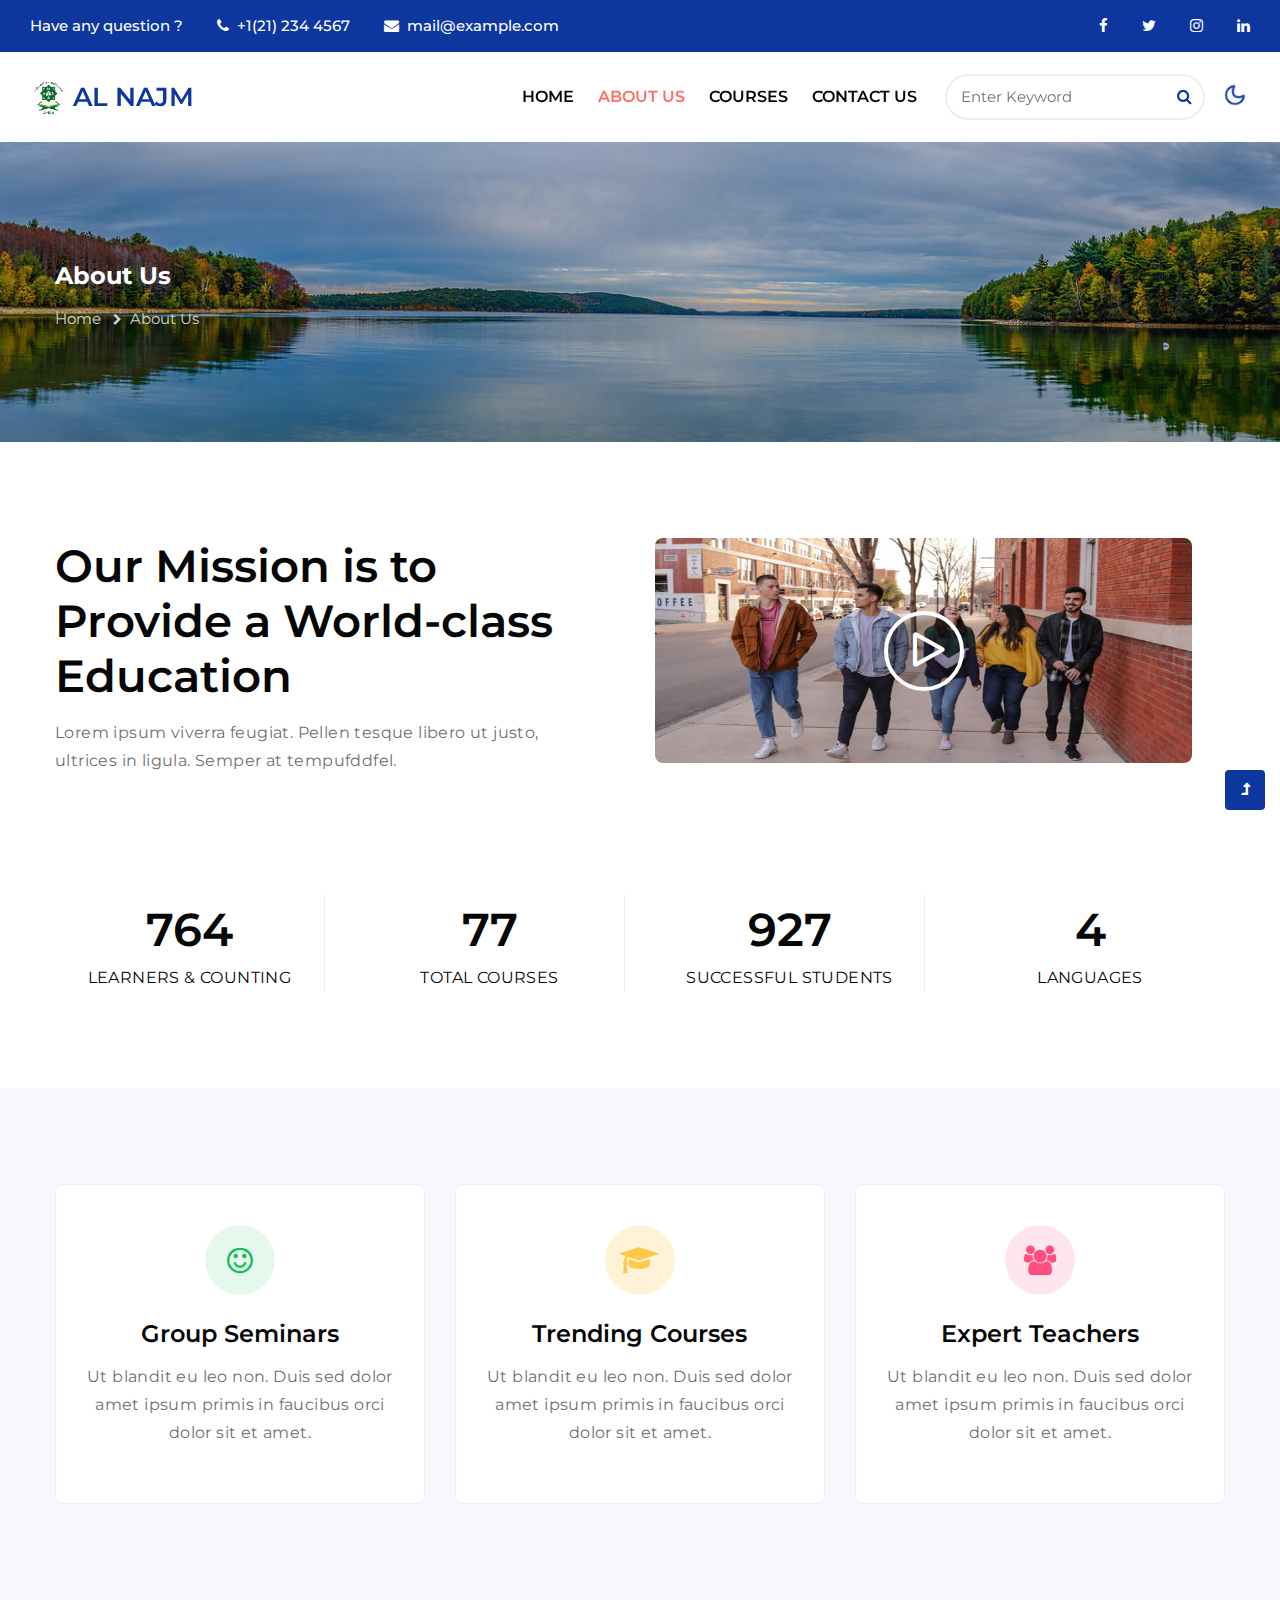
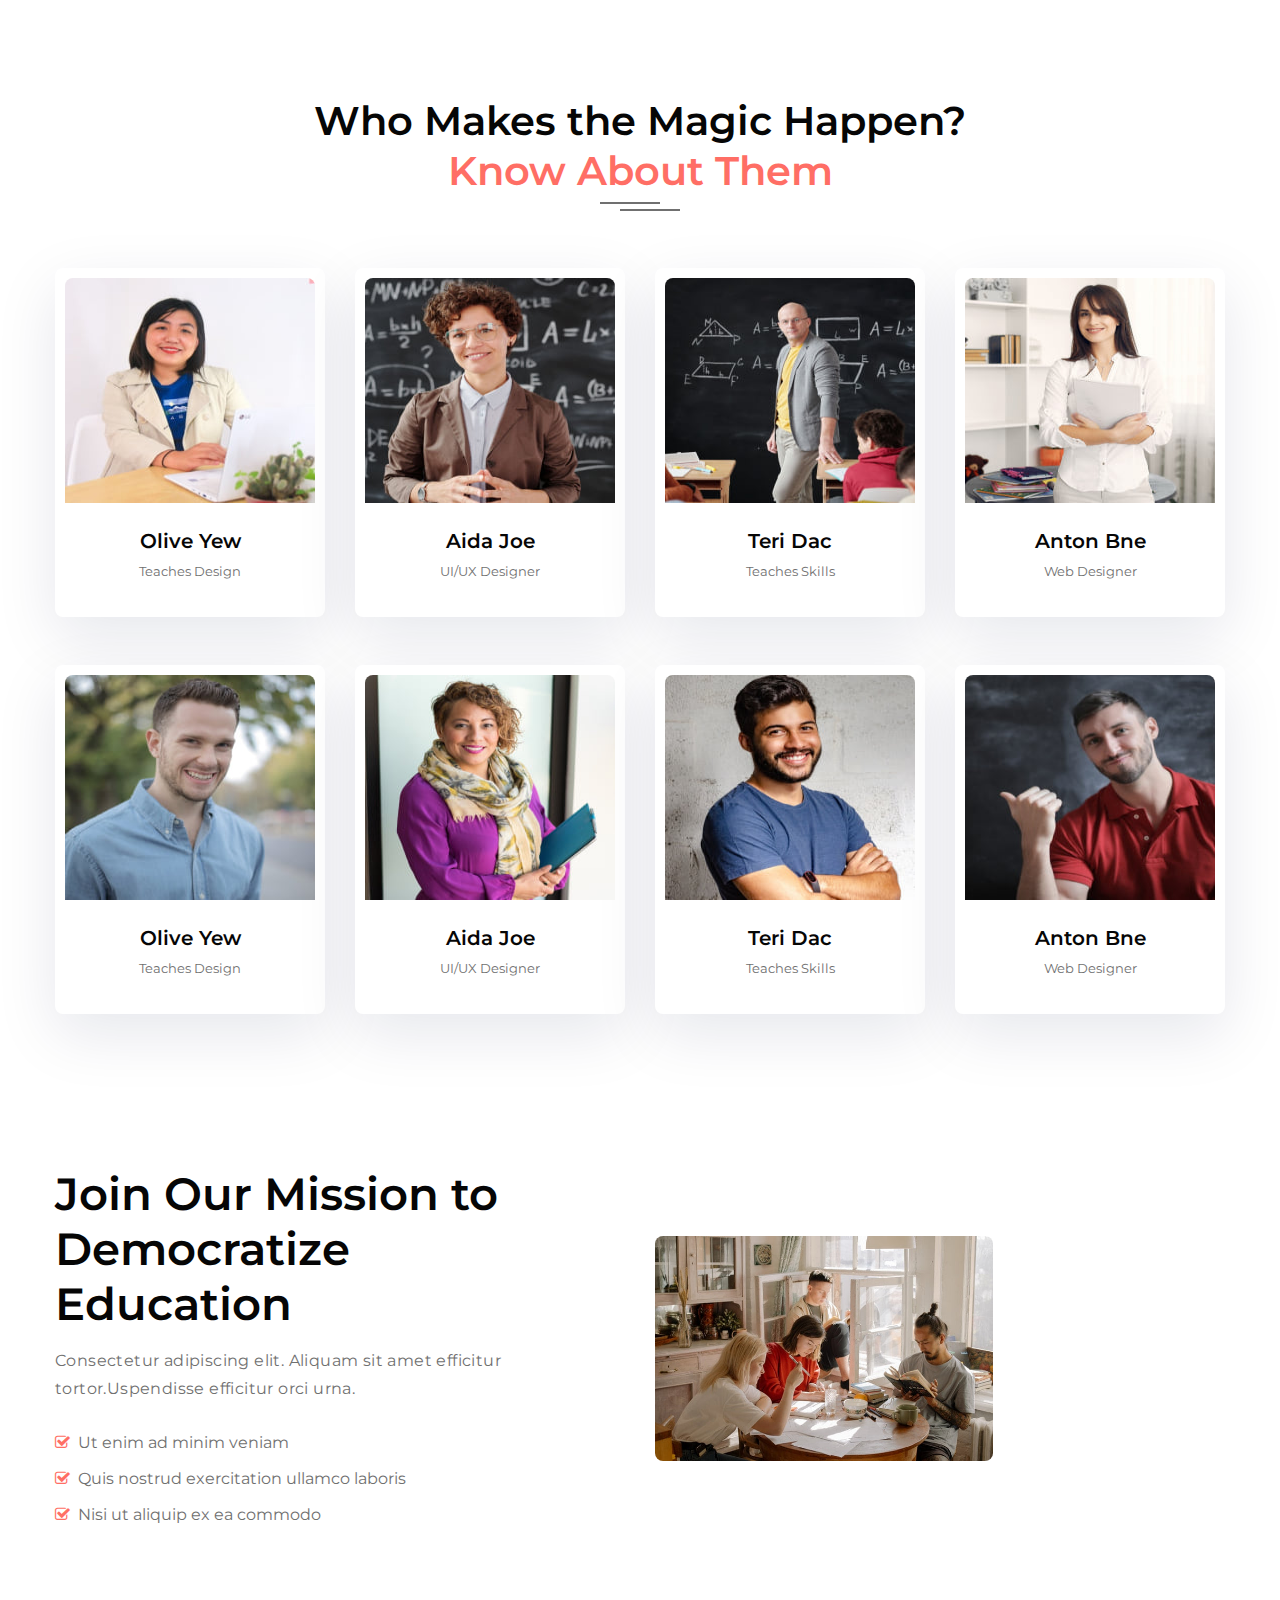
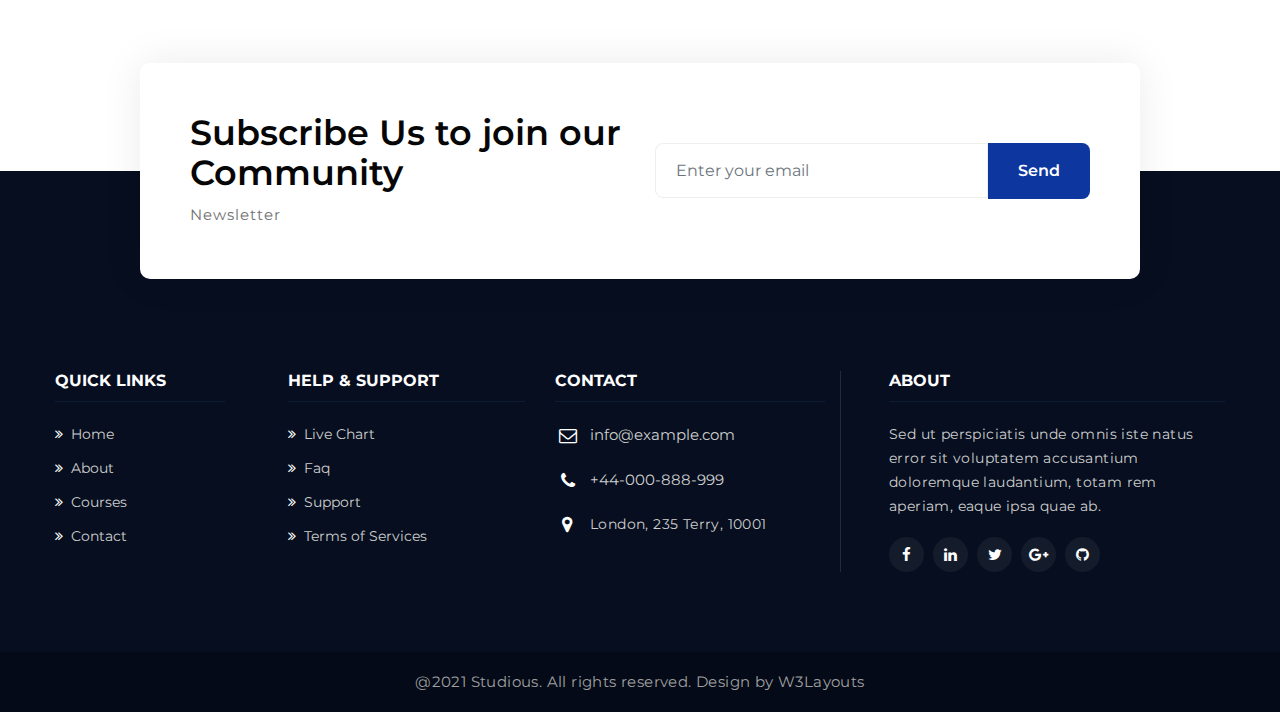
<file: about.html>
<!--
Author: W3layouts
Author URL: http://w3layouts.com
-->
<!doctype html>
<html lang="en">

<head>
    <!-- Required meta tags -->
    <meta charset="utf-8">
    <meta name="viewport" content="width=device-width, initial-scale=1, shrink-to-fit=no">
    <title>Studious - Education Category Responsive Website Template - Home : W3Layouts</title>
    <!-- google-fonts -->
    <link href="//fonts.googleapis.com/css2?family=Montserrat:wght@100;200;300;400;500;600;700;800;900&display=swap"
        rel="stylesheet">
    <!-- //google-fonts -->
    <!-- Template CSS Style link -->
    <link rel="stylesheet" href="assets/css/style-starter.css">
</head>

<body>
    <!-- top header -->
    <section class="w3l-top-header">
        <div class="container-fluid">
            <div class="top-content-w3ls d-flex align-items-center justify-content-between">
                <div class="top-headers">
                    <ul>
                        <li>
                            <a href="#help" class="d-sm-block d-none">Have any question ?</a>
                        </li>
                        <li>
                            <i class="fa fa-phone"></i><a href="tel:+1(21) 234 4567">+1(21) 234 4567</a>
                        </li>
                        <li>
                            <i class="fa fa-envelope"></i><a href="mailto:mail@example.com">mail@example.com</a>
                        </li>
                    </ul>
                </div>
                <div class="top-headers top-headers-2">
                    <ul>
                        <li>
                            <a href="#facebook"><span class="fa fa-facebook"></span></a>
                        </li>
                        <li>
                            <a href="#twitter"><span class="fa fa-twitter"></span></a>
                        </li>
                        <li>
                            <a href="#instagram"><span class="fa fa-instagram"></span></a>
                        </li>
                        <li class="mr-0">
                            <a href="#linkedin"><span class="fa fa-linkedin"></span></a>
                        </li>
                    </ul>
                </div>
            </div>
        </div>
    </section>
    <!-- //top header -->
    <!--header-->
    <header id="site-header" class="fixed-top">
        <div class="container-fluid">
            <nav class="navbar navbar-expand-lg stroke">
                <!-- <h1>
                    <a class="navbar-brand d-flex align-items-center" href="index.html">
                        <img src="assets/images/logo.png" alt="" class="mr-1" />Studious</a>
                </h1> -->
                <!-- if logo is image enable this    -->
                <a class="navbar-brand" href="index.html">
                    <img src="assets/images/logo.png" alt="AL NAJM" title="AL NAJM" style="height:35px;" /> AL NAJM
                </a>
                <button class="navbar-toggler  collapsed bg-gradient" type="button" data-toggle="collapse"
                    data-target="#navbarTogglerDemo02" aria-controls="navbarTogglerDemo02" aria-expanded="false"
                    aria-label="Toggle navigation">
                    <span class="navbar-toggler-icon fa icon-expand fa-bars"></span>
                    <span class="navbar-toggler-icon fa icon-close fa-times"></span>
                </button>

                <div class="collapse navbar-collapse" id="navbarTogglerDemo02">
                    <ul class="navbar-nav ml-lg-auto">
                        <li class="nav-item">
                            <a class="nav-link" href="index.html">Home <span class="sr-only">(current)</span></a>
                        </li>
                        <li class="nav-item active">
                            <a class="nav-link" href="about.html">About Us</a>
                        </li>
                        <li class="nav-item">
                            <a class="nav-link" href="courses.html">Courses</a>
                        </li>
                        <li class="nav-item">
                            <a class="nav-link" href="contact.html">Contact Us</a>
                        </li>
                        <!-- search button -->
                        <div class="search-right ml-lg-3">
                            <form action="#search" method="GET" class="search-box position-relative">
                                <div class="input-search">
                                    <input type="search" placeholder="Enter Keyword" name="search" required="required"
                                        autofocus="" class="search-popup">
                                </div>
                                <button type="submit" class="btn search-btn"><i class="fa fa-search"
                                        aria-hidden="true"></i></button>
                            </form>
                        </div>
                        <!-- //search button -->
                    </ul>
                </div>
                <!-- toggle switch for light and dark theme -->
                <div class="cont-ser-position">
                    <nav class="navigation">
                        <div class="theme-switch-wrapper">
                            <label class="theme-switch" for="checkbox">
                                <input type="checkbox" id="checkbox">
                                <div class="mode-container">
                                    <i class="gg-sun"></i>
                                    <i class="gg-moon"></i>
                                </div>
                            </label>
                        </div>
                    </nav>
                </div>
                <!-- //toggle switch for light and dark theme -->
            </nav>
        </div>
    </header>
    <!--//header-->

    <!-- inner banner -->
    <div class="inner-banner">
        <section class="w3l-breadcrumb">
            <div class="container">
                <h4 class="inner-text-title font-weight-bold text-white mb-sm-3 mb-2">About Us</h4>
                <ul class="breadcrumbs-custom-path">
                    <li><a href="index.html">Home</a></li>
                    <li class="active"><span class="fa fa-chevron-right mx-2" aria-hidden="true"></span>About Us</li>
                </ul>
            </div>
        </section>
    </div>
    <!-- //inner banner -->

    <!-- about section -->
    <section class="video-section py-5">
        <div class="container py-md-5 py-4">
            <div class="row">
                <div class="col-lg-6 about-right-faq align-self pr-lg-5">
                    <h3 class="title-big">Our Mission is to Provide a World‑class Education</h3>
                    <p class="mt-3">Lorem ipsum viverra feugiat. Pellen tesque libero ut justo,
                        ultrices in ligula. Semper at tempufddfel. </p>
                </div>
                <div class="col-lg-6 left-wthree-img-video text-righ pr-lg-5 mt-lg-0 mt-5">
                    <div class="position-relative text-center">
                        <img src="assets/images/about.jpg" alt="" class="img-fluid">
                        <a href="#small-dialog" class="popup-with-zoom-anim play-view text-center position-absolute">
                            <span class="video-play-icon">
                                <span class="fa fa-play"></span>
                            </span>
                        </a>

                        <!-- dialog itself, mfp-hide class is required to make dialog hidden -->
                        <div id="small-dialog" class="zoom-anim-dialog mfp-hide">
                            <iframe src="https://player.vimeo.com/video/83651159?title=0&byline=0&portrait=0"
                                frameborder="0" allow="autoplay; fullscreen" allowfullscreen></iframe>
                        </div>
                    </div>
                </div>
            </div>
        </div>
    </section>
    <!-- //about section -->

    <!-- stats -->
    <section class="w3_stats pb-5" id="stats">
        <div class="container pb-md-5 pb-4 pt-4">
            <div class="w3-stats">
                <div class="row text-center">
                    <div class="col-lg-3 col-sm-6">
                        <div class="counter">
                            <div class="timer count-title count-number" data-to="6300" data-speed="1500"></div>
                            <p class="count-text">Learners & counting</p>
                        </div>
                    </div>
                    <div class="col-lg-3 col-sm-6 mt-sm-0 mt-4">
                        <div class="counter">
                            <div class="timer count-title count-number" data-to="638" data-speed="1500"></div>
                            <p class="count-text">Total courses</p>
                        </div>
                    </div>
                    <div class="col-lg-3 col-sm-6 mt-lg-0 mt-4">
                        <div class="counter">
                            <div class="timer count-title count-number" data-to="7600" data-speed="1500"></div>
                            <p class="count-text">Successful students</p>
                        </div>
                    </div>
                    <div class="col-lg-3 col-sm-6 mt-lg-0 mt-4">
                        <div class="counter border-right-0">
                            <div class="timer count-title count-number" data-to="36" data-speed="1500"></div>
                            <p class="count-text">Languages</p>
                        </div>
                    </div>
                </div>
            </div>
        </div>
    </section>
    <!-- //stats -->

    <!-- about-bootom grids -->
    <section class="w3l-bottom-about py-5">
        <div class="container py-md-5 py-4">
            <div class="grids-area-hny main-cont-wthree-fea row">
                <div class="col-lg-4 col-md-6 grids-feature">
                    <div class="area-box">
                        <span class="fa fa-smile-o" aria-hidden="true"></span>
                        <h4><a href="#feature" class="title-head">Group Seminars</a></h4>
                        <p class="mb-3">Ut blandit eu leo non. Duis sed dolor amet ipsum primis
                            in faucibus orci dolor sit et amet.</p>
                    </div>
                </div>
                <div class="col-lg-4 col-md-6 grids-feature mt-md-0 mt-4">
                    <div class="area-box">
                        <span class="fa fa-graduation-cap icon-style-2" aria-hidden="true"></span>
                        <h4><a href="#feature" class="title-head">Trending Courses</a></h4>
                        <p class="mb-3">Ut blandit eu leo non. Duis sed dolor amet ipsum primis
                            in faucibus orci dolor sit et amet.</p>
                    </div>
                </div>
                <div class="col-lg-4 col-md-6 grids-feature mt-lg-0 mt-4">
                    <div class="area-box">
                        <span class="fa fa-users icon-style-3" aria-hidden="true"></span>
                        <h4><a href="#feature" class="title-head">Expert Teachers</a></h4>
                        <p class="mb-3">Ut blandit eu leo non. Duis sed dolor amet ipsum primis
                            in faucibus orci dolor sit et amet.</p>
                    </div>
                </div>
            </div>
        </div>
    </section>
    <!-- //bottom-grids-->

    <!-- team section -->
    <section class="w3l-team py-sm-5 pb-sm-0 pb-5">
        <div class="container py-md-5 py-4">
            <div class="title-heading-w3 text-center mx-auto mb-5 pb-sm-4">
                <h3 class="title-main">Who Makes the Magic Happen? <span>Know About Them</span></h3>
            </div>
            <div class="row text-center">
                <div class="col-lg-3 col-sm-6">
                    <div class="team-block-single">
                        <div class="team-grids">
                            <a href="#team-single">
                                <img src="assets/images/team1.jpg" class="img-fluid" alt="">
                                <div class="team-info">
                                    <div class="social-icons-section">
                                        <a class="fac" href="#facebook">
                                            <span class="fa fa-facebook"></span>
                                        </a>
                                        <a class="twitter mx-2" href="#twitter">
                                            <span class="fa fa-twitter"></span>
                                        </a>
                                        <a class="google" href="#google-plus">
                                            <span class="fa fa-google-plus"></span>
                                        </a>
                                    </div>
                                </div>
                            </a>
                        </div>
                        <div class="team-bottom-block p-4">
                            <h5 class="member mb-1"><a href="#team">Olive Yew</a></h5>
                            <small>Teaches Design</small>
                        </div>
                    </div>
                </div>
                <div class="col-lg-3 col-sm-6 mt-sm-0 mt-5">
                    <div class="team-block-single">
                        <div class="team-grids">
                            <a href="#team-single">
                                <img src="assets/images/team2.jpg" class="img-fluid" alt="">
                                <div class="team-info">
                                    <div class="social-icons-section">
                                        <a class="fac" href="#facebook">
                                            <span class="fa fa-facebook"></span>
                                        </a>
                                        <a class="twitter mx-2" href="#twitter">
                                            <span class="fa fa-twitter"></span>
                                        </a>
                                        <a class="google" href="#google-plus">
                                            <span class="fa fa-google-plus"></span>
                                        </a>
                                    </div>
                                </div>
                            </a>
                        </div>
                        <div class="team-bottom-block p-4">
                            <h5 class="member mb-1 active"><a href="#team">Aida Joe</a></h5>
                            <small>UI/UX Designer</small>
                        </div>
                    </div>
                </div>
                <div class="col-lg-3 col-sm-6 mt-lg-0 mt-5">
                    <div class="team-block-single">
                        <div class="team-grids">
                            <a href="#team-single">
                                <img src="assets/images/team3.jpg" class="img-fluid" alt="">
                                <div class="team-info">
                                    <div class="social-icons-section">
                                        <a class="fac" href="#facebook">
                                            <span class="fa fa-facebook"></span>
                                        </a>
                                        <a class="twitter mx-2" href="#twitter">
                                            <span class="fa fa-twitter"></span>
                                        </a>
                                        <a class="google" href="#google-plus">
                                            <span class="fa fa-google-plus"></span>
                                        </a>
                                    </div>
                                </div>
                            </a>
                        </div>
                        <div class="team-bottom-block p-4">
                            <h5 class="member mb-1"><a href="#team">Teri Dac</a></h5>
                            <small>Teaches Skills</small>
                        </div>
                    </div>
                </div>
                <div class="col-lg-3 col-sm-6 mt-lg-0 mt-5">
                    <div class="team-block-single">
                        <div class="team-grids">
                            <a href="#team-single">
                                <img src="assets/images/team4.jpg" class="img-fluid" alt="">
                                <div class="team-info">
                                    <div class="social-icons-section">
                                        <a class="fac" href="#facebook">
                                            <span class="fa fa-facebook"></span>
                                        </a>
                                        <a class="twitter mx-2" href="#twitter">
                                            <span class="fa fa-twitter"></span>
                                        </a>
                                        <a class="google" href="#google-plus">
                                            <span class="fa fa-google-plus"></span>
                                        </a>
                                    </div>
                                </div>
                            </a>
                        </div>
                        <div class="team-bottom-block p-4">
                            <h5 class="member mb-1"><a href="#team">Anton Bne</a></h5>
                            <small>Web Designer</small>
                        </div>
                    </div>
                </div>
                <div class="col-lg-3 col-sm-6 mt-5">
                    <div class="team-block-single">
                        <div class="team-grids">
                            <a href="#team-single">
                                <img src="assets/images/team5.jpg" class="img-fluid" alt="">
                                <div class="team-info">
                                    <div class="social-icons-section">
                                        <a class="fac" href="#facebook">
                                            <span class="fa fa-facebook"></span>
                                        </a>
                                        <a class="twitter mx-2" href="#twitter">
                                            <span class="fa fa-twitter"></span>
                                        </a>
                                        <a class="google" href="#google-plus">
                                            <span class="fa fa-google-plus"></span>
                                        </a>
                                    </div>
                                </div>
                            </a>
                        </div>
                        <div class="team-bottom-block p-4">
                            <h5 class="member mb-1"><a href="#team">Olive Yew</a></h5>
                            <small>Teaches Design</small>
                        </div>
                    </div>
                </div>
                <div class="col-lg-3 col-sm-6 mt-5">
                    <div class="team-block-single">
                        <div class="team-grids">
                            <a href="#team-single">
                                <img src="assets/images/team6.jpg" class="img-fluid" alt="">
                                <div class="team-info">
                                    <div class="social-icons-section">
                                        <a class="fac" href="#facebook">
                                            <span class="fa fa-facebook"></span>
                                        </a>
                                        <a class="twitter mx-2" href="#twitter">
                                            <span class="fa fa-twitter"></span>
                                        </a>
                                        <a class="google" href="#google-plus">
                                            <span class="fa fa-google-plus"></span>
                                        </a>
                                    </div>
                                </div>
                            </a>
                        </div>
                        <div class="team-bottom-block p-4">
                            <h5 class="member mb-1 active"><a href="#team">Aida Joe</a></h5>
                            <small>UI/UX Designer</small>
                        </div>
                    </div>
                </div>
                <div class="col-lg-3 col-sm-6 mt-5">
                    <div class="team-block-single">
                        <div class="team-grids">
                            <a href="#team-single">
                                <img src="assets/images/team7.jpg" class="img-fluid" alt="">
                                <div class="team-info">
                                    <div class="social-icons-section">
                                        <a class="fac" href="#facebook">
                                            <span class="fa fa-facebook"></span>
                                        </a>
                                        <a class="twitter mx-2" href="#twitter">
                                            <span class="fa fa-twitter"></span>
                                        </a>
                                        <a class="google" href="#google-plus">
                                            <span class="fa fa-google-plus"></span>
                                        </a>
                                    </div>
                                </div>
                            </a>
                        </div>
                        <div class="team-bottom-block p-4">
                            <h5 class="member mb-1"><a href="#team">Teri Dac</a></h5>
                            <small>Teaches Skills</small>
                        </div>
                    </div>
                </div>
                <div class="col-lg-3 col-sm-6 mt-5">
                    <div class="team-block-single">
                        <div class="team-grids">
                            <a href="#team-single">
                                <img src="assets/images/team8.jpg" class="img-fluid" alt="">
                                <div class="team-info">
                                    <div class="social-icons-section">
                                        <a class="fac" href="#facebook">
                                            <span class="fa fa-facebook"></span>
                                        </a>
                                        <a class="twitter mx-2" href="#twitter">
                                            <span class="fa fa-twitter"></span>
                                        </a>
                                        <a class="google" href="#google-plus">
                                            <span class="fa fa-google-plus"></span>
                                        </a>
                                    </div>
                                </div>
                            </a>
                        </div>
                        <div class="team-bottom-block p-4">
                            <h5 class="member mb-1"><a href="#team">Anton Bne</a></h5>
                            <small>Web Designer</small>
                        </div>
                    </div>
                </div>
            </div>
        </div>
    </section>
    <!-- //team setion -->

    <!-- about section -->
    <section class="w3l-about-3 pb-5 pt-2">
        <div class="container py-md-5 py-4 mb-5">
            <div class="row align-items-center justify-content-between">
                <div class="col-lg-6 pr-lg-5">
                    <h3 class="title-big">Join Our Mission to Democratize Education</h3>
                    <p class="mt-3">Consectetur adipiscing elit. Aliquam sit amet
                        efficitur tortor.Uspendisse efficitur orci urna.</p>
                    <ul class="list-about-2 mt-sm-4 mt-3">
                        <li class="py-1"><i class="fa fa-check-square-o mr-2" aria-hidden="true"></i>Ut enim ad minim
                            veniam</li>
                        <li class="py-2"><i class="fa fa-check-square-o mr-2" aria-hidden="true"></i>Quis nostrud
                            exercitation
                            ullamco
                            laboris</li>
                        <li class="py-1"><i class="fa fa-check-square-o mr-2" aria-hidden="true"></i>Nisi ut aliquip ex
                            ea commodo</li>
                    </ul>
                </div>
                <div class="col-lg-6 about-2-secs-right mt-lg-0 mt-5">
                    <img src="assets/images/about1.jpg" alt="" class="img-fluid img-responsive" />
                </div>
            </div>
        </div>
    </section>
    <!-- //about section -->

    <!-- footer -->
    <footer class="w3l-footer-22 position-relative mt-5 pt-5">
        <div class="footer-sub">
            <div class="container">
                <div class="text-txt">
                    <div class="right-side">
                        <!-- form section -->
                        <div class="row align-items-center w3l-forms-9">
                            <div class="main-midd col-md-6">
                                <h4 class="title-head mb-lg-2">Subscribe Us to join our Community </h4>
                                <p>Newsletter</p>
                            </div>
                            <div class="main-midd-2 col-md-6 mt-md-0 mt-4">
                                <form action="#url" method="GET" class="rightside-form">
                                    <input type="email" class="form-control" name="email"
                                        placeholder="Enter your email">
                                    <button class="btn" type="submit">Send</button>
                                </form>
                            </div>
                        </div>
                        <!-- //form section -->
                    </div>
                    <div class="row sub-columns">
                        <div class="col-lg-2 col-sm-6 sub-two-right">
                            <h6>Quick links</h6>
                            <ul>
                                <li><a href="index.html"><span class="fa fa-angle-double-right mr-2"></span>Home</a>
                                </li>
                                <li><a href="about.html"><span class="fa fa-angle-double-right mr-2"></span>About</a>
                                </li>
                                <li><a href="courses.html"><span
                                            class="fa fa-angle-double-right mr-2"></span>Courses</a></li>
                                <li><a href="contact.html"><span
                                            class="fa fa-angle-double-right mr-2"></span>Contact</a></li>
                            </ul>
                        </div>
                        <div class="col-lg-3 col-sm-6 sub-two-right pl-lg-5 mt-sm-0 mt-4">
                            <h6>Help & Support</h6>
                            <ul>
                                <li><a href="#live"><span class="fa fa-angle-double-right mr-2"></span>Live
                                        Chart</a></li>
                                <li><a href="#faq"><span class="fa fa-angle-double-right mr-2"></span>Faq</a>
                                </li>
                                <li><a href="#support"><span class="fa fa-angle-double-right mr-2"></span>Support</a>
                                </li>
                                <li><a href="#terms"><span class="fa fa-angle-double-right mr-2"></span>Terms
                                        of Services</a></li>
                            </ul>
                        </div>
                        <div class="col-lg-3 col-sm-6 sub-one-left mt-lg-0 mt-sm-5 mt-4">
                            <h6>Contact </h6>
                            <div class="column2">
                                <div class="href1"><span class="fa fa-envelope-o" aria-hidden="true"></span><a
                                        href="mailto:info@example.com">info@example.com</a>
                                </div>
                                <div class="href2"><span class="fa fa-phone" aria-hidden="true"></span><a
                                        href="tel:+44-000-888-999">+44-000-888-999</a>
                                </div>
                                <div>
                                    <p class="contact-para"><span class="fa fa-map-marker"
                                            aria-hidden="true"></span>London, 235 Terry, 10001</p>
                                </div>
                            </div>
                        </div>
                        <div class="col-lg-4 col-sm-6 sub-one-left ab-right-cont pl-lg-5 mt-lg-0 mt-sm-5 mt-4">
                            <h6>About </h6>
                            <p>Sed ut perspiciatis unde omnis iste natus error sit voluptatem accusantium
                                doloremque
                                laudantium, totam rem aperiam, eaque ipsa quae ab.</p>
                            <div class="columns-2">
                                <ul class="social">
                                    <li><a href="#facebook"><span class="fa fa-facebook" aria-hidden="true"></span></a>
                                    </li>
                                    <li><a href="#linkedin"><span class="fa fa-linkedin" aria-hidden="true"></span></a>
                                    </li>
                                    <li><a href="#twitter"><span class="fa fa-twitter" aria-hidden="true"></span></a>
                                    </li>
                                    <li><a href="#google"><span class="fa fa-google-plus" aria-hidden="true"></span></a>
                                    </li>
                                    <li><a href="#github"><span class="fa fa-github" aria-hidden="true"></span></a>
                                    </li>
                                </ul>
                            </div>
                        </div>
                    </div>
                </div>
            </div>
        </div>
        <!-- copyright -->
        <div class="copyright-footer text-center">
            <div class="container">
                <div class="columns">
                    <p>@2021 Studious. All rights reserved. Design by <a href="https://w3layouts.com/"
                            target="_blank"></a>
                        W3Layouts</a>
                    </p>
                </div>
            </div>
        </div>
        <!-- //copyright -->
    </footer>
    <!-- //footer -->

    <!-- Js scripts -->
    <!-- move top -->
    <button onclick="topFunction()" id="movetop" title="Go to top">
        <span class="fa fa-level-up" aria-hidden="true"></span>
    </button>
    <script>
        // When the user scrolls down 20px from the top of the document, show the button
        window.onscroll = function () {
            scrollFunction()
        };

        function scrollFunction() {
            if (document.body.scrollTop > 20 || document.documentElement.scrollTop > 20) {
                document.getElementById("movetop").style.display = "block";
            } else {
                document.getElementById("movetop").style.display = "none";
            }
        }

        // When the user clicks on the button, scroll to the top of the document
        function topFunction() {
            document.body.scrollTop = 0;
            document.documentElement.scrollTop = 0;
        }
    </script>
    <!-- //move top -->

    <!-- common jquery plugin -->
    <script src="assets/js/jquery-3.3.1.min.js"></script>
    <!-- //common jquery plugin -->

    <!-- magnific popup -->
    <script src="assets/js/jquery.magnific-popup.min.js"></script>
    <script>
        $(document).ready(function () {
            $('.popup-with-zoom-anim').magnificPopup({
                type: 'inline',

                fixedContentPos: false,
                fixedBgPos: true,

                overflowY: 'auto',

                closeBtnInside: true,
                preloader: false,

                midClick: true,
                removalDelay: 300,
                mainClass: 'my-mfp-zoom-in'
            });

            $('.popup-with-move-anim').magnificPopup({
                type: 'inline',

                fixedContentPos: false,
                fixedBgPos: true,

                overflowY: 'auto',

                closeBtnInside: true,
                preloader: false,

                midClick: true,
                removalDelay: 300,
                mainClass: 'my-mfp-slide-bottom'
            });
        });
    </script>
    <!-- //magnific popup -->

    <!-- counter for stats -->
    <script src="assets/js/counter.js"></script>
    <!-- //counter for stats -->

    <!-- theme switch js (light and dark)-->
    <script src="assets/js/theme-change.js"></script>
    <script>
        function autoType(elementClass, typingSpeed) {
            var thhis = $(elementClass);
            thhis.css({
                "position": "relative",
                "display": "inline-block"
            });
            thhis.prepend('<div class="cursor" style="right: initial; left:0;"></div>');
            thhis = thhis.find(".text-js");
            var text = thhis.text().trim().split('');
            var amntOfChars = text.length;
            var newString = "";
            thhis.text("|");
            setTimeout(function () {
                thhis.css("opacity", 1);
                thhis.prev().removeAttr("style");
                thhis.text("");
                for (var i = 0; i < amntOfChars; i++) {
                    (function (i, char) {
                        setTimeout(function () {
                            newString += char;
                            thhis.text(newString);
                        }, i * typingSpeed);
                    })(i + 1, text[i]);
                }
            }, 1500);
        }

        $(document).ready(function () {
            // Now to start autoTyping just call the autoType function with the 
            // class of outer div
            // The second paramter is the speed between each letter is typed.   
            autoType(".type-js", 200);
        });
    </script>
    <!-- //theme switch js (light and dark)-->

    <!-- MENU-JS -->
    <script>
        $(window).on("scroll", function () {
            var scroll = $(window).scrollTop();

            if (scroll >= 80) {
                $("#site-header").addClass("nav-fixed");
            } else {
                $("#site-header").removeClass("nav-fixed");
            }
        });

        //Main navigation Active Class Add Remove
        $(".navbar-toggler").on("click", function () {
            $("header").toggleClass("active");
        });
        $(document).on("ready", function () {
            if ($(window).width() > 991) {
                $("header").removeClass("active");
            }
            $(window).on("resize", function () {
                if ($(window).width() > 991) {
                    $("header").removeClass("active");
                }
            });
        });
    </script>
    <!-- //MENU-JS -->

    <!-- disable body scroll which navbar is in active -->
    <script>
        $(function () {
            $('.navbar-toggler').click(function () {
                $('body').toggleClass('noscroll');
            })
        });
    </script>
    <!-- //disable body scroll which navbar is in active -->

    <!--bootstrap-->
    <script src="assets/js/bootstrap.min.js"></script>
    <!-- //bootstrap-->
    <!-- //Js scripts -->
</body>

</html>
</file>
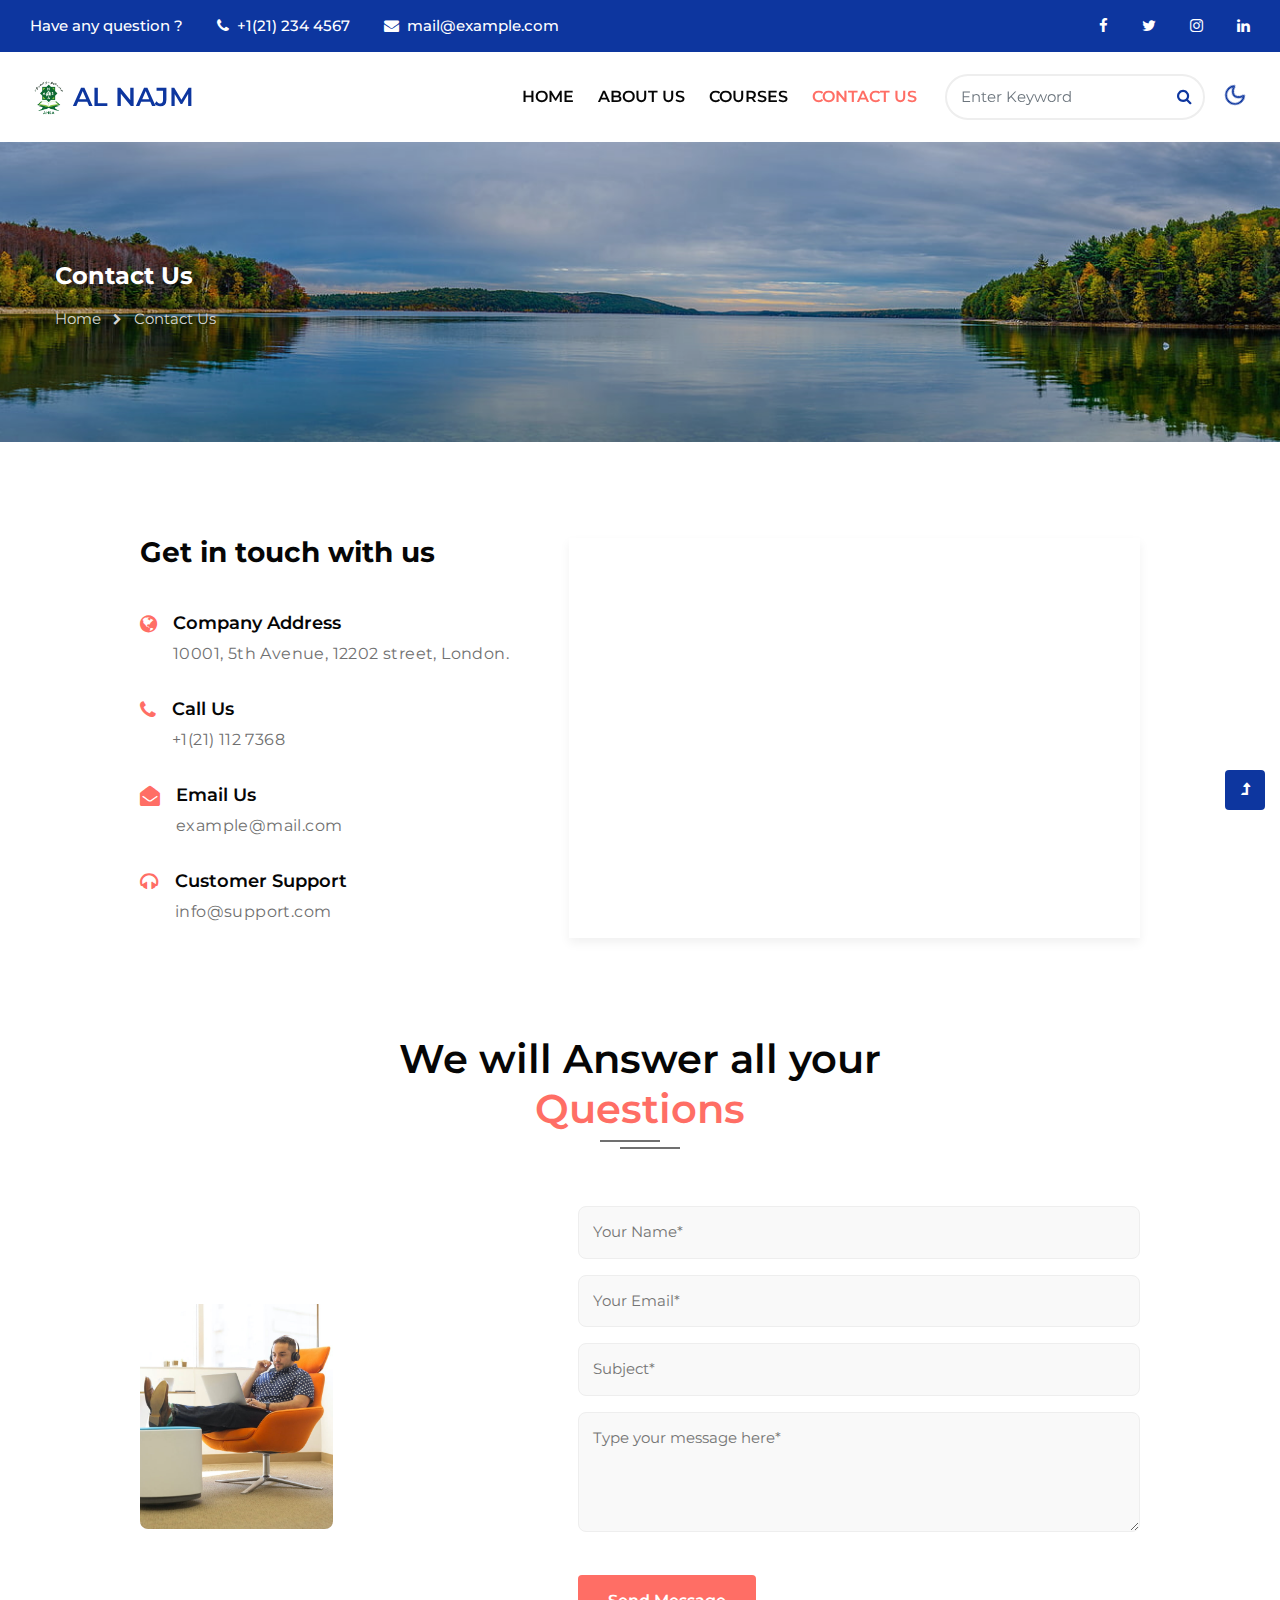
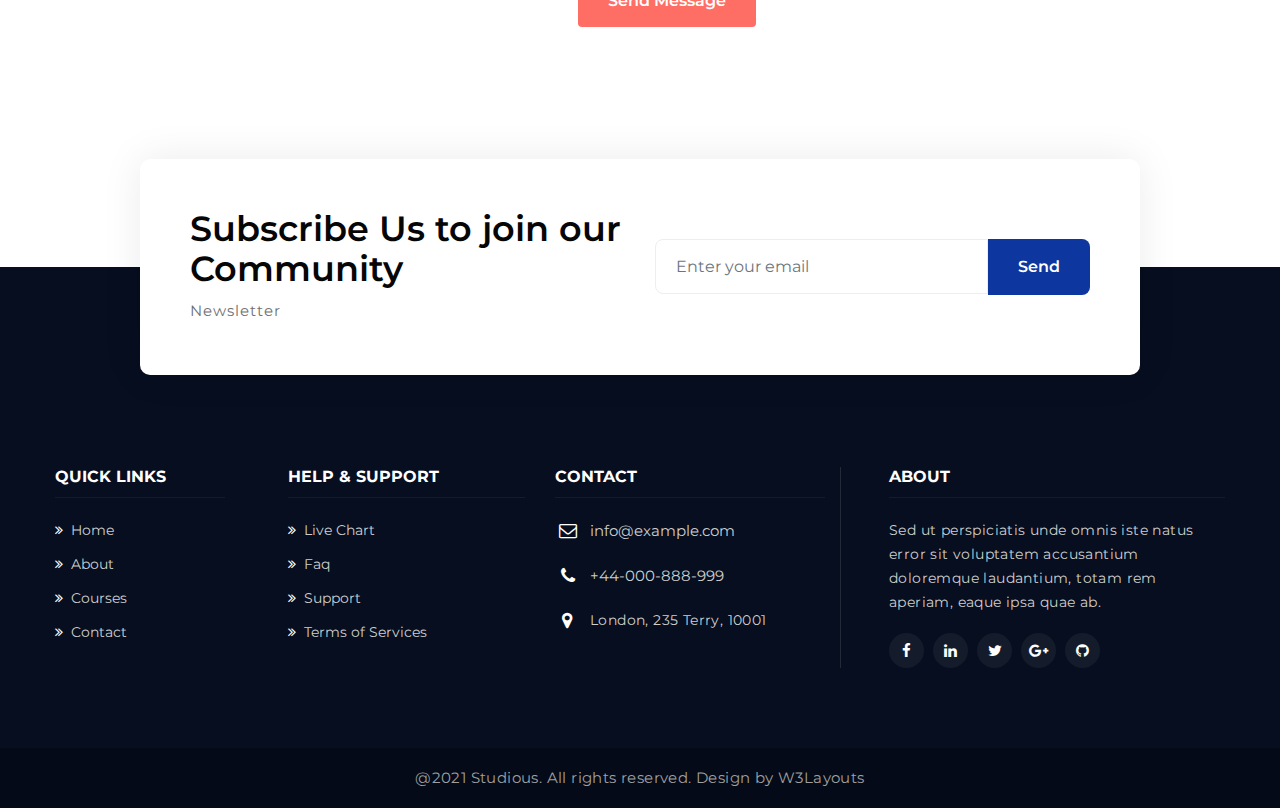
<file: contact.html>
<!--
Author: W3layouts
Author URL: http://w3layouts.com
-->
<!doctype html>
<html lang="en">

<head>
    <!-- Required meta tags -->
    <meta charset="utf-8">
    <meta name="viewport" content="width=device-width, initial-scale=1, shrink-to-fit=no">
    <title>Studious - Education Category Responsive Website Template - Contact : W3Layouts</title>
    <!-- google-fonts -->
    <link href="//fonts.googleapis.com/css2?family=Montserrat:wght@100;200;300;400;500;600;700;800;900&display=swap"
        rel="stylesheet">
    <!-- //google-fonts -->
    <!-- Template CSS Style link -->
    <link rel="stylesheet" href="assets/css/style-starter.css">
</head>

<body>
    <!-- top header -->
    <section class="w3l-top-header">
        <div class="container-fluid">
            <div class="top-content-w3ls d-flex align-items-center justify-content-between">
                <div class="top-headers">
                    <ul>
                        <li>
                            <a href="#help" class="d-sm-block d-none">Have any question ?</a>
                        </li>
                        <li>
                            <i class="fa fa-phone"></i><a href="tel:+1(21) 234 4567">+1(21) 234 4567</a>
                        </li>
                        <li>
                            <i class="fa fa-envelope"></i><a href="mailto:mail@example.com">mail@example.com</a>
                        </li>
                    </ul>
                </div>
                <div class="top-headers top-headers-2">
                    <ul>
                        <li>
                            <a href="#facebook"><span class="fa fa-facebook"></span></a>
                        </li>
                        <li>
                            <a href="#twitter"><span class="fa fa-twitter"></span></a>
                        </li>
                        <li>
                            <a href="#instagram"><span class="fa fa-instagram"></span></a>
                        </li>
                        <li class="mr-0">
                            <a href="#linkedin"><span class="fa fa-linkedin"></span></a>
                        </li>
                    </ul>
                </div>
            </div>
        </div>
    </section>
    <!-- //top header -->
    <!--header-->
    <header id="site-header" class="fixed-top">
        <div class="container-fluid">
            <nav class="navbar navbar-expand-lg stroke">
                <!-- <h1>
                    <a class="navbar-brand d-flex align-items-center" href="index.html">
                        <img src="assets/images/logo.png" alt="" class="mr-1" />Studious</a>
                </h1> -->
                <!-- if logo is image enable this    -->
                <a class="navbar-brand" href="index.html">
                    <img src="assets/images/logo.png" alt="AL NAJM" title="AL NAJM" style="height:35px;" /> AL NAJM
                </a>
                <button class="navbar-toggler  collapsed bg-gradient" type="button" data-toggle="collapse"
                    data-target="#navbarTogglerDemo02" aria-controls="navbarTogglerDemo02" aria-expanded="false"
                    aria-label="Toggle navigation">
                    <span class="navbar-toggler-icon fa icon-expand fa-bars"></span>
                    <span class="navbar-toggler-icon fa icon-close fa-times"></span>
                </button>

                <div class="collapse navbar-collapse" id="navbarTogglerDemo02">
                    <ul class="navbar-nav ml-lg-auto">
                        <li class="nav-item">
                            <a class="nav-link" href="index.html">Home <span class="sr-only">(current)</span></a>
                        </li>
                        <li class="nav-item">
                            <a class="nav-link" href="about.html">About Us</a>
                        </li>
                        <li class="nav-item">
                            <a class="nav-link" href="courses.html">Courses</a>
                        </li>
                        <li class="nav-item active">
                            <a class="nav-link" href="contact.html">Contact Us</a>
                        </li>
                        <!-- search button -->
                        <div class="search-right ml-lg-3">
                            <form action="#search" method="GET" class="search-box position-relative">
                                <div class="input-search">
                                    <input type="search" placeholder="Enter Keyword" name="search" required="required"
                                        autofocus="" class="search-popup">
                                </div>
                                <button type="submit" class="btn search-btn"><i class="fa fa-search"
                                        aria-hidden="true"></i></button>
                            </form>
                        </div>
                        <!-- //search button -->
                    </ul>
                </div>
                <!-- toggle switch for light and dark theme -->
                <div class="cont-ser-position">
                    <nav class="navigation">
                        <div class="theme-switch-wrapper">
                            <label class="theme-switch" for="checkbox">
                                <input type="checkbox" id="checkbox">
                                <div class="mode-container">
                                    <i class="gg-sun"></i>
                                    <i class="gg-moon"></i>
                                </div>
                            </label>
                        </div>
                    </nav>
                </div>
                <!-- //toggle switch for light and dark theme -->
            </nav>
        </div>
    </header>
    <!--//header-->

    <!-- inner banner -->
    <div class="inner-banner">
        <section class="w3l-breadcrumb">
            <div class="container">
                <h4 class="inner-text-title font-weight-bold text-white mb-sm-3 mb-2">Contact Us</h4>
                <ul class="breadcrumbs-custom-path">
                    <li><a href="index.html">Home</a></li>
                    <li class="active"><span class="fa fa-chevron-right mx-2" aria-hidden="true"></span> Contact Us</li>
                </ul>
            </div>
        </section>
    </div>
    <!-- //inner banner -->

    <!-- contact page -->
    <section class="w3l-contact py-5" id="contact">
        <div class="container py-md-5 py-4 mb-5">
            <div class="mx-auto" style="max-width:1000px">
                <div class="row contact-block">
                    <div class="col-md-5 contact-left">
                        <h3 class="font-weight-bold mb-md-5 mb-4">Get in touch with us</h3>
                        <div class="cont-details">
                            <div class="d-flex contact-grid">
                                <div class="cont-left text-center mr-3">
                                    <span class="fa fa-globe"></span>
                                </div>
                                <div class="cont-right">
                                    <h6>Company Address</h6>
                                    <p>10001, 5th Avenue, 12202 street, London.</p>
                                </div>
                            </div>
                            <div class="d-flex contact-grid mt-4 pt-lg-2">
                                <div class="cont-left text-center mr-3">
                                    <span class="fa fa-phone"></span>
                                </div>
                                <div class="cont-right">
                                    <h6>Call Us</h6>
                                    <p><a href="tel:+1(21) 234 4567">+1(21) 112 7368</a></p>
                                </div>
                            </div>
                            <div class="d-flex contact-grid mt-4 pt-lg-2">
                                <div class="cont-left text-center mr-3">
                                    <span class="fa fa-envelope-open"></span>
                                </div>
                                <div class="cont-right">
                                    <h6>Email Us</h6>
                                    <p><a href="mailto:example@mail.com" class="mail">example@mail.com</a></p>
                                </div>
                            </div>
                            <div class="d-flex contact-grid mt-4 pt-lg-2">
                                <div class="cont-left text-center mr-3">
                                    <span class="fa fa-headphones"></span>
                                </div>
                                <div class="cont-right">
                                    <h6>Customer Support</h6>
                                    <p><a href="mailto:info@support.com" class="mail">info@support.com</a></p>
                                </div>
                            </div>
                        </div>
                    </div>
                    <div class="col-md-7 mt-md-0 mt-4">
                        <div class="map-iframe">
                            <iframe
                                src="https://www.google.com/maps/embed?pb=!1m18!1m12!1m3!1d3151.1445270425706!2d76.0508213!3d10.553152500000001!2m3!1f0!2f0!3f0!3m2!1i1024!2i768!4f13.1!3m3!1m2!1s0x3ba793953995575f%3A0xd377e85f00dc49af!2sMarhoom%20Ahmadunni%20haji%20maqbara%2CSwalathu%20pura!5e1!3m2!1sen!2sin!4v1676829381731!5m2!1sen!2sin"
                                width="100%" height="400" frameborder="0" allowfullscreen=""></iframe>
                        </div>
                    </div>
                </div>
                <!-- contact form -->
                <div class="contact-form-sec pt-5 mt-md-5">
                    <div class="title-heading-w3 text-center mx-auto mb-5 pb-sm-4">
                        <h3 class="title-main">We will Answer all your <span>Questions</span></h3>
                    </div>
                    <div class="row contact-block align-items-center">
                        <div class="col-md-5 contact-left">
                            <img src="assets/images/contact.jpg" alt="" class="img-fluid img-responsive">
                        </div>
                        <div class="col-md-7 contact-right mt-md-0 mt-4 pl-lg-4">
                            <form action="https://sendmail.w3layouts.com/submitForm" method="post" class="signin-form">
                                <div class="input-grids">
                                    <input type="text" name="w3lName" id="w3lName" placeholder="Your Name*"
                                        class="contact-input" required="" />
                                    <input type="email" name="w3lSender" id="w3lSender" placeholder="Your Email*"
                                        class="contact-input" required="" />
                                    <input type="text" name="w3lSubect" id="w3lSubect" placeholder="Subject*"
                                        class="contact-input" required="" />
                                </div>
                                <div class="form-input">
                                    <textarea name="w3lMessage" id="w3lMessage" placeholder="Type your message here*"
                                        required=""></textarea>
                                </div>
                                <button class="btn btn-style btn-style-secondary mt-sm-3">Send Message</button>
                            </form>
                        </div>
                    </div>
                </div>
                <!-- //contact form -->
            </div>
        </div>
    </section>
    <!-- //contact page -->

    <!-- footer -->
    <footer class="w3l-footer-22 position-relative mt-5 pt-5">
        <div class="footer-sub">
            <div class="container">
                <div class="text-txt">
                    <div class="right-side">
                        <!-- form section -->
                        <div class="row align-items-center w3l-forms-9">
                            <div class="main-midd col-md-6">
                                <h4 class="title-head mb-lg-2">Subscribe Us to join our Community </h4>
                                <p>Newsletter</p>
                            </div>
                            <div class="main-midd-2 col-md-6 mt-md-0 mt-4">
                                <form action="#url" method="GET" class="rightside-form">
                                    <input type="email" class="form-control" name="email"
                                        placeholder="Enter your email">
                                    <button class="btn" type="submit">Send</button>
                                </form>
                            </div>
                        </div>
                        <!-- //form section -->
                    </div>
                    <div class="row sub-columns">
                        <div class="col-lg-2 col-sm-6 sub-two-right">
                            <h6>Quick links</h6>
                            <ul>
                                <li><a href="index.html"><span class="fa fa-angle-double-right mr-2"></span>Home</a>
                                </li>
                                <li><a href="about.html"><span class="fa fa-angle-double-right mr-2"></span>About</a>
                                </li>
                                <li><a href="courses.html"><span
                                            class="fa fa-angle-double-right mr-2"></span>Courses</a></li>
                                <li><a href="contact.html"><span
                                            class="fa fa-angle-double-right mr-2"></span>Contact</a></li>
                            </ul>
                        </div>
                        <div class="col-lg-3 col-sm-6 sub-two-right pl-lg-5 mt-sm-0 mt-4">
                            <h6>Help & Support</h6>
                            <ul>
                                <li><a href="#live"><span class="fa fa-angle-double-right mr-2"></span>Live
                                        Chart</a></li>
                                <li><a href="#faq"><span class="fa fa-angle-double-right mr-2"></span>Faq</a>
                                </li>
                                <li><a href="#support"><span class="fa fa-angle-double-right mr-2"></span>Support</a>
                                </li>
                                <li><a href="#terms"><span class="fa fa-angle-double-right mr-2"></span>Terms
                                        of Services</a></li>
                            </ul>
                        </div>
                        <div class="col-lg-3 col-sm-6 sub-one-left mt-lg-0 mt-sm-5 mt-4">
                            <h6>Contact </h6>
                            <div class="column2">
                                <div class="href1"><span class="fa fa-envelope-o" aria-hidden="true"></span><a
                                        href="mailto:info@example.com">info@example.com</a>
                                </div>
                                <div class="href2"><span class="fa fa-phone" aria-hidden="true"></span><a
                                        href="tel:+44-000-888-999">+44-000-888-999</a>
                                </div>
                                <div>
                                    <p class="contact-para"><span class="fa fa-map-marker"
                                            aria-hidden="true"></span>London, 235 Terry, 10001</p>
                                </div>
                            </div>
                        </div>
                        <div class="col-lg-4 col-sm-6 sub-one-left ab-right-cont pl-lg-5 mt-lg-0 mt-sm-5 mt-4">
                            <h6>About </h6>
                            <p>Sed ut perspiciatis unde omnis iste natus error sit voluptatem accusantium
                                doloremque
                                laudantium, totam rem aperiam, eaque ipsa quae ab.</p>
                            <div class="columns-2">
                                <ul class="social">
                                    <li><a href="#facebook"><span class="fa fa-facebook" aria-hidden="true"></span></a>
                                    </li>
                                    <li><a href="#linkedin"><span class="fa fa-linkedin" aria-hidden="true"></span></a>
                                    </li>
                                    <li><a href="#twitter"><span class="fa fa-twitter" aria-hidden="true"></span></a>
                                    </li>
                                    <li><a href="#google"><span class="fa fa-google-plus" aria-hidden="true"></span></a>
                                    </li>
                                    <li><a href="#github"><span class="fa fa-github" aria-hidden="true"></span></a>
                                    </li>
                                </ul>
                            </div>
                        </div>
                    </div>
                </div>
            </div>
        </div>
        <!-- copyright -->
        <div class="copyright-footer text-center">
            <div class="container">
                <div class="columns">
                    <p>@2021 Studious. All rights reserved. Design by <a href="https://w3layouts.com/"
                            target="_blank"></a>
                        W3Layouts</a>
                    </p>
                </div>
            </div>
        </div>
        <!-- //copyright -->
    </footer>
    <!-- //footer -->

    <!-- Js scripts -->
    <!-- move top -->
    <button onclick="topFunction()" id="movetop" title="Go to top">
        <span class="fa fa-level-up" aria-hidden="true"></span>
    </button>
    <script>
        // When the user scrolls down 20px from the top of the document, show the button
        window.onscroll = function () {
            scrollFunction()
        };

        function scrollFunction() {
            if (document.body.scrollTop > 20 || document.documentElement.scrollTop > 20) {
                document.getElementById("movetop").style.display = "block";
            } else {
                document.getElementById("movetop").style.display = "none";
            }
        }

        // When the user clicks on the button, scroll to the top of the document
        function topFunction() {
            document.body.scrollTop = 0;
            document.documentElement.scrollTop = 0;
        }
    </script>
    <!-- //move top -->

    <!-- common jquery plugin -->
    <script src="assets/js/jquery-3.3.1.min.js"></script>
    <!-- //common jquery plugin -->

    <!-- theme switch js (light and dark)-->
    <script src="assets/js/theme-change.js"></script>
    <script>
        function autoType(elementClass, typingSpeed) {
            var thhis = $(elementClass);
            thhis.css({
                "position": "relative",
                "display": "inline-block"
            });
            thhis.prepend('<div class="cursor" style="right: initial; left:0;"></div>');
            thhis = thhis.find(".text-js");
            var text = thhis.text().trim().split('');
            var amntOfChars = text.length;
            var newString = "";
            thhis.text("|");
            setTimeout(function () {
                thhis.css("opacity", 1);
                thhis.prev().removeAttr("style");
                thhis.text("");
                for (var i = 0; i < amntOfChars; i++) {
                    (function (i, char) {
                        setTimeout(function () {
                            newString += char;
                            thhis.text(newString);
                        }, i * typingSpeed);
                    })(i + 1, text[i]);
                }
            }, 1500);
        }

        $(document).ready(function () {
            // Now to start autoTyping just call the autoType function with the 
            // class of outer div
            // The second paramter is the speed between each letter is typed.   
            autoType(".type-js", 200);
        });
    </script>
    <!-- //theme switch js (light and dark)-->

    <!-- MENU-JS -->
    <script>
        $(window).on("scroll", function () {
            var scroll = $(window).scrollTop();

            if (scroll >= 80) {
                $("#site-header").addClass("nav-fixed");
            } else {
                $("#site-header").removeClass("nav-fixed");
            }
        });

        //Main navigation Active Class Add Remove
        $(".navbar-toggler").on("click", function () {
            $("header").toggleClass("active");
        });
        $(document).on("ready", function () {
            if ($(window).width() > 991) {
                $("header").removeClass("active");
            }
            $(window).on("resize", function () {
                if ($(window).width() > 991) {
                    $("header").removeClass("active");
                }
            });
        });
    </script>
    <!-- //MENU-JS -->

    <!-- disable body scroll which navbar is in active -->
    <script>
        $(function () {
            $('.navbar-toggler').click(function () {
                $('body').toggleClass('noscroll');
            })
        });
    </script>
    <!-- //disable body scroll which navbar is in active -->

    <!--bootstrap-->
    <script src="assets/js/bootstrap.min.js"></script>
    <!-- //bootstrap-->
    <!-- //Js scripts -->
</body>

</html>
</file>
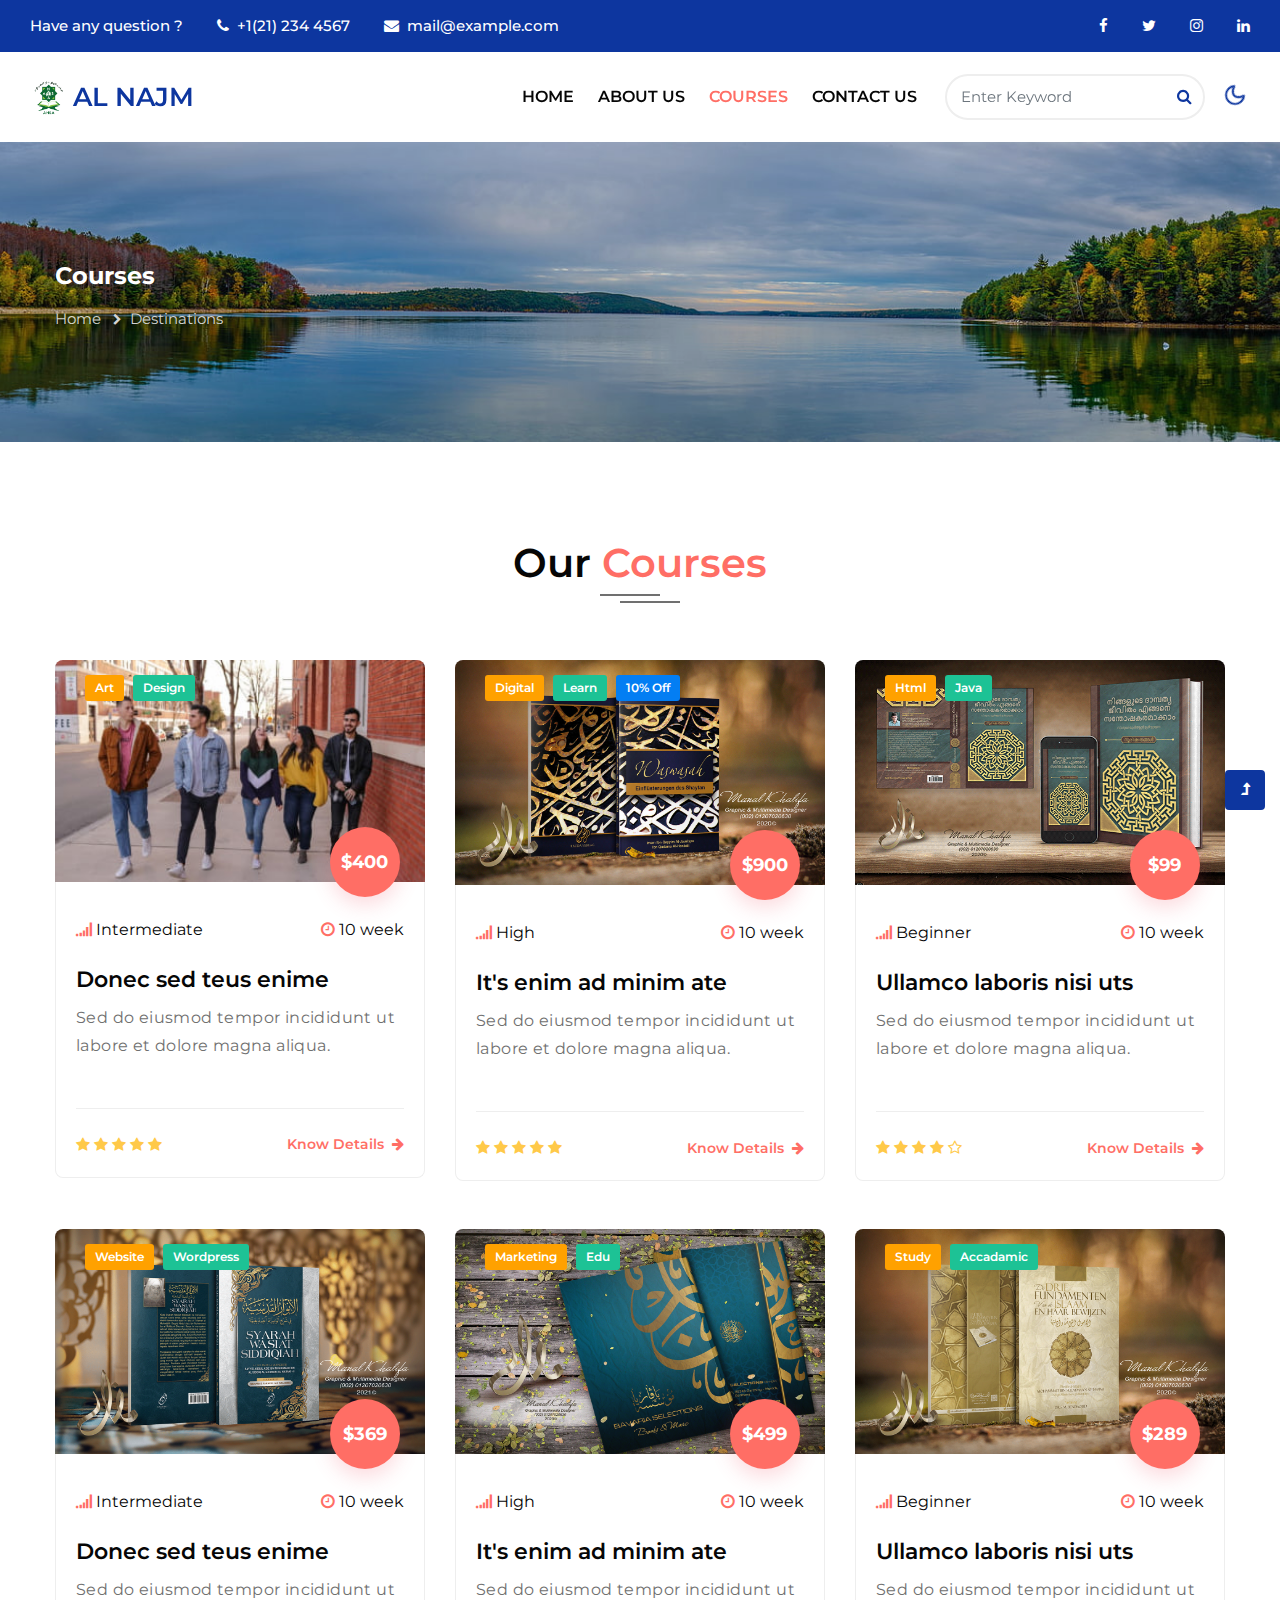
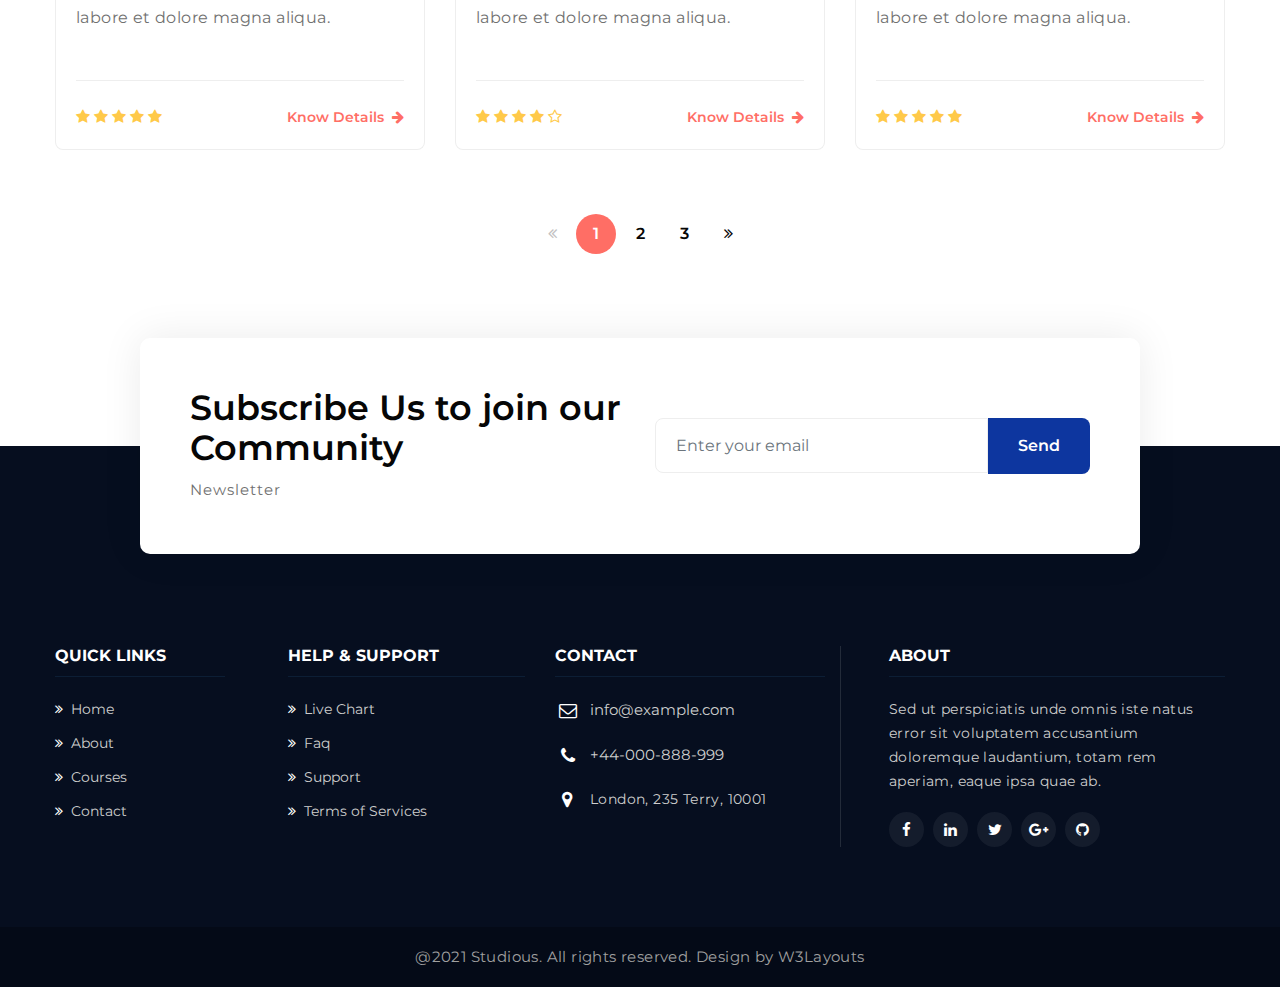
<file: courses.html>
<!--
Author: W3layouts
Author URL: http://w3layouts.com
-->
<!doctype html>
<html lang="en">

<head>
    <!-- Required meta tags -->
    <meta charset="utf-8">
    <meta name="viewport" content="width=device-width, initial-scale=1, shrink-to-fit=no">
    <title>Studious - Education Category Responsive Website Template - Courses : W3Layouts</title>
    <!-- google-fonts -->
    <link href="//fonts.googleapis.com/css2?family=Montserrat:wght@100;200;300;400;500;600;700;800;900&display=swap"
        rel="stylesheet">
    <!-- //google-fonts -->
    <!-- Template CSS Style link -->
    <link rel="stylesheet" href="assets/css/style-starter.css">
</head>

<body>
    <!-- top header -->
    <section class="w3l-top-header">
        <div class="container-fluid">
            <div class="top-content-w3ls d-flex align-items-center justify-content-between">
                <div class="top-headers">
                    <ul>
                        <li>
                            <a href="#help" class="d-sm-block d-none">Have any question ?</a>
                        </li>
                        <li>
                            <i class="fa fa-phone"></i><a href="tel:+1(21) 234 4567">+1(21) 234 4567</a>
                        </li>
                        <li>
                            <i class="fa fa-envelope"></i><a href="mailto:mail@example.com">mail@example.com</a>
                        </li>
                    </ul>
                </div>
                <div class="top-headers top-headers-2">
                    <ul>
                        <li>
                            <a href="#facebook"><span class="fa fa-facebook"></span></a>
                        </li>
                        <li>
                            <a href="#twitter"><span class="fa fa-twitter"></span></a>
                        </li>
                        <li>
                            <a href="#instagram"><span class="fa fa-instagram"></span></a>
                        </li>
                        <li class="mr-0">
                            <a href="#linkedin"><span class="fa fa-linkedin"></span></a>
                        </li>
                    </ul>
                </div>
            </div>
        </div>
    </section>
    <!-- //top header -->
    <!--header-->
    <header id="site-header" class="fixed-top">
        <div class="container-fluid">
            <nav class="navbar navbar-expand-lg stroke">
                <!-- <h1>
                    <a class="navbar-brand d-flex align-items-center" href="index.html">
                        <img src="assets/images/logo.png" alt="" class="mr-1" />Studious</a>
                </h1> -->
                <a class="navbar-brand" href="index.html">
                    <img src="assets/images/logo.png" alt="AL NAJM" title="AL NAJM" style="height:35px;" /> AL NAJM
                </a>
                <button class="navbar-toggler  collapsed bg-gradient" type="button" data-toggle="collapse"
                    data-target="#navbarTogglerDemo02" aria-controls="navbarTogglerDemo02" aria-expanded="false"
                    aria-label="Toggle navigation">
                    <span class="navbar-toggler-icon fa icon-expand fa-bars"></span>
                    <span class="navbar-toggler-icon fa icon-close fa-times"></span>
                </button>

                <div class="collapse navbar-collapse" id="navbarTogglerDemo02">
                    <ul class="navbar-nav ml-lg-auto">
                        <li class="nav-item">
                            <a class="nav-link" href="index.html">Home <span class="sr-only">(current)</span></a>
                        </li>
                        <li class="nav-item">
                            <a class="nav-link" href="about.html">About Us</a>
                        </li>
                        <li class="nav-item active">
                            <a class="nav-link" href="courses.html">Courses</a>
                        </li>
                        <li class="nav-item">
                            <a class="nav-link" href="contact.html">Contact Us</a>
                        </li>
                        <!-- search button -->
                        <div class="search-right ml-lg-3">
                            <form action="#search" method="GET" class="search-box position-relative">
                                <div class="input-search">
                                    <input type="search" placeholder="Enter Keyword" name="search" required="required"
                                        autofocus="" class="search-popup">
                                </div>
                                <button type="submit" class="btn search-btn"><i class="fa fa-search"
                                        aria-hidden="true"></i></button>
                            </form>
                        </div>
                        <!-- //search button -->
                    </ul>
                </div>
                <!-- toggle switch for light and dark theme -->
                <div class="cont-ser-position">
                    <nav class="navigation">
                        <div class="theme-switch-wrapper">
                            <label class="theme-switch" for="checkbox">
                                <input type="checkbox" id="checkbox">
                                <div class="mode-container">
                                    <i class="gg-sun"></i>
                                    <i class="gg-moon"></i>
                                </div>
                            </label>
                        </div>
                    </nav>
                </div>
                <!-- //toggle switch for light and dark theme -->
            </nav>
        </div>
    </header>
    <!--//header-->

    <!-- inner banner -->
    <div class="inner-banner">
        <div class="w3l-breadcrumb">
            <div class="container">
                <h4 class="inner-text-title font-weight-bold text-white mb-sm-3 mb-2">Courses</h4>
                <ul class="breadcrumbs-custom-path">
                    <li><a href="index.html">Home</a></li>
                    <li class="active"><span class="fa fa-chevron-right mx-2" aria-hidden="true"></span>Destinations
                    </li>
                </ul>
            </div>
        </div>
    </div>
    <!-- //inner banner -->

    <!-- courses section -->
    <div class="w3l-grids-block-5 w3l-grids-block-6 py-5">
        <div class="container py-md-5 py-4">
            <div class="title-heading-w3 text-center mx-auto mb-5 pb-sm-4">
                <h3 class="title-main">Our <span>Courses</span></h3>
            </div>
            <div class="row">
                <div class="col-lg-4 col-md-6">
                    <div class="blog-card-single">
                        <div class="grids5-info position-relative">
                            <img src="assets/images/c1.jpg" alt="" class="img-fluid" />
                            <div class="meta-list">
                                <a href="courses.html">art</a>
                                <a href="courses.html">design</a>
                            </div>
                            <div class="course-price-item">
                                <h6>$400</h6>
                            </div>
                        </div>
                        <div class="content-main-top">
                            <div class="content-top mb-4 mt-3">
                                <ul class="list-unstyled d-flex align-items-center justify-content-between">
                                    <li> <i class="fa fa-signal" aria-hidden="true"></i> Intermediate</li>
                                    <li> <i class="fa fa-clock-o" aria-hidden="true"></i> 10 week</li>
                                </ul>
                            </div>
                            <h4><a href="#blog">Donec sed teus enime</a></h4>
                            <p>Sed do eiusmod tempor incididunt ut labore et dolore magna aliqua.</p>
                            <div class="top-content-border d-flex align-items-center justify-content-between mt-5 pt-4">
                                <ul class="rating-list">
                                    <li><a href="#rate"><i class="fa fa-star" aria-hidden="true"></i>
                                        </a></li>
                                    <li><a href="#rate"><i class="fa fa-star" aria-hidden="true"></i>
                                        </a></li>
                                    <li><a href="#rate"><i class="fa fa-star" aria-hidden="true"></i>
                                        </a></li>
                                    <li><a href="#rate"><i class="fa fa-star" aria-hidden="true"></i>
                                        </a></li>
                                    <li><a href="#rate"><i class="fa fa-star" aria-hidden="true"></i>
                                        </a></li>
                                </ul>
                                <a class="btn btn-style btn-style-primary" href="course.html">Know Details<i
                                        class="fa fa-arrow-right ml-2" aria-hidden="true"></i></a>
                            </div>
                        </div>
                    </div>
                </div>
                <div class="col-lg-4 col-md-6 mt-md-0 mt-5">
                    <div class="blog-card-single">
                        <div class="grids5-info position-relative">
                            <img src="assets/images/c2.jpg" alt="" class="img-fluid" />
                            <div class="meta-list">
                                <a href="courses.html">Digital</a>
                                <a href="courses.html">Learn</a>
                                <a href="courses.html">10% off</a>
                            </div>
                            <div class="course-price-item">
                                <h6>$900</h6>
                            </div>
                        </div>
                        <div class="content-main-top">
                            <div class="content-top mb-4 mt-3">
                                <ul class="list-unstyled d-flex align-items-center justify-content-between">
                                    <li> <i class="fa fa-signal" aria-hidden="true"></i> High </li>
                                    <li> <i class="fa fa-clock-o" aria-hidden="true"></i> 10 week</li>
                                </ul>
                            </div>
                            <h4><a href="#blog">It's enim ad minim ate</a></h4>
                            <p>Sed do eiusmod tempor incididunt ut labore et dolore magna aliqua.</p>
                            <div class="top-content-border d-flex align-items-center justify-content-between mt-5 pt-4">
                                <ul class="rating-list">
                                    <li><a href="#rate"><i class="fa fa-star" aria-hidden="true"></i>
                                        </a></li>
                                    <li><a href="#rate"><i class="fa fa-star" aria-hidden="true"></i>
                                        </a></li>
                                    <li><a href="#rate"><i class="fa fa-star" aria-hidden="true"></i>
                                        </a></li>
                                    <li><a href="#rate"><i class="fa fa-star" aria-hidden="true"></i>
                                        </a></li>
                                    <li><a href="#rate"><i class="fa fa-star" aria-hidden="true"></i>
                                        </a></li>
                                </ul>
                                <a class="btn btn-style btn-style-primary" href="course.html">Know Details<i
                                        class="fa fa-arrow-right ml-2" aria-hidden="true"></i></a>
                            </div>
                        </div>
                    </div>
                </div>
                <div class="col-lg-4 col-md-6 mt-lg-0 mt-5">
                    <div class="blog-card-single">
                        <div class="grids5-info position-relative">
                            <img src="assets/images/c3.jpg" alt="" class="img-fluid" />
                            <div class="meta-list">
                                <a href="courses.html">Html</a>
                                <a href="courses.html">Java</a>
                            </div>
                            <div class="course-price-item">
                                <h6>$99</h6>
                            </div>
                        </div>
                        <div class="content-main-top">
                            <div class="content-top mb-4 mt-3">
                                <ul class="list-unstyled d-flex align-items-center justify-content-between">
                                    <li> <i class="fa fa-signal" aria-hidden="true"></i> Beginner </li>
                                    <li> <i class="fa fa-clock-o" aria-hidden="true"></i> 10 week</li>
                                </ul>
                            </div>
                            <h4><a href="#blog">Ullamco laboris nisi uts</a></h4>
                            <p>Sed do eiusmod tempor incididunt ut labore et dolore magna aliqua.</p>
                            <div class="top-content-border d-flex align-items-center justify-content-between mt-5 pt-4">
                                <ul class="rating-list">
                                    <li><a href="#rate"><i class="fa fa-star" aria-hidden="true"></i>
                                        </a></li>
                                    <li><a href="#rate"><i class="fa fa-star" aria-hidden="true"></i>
                                        </a></li>
                                    <li><a href="#rate"><i class="fa fa-star" aria-hidden="true"></i>
                                        </a></li>
                                    <li><a href="#rate"><i class="fa fa-star" aria-hidden="true"></i>
                                        </a></li>
                                    <li><a href="#rate"><i class="fa fa-star-o" aria-hidden="true"></i>
                                        </a></li>
                                </ul>
                                <a class="btn btn-style btn-style-primary" href="course.html">Know Details<i
                                        class="fa fa-arrow-right ml-2" aria-hidden="true"></i></a>
                            </div>
                        </div>
                    </div>
                </div>
                <div class="col-lg-4 col-md-6 mt-5">
                    <div class="blog-card-single">
                        <div class="grids5-info position-relative">
                            <img src="assets/images/c4.jpg" alt="" class="img-fluid" />
                            <div class="meta-list">
                                <a href="courses.html">Website</a>
                                <a href="courses.html">Wordpress</a>
                            </div>
                            <div class="course-price-item">
                                <h6>$369</h6>
                            </div>
                        </div>
                        <div class="content-main-top">
                            <div class="content-top mb-4 mt-3">
                                <ul class="list-unstyled d-flex align-items-center justify-content-between">
                                    <li> <i class="fa fa-signal" aria-hidden="true"></i> Intermediate</li>
                                    <li> <i class="fa fa-clock-o" aria-hidden="true"></i> 10 week</li>
                                </ul>
                            </div>
                            <h4><a href="#blog">Donec sed teus enime</a></h4>
                            <p>Sed do eiusmod tempor incididunt ut labore et dolore magna aliqua.</p>
                            <div class="top-content-border d-flex align-items-center justify-content-between mt-5 pt-4">
                                <ul class="rating-list">
                                    <li><a href="#rate"><i class="fa fa-star" aria-hidden="true"></i>
                                        </a></li>
                                    <li><a href="#rate"><i class="fa fa-star" aria-hidden="true"></i>
                                        </a></li>
                                    <li><a href="#rate"><i class="fa fa-star" aria-hidden="true"></i>
                                        </a></li>
                                    <li><a href="#rate"><i class="fa fa-star" aria-hidden="true"></i>
                                        </a></li>
                                    <li><a href="#rate"><i class="fa fa-star" aria-hidden="true"></i>
                                        </a></li>
                                </ul>
                                <a class="btn btn-style btn-style-primary" href="course.html">Know Details<i
                                        class="fa fa-arrow-right ml-2" aria-hidden="true"></i></a>
                            </div>
                        </div>
                    </div>
                </div>
                <div class="col-lg-4 col-md-6 mt-5">
                    <div class="blog-card-single">
                        <div class="grids5-info position-relative">
                            <img src="assets/images/c5.jpg" alt="" class="img-fluid" />
                            <div class="meta-list">
                                <a href="courses.html">Marketing</a>
                                <a href="courses.html">Edu</a>
                            </div>
                            <div class="course-price-item">
                                <h6>$499</h6>
                            </div>
                        </div>
                        <div class="content-main-top">
                            <div class="content-top mb-4 mt-3">
                                <ul class="list-unstyled d-flex align-items-center justify-content-between">
                                    <li> <i class="fa fa-signal" aria-hidden="true"></i> High </li>
                                    <li> <i class="fa fa-clock-o" aria-hidden="true"></i> 10 week</li>
                                </ul>
                            </div>
                            <h4><a href="#blog">It's enim ad minim ate</a></h4>
                            <p>Sed do eiusmod tempor incididunt ut labore et dolore magna aliqua.</p>
                            <div class="top-content-border d-flex align-items-center justify-content-between mt-5 pt-4">
                                <ul class="rating-list">
                                    <li><a href="#rate"><i class="fa fa-star" aria-hidden="true"></i>
                                        </a></li>
                                    <li><a href="#rate"><i class="fa fa-star" aria-hidden="true"></i>
                                        </a></li>
                                    <li><a href="#rate"><i class="fa fa-star" aria-hidden="true"></i>
                                        </a></li>
                                    <li><a href="#rate"><i class="fa fa-star" aria-hidden="true"></i>
                                        </a></li>
                                    <li><a href="#rate"><i class="fa fa-star-o" aria-hidden="true"></i>
                                        </a></li>
                                </ul>
                                <a class="btn btn-style btn-style-primary" href="course.html">Know Details<i
                                        class="fa fa-arrow-right ml-2" aria-hidden="true"></i></a>
                            </div>
                        </div>
                    </div>
                </div>
                <div class="col-lg-4 col-md-6 mt-5">
                    <div class="blog-card-single">
                        <div class="grids5-info position-relative">
                            <img src="assets/images/c6.jpg" alt="" class="img-fluid" />
                            <div class="meta-list">
                                <a href="courses.html">Study</a>
                                <a href="courses.html">Accadamic</a>
                            </div>
                            <div class="course-price-item">
                                <h6>$289</h6>
                            </div>
                        </div>
                        <div class="content-main-top">
                            <div class="content-top mb-4 mt-3">
                                <ul class="list-unstyled d-flex align-items-center justify-content-between">
                                    <li> <i class="fa fa-signal" aria-hidden="true"></i> Beginner </li>
                                    <li> <i class="fa fa-clock-o" aria-hidden="true"></i> 10 week</li>
                                </ul>
                            </div>
                            <h4><a href="#blog">Ullamco laboris nisi uts</a></h4>
                            <p>Sed do eiusmod tempor incididunt ut labore et dolore magna aliqua.</p>
                            <div class="top-content-border d-flex align-items-center justify-content-between mt-5 pt-4">
                                <ul class="rating-list">
                                    <li><a href="#rate"><i class="fa fa-star" aria-hidden="true"></i>
                                        </a></li>
                                    <li><a href="#rate"><i class="fa fa-star" aria-hidden="true"></i>
                                        </a></li>
                                    <li><a href="#rate"><i class="fa fa-star" aria-hidden="true"></i>
                                        </a></li>
                                    <li><a href="#rate"><i class="fa fa-star" aria-hidden="true"></i>
                                        </a></li>
                                    <li><a href="#rate"><i class="fa fa-star" aria-hidden="true"></i>
                                        </a></li>
                                </ul>
                                <a class="btn btn-style btn-style-primary" href="course.html">Know Details<i
                                        class="fa fa-arrow-right ml-2" aria-hidden="true"></i></a>
                            </div>
                        </div>
                    </div>
                </div>
            </div>
            <!-- pagination -->
            <div class="pagination-style text-center">
                <ul>
                    <li> <a href="#none" class="not-allowed" disabled="">
                            <span class="fa fa-angle-double-left" aria-hidden="true"></span>
                        </a>
                    </li>
                    <li><a class="active" href="#page">1</a></li>
                    <li>
                        <a href="#page">2</a>
                    </li>
                    <li>
                        <a href="#page">3</a>
                    </li>
                    <li>
                        <a href="#page"><span class="fa fa-angle-double-right" aria-hidden="true"></span>
                        </a>
                    </li>
                </ul>
            </div>
            <!-- //pagination -->
        </div>
    </div>
    <!-- //courses section -->

    <!-- footer -->
    <footer class="w3l-footer-22 position-relative mt-5 pt-5">
        <div class="footer-sub">
            <div class="container">
                <div class="text-txt">
                    <div class="right-side">
                        <!-- form section -->
                        <div class="row align-items-center w3l-forms-9">
                            <div class="main-midd col-md-6">
                                <h4 class="title-head mb-lg-2">Subscribe Us to join our Community </h4>
                                <p>Newsletter</p>
                            </div>
                            <div class="main-midd-2 col-md-6 mt-md-0 mt-4">
                                <form action="#url" method="GET" class="rightside-form">
                                    <input type="email" class="form-control" name="email"
                                        placeholder="Enter your email">
                                    <button class="btn" type="submit">Send</button>
                                </form>
                            </div>
                        </div>
                        <!-- //form section -->
                    </div>
                    <div class="row sub-columns">
                        <div class="col-lg-2 col-sm-6 sub-two-right">
                            <h6>Quick links</h6>
                            <ul>
                                <li><a href="index.html"><span class="fa fa-angle-double-right mr-2"></span>Home</a>
                                </li>
                                <li><a href="about.html"><span class="fa fa-angle-double-right mr-2"></span>About</a>
                                </li>
                                <li><a href="courses.html"><span
                                            class="fa fa-angle-double-right mr-2"></span>Courses</a></li>
                                <li><a href="contact.html"><span
                                            class="fa fa-angle-double-right mr-2"></span>Contact</a></li>
                            </ul>
                        </div>
                        <div class="col-lg-3 col-sm-6 sub-two-right pl-lg-5 mt-sm-0 mt-4">
                            <h6>Help & Support</h6>
                            <ul>
                                <li><a href="#live"><span class="fa fa-angle-double-right mr-2"></span>Live
                                        Chart</a></li>
                                <li><a href="#faq"><span class="fa fa-angle-double-right mr-2"></span>Faq</a>
                                </li>
                                <li><a href="#support"><span class="fa fa-angle-double-right mr-2"></span>Support</a>
                                </li>
                                <li><a href="#terms"><span class="fa fa-angle-double-right mr-2"></span>Terms
                                        of Services</a></li>
                            </ul>
                        </div>
                        <div class="col-lg-3 col-sm-6 sub-one-left mt-lg-0 mt-sm-5 mt-4">
                            <h6>Contact </h6>
                            <div class="column2">
                                <div class="href1"><span class="fa fa-envelope-o" aria-hidden="true"></span><a
                                        href="mailto:info@example.com">info@example.com</a>
                                </div>
                                <div class="href2"><span class="fa fa-phone" aria-hidden="true"></span><a
                                        href="tel:+44-000-888-999">+44-000-888-999</a>
                                </div>
                                <div>
                                    <p class="contact-para"><span class="fa fa-map-marker"
                                            aria-hidden="true"></span>London, 235 Terry, 10001</p>
                                </div>
                            </div>
                        </div>
                        <div class="col-lg-4 col-sm-6 sub-one-left ab-right-cont pl-lg-5 mt-lg-0 mt-sm-5 mt-4">
                            <h6>About </h6>
                            <p>Sed ut perspiciatis unde omnis iste natus error sit voluptatem accusantium
                                doloremque
                                laudantium, totam rem aperiam, eaque ipsa quae ab.</p>
                            <div class="columns-2">
                                <ul class="social">
                                    <li><a href="#facebook"><span class="fa fa-facebook" aria-hidden="true"></span></a>
                                    </li>
                                    <li><a href="#linkedin"><span class="fa fa-linkedin" aria-hidden="true"></span></a>
                                    </li>
                                    <li><a href="#twitter"><span class="fa fa-twitter" aria-hidden="true"></span></a>
                                    </li>
                                    <li><a href="#google"><span class="fa fa-google-plus" aria-hidden="true"></span></a>
                                    </li>
                                    <li><a href="#github"><span class="fa fa-github" aria-hidden="true"></span></a>
                                    </li>
                                </ul>
                            </div>
                        </div>
                    </div>
                </div>
            </div>
        </div>
        <!-- copyright -->
        <div class="copyright-footer text-center">
            <div class="container">
                <div class="columns">
                    <p>@2021 Studious. All rights reserved. Design by <a href="https://w3layouts.com/"
                            target="_blank"></a>
                        W3Layouts</a>
                    </p>
                </div>
            </div>
        </div>
        <!-- //copyright -->
    </footer>
    <!-- //footer -->

    <!-- Js scripts -->
    <!-- move top -->
    <button onclick="topFunction()" id="movetop" title="Go to top">
        <span class="fa fa-level-up" aria-hidden="true"></span>
    </button>
    <script>
        // When the user scrolls down 20px from the top of the document, show the button
        window.onscroll = function () {
            scrollFunction()
        };

        function scrollFunction() {
            if (document.body.scrollTop > 20 || document.documentElement.scrollTop > 20) {
                document.getElementById("movetop").style.display = "block";
            } else {
                document.getElementById("movetop").style.display = "none";
            }
        }

        // When the user clicks on the button, scroll to the top of the document
        function topFunction() {
            document.body.scrollTop = 0;
            document.documentElement.scrollTop = 0;
        }
    </script>
    <!-- //move top -->

    <!-- common jquery plugin -->
    <script src="assets/js/jquery-3.3.1.min.js"></script>
    <!-- //common jquery plugin -->

    <!-- theme switch js (light and dark)-->
    <script src="assets/js/theme-change.js"></script>
    <script>
        function autoType(elementClass, typingSpeed) {
            var thhis = $(elementClass);
            thhis.css({
                "position": "relative",
                "display": "inline-block"
            });
            thhis.prepend('<div class="cursor" style="right: initial; left:0;"></div>');
            thhis = thhis.find(".text-js");
            var text = thhis.text().trim().split('');
            var amntOfChars = text.length;
            var newString = "";
            thhis.text("|");
            setTimeout(function () {
                thhis.css("opacity", 1);
                thhis.prev().removeAttr("style");
                thhis.text("");
                for (var i = 0; i < amntOfChars; i++) {
                    (function (i, char) {
                        setTimeout(function () {
                            newString += char;
                            thhis.text(newString);
                        }, i * typingSpeed);
                    })(i + 1, text[i]);
                }
            }, 1500);
        }

        $(document).ready(function () {
            // Now to start autoTyping just call the autoType function with the 
            // class of outer div
            // The second paramter is the speed between each letter is typed.   
            autoType(".type-js", 200);
        });
    </script>
    <!-- //theme switch js (light and dark)-->

    <!-- MENU-JS -->
    <script>
        $(window).on("scroll", function () {
            var scroll = $(window).scrollTop();

            if (scroll >= 80) {
                $("#site-header").addClass("nav-fixed");
            } else {
                $("#site-header").removeClass("nav-fixed");
            }
        });

        //Main navigation Active Class Add Remove
        $(".navbar-toggler").on("click", function () {
            $("header").toggleClass("active");
        });
        $(document).on("ready", function () {
            if ($(window).width() > 991) {
                $("header").removeClass("active");
            }
            $(window).on("resize", function () {
                if ($(window).width() > 991) {
                    $("header").removeClass("active");
                }
            });
        });
    </script>
    <!-- //MENU-JS -->

    <!-- disable body scroll which navbar is in active -->
    <script>
        $(function () {
            $('.navbar-toggler').click(function () {
                $('body').toggleClass('noscroll');
            })
        });
    </script>
    <!-- //disable body scroll which navbar is in active -->

    <!--bootstrap-->
    <script src="assets/js/bootstrap.min.js"></script>
    <!-- //bootstrap-->
    <!-- //Js scripts -->
</body>

</html>
</file>
<file: assets/css/style-starter.css>
@charset "UTF-8";

/*--
Author: W3layouts
Author URL: http://w3layouts.com
--*/
/*!
 * Bootstrap v4.4.1 (https://getbootstrap.com/)
 * Copyright 2011-2019 The Bootstrap Authors
 * Copyright 2011-2019 Twitter, Inc.
 * Licensed under MIT (https://github.com/twbs/bootstrap/blob/master/LICENSE)
 */
:root {
  --blue: #007bff;
  --indigo: #6610f2;
  --purple: #6f42c1;
  --pink: #e83e8c;
  --red: #dc3545;
  --orange: #fd7e14;
  --yellow: #ffc107;
  --green: #28a745;
  --teal: #20c997;
  --cyan: #17a2b8;
  --white: #fff;
  --gray: #6c757d;
  --gray-dark: #343a40;
  --primary: #ff4c4c;
  --secondary: #e71d36;
  --success: #28a745;
  --info: #17a2b8;
  --warning: #ffc107;
  --danger: #dc3545;
  --light: #f8f9fa;
  --dark: #343a40;
  --breakpoint-xs: 0;
  --breakpoint-sm: 576px;
  --breakpoint-md: 768px;
  --breakpoint-lg: 992px;
  --breakpoint-xl: 1200px;
  --font-family-sans-serif: -apple-system, BlinkMacSystemFont, "Segoe UI", Roboto, "Helvetica Neue", Arial, "Noto Sans", sans-serif, "Apple Color Emoji", "Segoe UI Emoji", "Segoe UI Symbol", "Noto Color Emoji";
  --font-family-monospace: SFMono-Regular, Menlo, Monaco, Consolas, "Liberation Mono", "Courier New", monospace;
}

*,
*::before,
*::after {
  box-sizing: border-box;
}

html {
  font-family: sans-serif;
  line-height: 1.15;
  -webkit-text-size-adjust: 100%;
  -webkit-tap-highlight-color: rgba(0, 0, 0, 0);
}

article,
aside,
figcaption,
figure,
footer,
header,
hgroup,
main,
nav,
section {
  display: block;
}

body {
  margin: 0;
  font-family: -apple-system, BlinkMacSystemFont, "Segoe UI", Roboto, "Helvetica Neue", Arial, "Noto Sans", sans-serif, "Apple Color Emoji", "Segoe UI Emoji", "Segoe UI Symbol", "Noto Color Emoji";
  font-size: 1rem;
  font-weight: 400;
  line-height: 1.5;
  color: #212529;
  text-align: left;
  background-color: #fff;
}

[tabindex="-1"]:focus:not(:focus-visible) {
  outline: 0 !important;
}

hr {
  box-sizing: content-box;
  height: 0;
  overflow: visible;
}

h1,
h2,
h3,
h4,
h5,
h6 {
  margin-top: 0;
  margin-bottom: 0.5rem;
}

p {
  margin-top: 0;
  margin-bottom: 1rem;
}

abbr[title],
abbr[data-original-title] {
  text-decoration: underline;
  -webkit-text-decoration: underline dotted;
  text-decoration: underline dotted;
  cursor: help;
  border-bottom: 0;
  -webkit-text-decoration-skip-ink: none;
  text-decoration-skip-ink: none;
}

address {
  margin-bottom: 1rem;
  font-style: normal;
  line-height: inherit;
}

ol,
ul,
dl {
  margin-top: 0;
  margin-bottom: 1rem;
}

ol ol,
ul ul,
ol ul,
ul ol {
  margin-bottom: 0;
}

dt {
  font-weight: 600;
}

dd {
  margin-bottom: .5rem;
  margin-left: 0;
}

blockquote {
  margin: 0 0 1rem;
}

b,
strong {
  font-weight: bolder;
}

small {
  font-size: 80%;
}

sub,
sup {
  position: relative;
  font-size: 75%;
  line-height: 0;
  vertical-align: baseline;
}

sub {
  bottom: -.25em;
}

sup {
  top: -.5em;
}

a {
  color: var(--font-color);
  text-decoration: none;
  background-color: transparent;
}

a:hover {
  color: var(--primary-color);
  text-decoration: underline;
}

a,
a:hover,
button,
button:hover {
  text-decoration: none;
  transition: .5s all;
  -moz-transition: .5s all;
}

a:not([href]) {
  color: inherit;
  text-decoration: none;
}

a:not([href]):hover {
  color: inherit;
  text-decoration: none;
}

pre,
code,
kbd,
samp {
  font-family: SFMono-Regular, Menlo, Monaco, Consolas, "Liberation Mono", "Courier New", monospace;
  font-size: 1em;
}

pre {
  margin-top: 0;
  margin-bottom: 1rem;
  overflow: auto;
}

figure {
  margin: 0 0 1rem;
}

img {
  vertical-align: middle;
  border-style: none;
}

svg {
  overflow: hidden;
  vertical-align: middle;
}

table {
  border-collapse: collapse;
}

caption {
  padding-top: 0.75rem;
  padding-bottom: 0.75rem;
  color: #6c757d;
  text-align: left;
  caption-side: bottom;
}

th {
  text-align: inherit;
}

label {
  display: inline-block;
  margin-bottom: 0.5rem;
}

button {
  border-radius: 0;
}

button:focus {
  outline: 1px dotted;
  outline: 5px auto -webkit-focus-ring-color;
}

input,
button,
select,
optgroup,
textarea {
  margin: 0;
  font-family: inherit;
  font-size: inherit;
  line-height: inherit;
}

button,
input {
  overflow: visible;
}

button,
select {
  text-transform: none;
}

select {
  word-wrap: normal;
}

button,
[type="button"],
[type="reset"],
[type="submit"] {
  -webkit-appearance: button;
}

button:not(:disabled),
[type="button"]:not(:disabled),
[type="reset"]:not(:disabled),
[type="submit"]:not(:disabled) {
  cursor: pointer;
}

button::-moz-focus-inner,
[type="button"]::-moz-focus-inner,
[type="reset"]::-moz-focus-inner,
[type="submit"]::-moz-focus-inner {
  padding: 0;
  border-style: none;
}

input[type="radio"],
input[type="checkbox"] {
  box-sizing: border-box;
  padding: 0;
}

input[type="date"],
input[type="time"],
input[type="datetime-local"],
input[type="month"] {
  -webkit-appearance: listbox;
}

textarea {
  overflow: auto;
  resize: vertical;
}

fieldset {
  min-width: 0;
  padding: 0;
  margin: 0;
  border: 0;
}

legend {
  display: block;
  width: 100%;
  max-width: 100%;
  padding: 0;
  margin-bottom: .5rem;
  font-size: 1.5rem;
  line-height: inherit;
  color: inherit;
  white-space: normal;
}

@media (max-width: 1200px) {
  legend {
    font-size: calc(1.275rem + 0.3vw);
  }
}

progress {
  vertical-align: baseline;
}

[type="number"]::-webkit-inner-spin-button,
[type="number"]::-webkit-outer-spin-button {
  height: auto;
}

[type="search"] {
  outline-offset: -2px;
  -webkit-appearance: none;
}

[type="search"]::-webkit-search-decoration {
  -webkit-appearance: none;
}

::-webkit-file-upload-button {
  font: inherit;
  -webkit-appearance: button;
}

output {
  display: inline-block;
}

summary {
  display: list-item;
  cursor: pointer;
}

template {
  display: none;
}

[hidden] {
  display: none !important;
}

h1,
h2,
h3,
h4,
h5,
h6,
.h1,
.h2,
.h3,
.h4,
.h5,
.h6 {
  margin-bottom: 0.5rem;
  font-weight: 400;
  line-height: 28px;
}

h1,
.h1 {
  font-size: 2.5rem;
}

@media (max-width: 1200px) {

  h1,
  .h1 {
    font-size: calc(1.375rem + 1.5vw);
  }
}

h2,
.h2 {
  font-size: 2rem;
}

@media (max-width: 1200px) {

  h2,
  .h2 {
    font-size: calc(1.325rem + 0.9vw);
  }
}

h3,
.h3 {
  font-size: 1.75rem;
}

@media (max-width: 1200px) {

  h3,
  .h3 {
    font-size: calc(1.3rem + 0.6vw);
  }
}

h4,
.h4 {
  font-size: 1.5rem;
}

@media (max-width: 1200px) {

  h4,
  .h4 {
    font-size: calc(1.275rem + 0.3vw);
  }
}

h5,
.h5 {
  font-size: 1.25rem;
}

h6,
.h6 {
  font-size: 1rem;
}

.lead {
  font-size: 1.25rem;
  font-weight: 300;
}

.display-1 {
  font-size: 6rem;
  font-weight: 300;
  line-height: 1.2;
}

@media (max-width: 1200px) {
  .display-1 {
    font-size: calc(1.725rem + 5.7vw);
  }
}

.display-2 {
  font-size: 5.5rem;
  font-weight: 300;
  line-height: 1.2;
}

@media (max-width: 1200px) {
  .display-2 {
    font-size: calc(1.675rem + 5.1vw);
  }
}

.display-3 {
  font-size: 4.5rem;
  font-weight: 300;
  line-height: 1.2;
}

@media (max-width: 1200px) {
  .display-3 {
    font-size: calc(1.575rem + 3.9vw);
  }
}

.display-4 {
  font-size: 3.5rem;
  font-weight: 300;
  line-height: 1.2;
}

@media (max-width: 1200px) {
  .display-4 {
    font-size: calc(1.475rem + 2.7vw);
  }
}

hr {
  margin-top: 1rem;
  margin-bottom: 1rem;
  border: 0;
  border-top: 1px solid rgba(0, 0, 0, 0.1);
}

small,
.small {
  font-size: 80%;
  font-weight: 400;
}

mark,
.mark {
  padding: 0.2em;
  background-color: #fcf8e3;
}

.list-unstyled {
  padding-left: 0;
  list-style: none;
}

.list-inline {
  padding-left: 0;
  list-style: none;
}

.list-inline-item {
  display: inline-block;
}

.list-inline-item:not(:last-child) {
  margin-right: 0.5rem;
}

.initialism {
  font-size: 90%;
  text-transform: uppercase;
}

.blockquote {
  margin-bottom: 1rem;
  font-size: 1.25rem;
}

.blockquote-footer {
  display: block;
  font-size: 80%;
  color: #6c757d;
}

.blockquote-footer::before {
  content: "\2014\00A0";
}

.img-fluid {
  max-width: 100%;
  max-height: 225px;
  height: auto;
}

.img-thumbnail {
  padding: 0.25rem;
  background-color: #fff;
  border: 1px solid #dee2e6;
  border-radius: 0.25rem;
  max-width: 100%;
  height: auto;
}

.figure {
  display: inline-block;
}

.figure-img {
  margin-bottom: 0.5rem;
  line-height: 1;
}

.figure-caption {
  font-size: 90%;
  color: #6c757d;
}

code {
  font-size: 87.5%;
  color: #e83e8c;
  word-wrap: break-word;
}

a>code {
  color: inherit;
}

kbd {
  padding: 0.2rem 0.4rem;
  font-size: 87.5%;
  color: #fff;
  background-color: #212529;
  border-radius: 0.2rem;
}

kbd kbd {
  padding: 0;
  font-size: 100%;
  font-weight: 600;
}

pre {
  display: block;
  font-size: 87.5%;
  color: #212529;
}

pre code {
  font-size: inherit;
  color: inherit;
  word-break: normal;
}

.pre-scrollable {
  max-height: 340px;
  overflow-y: scroll;
}

.container {
  width: 100%;
  padding-right: 15px;
  padding-left: 15px;
  margin-right: auto;
  margin-left: auto;
}

@media (min-width: 576px) {
  .container {
    max-width: 540px;
  }
}

@media (min-width: 768px) {
  .container {
    max-width: 720px;
  }
}

@media (min-width: 992px) {
  .container {
    max-width: 960px;
  }
}

@media (min-width: 1200px) {
  .container {
    max-width: 1140px;
  }
}

.container-fluid,
.container-sm,
.container-md,
.container-lg,
.container-xl {
  width: 100%;
  padding-right: 15px;
  padding-left: 15px;
  margin-right: auto;
  margin-left: auto;
}

@media (min-width: 576px) {

  .container,
  .container-sm {
    max-width: 540px;
  }
}

@media (min-width: 768px) {

  .container,
  .container-sm,
  .container-md {
    max-width: 720px;
  }
}

@media (min-width: 992px) {

  .container,
  .container-sm,
  .container-md,
  .container-lg {
    max-width: 960px;
  }
}

@media (min-width: 1200px) {

  .container,
  .container-sm,
  .container-md,
  .container-lg,
  .container-xl {
    max-width: 1140px;
  }
}

.row {
  display: flex;
  flex-wrap: wrap;
  margin-right: -15px;
  margin-left: -15px;
}

.no-gutters {
  margin-right: 0;
  margin-left: 0;
}

.no-gutters>.col,
.no-gutters>[class*="col-"] {
  padding-right: 0;
  padding-left: 0;
}

.col-1,
.col-2,
.col-3,
.col-4,
.col-5,
.col-6,
.col-7,
.col-8,
.col-9,
.col-10,
.col-11,
.col-12,
.col,
.col-auto,
.col-sm-1,
.col-sm-2,
.col-sm-3,
.col-sm-4,
.col-sm-5,
.col-sm-6,
.col-sm-7,
.col-sm-8,
.col-sm-9,
.col-sm-10,
.col-sm-11,
.col-sm-12,
.col-sm,
.col-sm-auto,
.col-md-1,
.col-md-2,
.col-md-3,
.col-md-4,
.col-md-5,
.col-md-6,
.col-md-7,
.col-md-8,
.col-md-9,
.col-md-10,
.col-md-11,
.col-md-12,
.col-md,
.col-md-auto,
.col-lg-1,
.col-lg-2,
.col-lg-3,
.col-lg-4,
.col-lg-5,
.col-lg-6,
.col-lg-7,
.col-lg-8,
.col-lg-9,
.col-lg-10,
.col-lg-11,
.col-lg-12,
.col-lg,
.col-lg-auto,
.col-xl-1,
.col-xl-2,
.col-xl-3,
.col-xl-4,
.col-xl-5,
.col-xl-6,
.col-xl-7,
.col-xl-8,
.col-xl-9,
.col-xl-10,
.col-xl-11,
.col-xl-12,
.col-xl,
.col-xl-auto {
  position: relative;
  width: 100%;
  padding-right: 15px;
  padding-left: 15px;
}

.col {
  flex-basis: 0;
  flex-grow: 1;
  max-width: 100%;
}

.row-cols-1>* {
  flex: 0 0 100%;
  max-width: 100%;
}

.row-cols-2>* {
  flex: 0 0 50%;
  max-width: 50%;
}

.row-cols-3>* {
  flex: 0 0 33.33333%;
  max-width: 33.33333%;
}

.row-cols-4>* {
  flex: 0 0 25%;
  max-width: 25%;
}

.row-cols-5>* {
  flex: 0 0 20%;
  max-width: 20%;
}

.row-cols-6>* {
  flex: 0 0 16.66667%;
  max-width: 16.66667%;
}

.col-auto {
  flex: 0 0 auto;
  width: auto;
  max-width: 100%;
}

.col-1 {
  flex: 0 0 8.33333%;
  max-width: 8.33333%;
}

.col-2 {
  flex: 0 0 16.66667%;
  max-width: 16.66667%;
}

.col-3 {
  flex: 0 0 25%;
  max-width: 25%;
}

.col-4 {
  flex: 0 0 33.33333%;
  max-width: 33.33333%;
}

.col-5 {
  flex: 0 0 41.66667%;
  max-width: 41.66667%;
}

.col-6 {
  flex: 0 0 50%;
  max-width: 50%;
}

.col-7 {
  flex: 0 0 58.33333%;
  max-width: 58.33333%;
}

.col-8 {
  flex: 0 0 66.66667%;
  max-width: 66.66667%;
}

.col-9 {
  flex: 0 0 75%;
  max-width: 75%;
}

.col-10 {
  flex: 0 0 83.33333%;
  max-width: 83.33333%;
}

.col-11 {
  flex: 0 0 91.66667%;
  max-width: 91.66667%;
}

.col-12 {
  flex: 0 0 100%;
  max-width: 100%;
}

.order-first {
  order: -1;
}

.order-last {
  order: 13;
}

.order-0 {
  order: 0;
}

.order-1 {
  order: 1;
}

.order-2 {
  order: 2;
}

.order-3 {
  order: 3;
}

.order-4 {
  order: 4;
}

.order-5 {
  order: 5;
}

.order-6 {
  order: 6;
}

.order-7 {
  order: 7;
}

.order-8 {
  order: 8;
}

.order-9 {
  order: 9;
}

.order-10 {
  order: 10;
}

.order-11 {
  order: 11;
}

.order-12 {
  order: 12;
}

.offset-1 {
  margin-left: 8.33333%;
}

.offset-2 {
  margin-left: 16.66667%;
}

.offset-3 {
  margin-left: 25%;
}

.offset-4 {
  margin-left: 33.33333%;
}

.offset-5 {
  margin-left: 41.66667%;
}

.offset-6 {
  margin-left: 50%;
}

.offset-7 {
  margin-left: 58.33333%;
}

.offset-8 {
  margin-left: 66.66667%;
}

.offset-9 {
  margin-left: 75%;
}

.offset-10 {
  margin-left: 83.33333%;
}

.offset-11 {
  margin-left: 91.66667%;
}

@media (min-width: 576px) {
  .col-sm {
    flex-basis: 0;
    flex-grow: 1;
    max-width: 100%;
  }

  .row-cols-sm-1>* {
    flex: 0 0 100%;
    max-width: 100%;
  }

  .row-cols-sm-2>* {
    flex: 0 0 50%;
    max-width: 50%;
  }

  .row-cols-sm-3>* {
    flex: 0 0 33.33333%;
    max-width: 33.33333%;
  }

  .row-cols-sm-4>* {
    flex: 0 0 25%;
    max-width: 25%;
  }

  .row-cols-sm-5>* {
    flex: 0 0 20%;
    max-width: 20%;
  }

  .row-cols-sm-6>* {
    flex: 0 0 16.66667%;
    max-width: 16.66667%;
  }

  .col-sm-auto {
    flex: 0 0 auto;
    width: auto;
    max-width: 100%;
  }

  .col-sm-1 {
    flex: 0 0 8.33333%;
    max-width: 8.33333%;
  }

  .col-sm-2 {
    flex: 0 0 16.66667%;
    max-width: 16.66667%;
  }

  .col-sm-3 {
    flex: 0 0 25%;
    max-width: 25%;
  }

  .col-sm-4 {
    flex: 0 0 33.33333%;
    max-width: 33.33333%;
  }

  .col-sm-5 {
    flex: 0 0 41.66667%;
    max-width: 41.66667%;
  }

  .col-sm-6 {
    flex: 0 0 50%;
    max-width: 50%;
  }

  .col-sm-7 {
    flex: 0 0 58.33333%;
    max-width: 58.33333%;
  }

  .col-sm-8 {
    flex: 0 0 66.66667%;
    max-width: 66.66667%;
  }

  .col-sm-9 {
    flex: 0 0 75%;
    max-width: 75%;
  }

  .col-sm-10 {
    flex: 0 0 83.33333%;
    max-width: 83.33333%;
  }

  .col-sm-11 {
    flex: 0 0 91.66667%;
    max-width: 91.66667%;
  }

  .col-sm-12 {
    flex: 0 0 100%;
    max-width: 100%;
  }

  .order-sm-first {
    order: -1;
  }

  .order-sm-last {
    order: 13;
  }

  .order-sm-0 {
    order: 0;
  }

  .order-sm-1 {
    order: 1;
  }

  .order-sm-2 {
    order: 2;
  }

  .order-sm-3 {
    order: 3;
  }

  .order-sm-4 {
    order: 4;
  }

  .order-sm-5 {
    order: 5;
  }

  .order-sm-6 {
    order: 6;
  }

  .order-sm-7 {
    order: 7;
  }

  .order-sm-8 {
    order: 8;
  }

  .order-sm-9 {
    order: 9;
  }

  .order-sm-10 {
    order: 10;
  }

  .order-sm-11 {
    order: 11;
  }

  .order-sm-12 {
    order: 12;
  }

  .offset-sm-0 {
    margin-left: 0;
  }

  .offset-sm-1 {
    margin-left: 8.33333%;
  }

  .offset-sm-2 {
    margin-left: 16.66667%;
  }

  .offset-sm-3 {
    margin-left: 25%;
  }

  .offset-sm-4 {
    margin-left: 33.33333%;
  }

  .offset-sm-5 {
    margin-left: 41.66667%;
  }

  .offset-sm-6 {
    margin-left: 50%;
  }

  .offset-sm-7 {
    margin-left: 58.33333%;
  }

  .offset-sm-8 {
    margin-left: 66.66667%;
  }

  .offset-sm-9 {
    margin-left: 75%;
  }

  .offset-sm-10 {
    margin-left: 83.33333%;
  }

  .offset-sm-11 {
    margin-left: 91.66667%;
  }
}

@media (min-width: 768px) {
  .col-md {
    flex-basis: 0;
    flex-grow: 1;
    max-width: 100%;
  }

  .row-cols-md-1>* {
    flex: 0 0 100%;
    max-width: 100%;
  }

  .row-cols-md-2>* {
    flex: 0 0 50%;
    max-width: 50%;
  }

  .row-cols-md-3>* {
    flex: 0 0 33.33333%;
    max-width: 33.33333%;
  }

  .row-cols-md-4>* {
    flex: 0 0 25%;
    max-width: 25%;
  }

  .row-cols-md-5>* {
    flex: 0 0 20%;
    max-width: 20%;
  }

  .row-cols-md-6>* {
    flex: 0 0 16.66667%;
    max-width: 16.66667%;
  }

  .col-md-auto {
    flex: 0 0 auto;
    width: auto;
    max-width: 100%;
  }

  .col-md-1 {
    flex: 0 0 8.33333%;
    max-width: 8.33333%;
  }

  .col-md-2 {
    flex: 0 0 16.66667%;
    max-width: 16.66667%;
  }

  .col-md-3 {
    flex: 0 0 25%;
    max-width: 25%;
  }

  .col-md-4 {
    flex: 0 0 33.33333%;
    max-width: 33.33333%;
  }

  .col-md-5 {
    flex: 0 0 41.66667%;
    max-width: 41.66667%;
  }

  .col-md-6 {
    flex: 0 0 50%;
    max-width: 50%;
  }

  .col-md-7 {
    flex: 0 0 58.33333%;
    max-width: 58.33333%;
  }

  .col-md-8 {
    flex: 0 0 66.66667%;
    max-width: 66.66667%;
  }

  .col-md-9 {
    flex: 0 0 75%;
    max-width: 75%;
  }

  .col-md-10 {
    flex: 0 0 83.33333%;
    max-width: 83.33333%;
  }

  .col-md-11 {
    flex: 0 0 91.66667%;
    max-width: 91.66667%;
  }

  .col-md-12 {
    flex: 0 0 100%;
    max-width: 100%;
  }

  .order-md-first {
    order: -1;
  }

  .order-md-last {
    order: 13;
  }

  .order-md-0 {
    order: 0;
  }

  .order-md-1 {
    order: 1;
  }

  .order-md-2 {
    order: 2;
  }

  .order-md-3 {
    order: 3;
  }

  .order-md-4 {
    order: 4;
  }

  .order-md-5 {
    order: 5;
  }

  .order-md-6 {
    order: 6;
  }

  .order-md-7 {
    order: 7;
  }

  .order-md-8 {
    order: 8;
  }

  .order-md-9 {
    order: 9;
  }

  .order-md-10 {
    order: 10;
  }

  .order-md-11 {
    order: 11;
  }

  .order-md-12 {
    order: 12;
  }

  .offset-md-0 {
    margin-left: 0;
  }

  .offset-md-1 {
    margin-left: 8.33333%;
  }

  .offset-md-2 {
    margin-left: 16.66667%;
  }

  .offset-md-3 {
    margin-left: 25%;
  }

  .offset-md-4 {
    margin-left: 33.33333%;
  }

  .offset-md-5 {
    margin-left: 41.66667%;
  }

  .offset-md-6 {
    margin-left: 50%;
  }

  .offset-md-7 {
    margin-left: 58.33333%;
  }

  .offset-md-8 {
    margin-left: 66.66667%;
  }

  .offset-md-9 {
    margin-left: 75%;
  }

  .offset-md-10 {
    margin-left: 83.33333%;
  }

  .offset-md-11 {
    margin-left: 91.66667%;
  }
}

@media (min-width: 992px) {
  .col-lg {
    flex-basis: 0;
    flex-grow: 1;
    max-width: 100%;
  }

  .row-cols-lg-1>* {
    flex: 0 0 100%;
    max-width: 100%;
  }

  .row-cols-lg-2>* {
    flex: 0 0 50%;
    max-width: 50%;
  }

  .row-cols-lg-3>* {
    flex: 0 0 33.33333%;
    max-width: 33.33333%;
  }

  .row-cols-lg-4>* {
    flex: 0 0 25%;
    max-width: 25%;
  }

  .row-cols-lg-5>* {
    flex: 0 0 20%;
    max-width: 20%;
  }

  .row-cols-lg-6>* {
    flex: 0 0 16.66667%;
    max-width: 16.66667%;
  }

  .col-lg-auto {
    flex: 0 0 auto;
    width: auto;
    max-width: 100%;
  }

  .col-lg-1 {
    flex: 0 0 8.33333%;
    max-width: 8.33333%;
  }

  .col-lg-2 {
    flex: 0 0 16.66667%;
    max-width: 16.66667%;
  }

  .col-lg-3 {
    flex: 0 0 25%;
    max-width: 25%;
  }

  .col-lg-4 {
    flex: 0 0 33.33333%;
    max-width: 33.33333%;
  }

  .col-lg-5 {
    flex: 0 0 41.66667%;
    max-width: 41.66667%;
  }

  .col-lg-6 {
    flex: 0 0 50%;
    max-width: 50%;
  }

  .col-lg-7 {
    flex: 0 0 58.33333%;
    max-width: 58.33333%;
  }

  .col-lg-8 {
    flex: 0 0 66.66667%;
    max-width: 66.66667%;
  }

  .col-lg-9 {
    flex: 0 0 75%;
    max-width: 75%;
  }

  .col-lg-10 {
    flex: 0 0 83.33333%;
    max-width: 83.33333%;
  }

  .col-lg-11 {
    flex: 0 0 91.66667%;
    max-width: 91.66667%;
  }

  .col-lg-12 {
    flex: 0 0 100%;
    max-width: 100%;
  }

  .order-lg-first {
    order: -1;
  }

  .order-lg-last {
    order: 13;
  }

  .order-lg-0 {
    order: 0;
  }

  .order-lg-1 {
    order: 1;
  }

  .order-lg-2 {
    order: 2;
  }

  .order-lg-3 {
    order: 3;
  }

  .order-lg-4 {
    order: 4;
  }

  .order-lg-5 {
    order: 5;
  }

  .order-lg-6 {
    order: 6;
  }

  .order-lg-7 {
    order: 7;
  }

  .order-lg-8 {
    order: 8;
  }

  .order-lg-9 {
    order: 9;
  }

  .order-lg-10 {
    order: 10;
  }

  .order-lg-11 {
    order: 11;
  }

  .order-lg-12 {
    order: 12;
  }

  .offset-lg-0 {
    margin-left: 0;
  }

  .offset-lg-1 {
    margin-left: 8.33333%;
  }

  .offset-lg-2 {
    margin-left: 16.66667%;
  }

  .offset-lg-3 {
    margin-left: 25%;
  }

  .offset-lg-4 {
    margin-left: 33.33333%;
  }

  .offset-lg-5 {
    margin-left: 41.66667%;
  }

  .offset-lg-6 {
    margin-left: 50%;
  }

  .offset-lg-7 {
    margin-left: 58.33333%;
  }

  .offset-lg-8 {
    margin-left: 66.66667%;
  }

  .offset-lg-9 {
    margin-left: 75%;
  }

  .offset-lg-10 {
    margin-left: 83.33333%;
  }

  .offset-lg-11 {
    margin-left: 91.66667%;
  }
}

@media (min-width: 1200px) {
  .col-xl {
    flex-basis: 0;
    flex-grow: 1;
    max-width: 100%;
  }

  .row-cols-xl-1>* {
    flex: 0 0 100%;
    max-width: 100%;
  }

  .row-cols-xl-2>* {
    flex: 0 0 50%;
    max-width: 50%;
  }

  .row-cols-xl-3>* {
    flex: 0 0 33.33333%;
    max-width: 33.33333%;
  }

  .row-cols-xl-4>* {
    flex: 0 0 25%;
    max-width: 25%;
  }

  .row-cols-xl-5>* {
    flex: 0 0 20%;
    max-width: 20%;
  }

  .row-cols-xl-6>* {
    flex: 0 0 16.66667%;
    max-width: 16.66667%;
  }

  .col-xl-auto {
    flex: 0 0 auto;
    width: auto;
    max-width: 100%;
  }

  .col-xl-1 {
    flex: 0 0 8.33333%;
    max-width: 8.33333%;
  }

  .col-xl-2 {
    flex: 0 0 16.66667%;
    max-width: 16.66667%;
  }

  .col-xl-3 {
    flex: 0 0 25%;
    max-width: 25%;
  }

  .col-xl-4 {
    flex: 0 0 33.33333%;
    max-width: 33.33333%;
  }

  .col-xl-5 {
    flex: 0 0 41.66667%;
    max-width: 41.66667%;
  }

  .col-xl-6 {
    flex: 0 0 50%;
    max-width: 50%;
  }

  .col-xl-7 {
    flex: 0 0 58.33333%;
    max-width: 58.33333%;
  }

  .col-xl-8 {
    flex: 0 0 66.66667%;
    max-width: 66.66667%;
  }

  .col-xl-9 {
    flex: 0 0 75%;
    max-width: 75%;
  }

  .col-xl-10 {
    flex: 0 0 83.33333%;
    max-width: 83.33333%;
  }

  .col-xl-11 {
    flex: 0 0 91.66667%;
    max-width: 91.66667%;
  }

  .col-xl-12 {
    flex: 0 0 100%;
    max-width: 100%;
  }

  .order-xl-first {
    order: -1;
  }

  .order-xl-last {
    order: 13;
  }

  .order-xl-0 {
    order: 0;
  }

  .order-xl-1 {
    order: 1;
  }

  .order-xl-2 {
    order: 2;
  }

  .order-xl-3 {
    order: 3;
  }

  .order-xl-4 {
    order: 4;
  }

  .order-xl-5 {
    order: 5;
  }

  .order-xl-6 {
    order: 6;
  }

  .order-xl-7 {
    order: 7;
  }

  .order-xl-8 {
    order: 8;
  }

  .order-xl-9 {
    order: 9;
  }

  .order-xl-10 {
    order: 10;
  }

  .order-xl-11 {
    order: 11;
  }

  .order-xl-12 {
    order: 12;
  }

  .offset-xl-0 {
    margin-left: 0;
  }

  .offset-xl-1 {
    margin-left: 8.33333%;
  }

  .offset-xl-2 {
    margin-left: 16.66667%;
  }

  .offset-xl-3 {
    margin-left: 25%;
  }

  .offset-xl-4 {
    margin-left: 33.33333%;
  }

  .offset-xl-5 {
    margin-left: 41.66667%;
  }

  .offset-xl-6 {
    margin-left: 50%;
  }

  .offset-xl-7 {
    margin-left: 58.33333%;
  }

  .offset-xl-8 {
    margin-left: 66.66667%;
  }

  .offset-xl-9 {
    margin-left: 75%;
  }

  .offset-xl-10 {
    margin-left: 83.33333%;
  }

  .offset-xl-11 {
    margin-left: 91.66667%;
  }
}

.table {
  width: 100%;
  margin-bottom: 1rem;
  color: #212529;
}

.table th,
.table td {
  padding: 0.75rem;
  vertical-align: top;
  border-top: 1px solid #dee2e6;
}

.table thead th {
  vertical-align: bottom;
  border-bottom: 2px solid #dee2e6;
}

.table tbody+tbody {
  border-top: 2px solid #dee2e6;
}

.table-sm th,
.table-sm td {
  padding: 0.3rem;
}

.table-bordered {
  border: 1px solid #dee2e6;
}

.table-bordered th,
.table-bordered td {
  border: 1px solid #dee2e6;
}

.table-bordered thead th,
.table-bordered thead td {
  border-bottom-width: 2px;
}

.table-borderless th,
.table-borderless td,
.table-borderless thead th,
.table-borderless tbody+tbody {
  border: 0;
}

.table-striped tbody tr:nth-of-type(odd) {
  background-color: rgba(0, 0, 0, 0.05);
}

.table-hover tbody tr:hover {
  color: #212529;
  background-color: rgba(0, 0, 0, 0.075);
}

.table-primary,
.table-primary>th,
.table-primary>td {
  background-color: #c4f0df;
}

.table-primary th,
.table-primary td,
.table-primary thead th,
.table-primary tbody+tbody {
  border-color: #92e3c3;
}

.table-hover .table-primary:hover {
  background-color: #b0ebd4;
}

.table-hover .table-primary:hover>td,
.table-hover .table-primary:hover>th {
  background-color: #b0ebd4;
}

.table-secondary,
.table-secondary>th,
.table-secondary>td {
  background-color: #c8c7d3;
}

.table-secondary th,
.table-secondary td,
.table-secondary thead th,
.table-secondary tbody+tbody {
  border-color: #9996ae;
}

.table-hover .table-secondary:hover {
  background-color: #bab9c8;
}

.table-hover .table-secondary:hover>td,
.table-hover .table-secondary:hover>th {
  background-color: #bab9c8;
}

.table-success,
.table-success>th,
.table-success>td {
  background-color: #c3e6cb;
}

.table-success th,
.table-success td,
.table-success thead th,
.table-success tbody+tbody {
  border-color: #8fd19e;
}

.table-hover .table-success:hover {
  background-color: #b1dfbb;
}

.table-hover .table-success:hover>td,
.table-hover .table-success:hover>th {
  background-color: #b1dfbb;
}

.table-info,
.table-info>th,
.table-info>td {
  background-color: #bee5eb;
}

.table-info th,
.table-info td,
.table-info thead th,
.table-info tbody+tbody {
  border-color: #86cfda;
}

.table-hover .table-info:hover {
  background-color: #abdde5;
}

.table-hover .table-info:hover>td,
.table-hover .table-info:hover>th {
  background-color: #abdde5;
}

.table-warning,
.table-warning>th,
.table-warning>td {
  background-color: #ffeeba;
}

.table-warning th,
.table-warning td,
.table-warning thead th,
.table-warning tbody+tbody {
  border-color: #ffdf7e;
}

.table-hover .table-warning:hover {
  background-color: #ffe8a1;
}

.table-hover .table-warning:hover>td,
.table-hover .table-warning:hover>th {
  background-color: #ffe8a1;
}

.table-danger,
.table-danger>th,
.table-danger>td {
  background-color: #f5c6cb;
}

.table-danger th,
.table-danger td,
.table-danger thead th,
.table-danger tbody+tbody {
  border-color: #ed969e;
}

.table-hover .table-danger:hover {
  background-color: #f1b0b7;
}

.table-hover .table-danger:hover>td,
.table-hover .table-danger:hover>th {
  background-color: #f1b0b7;
}

.table-light,
.table-light>th,
.table-light>td {
  background-color: #fdfdfe;
}

.table-light th,
.table-light td,
.table-light thead th,
.table-light tbody+tbody {
  border-color: #fbfcfc;
}

.table-hover .table-light:hover {
  background-color: #ececf6;
}

.table-hover .table-light:hover>td,
.table-hover .table-light:hover>th {
  background-color: #ececf6;
}

.table-dark,
.table-dark>th,
.table-dark>td {
  background-color: #c6c8ca;
}

.table-dark th,
.table-dark td,
.table-dark thead th,
.table-dark tbody+tbody {
  border-color: #95999c;
}

.table-hover .table-dark:hover {
  background-color: #b9bbbe;
}

.table-hover .table-dark:hover>td,
.table-hover .table-dark:hover>th {
  background-color: #b9bbbe;
}

.table-active,
.table-active>th,
.table-active>td {
  background-color: rgba(0, 0, 0, 0.075);
}

.table-hover .table-active:hover {
  background-color: rgba(0, 0, 0, 0.075);
}

.table-hover .table-active:hover>td,
.table-hover .table-active:hover>th {
  background-color: rgba(0, 0, 0, 0.075);
}

.table .thead-dark th {
  color: #fff;
  background-color: #343a40;
  border-color: #454d55;
}

.table .thead-light th {
  color: #495057;
  background-color: #e9ecef;
  border-color: #dee2e6;
}

.table-dark {
  color: #fff;
  background-color: #343a40;
}

.table-dark th,
.table-dark td,
.table-dark thead th {
  border-color: #454d55;
}

.table-dark.table-bordered {
  border: 0;
}

.table-dark.table-striped tbody tr:nth-of-type(odd) {
  background-color: rgba(255, 255, 255, 0.05);
}

.table-dark.table-hover tbody tr:hover {
  color: #fff;
  background-color: rgba(255, 255, 255, 0.075);
}

@media (max-width: 575.98px) {
  .table-responsive-sm {
    display: block;
    width: 100%;
    overflow-x: auto;
    -webkit-overflow-scrolling: touch;
  }

  .table-responsive-sm>.table-bordered {
    border: 0;
  }
}

@media (max-width: 767.98px) {
  .table-responsive-md {
    display: block;
    width: 100%;
    overflow-x: auto;
    -webkit-overflow-scrolling: touch;
  }

  .table-responsive-md>.table-bordered {
    border: 0;
  }
}

@media (max-width: 991.98px) {
  .table-responsive-lg {
    display: block;
    width: 100%;
    overflow-x: auto;
    -webkit-overflow-scrolling: touch;
  }

  .table-responsive-lg>.table-bordered {
    border: 0;
  }
}

@media (max-width: 1199.98px) {
  .table-responsive-xl {
    display: block;
    width: 100%;
    overflow-x: auto;
    -webkit-overflow-scrolling: touch;
  }

  .table-responsive-xl>.table-bordered {
    border: 0;
  }
}

.table-responsive {
  display: block;
  width: 100%;
  overflow-x: auto;
  -webkit-overflow-scrolling: touch;
}

.table-responsive>.table-bordered {
  border: 0;
}

.form-control {
  display: block;
  width: 100%;
  height: calc(1.5em + 0.75rem + 2px);
  padding: 0.375rem 0.75rem;
  font-size: 1rem;
  font-weight: 400;
  line-height: 1.5;
  color: #495057;
  background-color: #fff;
  background-clip: padding-box;
  border: 1px solid #ced4da;
  border-radius: 0.25rem;
  transition: border-color 0.15s ease-in-out, box-shadow 0.15s ease-in-out;
}

@media (prefers-reduced-motion: reduce) {
  .form-control {
    transition: none;
  }
}

.form-control::-ms-expand {
  background-color: transparent;
  border: 0;
}

.form-control:-moz-focusring {
  color: transparent;
  text-shadow: 0 0 0 #495057;
}

.form-control:focus {
  color: #495057;
  background-color: #fff;
  border-color: #91e6c4;
  outline: 0;
  box-shadow: 0 0 0 0.2rem rgba(46, 202, 139, 0.25);
}

.form-control::-webkit-input-placeholder {
  color: #6c757d;
  opacity: 1;
}

.form-control::-moz-placeholder {
  color: #6c757d;
  opacity: 1;
}

.form-control:-ms-input-placeholder {
  color: #6c757d;
  opacity: 1;
}

.form-control::-ms-input-placeholder {
  color: #6c757d;
  opacity: 1;
}

.form-control::placeholder {
  color: #6c757d;
  opacity: 1;
}

.form-control:disabled,
.form-control[readonly] {
  background-color: #e9ecef;
  opacity: 1;
}


.input-search input::-moz-placeholder {
  color: var(--paceholder-color-search);
  opacity: 1;
}

.input-search input:-ms-input-placeholder {
  color: var(--paceholder-color-search);
  opacity: 1;
}

.input-search input::-ms-input-placeholder {
  color: var(--paceholder-color-search);
  opacity: 1;
}

.input-search input::placeholder {
  color: var(--paceholder-color-search);
  opacity: 1;
}



select.form-control:focus::-ms-value {
  color: #495057;
  background-color: #fff;
}

.form-control-file,
.form-control-range {
  display: block;
  width: 100%;
}

.col-form-label {
  padding-top: calc(0.375rem + 1px);
  padding-bottom: calc(0.375rem + 1px);
  margin-bottom: 0;
  font-size: inherit;
  line-height: 1.5;
}

.col-form-label-lg {
  padding-top: calc(0.5rem + 1px);
  padding-bottom: calc(0.5rem + 1px);
  font-size: 1.25rem;
  line-height: 1.5;
}

.col-form-label-sm {
  padding-top: calc(0.25rem + 1px);
  padding-bottom: calc(0.25rem + 1px);
  font-size: 0.875rem;
  line-height: 1.5;
}

.form-control-plaintext {
  display: block;
  width: 100%;
  padding: 0.375rem 0;
  margin-bottom: 0;
  font-size: 1rem;
  line-height: 1.5;
  color: #212529;
  background-color: transparent;
  border: solid transparent;
  border-width: 1px 0;
}

.form-control-plaintext.form-control-sm,
.form-control-plaintext.form-control-lg {
  padding-right: 0;
  padding-left: 0;
}

.form-control-sm {
  height: calc(1.5em + 0.5rem + 2px);
  padding: 0.25rem 0.5rem;
  font-size: 0.875rem;
  line-height: 1.5;
  border-radius: 0.2rem;
}

.form-control-lg {
  height: calc(1.5em + 1rem + 2px);
  padding: 0.5rem 1rem;
  font-size: 1.25rem;
  line-height: 1.5;
  border-radius: 0.3rem;
}

select.form-control[size],
select.form-control[multiple] {
  height: auto;
}

textarea.form-control {
  height: auto;
}

.form-group {
  margin-bottom: 1rem;
}

.form-text {
  display: block;
  margin-top: 0.25rem;
}

.form-row {
  display: flex;
  flex-wrap: wrap;
  margin-right: -5px;
  margin-left: -5px;
}

.form-row>.col,
.form-row>[class*="col-"] {
  padding-right: 5px;
  padding-left: 5px;
}

.form-check {
  position: relative;
  display: block;
  padding-left: 1.25rem;
}

.form-check-input {
  position: absolute;
  margin-top: 0.3rem;
  margin-left: -1.25rem;
}

.form-check-input[disabled]~.form-check-label,
.form-check-input:disabled~.form-check-label {
  color: #6c757d;
}

.form-check-label {
  margin-bottom: 0;
}

.form-check-inline {
  display: inline-flex;
  align-items: center;
  padding-left: 0;
  margin-right: 0.75rem;
}

.form-check-inline .form-check-input {
  position: static;
  margin-top: 0;
  margin-right: 0.3125rem;
  margin-left: 0;
}

.valid-feedback {
  display: none;
  width: 100%;
  margin-top: 0.25rem;
  font-size: 80%;
  color: #28a745;
}

.valid-tooltip {
  position: absolute;
  top: 100%;
  z-index: 5;
  display: none;
  max-width: 100%;
  padding: 0.25rem 0.5rem;
  margin-top: .1rem;
  font-size: 0.875rem;
  line-height: 1.5;
  color: #fff;
  background-color: rgba(40, 167, 69, 0.9);
  border-radius: 0.25rem;
}

.was-validated :valid~.valid-feedback,
.was-validated :valid~.valid-tooltip,
.is-valid~.valid-feedback,
.is-valid~.valid-tooltip {
  display: block;
}

.was-validated .form-control:valid,
.form-control.is-valid {
  border-color: #28a745;
  padding-right: calc(1.5em + 0.75rem);
  background-image: url("data:image/svg+xml,%3csvg xmlns='http://www.w3.org/2000/svg' width='8' height='8' viewBox='0 0 8 8'%3e%3cpath fill='%2328a745' d='M2.3 6.73L.6 4.53c-.4-1.04.46-1.4 1.1-.8l1.1 1.4 3.4-3.8c.6-.63 1.6-.27 1.2.7l-4 4.6c-.43.5-.8.4-1.1.1z'/%3e%3c/svg%3e");
  background-repeat: no-repeat;
  background-position: right calc(0.375em + 0.1875rem) center;
  background-size: calc(0.75em + 0.375rem) calc(0.75em + 0.375rem);
}

.was-validated .form-control:valid:focus,
.form-control.is-valid:focus {
  border-color: #28a745;
  box-shadow: 0 0 0 0.2rem rgba(40, 167, 69, 0.25);
}

.was-validated textarea.form-control:valid,
textarea.form-control.is-valid {
  padding-right: calc(1.5em + 0.75rem);
  background-position: top calc(0.375em + 0.1875rem) right calc(0.375em + 0.1875rem);
}

.was-validated .custom-select:valid,
.custom-select.is-valid {
  border-color: #28a745;
  padding-right: calc(0.75em + 2.3125rem);
  background: url("data:image/svg+xml,%3csvg xmlns='http://www.w3.org/2000/svg' width='4' height='5' viewBox='0 0 4 5'%3e%3cpath fill='%23343a40' d='M2 0L0 2h4zm0 5L0 3h4z'/%3e%3c/svg%3e") no-repeat right 0.75rem center/8px 10px, url("data:image/svg+xml,%3csvg xmlns='http://www.w3.org/2000/svg' width='8' height='8' viewBox='0 0 8 8'%3e%3cpath fill='%2328a745' d='M2.3 6.73L.6 4.53c-.4-1.04.46-1.4 1.1-.8l1.1 1.4 3.4-3.8c.6-.63 1.6-.27 1.2.7l-4 4.6c-.43.5-.8.4-1.1.1z'/%3e%3c/svg%3e") #fff no-repeat center right 1.75rem/calc(0.75em + 0.375rem) calc(0.75em + 0.375rem);
}

.was-validated .custom-select:valid:focus,
.custom-select.is-valid:focus {
  border-color: #28a745;
  box-shadow: 0 0 0 0.2rem rgba(40, 167, 69, 0.25);
}

.was-validated .form-check-input:valid~.form-check-label,
.form-check-input.is-valid~.form-check-label {
  color: #28a745;
}

.was-validated .form-check-input:valid~.valid-feedback,
.was-validated .form-check-input:valid~.valid-tooltip,
.form-check-input.is-valid~.valid-feedback,
.form-check-input.is-valid~.valid-tooltip {
  display: block;
}

.was-validated .custom-control-input:valid~.custom-control-label,
.custom-control-input.is-valid~.custom-control-label {
  color: #28a745;
}

.was-validated .custom-control-input:valid~.custom-control-label::before,
.custom-control-input.is-valid~.custom-control-label::before {
  border-color: #28a745;
}

.was-validated .custom-control-input:valid:checked~.custom-control-label::before,
.custom-control-input.is-valid:checked~.custom-control-label::before {
  border-color: #34ce57;
  background-color: #34ce57;
}

.was-validated .custom-control-input:valid:focus~.custom-control-label::before,
.custom-control-input.is-valid:focus~.custom-control-label::before {
  box-shadow: 0 0 0 0.2rem rgba(40, 167, 69, 0.25);
}

.was-validated .custom-control-input:valid:focus:not(:checked)~.custom-control-label::before,
.custom-control-input.is-valid:focus:not(:checked)~.custom-control-label::before {
  border-color: #28a745;
}

.was-validated .custom-file-input:valid~.custom-file-label,
.custom-file-input.is-valid~.custom-file-label {
  border-color: #28a745;
}

.was-validated .custom-file-input:valid:focus~.custom-file-label,
.custom-file-input.is-valid:focus~.custom-file-label {
  border-color: #28a745;
  box-shadow: 0 0 0 0.2rem rgba(40, 167, 69, 0.25);
}

.invalid-feedback {
  display: none;
  width: 100%;
  margin-top: 0.25rem;
  font-size: 80%;
  color: #dc3545;
}

.invalid-tooltip {
  position: absolute;
  top: 100%;
  z-index: 5;
  display: none;
  max-width: 100%;
  padding: 0.25rem 0.5rem;
  margin-top: .1rem;
  font-size: 0.875rem;
  line-height: 1.5;
  color: #fff;
  background-color: rgba(220, 53, 69, 0.9);
  border-radius: 0.25rem;
}

.was-validated :invalid~.invalid-feedback,
.was-validated :invalid~.invalid-tooltip,
.is-invalid~.invalid-feedback,
.is-invalid~.invalid-tooltip {
  display: block;
}

.was-validated .form-control:invalid,
.form-control.is-invalid {
  border-color: #dc3545;
  padding-right: calc(1.5em + 0.75rem);
  background-image: url("data:image/svg+xml,%3csvg xmlns='http://www.w3.org/2000/svg' width='12' height='12' fill='none' stroke='%23dc3545' viewBox='0 0 12 12'%3e%3ccircle cx='6' cy='6' r='4.5'/%3e%3cpath stroke-linejoin='round' d='M5.8 3.6h.4L6 6.5z'/%3e%3ccircle cx='6' cy='8.2' r='.6' fill='%23dc3545' stroke='none'/%3e%3c/svg%3e");
  background-repeat: no-repeat;
  background-position: right calc(0.375em + 0.1875rem) center;
  background-size: calc(0.75em + 0.375rem) calc(0.75em + 0.375rem);
}

.was-validated .form-control:invalid:focus,
.form-control.is-invalid:focus {
  border-color: #dc3545;
  box-shadow: 0 0 0 0.2rem rgba(220, 53, 69, 0.25);
}

.was-validated textarea.form-control:invalid,
textarea.form-control.is-invalid {
  padding-right: calc(1.5em + 0.75rem);
  background-position: top calc(0.375em + 0.1875rem) right calc(0.375em + 0.1875rem);
}

.was-validated .custom-select:invalid,
.custom-select.is-invalid {
  border-color: #dc3545;
  padding-right: calc(0.75em + 2.3125rem);
  background: url("data:image/svg+xml,%3csvg xmlns='http://www.w3.org/2000/svg' width='4' height='5' viewBox='0 0 4 5'%3e%3cpath fill='%23343a40' d='M2 0L0 2h4zm0 5L0 3h4z'/%3e%3c/svg%3e") no-repeat right 0.75rem center/8px 10px, url("data:image/svg+xml,%3csvg xmlns='http://www.w3.org/2000/svg' width='12' height='12' fill='none' stroke='%23dc3545' viewBox='0 0 12 12'%3e%3ccircle cx='6' cy='6' r='4.5'/%3e%3cpath stroke-linejoin='round' d='M5.8 3.6h.4L6 6.5z'/%3e%3ccircle cx='6' cy='8.2' r='.6' fill='%23dc3545' stroke='none'/%3e%3c/svg%3e") #fff no-repeat center right 1.75rem/calc(0.75em + 0.375rem) calc(0.75em + 0.375rem);
}

.was-validated .custom-select:invalid:focus,
.custom-select.is-invalid:focus {
  border-color: #dc3545;
  box-shadow: 0 0 0 0.2rem rgba(220, 53, 69, 0.25);
}

.was-validated .form-check-input:invalid~.form-check-label,
.form-check-input.is-invalid~.form-check-label {
  color: #dc3545;
}

.was-validated .form-check-input:invalid~.invalid-feedback,
.was-validated .form-check-input:invalid~.invalid-tooltip,
.form-check-input.is-invalid~.invalid-feedback,
.form-check-input.is-invalid~.invalid-tooltip {
  display: block;
}

.was-validated .custom-control-input:invalid~.custom-control-label,
.custom-control-input.is-invalid~.custom-control-label {
  color: #dc3545;
}

.was-validated .custom-control-input:invalid~.custom-control-label::before,
.custom-control-input.is-invalid~.custom-control-label::before {
  border-color: #dc3545;
}

.was-validated .custom-control-input:invalid:checked~.custom-control-label::before,
.custom-control-input.is-invalid:checked~.custom-control-label::before {
  border-color: #e4606d;
  background-color: #e4606d;
}

.was-validated .custom-control-input:invalid:focus~.custom-control-label::before,
.custom-control-input.is-invalid:focus~.custom-control-label::before {
  box-shadow: 0 0 0 0.2rem rgba(220, 53, 69, 0.25);
}

.was-validated .custom-control-input:invalid:focus:not(:checked)~.custom-control-label::before,
.custom-control-input.is-invalid:focus:not(:checked)~.custom-control-label::before {
  border-color: #dc3545;
}

.was-validated .custom-file-input:invalid~.custom-file-label,
.custom-file-input.is-invalid~.custom-file-label {
  border-color: #dc3545;
}

.was-validated .custom-file-input:invalid:focus~.custom-file-label,
.custom-file-input.is-invalid:focus~.custom-file-label {
  border-color: #dc3545;
  box-shadow: 0 0 0 0.2rem rgba(220, 53, 69, 0.25);
}

.form-inline {
  display: flex;
  flex-flow: row wrap;
  align-items: center;
}

.form-inline .form-check {
  width: 100%;
}

@media (min-width: 576px) {
  .form-inline label {
    display: flex;
    align-items: center;
    justify-content: center;
    margin-bottom: 0;
  }

  .form-inline .form-group {
    display: flex;
    flex: 0 0 auto;
    flex-flow: row wrap;
    align-items: center;
    margin-bottom: 0;
  }

  .form-inline .form-control {
    display: inline-block;
    width: auto;
    vertical-align: middle;
  }

  .form-inline .form-control-plaintext {
    display: inline-block;
  }

  .form-inline .input-group,
  .form-inline .custom-select {
    width: auto;
  }

  .form-inline .form-check {
    display: flex;
    align-items: center;
    justify-content: center;
    width: auto;
    padding-left: 0;
  }

  .form-inline .form-check-input {
    position: relative;
    flex-shrink: 0;
    margin-top: 0;
    margin-right: 0.25rem;
    margin-left: 0;
  }

  .form-inline .custom-control {
    align-items: center;
    justify-content: center;
  }

  .form-inline .custom-control-label {
    margin-bottom: 0;
  }
}

.btn {
  display: inline-block;
  font-weight: 400;
  color: #212529;
  text-align: center;
  vertical-align: middle;
  cursor: pointer;
  -webkit-user-select: none;
  -moz-user-select: none;
  -ms-user-select: none;
  user-select: none;
  background-color: transparent;
  border: 1px solid transparent;
  padding: 0.375rem 0.75rem;
  font-size: 1rem;
  line-height: 1.5;
  border-radius: 0.25rem;
  transition: color 0.15s ease-in-out, background-color 0.15s ease-in-out, border-color 0.15s ease-in-out, box-shadow 0.15s ease-in-out;
}

@media (prefers-reduced-motion: reduce) {
  .btn {
    transition: none;
  }
}

.btn:hover {
  color: #212529;
  text-decoration: none;
}

.btn:focus,
.btn.focus {
  outline: 0;
  box-shadow: 0 0 0 0.2rem rgba(46, 202, 139, 0.25);
}

.btn.disabled,
.btn:disabled {
  opacity: 0.65;
}

a.btn.disabled,
fieldset:disabled a.btn {
  pointer-events: none;
}

.btn-primary {
  color: #fff;
  background-color: #ff4c4c;
  border: none;
}

.btn-primary:hover {
  color: #fff;
  background-color: #956fef;
  box-shadow: none;
}

.btn-primary:focus,
.btn-primary.focus {
  color: #fff;
  background-color: #956fef;
  border-color: #956fef;
  box-shadow: 0 0 0 0.2rem rgb(102 16 242 / 35%);
}

.btn-primary.disabled,
.btn-primary:disabled {
  color: #fff;
  background-color: #ff4c4c;
  border-color: #ff4c4c;
}

.btn-primary:not(:disabled):not(.disabled):active,
.btn-primary:not(:disabled):not(.disabled).active,
.show>.btn-primary.dropdown-toggle {
  color: #fff;
  background-color: #956fef;
  border-color: #956fef;
}

.btn-primary:not(:disabled):not(.disabled):active:focus,
.btn-primary:not(:disabled):not(.disabled).active:focus,
.show>.btn-primary.dropdown-toggle:focus {
  box-shadow: 0 0 0 0.2rem rgb(117 202 194 / 58%);
}

.btn-secondary {
  color: #fff;
  background-color: #e71d36;
  border-color: #e71d36;
}

.btn-secondary:hover {
  color: #fff;
  background-color: #2c294a;
  border-color: #272442;
}

.btn-secondary:focus,
.btn-secondary.focus {
  color: #fff;
  background-color: #2c294a;
  border-color: #272442;
  box-shadow: 0 0 0 0.2rem rgba(88, 84, 122, 0.5);
}

.btn-secondary.disabled,
.btn-secondary:disabled {
  color: #fff;
  background-color: #e71d36;
  border-color: #e71d36;
}

.btn-secondary:not(:disabled):not(.disabled):active,
.btn-secondary:not(:disabled):not(.disabled).active,
.show>.btn-secondary.dropdown-toggle {
  color: #fff;
  background-color: #272442;
  border-color: #22203a;
}

.btn-secondary:not(:disabled):not(.disabled):active:focus,
.btn-secondary:not(:disabled):not(.disabled).active:focus,
.show>.btn-secondary.dropdown-toggle:focus {
  box-shadow: 0 0 0 0.2rem rgba(88, 84, 122, 0.5);
}

.btn-success {
  color: #fff;
  background-color: #28a745;
  border-color: #28a745;
}

.btn-success:hover {
  color: #fff;
  background-color: #218838;
  border-color: #1e7e34;
}

.btn-success:focus,
.btn-success.focus {
  color: #fff;
  background-color: #218838;
  border-color: #1e7e34;
  box-shadow: 0 0 0 0.2rem rgba(72, 180, 97, 0.5);
}

.btn-success.disabled,
.btn-success:disabled {
  color: #fff;
  background-color: #28a745;
  border-color: #28a745;
}

.btn-success:not(:disabled):not(.disabled):active,
.btn-success:not(:disabled):not(.disabled).active,
.show>.btn-success.dropdown-toggle {
  color: #fff;
  background-color: #1e7e34;
  border-color: #1c7430;
}

.btn-success:not(:disabled):not(.disabled):active:focus,
.btn-success:not(:disabled):not(.disabled).active:focus,
.show>.btn-success.dropdown-toggle:focus {
  box-shadow: 0 0 0 0.2rem rgba(72, 180, 97, 0.5);
}

.btn-info {
  color: #fff;
  background-color: #17a2b8;
  border-color: #17a2b8;
}

.btn-info:hover {
  color: #fff;
  background-color: #138496;
  border-color: #117a8b;
}

.btn-info:focus,
.btn-info.focus {
  color: #fff;
  background-color: #138496;
  border-color: #117a8b;
  box-shadow: 0 0 0 0.2rem rgb(102 16 242 / 35%);
}

.btn-info.disabled,
.btn-info:disabled {
  color: #fff;
  background-color: #17a2b8;
  border-color: #17a2b8;
}

.btn-info:not(:disabled):not(.disabled):active,
.btn-info:not(:disabled):not(.disabled).active,
.show>.btn-info.dropdown-toggle {
  color: #fff;
  background-color: #117a8b;
  border-color: #10707f;
}

.btn-info:not(:disabled):not(.disabled):active:focus,
.btn-info:not(:disabled):not(.disabled).active:focus,
.show>.btn-info.dropdown-toggle:focus {
  box-shadow: 0 0 0 0.2rem rgba(58, 176, 195, 0.5);
}

.btn-warning {
  color: #212529;
  background-color: #ffc107;
  border-color: #ffc107;
}

.btn-warning:hover {
  color: #212529;
  background-color: #e0a800;
  border-color: #d39e00;
}

.btn-warning:focus,
.btn-warning.focus {
  color: #212529;
  background-color: #e0a800;
  border-color: #d39e00;
  box-shadow: 0 0 0 0.2rem rgba(222, 170, 12, 0.5);
}

.btn-warning.disabled,
.btn-warning:disabled {
  color: #212529;
  background-color: #ffc107;
  border-color: #ffc107;
}

.btn-warning:not(:disabled):not(.disabled):active,
.btn-warning:not(:disabled):not(.disabled).active,
.show>.btn-warning.dropdown-toggle {
  color: #212529;
  background-color: #d39e00;
  border-color: #c69500;
}

.btn-warning:not(:disabled):not(.disabled):active:focus,
.btn-warning:not(:disabled):not(.disabled).active:focus,
.show>.btn-warning.dropdown-toggle:focus {
  box-shadow: 0 0 0 0.2rem rgba(222, 170, 12, 0.5);
}

.btn-danger {
  color: #fff;
  background-color: #dc3545;
  border-color: #dc3545;
}

.btn-danger:hover {
  color: #fff;
  background-color: #c82333;
  border-color: #bd2130;
}

.btn-danger:focus,
.btn-danger.focus {
  color: #fff;
  background-color: #c82333;
  border-color: #bd2130;
  box-shadow: 0 0 0 0.2rem rgba(225, 83, 97, 0.5);
}

.btn-danger.disabled,
.btn-danger:disabled {
  color: #fff;
  background-color: #dc3545;
  border-color: #dc3545;
}

.btn-danger:not(:disabled):not(.disabled):active,
.btn-danger:not(:disabled):not(.disabled).active,
.show>.btn-danger.dropdown-toggle {
  color: #fff;
  background-color: #bd2130;
  border-color: #b21f2d;
}

.btn-danger:not(:disabled):not(.disabled):active:focus,
.btn-danger:not(:disabled):not(.disabled).active:focus,
.show>.btn-danger.dropdown-toggle:focus {
  box-shadow: 0 0 0 0.2rem rgba(225, 83, 97, 0.5);
}

.btn-light {
  color: #212529;
  background-color: #f8f9fa;
  border-color: #f8f9fa;
}

.btn-light:hover {
  color: #212529;
  background-color: #e2e6ea;
  border-color: #dae0e5;
}

.btn-light:focus,
.btn-light.focus {
  color: #212529;
  background-color: #e2e6ea;
  border-color: #dae0e5;
  box-shadow: 0 0 0 0.2rem rgba(216, 217, 219, 0.5);
}

.btn-light.disabled,
.btn-light:disabled {
  color: #212529;
  background-color: #f8f9fa;
  border-color: #f8f9fa;
}

.btn-light:not(:disabled):not(.disabled):active,
.btn-light:not(:disabled):not(.disabled).active,
.show>.btn-light.dropdown-toggle {
  color: #212529;
  background-color: #dae0e5;
  border-color: #d3d9df;
}

.btn-light:not(:disabled):not(.disabled):active:focus,
.btn-light:not(:disabled):not(.disabled).active:focus,
.show>.btn-light.dropdown-toggle:focus {
  box-shadow: 0 0 0 0.2rem rgba(216, 217, 219, 0.5);
}

.btn-dark {
  color: #fff;
  background-color: #343a40;
  border-color: #343a40;
}

.btn-dark:hover {
  color: #fff;
  background-color: #23272b;
  border-color: #1d2124;
}

.btn-dark:focus,
.btn-dark.focus {
  color: #fff;
  background-color: #23272b;
  border-color: #1d2124;
  box-shadow: 0 0 0 0.2rem rgba(82, 88, 93, 0.5);
}

.btn-dark.disabled,
.btn-dark:disabled {
  color: #fff;
  background-color: #343a40;
  border-color: #343a40;
}

.btn-dark:not(:disabled):not(.disabled):active,
.btn-dark:not(:disabled):not(.disabled).active,
.show>.btn-dark.dropdown-toggle {
  color: #fff;
  background-color: #1d2124;
  border-color: #171a1d;
}

.btn-dark:not(:disabled):not(.disabled):active:focus,
.btn-dark:not(:disabled):not(.disabled).active:focus,
.show>.btn-dark.dropdown-toggle:focus {
  box-shadow: 0 0 0 0.2rem rgba(82, 88, 93, 0.5);
}

.btn-outline-primary {
  color: #ff4c4c;
  border-color: #ff4c4c;
}

.btn-outline-primary:hover {
  color: #fff;
  background-color: #ff4c4c;
  border-color: #ff4c4c;
}

.btn-outline-primary:focus,
.btn-outline-primary.focus {
  box-shadow: 0 0 0 0.2rem rgba(46, 202, 139, 0.5);
}

.btn-outline-primary.disabled,
.btn-outline-primary:disabled {
  color: #ff4c4c;
  background-color: transparent;
}

.btn-outline-primary:not(:disabled):not(.disabled):active,
.btn-outline-primary:not(:disabled):not(.disabled).active,
.show>.btn-outline-primary.dropdown-toggle {
  color: #fff;
  background-color: #ff4c4c;
  border-color: #ff4c4c;
}

.btn-outline-primary:not(:disabled):not(.disabled):active:focus,
.btn-outline-primary:not(:disabled):not(.disabled).active:focus,
.show>.btn-outline-primary.dropdown-toggle:focus {
  box-shadow: 0 0 0 0.2rem rgba(46, 202, 139, 0.5);
}

.btn-outline-secondary {
  color: #e71d36;
  border-color: #e71d36;
}

.btn-outline-secondary:hover {
  color: #fff;
  background-color: #e71d36;
  border-color: #e71d36;
}

.btn-outline-secondary:focus,
.btn-outline-secondary.focus {
  box-shadow: 0 0 0 0.2rem rgba(59, 54, 99, 0.5);
}

.btn-outline-secondary.disabled,
.btn-outline-secondary:disabled {
  color: #e71d36;
  background-color: transparent;
}

.btn-outline-secondary:not(:disabled):not(.disabled):active,
.btn-outline-secondary:not(:disabled):not(.disabled).active,
.show>.btn-outline-secondary.dropdown-toggle {
  color: #fff;
  background-color: #e71d36;
  border-color: #e71d36;
}

.btn-outline-secondary:not(:disabled):not(.disabled):active:focus,
.btn-outline-secondary:not(:disabled):not(.disabled).active:focus,
.show>.btn-outline-secondary.dropdown-toggle:focus {
  box-shadow: 0 0 0 0.2rem rgba(59, 54, 99, 0.5);
}

.btn-outline-success {
  color: #28a745;
  border-color: #28a745;
}

.btn-outline-success:hover {
  color: #fff;
  background-color: #28a745;
  border-color: #28a745;
}

.btn-outline-success:focus,
.btn-outline-success.focus {
  box-shadow: 0 0 0 0.2rem rgba(40, 167, 69, 0.5);
}

.btn-outline-success.disabled,
.btn-outline-success:disabled {
  color: #28a745;
  background-color: transparent;
}

.btn-outline-success:not(:disabled):not(.disabled):active,
.btn-outline-success:not(:disabled):not(.disabled).active,
.show>.btn-outline-success.dropdown-toggle {
  color: #fff;
  background-color: #28a745;
  border-color: #28a745;
}

.btn-outline-success:not(:disabled):not(.disabled):active:focus,
.btn-outline-success:not(:disabled):not(.disabled).active:focus,
.show>.btn-outline-success.dropdown-toggle:focus {
  box-shadow: 0 0 0 0.2rem rgba(40, 167, 69, 0.5);
}

.btn-outline-info {
  color: #17a2b8;
  border-color: #17a2b8;
}

.btn-outline-info:hover {
  color: #fff;
  background-color: #17a2b8;
  border-color: #17a2b8;
}

.btn-outline-info:focus,
.btn-outline-info.focus {
  box-shadow: 0 0 0 0.2rem rgba(23, 162, 184, 0.5);
}

.btn-outline-info.disabled,
.btn-outline-info:disabled {
  color: #17a2b8;
  background-color: transparent;
}

.btn-outline-info:not(:disabled):not(.disabled):active,
.btn-outline-info:not(:disabled):not(.disabled).active,
.show>.btn-outline-info.dropdown-toggle {
  color: #fff;
  background-color: #17a2b8;
  border-color: #17a2b8;
}

.btn-outline-info:not(:disabled):not(.disabled):active:focus,
.btn-outline-info:not(:disabled):not(.disabled).active:focus,
.show>.btn-outline-info.dropdown-toggle:focus {
  box-shadow: 0 0 0 0.2rem rgba(23, 162, 184, 0.5);
}

.btn-outline-warning {
  color: #ffc107;
  border-color: #ffc107;
}

.btn-outline-warning:hover {
  color: #212529;
  background-color: #ffc107;
  border-color: #ffc107;
}

.btn-outline-warning:focus,
.btn-outline-warning.focus {
  box-shadow: 0 0 0 0.2rem rgba(255, 193, 7, 0.5);
}

.btn-outline-warning.disabled,
.btn-outline-warning:disabled {
  color: #ffc107;
  background-color: transparent;
}

.btn-outline-warning:not(:disabled):not(.disabled):active,
.btn-outline-warning:not(:disabled):not(.disabled).active,
.show>.btn-outline-warning.dropdown-toggle {
  color: #212529;
  background-color: #ffc107;
  border-color: #ffc107;
}

.btn-outline-warning:not(:disabled):not(.disabled):active:focus,
.btn-outline-warning:not(:disabled):not(.disabled).active:focus,
.show>.btn-outline-warning.dropdown-toggle:focus {
  box-shadow: 0 0 0 0.2rem rgba(255, 193, 7, 0.5);
}

.btn-outline-danger {
  color: #dc3545;
  border-color: #dc3545;
}

.btn-outline-danger:hover {
  color: #fff;
  background-color: #dc3545;
  border-color: #dc3545;
}

.btn-outline-danger:focus,
.btn-outline-danger.focus {
  box-shadow: 0 0 0 0.2rem rgba(220, 53, 69, 0.5);
}

.btn-outline-danger.disabled,
.btn-outline-danger:disabled {
  color: #dc3545;
  background-color: transparent;
}

.btn-outline-danger:not(:disabled):not(.disabled):active,
.btn-outline-danger:not(:disabled):not(.disabled).active,
.show>.btn-outline-danger.dropdown-toggle {
  color: #fff;
  background-color: #dc3545;
  border-color: #dc3545;
}

.btn-outline-danger:not(:disabled):not(.disabled):active:focus,
.btn-outline-danger:not(:disabled):not(.disabled).active:focus,
.show>.btn-outline-danger.dropdown-toggle:focus {
  box-shadow: 0 0 0 0.2rem rgba(220, 53, 69, 0.5);
}

.btn-outline-light {
  color: #f8f9fa;
  border-color: #f8f9fa;
}

.btn-outline-light:hover {
  color: #212529;
  background-color: #f8f9fa;
  border-color: #f8f9fa;
}

.btn-outline-light:focus,
.btn-outline-light.focus {
  box-shadow: 0 0 0 0.2rem rgba(248, 249, 250, 0.5);
}

.btn-outline-light.disabled,
.btn-outline-light:disabled {
  color: #f8f9fa;
  background-color: transparent;
}

.btn-outline-light:not(:disabled):not(.disabled):active,
.btn-outline-light:not(:disabled):not(.disabled).active,
.show>.btn-outline-light.dropdown-toggle {
  color: #212529;
  background-color: #f8f9fa;
  border-color: #f8f9fa;
}

.btn-outline-light:not(:disabled):not(.disabled):active:focus,
.btn-outline-light:not(:disabled):not(.disabled).active:focus,
.show>.btn-outline-light.dropdown-toggle:focus {
  box-shadow: 0 0 0 0.2rem rgba(248, 249, 250, 0.5);
}

.btn-outline-dark {
  color: #343a40;
  border-color: #343a40;
}

.btn-outline-dark:hover {
  color: #fff;
  background-color: #343a40;
  border-color: #343a40;
}

.btn-outline-dark:focus,
.btn-outline-dark.focus {
  box-shadow: 0 0 0 0.2rem rgba(52, 58, 64, 0.5);
}

.btn-outline-dark.disabled,
.btn-outline-dark:disabled {
  color: #343a40;
  background-color: transparent;
}

.btn-outline-dark:not(:disabled):not(.disabled):active,
.btn-outline-dark:not(:disabled):not(.disabled).active,
.show>.btn-outline-dark.dropdown-toggle {
  color: #fff;
  background-color: #343a40;
  border-color: #343a40;
}

.btn-outline-dark:not(:disabled):not(.disabled):active:focus,
.btn-outline-dark:not(:disabled):not(.disabled).active:focus,
.show>.btn-outline-dark.dropdown-toggle:focus {
  box-shadow: 0 0 0 0.2rem rgba(52, 58, 64, 0.5);
}

.btn-link {
  font-weight: 400;
  color: #ff4c4c;
  text-decoration: none;
}

.btn-link:hover {
  color: #208c60;
  text-decoration: underline;
}

.btn-link:focus,
.btn-link.focus {
  text-decoration: underline;
  box-shadow: none;
}

.btn-link:disabled,
.btn-link.disabled {
  color: #6c757d;
  pointer-events: none;
}

.btn-lg,
.btn-group-lg>.btn {
  padding: 0.5rem 1rem;
  font-size: 1.25rem;
  line-height: 1.5;
  border-radius: 0.3rem;
}

.btn-sm,
.btn-group-sm>.btn {
  padding: 0.25rem 0.5rem;
  font-size: 0.875rem;
  line-height: 1.5;
  border-radius: 0.2rem;
}

.btn-block {
  display: block;
  width: 100%;
}

.btn-block+.btn-block {
  margin-top: 0.5rem;
}

input[type="submit"].btn-block,
input[type="reset"].btn-block,
input[type="button"].btn-block {
  width: 100%;
}

.fade {
  transition: opacity 0.15s linear;
}

@media (prefers-reduced-motion: reduce) {
  .fade {
    transition: none;
  }
}

.fade:not(.show) {
  opacity: 0;
}

.collapse:not(.show) {
  display: none;
}

.collapsing {
  position: relative;
  height: 0;
  overflow: hidden;
  transition: height 0.35s ease;
}

@media (prefers-reduced-motion: reduce) {
  .collapsing {
    transition: none;
  }
}

.dropup,
.dropright,
.dropdown,
.dropleft {
  position: relative;
}

.dropdown-toggle {
  white-space: nowrap;
}

.dropdown-toggle::after {
  display: inline-block;
  margin-left: 0.255em;
  vertical-align: 0.255em;
  content: "";
  border-top: 0.3em solid;
  border-right: 0.3em solid transparent;
  border-bottom: 0;
  border-left: 0.3em solid transparent;
}

.dropdown-toggle:empty::after {
  margin-left: 0;
}

.dropdown-menu {
  position: absolute;
  top: 100%;
  left: 0;
  z-index: 1000;
  display: none;
  float: left;
  min-width: 10rem;
  padding: 0.5rem 0;
  margin: 0.125rem 0 0;
  font-size: 1rem;
  color: #212529;
  text-align: left;
  list-style: none;
  background-color: #fff;
  background-clip: padding-box;
  border: 1px solid rgba(0, 0, 0, 0.15);
  border-radius: 0.25rem;
}

.dropdown-menu-left {
  right: auto;
  left: 0;
}

.dropdown-menu-right {
  right: 0;
  left: auto;
}

@media (min-width: 576px) {
  .dropdown-menu-sm-left {
    right: auto;
    left: 0;
  }

  .dropdown-menu-sm-right {
    right: 0;
    left: auto;
  }
}

@media (min-width: 768px) {
  .dropdown-menu-md-left {
    right: auto;
    left: 0;
  }

  .dropdown-menu-md-right {
    right: 0;
    left: auto;
  }
}

@media (min-width: 992px) {
  .dropdown-menu-lg-left {
    right: auto;
    left: 0;
  }

  .dropdown-menu-lg-right {
    right: 0;
    left: auto;
  }
}

@media (min-width: 1200px) {
  .dropdown-menu-xl-left {
    right: auto;
    left: 0;
  }

  .dropdown-menu-xl-right {
    right: 0;
    left: auto;
  }
}

.dropup .dropdown-menu {
  top: auto;
  bottom: 100%;
  margin-top: 0;
  margin-bottom: 0.125rem;
}

.dropup .dropdown-toggle::after {
  display: inline-block;
  margin-left: 0.255em;
  vertical-align: 0.255em;
  content: "";
  border-top: 0;
  border-right: 0.3em solid transparent;
  border-bottom: 0.3em solid;
  border-left: 0.3em solid transparent;
}

.dropup .dropdown-toggle:empty::after {
  margin-left: 0;
}

.dropright .dropdown-menu {
  top: 0;
  right: auto;
  left: 100%;
  margin-top: 0;
  margin-left: 0.125rem;
}

.dropright .dropdown-toggle::after {
  display: inline-block;
  margin-left: 0.255em;
  vertical-align: 0.255em;
  content: "";
  border-top: 0.3em solid transparent;
  border-right: 0;
  border-bottom: 0.3em solid transparent;
  border-left: 0.3em solid;
}

.dropright .dropdown-toggle:empty::after {
  margin-left: 0;
}

.dropright .dropdown-toggle::after {
  vertical-align: 0;
}

.dropleft .dropdown-menu {
  top: 0;
  right: 100%;
  left: auto;
  margin-top: 0;
  margin-right: 0.125rem;
}

.dropleft .dropdown-toggle::after {
  display: inline-block;
  margin-left: 0.255em;
  vertical-align: 0.255em;
  content: "";
}

.dropleft .dropdown-toggle::after {
  display: none;
}

.dropleft .dropdown-toggle::before {
  display: inline-block;
  margin-right: 0.255em;
  vertical-align: 0.255em;
  content: "";
  border-top: 0.3em solid transparent;
  border-right: 0.3em solid;
  border-bottom: 0.3em solid transparent;
}

.dropleft .dropdown-toggle:empty::after {
  margin-left: 0;
}

.dropleft .dropdown-toggle::before {
  vertical-align: 0;
}

.dropdown-menu[x-placement^="top"],
.dropdown-menu[x-placement^="right"],
.dropdown-menu[x-placement^="bottom"],
.dropdown-menu[x-placement^="left"] {
  right: auto;
  bottom: auto;
}

.dropdown-divider {
  height: 0;
  margin: 0.5rem 0;
  overflow: hidden;
  border-top: 1px solid #e9ecef;
}

.dropdown-item {
  display: block;
  width: 100%;
  padding: 0.25rem 1.5rem;
  clear: both;
  font-weight: 500;
  color: #212529;
  text-align: inherit;
  white-space: nowrap;
  background-color: transparent;
  border: 0;
}

.dropdown-item:hover,
.dropdown-item:focus {
  color: #16181b;
  text-decoration: none;
  background-color: #f8f9fa;
}

.dropdown-item.active,
.dropdown-item:active {
  color: #fff;
  text-decoration: none;
  background-color: #ff4c4c;
}

.dropdown-item.disabled,
.dropdown-item:disabled {
  color: #6c757d;
  pointer-events: none;
  background-color: transparent;
}

.dropdown-menu.show {
  display: block;
}

.dropdown-header {
  display: block;
  padding: 0.5rem 1.5rem;
  margin-bottom: 0;
  font-size: 0.875rem;
  color: #6c757d;
  white-space: nowrap;
}

.dropdown-item-text {
  display: block;
  padding: 0.25rem 1.5rem;
  color: #212529;
}

.btn-group,
.btn-group-vertical {
  position: relative;
  display: inline-flex;
  vertical-align: middle;
}

.btn-group>.btn,
.btn-group-vertical>.btn {
  position: relative;
  flex: 1 1 auto;
}

.btn-group>.btn:hover,
.btn-group-vertical>.btn:hover {
  z-index: 1;
}

.btn-group>.btn:focus,
.btn-group>.btn:active,
.btn-group>.btn.active,
.btn-group-vertical>.btn:focus,
.btn-group-vertical>.btn:active,
.btn-group-vertical>.btn.active {
  z-index: 1;
}

.btn-toolbar {
  display: flex;
  flex-wrap: wrap;
  justify-content: flex-start;
}

.btn-toolbar .input-group {
  width: auto;
}

.btn-group>.btn:not(:first-child),
.btn-group>.btn-group:not(:first-child) {
  margin-left: -1px;
}

.btn-group>.btn:not(:last-child):not(.dropdown-toggle),
.btn-group>.btn-group:not(:last-child)>.btn {
  border-top-right-radius: 0;
  border-bottom-right-radius: 0;
}

.btn-group>.btn:not(:first-child),
.btn-group>.btn-group:not(:first-child)>.btn {
  border-top-left-radius: 0;
  border-bottom-left-radius: 0;
}

.dropdown-toggle-split {
  padding-right: 0.5625rem;
  padding-left: 0.5625rem;
}

.dropdown-toggle-split::after,
.dropup .dropdown-toggle-split::after,
.dropright .dropdown-toggle-split::after {
  margin-left: 0;
}

.dropleft .dropdown-toggle-split::before {
  margin-right: 0;
}

.btn-sm+.dropdown-toggle-split,
.btn-group-sm>.btn+.dropdown-toggle-split {
  padding-right: 0.375rem;
  padding-left: 0.375rem;
}

.btn-lg+.dropdown-toggle-split,
.btn-group-lg>.btn+.dropdown-toggle-split {
  padding-right: 0.75rem;
  padding-left: 0.75rem;
}

.btn-group-vertical {
  flex-direction: column;
  align-items: flex-start;
  justify-content: center;
}

.btn-group-vertical>.btn,
.btn-group-vertical>.btn-group {
  width: 100%;
}

.btn-group-vertical>.btn:not(:first-child),
.btn-group-vertical>.btn-group:not(:first-child) {
  margin-top: -1px;
}

.btn-group-vertical>.btn:not(:last-child):not(.dropdown-toggle),
.btn-group-vertical>.btn-group:not(:last-child)>.btn {
  border-bottom-right-radius: 0;
  border-bottom-left-radius: 0;
}

.btn-group-vertical>.btn:not(:first-child),
.btn-group-vertical>.btn-group:not(:first-child)>.btn {
  border-top-left-radius: 0;
  border-top-right-radius: 0;
}

.btn-group-toggle>.btn,
.btn-group-toggle>.btn-group>.btn {
  margin-bottom: 0;
}

.btn-group-toggle>.btn input[type="radio"],
.btn-group-toggle>.btn input[type="checkbox"],
.btn-group-toggle>.btn-group>.btn input[type="radio"],
.btn-group-toggle>.btn-group>.btn input[type="checkbox"] {
  position: absolute;
  clip: rect(0, 0, 0, 0);
  pointer-events: none;
}

.input-group {
  position: relative;
  display: flex;
  flex-wrap: wrap;
  align-items: stretch;
  width: 100%;
}

.input-group>.form-control,
.input-group>.form-control-plaintext,
.input-group>.custom-select,
.input-group>.custom-file {
  position: relative;
  flex: 1 1 0%;
  min-width: 0;
  margin-bottom: 0;
}

.input-group>.form-control+.form-control,
.input-group>.form-control+.custom-select,
.input-group>.form-control+.custom-file,
.input-group>.form-control-plaintext+.form-control,
.input-group>.form-control-plaintext+.custom-select,
.input-group>.form-control-plaintext+.custom-file,
.input-group>.custom-select+.form-control,
.input-group>.custom-select+.custom-select,
.input-group>.custom-select+.custom-file,
.input-group>.custom-file+.form-control,
.input-group>.custom-file+.custom-select,
.input-group>.custom-file+.custom-file {
  margin-left: -1px;
}

.input-group>.form-control:focus,
.input-group>.custom-select:focus,
.input-group>.custom-file .custom-file-input:focus~.custom-file-label {
  z-index: 3;
}

.input-group>.custom-file .custom-file-input:focus {
  z-index: 4;
}

.input-group>.form-control:not(:last-child),
.input-group>.custom-select:not(:last-child) {
  border-top-right-radius: 0;
  border-bottom-right-radius: 0;
}

.input-group>.form-control:not(:first-child),
.input-group>.custom-select:not(:first-child) {
  border-top-left-radius: 0;
  border-bottom-left-radius: 0;
}

.input-group>.custom-file {
  display: flex;
  align-items: center;
}

.input-group>.custom-file:not(:last-child) .custom-file-label,
.input-group>.custom-file:not(:last-child) .custom-file-label::after {
  border-top-right-radius: 0;
  border-bottom-right-radius: 0;
}

.input-group>.custom-file:not(:first-child) .custom-file-label {
  border-top-left-radius: 0;
  border-bottom-left-radius: 0;
}

.input-group-prepend,
.input-group-append {
  display: flex;
}

.input-group-prepend .btn,
.input-group-append .btn {
  position: relative;
  z-index: 2;
}

.input-group-prepend .btn:focus,
.input-group-append .btn:focus {
  z-index: 3;
}

.input-group-prepend .btn+.btn,
.input-group-prepend .btn+.input-group-text,
.input-group-prepend .input-group-text+.input-group-text,
.input-group-prepend .input-group-text+.btn,
.input-group-append .btn+.btn,
.input-group-append .btn+.input-group-text,
.input-group-append .input-group-text+.input-group-text,
.input-group-append .input-group-text+.btn {
  margin-left: -1px;
}

.input-group-prepend {
  margin-right: -1px;
}

.input-group-append {
  margin-left: -1px;
}

.input-group-text {
  display: flex;
  align-items: center;
  padding: 0.375rem 0.75rem;
  margin-bottom: 0;
  font-size: 1rem;
  font-weight: 400;
  line-height: 1.5;
  color: #495057;
  text-align: center;
  white-space: nowrap;
  background-color: #e9ecef;
  border: 1px solid #ced4da;
  border-radius: 0.25rem;
}

.input-group-text input[type="radio"],
.input-group-text input[type="checkbox"] {
  margin-top: 0;
}

.input-group-lg>.form-control:not(textarea),
.input-group-lg>.custom-select {
  height: calc(1.5em + 1rem + 2px);
}

.input-group-lg>.form-control,
.input-group-lg>.custom-select,
.input-group-lg>.input-group-prepend>.input-group-text,
.input-group-lg>.input-group-append>.input-group-text,
.input-group-lg>.input-group-prepend>.btn,
.input-group-lg>.input-group-append>.btn {
  padding: 0.5rem 1rem;
  font-size: 1.25rem;
  line-height: 1.5;
  border-radius: 0.3rem;
}

.input-group-sm>.form-control:not(textarea),
.input-group-sm>.custom-select {
  height: calc(1.5em + 0.5rem + 2px);
}

.input-group-sm>.form-control,
.input-group-sm>.custom-select,
.input-group-sm>.input-group-prepend>.input-group-text,
.input-group-sm>.input-group-append>.input-group-text,
.input-group-sm>.input-group-prepend>.btn,
.input-group-sm>.input-group-append>.btn {
  padding: 0.25rem 0.5rem;
  font-size: 0.875rem;
  line-height: 1.5;
  border-radius: 0.2rem;
}

.input-group-lg>.custom-select,
.input-group-sm>.custom-select {
  padding-right: 1.75rem;
}

.input-group>.input-group-prepend>.btn,
.input-group>.input-group-prepend>.input-group-text,
.input-group>.input-group-append:not(:last-child)>.btn,
.input-group>.input-group-append:not(:last-child)>.input-group-text,
.input-group>.input-group-append:last-child>.btn:not(:last-child):not(.dropdown-toggle),
.input-group>.input-group-append:last-child>.input-group-text:not(:last-child) {
  border-top-right-radius: 0;
  border-bottom-right-radius: 0;
}

.input-group>.input-group-append>.btn,
.input-group>.input-group-append>.input-group-text,
.input-group>.input-group-prepend:not(:first-child)>.btn,
.input-group>.input-group-prepend:not(:first-child)>.input-group-text,
.input-group>.input-group-prepend:first-child>.btn:not(:first-child),
.input-group>.input-group-prepend:first-child>.input-group-text:not(:first-child) {
  border-top-left-radius: 0;
  border-bottom-left-radius: 0;
}

.custom-control {
  position: relative;
  display: block;
  min-height: 1.5rem;
  padding-left: 1.5rem;
}

.custom-control-inline {
  display: inline-flex;
  margin-right: 1rem;
}

.custom-control-input {
  position: absolute;
  left: 0;
  z-index: -1;
  width: 1rem;
  height: 1.25rem;
  opacity: 0;
}

.custom-control-input:checked~.custom-control-label::before {
  color: #fff;
  border-color: #ff4c4c;
  background-color: #ff4c4c;
}

.custom-control-input:focus~.custom-control-label::before {
  box-shadow: 0 0 0 0.2rem rgba(46, 202, 139, 0.25);
}

.custom-control-input:focus:not(:checked)~.custom-control-label::before {
  border-color: #91e6c4;
}

.custom-control-input:not(:disabled):active~.custom-control-label::before {
  color: #fff;
  background-color: #bbf0da;
  border-color: #bbf0da;
}

.custom-control-input[disabled]~.custom-control-label,
.custom-control-input:disabled~.custom-control-label {
  color: #6c757d;
}

.custom-control-input[disabled]~.custom-control-label::before,
.custom-control-input:disabled~.custom-control-label::before {
  background-color: #e9ecef;
}

.custom-control-label {
  position: relative;
  margin-bottom: 0;
  vertical-align: top;
}

.custom-control-label::before {
  position: absolute;
  top: 0.25rem;
  left: -1.5rem;
  display: block;
  width: 1rem;
  height: 1rem;
  pointer-events: none;
  content: "";
  background-color: #fff;
  border: #adb5bd solid 1px;
}

.custom-control-label::after {
  position: absolute;
  top: 0.25rem;
  left: -1.5rem;
  display: block;
  width: 1rem;
  height: 1rem;
  content: "";
  background: no-repeat 50% / 50% 50%;
}

.custom-checkbox .custom-control-label::before {
  border-radius: 0.25rem;
}

.custom-checkbox .custom-control-input:checked~.custom-control-label::after {
  background-image: url("data:image/svg+xml,%3csvg xmlns='http://www.w3.org/2000/svg' width='8' height='8' viewBox='0 0 8 8'%3e%3cpath fill='%23fff' d='M6.564.75l-3.59 3.612-1.538-1.55L0 4.26l2.974 2.99L8 2.193z'/%3e%3c/svg%3e");
}

.custom-checkbox .custom-control-input:indeterminate~.custom-control-label::before {
  border-color: #ff4c4c;
  background-color: #ff4c4c;
}

.custom-checkbox .custom-control-input:indeterminate~.custom-control-label::after {
  background-image: url("data:image/svg+xml,%3csvg xmlns='http://www.w3.org/2000/svg' width='4' height='4' viewBox='0 0 4 4'%3e%3cpath stroke='%23fff' d='M0 2h4'/%3e%3c/svg%3e");
}

.custom-checkbox .custom-control-input:disabled:checked~.custom-control-label::before {
  background-color: rgba(46, 202, 139, 0.5);
}

.custom-checkbox .custom-control-input:disabled:indeterminate~.custom-control-label::before {
  background-color: rgba(46, 202, 139, 0.5);
}

.custom-radio .custom-control-label::before {
  border-radius: 50%;
}

.custom-radio .custom-control-input:checked~.custom-control-label::after {
  background-image: url("data:image/svg+xml,%3csvg xmlns='http://www.w3.org/2000/svg' width='12' height='12' viewBox='-4 -4 8 8'%3e%3ccircle r='3' fill='%23fff'/%3e%3c/svg%3e");
}

.custom-radio .custom-control-input:disabled:checked~.custom-control-label::before {
  background-color: rgba(46, 202, 139, 0.5);
}

.custom-switch {
  padding-left: 2.25rem;
}

.custom-switch .custom-control-label::before {
  left: -2.25rem;
  width: 1.75rem;
  pointer-events: all;
  border-radius: 0.5rem;
}

.custom-switch .custom-control-label::after {
  top: calc(0.25rem + 2px);
  left: calc(-2.25rem + 2px);
  width: calc(1rem - 4px);
  height: calc(1rem - 4px);
  background-color: #adb5bd;
  border-radius: 0.5rem;
  transition: transform 0.15s ease-in-out, background-color 0.15s ease-in-out, border-color 0.15s ease-in-out, box-shadow 0.15s ease-in-out;
}

@media (prefers-reduced-motion: reduce) {
  .custom-switch .custom-control-label::after {
    transition: none;
  }
}

.custom-switch .custom-control-input:checked~.custom-control-label::after {
  background-color: #fff;
  transform: translateX(0.75rem);
}

.custom-switch .custom-control-input:disabled:checked~.custom-control-label::before {
  background-color: rgba(46, 202, 139, 0.5);
}

.custom-select {
  display: inline-block;
  width: 100%;
  height: calc(1.5em + 0.75rem + 2px);
  padding: 0.375rem 1.75rem 0.375rem 0.75rem;
  font-size: 1rem;
  font-weight: 400;
  line-height: 1.5;
  color: #495057;
  vertical-align: middle;
  background: #fff url("data:image/svg+xml,%3csvg xmlns='http://www.w3.org/2000/svg' width='4' height='5' viewBox='0 0 4 5'%3e%3cpath fill='%23343a40' d='M2 0L0 2h4zm0 5L0 3h4z'/%3e%3c/svg%3e") no-repeat right 0.75rem center/8px 10px;
  border: 1px solid #ced4da;
  border-radius: 0.25rem;
  -webkit-appearance: none;
  -moz-appearance: none;
  appearance: none;
}

.custom-select:focus {
  border-color: #91e6c4;
  outline: 0;
  box-shadow: 0 0 0 0.2rem rgba(46, 202, 139, 0.25);
}

.custom-select:focus::-ms-value {
  color: #495057;
  background-color: #fff;
}

.custom-select[multiple],
.custom-select[size]:not([size="1"]) {
  height: auto;
  padding-right: 0.75rem;
  background-image: none;
}

.custom-select:disabled {
  color: #6c757d;
  background-color: #e9ecef;
}

.custom-select::-ms-expand {
  display: none;
}

.custom-select:-moz-focusring {
  color: transparent;
  text-shadow: 0 0 0 #495057;
}

.custom-select-sm {
  height: calc(1.5em + 0.5rem + 2px);
  padding-top: 0.25rem;
  padding-bottom: 0.25rem;
  padding-left: 0.5rem;
  font-size: 0.875rem;
}

.custom-select-lg {
  height: calc(1.5em + 1rem + 2px);
  padding-top: 0.5rem;
  padding-bottom: 0.5rem;
  padding-left: 1rem;
  font-size: 1.25rem;
}

.custom-file {
  position: relative;
  display: inline-block;
  width: 100%;
  height: calc(1.5em + 0.75rem + 2px);
  margin-bottom: 0;
}

.custom-file-input {
  position: relative;
  z-index: 2;
  width: 100%;
  height: calc(1.5em + 0.75rem + 2px);
  margin: 0;
  opacity: 0;
}

.custom-file-input:focus~.custom-file-label {
  border-color: #91e6c4;
  box-shadow: 0 0 0 0.2rem rgba(46, 202, 139, 0.25);
}

.custom-file-input[disabled]~.custom-file-label,
.custom-file-input:disabled~.custom-file-label {
  background-color: #e9ecef;
}

.custom-file-input:lang(en)~.custom-file-label::after {
  content: "Browse";
}

.custom-file-input~.custom-file-label[data-browse]::after {
  content: attr(data-browse);
}

.custom-file-label {
  position: absolute;
  top: 0;
  right: 0;
  left: 0;
  z-index: 1;
  height: calc(1.5em + 0.75rem + 2px);
  padding: 0.375rem 0.75rem;
  font-weight: 400;
  line-height: 1.5;
  color: #495057;
  background-color: #fff;
  border: 1px solid #ced4da;
  border-radius: 0.25rem;
}

.custom-file-label::after {
  position: absolute;
  top: 0;
  right: 0;
  bottom: 0;
  z-index: 3;
  display: block;
  height: calc(1.5em + 0.75rem);
  padding: 0.375rem 0.75rem;
  line-height: 1.5;
  color: #495057;
  content: "Browse";
  background-color: #e9ecef;
  border-left: inherit;
  border-radius: 0 0.25rem 0.25rem 0;
}

.custom-range {
  width: 100%;
  height: 1.4rem;
  padding: 0;
  background-color: transparent;
  -webkit-appearance: none;
  -moz-appearance: none;
  appearance: none;
}

.custom-range:focus {
  outline: none;
}

.custom-range:focus::-webkit-slider-thumb {
  box-shadow: 0 0 0 1px #fff, 0 0 0 0.2rem rgba(46, 202, 139, 0.25);
}

.custom-range:focus::-moz-range-thumb {
  box-shadow: 0 0 0 1px #fff, 0 0 0 0.2rem rgba(46, 202, 139, 0.25);
}

.custom-range:focus::-ms-thumb {
  box-shadow: 0 0 0 1px #fff, 0 0 0 0.2rem rgba(46, 202, 139, 0.25);
}

.custom-range::-moz-focus-outer {
  border: 0;
}

.custom-range::-webkit-slider-thumb {
  width: 1rem;
  height: 1rem;
  margin-top: -0.25rem;
  background-color: #ff4c4c;
  border: 0;
  border-radius: 1rem;
  transition: background-color 0.15s ease-in-out, border-color 0.15s ease-in-out, box-shadow 0.15s ease-in-out;
  -webkit-appearance: none;
  appearance: none;
}

@media (prefers-reduced-motion: reduce) {
  .custom-range::-webkit-slider-thumb {
    transition: none;
  }
}

.custom-range::-webkit-slider-thumb:active {
  background-color: #bbf0da;
}

.custom-range::-webkit-slider-runnable-track {
  width: 100%;
  height: 0.5rem;
  color: transparent;
  cursor: pointer;
  background-color: #dee2e6;
  border-color: transparent;
  border-radius: 1rem;
}

.custom-range::-moz-range-thumb {
  width: 1rem;
  height: 1rem;
  background-color: #ff4c4c;
  border: 0;
  border-radius: 1rem;
  transition: background-color 0.15s ease-in-out, border-color 0.15s ease-in-out, box-shadow 0.15s ease-in-out;
  -moz-appearance: none;
  appearance: none;
}

@media (prefers-reduced-motion: reduce) {
  .custom-range::-moz-range-thumb {
    transition: none;
  }
}

.custom-range::-moz-range-thumb:active {
  background-color: #bbf0da;
}

.custom-range::-moz-range-track {
  width: 100%;
  height: 0.5rem;
  color: transparent;
  cursor: pointer;
  background-color: #dee2e6;
  border-color: transparent;
  border-radius: 1rem;
}

.custom-range::-ms-thumb {
  width: 1rem;
  height: 1rem;
  margin-top: 0;
  margin-right: 0.2rem;
  margin-left: 0.2rem;
  background-color: #ff4c4c;
  border: 0;
  border-radius: 1rem;
  transition: background-color 0.15s ease-in-out, border-color 0.15s ease-in-out, box-shadow 0.15s ease-in-out;
  appearance: none;
}

@media (prefers-reduced-motion: reduce) {
  .custom-range::-ms-thumb {
    transition: none;
  }
}

.custom-range::-ms-thumb:active {
  background-color: #bbf0da;
}

.custom-range::-ms-track {
  width: 100%;
  height: 0.5rem;
  color: transparent;
  cursor: pointer;
  background-color: transparent;
  border-color: transparent;
  border-width: 0.5rem;
}

.custom-range::-ms-fill-lower {
  background-color: #dee2e6;
  border-radius: 1rem;
}

.custom-range::-ms-fill-upper {
  margin-right: 15px;
  background-color: #dee2e6;
  border-radius: 1rem;
}

.custom-range:disabled::-webkit-slider-thumb {
  background-color: #adb5bd;
}

.custom-range:disabled::-webkit-slider-runnable-track {
  cursor: default;
}

.custom-range:disabled::-moz-range-thumb {
  background-color: #adb5bd;
}

.custom-range:disabled::-moz-range-track {
  cursor: default;
}

.custom-range:disabled::-ms-thumb {
  background-color: #adb5bd;
}

.custom-control-label::before,
.custom-file-label,
.custom-select {
  transition: background-color 0.15s ease-in-out, border-color 0.15s ease-in-out, box-shadow 0.15s ease-in-out;
}

@media (prefers-reduced-motion: reduce) {

  .custom-control-label::before,
  .custom-file-label,
  .custom-select {
    transition: none;
  }
}

.nav {
  display: flex;
  flex-wrap: wrap;
  padding-left: 0;
  margin-bottom: 0;
  list-style: none;
}

.nav-link {
  display: block;
  padding: 0.5rem 1rem;
}

.nav-link:hover,
.nav-link:focus {
  text-decoration: none;
}

.nav-link.disabled {
  color: #6c757d;
  pointer-events: none;
  cursor: default;
}

.nav-tabs {
  border-bottom: 1px solid #dee2e6;
}

.nav-tabs .nav-item {
  margin-bottom: -1px;
}

.nav-tabs .nav-link {
  border: 1px solid transparent;
  border-top-left-radius: 0.25rem;
  border-top-right-radius: 0.25rem;
}

.nav-tabs .nav-link:hover,
.nav-tabs .nav-link:focus {
  border-color: #e9ecef #e9ecef #dee2e6;
}

.nav-tabs .nav-link.disabled {
  color: #6c757d;
  background-color: transparent;
  border-color: transparent;
}

.nav-tabs .nav-link.active,
.nav-tabs .nav-item.show .nav-link {
  color: #495057;
  background-color: #fff;
  border-color: #dee2e6 #dee2e6 #fff;
}

.nav-tabs .dropdown-menu {
  margin-top: -1px;
  border-top-left-radius: 0;
  border-top-right-radius: 0;
}

.nav-pills .nav-link {
  border-radius: 0.25rem;
}

.nav-pills .nav-link.active,
.nav-pills .show>.nav-link {
  color: #fff;
  background-color: #ff4c4c;
}

.nav-fill .nav-item {
  flex: 1 1 auto;
  text-align: center;
}

.nav-justified .nav-item {
  flex-basis: 0;
  flex-grow: 1;
  text-align: center;
}

.tab-content>.tab-pane {
  display: none;
}

.tab-content>.active {
  display: block;
}

.navbar {
  position: relative;
  display: flex;
  flex-wrap: wrap;
  align-items: center;
  justify-content: space-between;
  padding: 1.2rem 1rem;
}

.navbar .container,
.navbar .container-fluid,
.navbar .container-sm,
.navbar .container-md,
.navbar .container-lg,
.navbar .container-xl {
  display: flex;
  flex-wrap: wrap;
  align-items: center;
  justify-content: space-between;
}

.navbar-brand {
  display: inline-block;
  padding-top: 0.3125rem;
  padding-bottom: 0.3125rem;
  margin-right: 1rem;
  font-size: 1.25rem;
  line-height: inherit;
  white-space: nowrap;
}

.navbar-brand:hover,
.navbar-brand:focus {
  text-decoration: none;
}

.navbar-nav {
  display: flex;
  flex-direction: column;
  padding-left: 0;
  margin-bottom: 0;
  list-style: none;
  align-items: center;
}

.navbar-nav .nav-link {
  padding-right: 0;
  padding-left: 0;
}

.navbar-nav .dropdown-menu {
  position: static;
  float: none;
}

.navbar-text {
  display: inline-block;
  padding-top: 0.5rem;
  padding-bottom: 0.5rem;
}

.navbar-collapse {
  flex-basis: 100%;
  flex-grow: 1;
  align-items: center;
}

.navbar-toggler {
  padding: 0.25rem 0.75rem;
  font-size: 1.25rem;
  line-height: 1;
  background-color: transparent;
  border: 1px solid transparent;
  border-radius: 0.25rem;
}

.navbar-toggler:hover,
.navbar-toggler:focus {
  text-decoration: none;
}

.navbar-toggler-icon {
  display: inline-block;
  width: 1.5em;
  height: 1.5em;
  vertical-align: middle;
  content: "";
  background: no-repeat center center;
  background-size: 100% 100%;
}

@media (max-width: 575.98px) {

  .navbar-expand-sm>.container,
  .navbar-expand-sm>.container-fluid,
  .navbar-expand-sm>.container-sm,
  .navbar-expand-sm>.container-md,
  .navbar-expand-sm>.container-lg,
  .navbar-expand-sm>.container-xl {
    padding-right: 0;
    padding-left: 0;
  }
}

@media (min-width: 576px) {
  .navbar-expand-sm {
    flex-flow: row nowrap;
    justify-content: flex-start;
  }

  .navbar-expand-sm .navbar-nav {
    flex-direction: row;
  }

  .navbar-expand-sm .navbar-nav .dropdown-menu {
    position: absolute;
  }

  .navbar-expand-sm .navbar-nav .nav-link {
    padding-right: 0.5rem;
    padding-left: 0.5rem;
  }

  .navbar-expand-sm>.container,
  .navbar-expand-sm>.container-fluid,
  .navbar-expand-sm>.container-sm,
  .navbar-expand-sm>.container-md,
  .navbar-expand-sm>.container-lg,
  .navbar-expand-sm>.container-xl {
    flex-wrap: nowrap;
  }

  .navbar-expand-sm .navbar-collapse {
    display: flex !important;
    flex-basis: auto;
  }

  .navbar-expand-sm .navbar-toggler {
    display: none;
  }
}

@media (max-width: 767.98px) {

  .navbar-expand-md>.container,
  .navbar-expand-md>.container-fluid,
  .navbar-expand-md>.container-sm,
  .navbar-expand-md>.container-md,
  .navbar-expand-md>.container-lg,
  .navbar-expand-md>.container-xl {
    padding-right: 0;
    padding-left: 0;
  }
}

@media (min-width: 768px) {
  .navbar-expand-md {
    flex-flow: row nowrap;
    justify-content: flex-start;
  }

  .navbar-expand-md .navbar-nav {
    flex-direction: row;
  }

  .navbar-expand-md .navbar-nav .dropdown-menu {
    position: absolute;
  }

  .navbar-expand-md .navbar-nav .nav-link {
    padding-right: 0.5rem;
    padding-left: 0.5rem;
  }

  .navbar-expand-md>.container,
  .navbar-expand-md>.container-fluid,
  .navbar-expand-md>.container-sm,
  .navbar-expand-md>.container-md,
  .navbar-expand-md>.container-lg,
  .navbar-expand-md>.container-xl {
    flex-wrap: nowrap;
  }

  .navbar-expand-md .navbar-collapse {
    display: flex !important;
    flex-basis: auto;
  }

  .navbar-expand-md .navbar-toggler {
    display: none;
  }
}

@media (max-width: 991.98px) {

  .navbar-expand-lg>.container,
  .navbar-expand-lg>.container-fluid,
  .navbar-expand-lg>.container-sm,
  .navbar-expand-lg>.container-md,
  .navbar-expand-lg>.container-lg,
  .navbar-expand-lg>.container-xl {
    padding-right: 0;
    padding-left: 0;
  }
}

@media (min-width: 992px) {
  .navbar-expand-lg {
    flex-flow: row nowrap;
    justify-content: flex-start;
  }

  .navbar-expand-lg .navbar-nav {
    flex-direction: row;
  }

  .navbar-expand-lg .navbar-nav .dropdown-menu {
    position: absolute;
  }

  .navbar-expand-lg .navbar-nav .nav-link {
    padding-right: 0.5rem;
    padding-left: 0.5rem;
  }

  .navbar-expand-lg>.container,
  .navbar-expand-lg>.container-fluid,
  .navbar-expand-lg>.container-sm,
  .navbar-expand-lg>.container-md,
  .navbar-expand-lg>.container-lg,
  .navbar-expand-lg>.container-xl {
    flex-wrap: nowrap;
  }

  .navbar-expand-lg .navbar-collapse {
    display: flex !important;
    flex-basis: auto;
  }

  .navbar-expand-lg .navbar-toggler {
    display: none;
  }
}

@media (max-width: 1199.98px) {

  .navbar-expand-xl>.container,
  .navbar-expand-xl>.container-fluid,
  .navbar-expand-xl>.container-sm,
  .navbar-expand-xl>.container-md,
  .navbar-expand-xl>.container-lg,
  .navbar-expand-xl>.container-xl {
    padding-right: 0;
    padding-left: 0;
  }
}

@media (min-width: 1200px) {
  .navbar-expand-xl {
    flex-flow: row nowrap;
    justify-content: flex-start;
  }

  .navbar-expand-xl .navbar-nav {
    flex-direction: row;
  }

  .navbar-expand-xl .navbar-nav .dropdown-menu {
    position: absolute;
  }

  .navbar-expand-xl .navbar-nav .nav-link {
    padding-right: 0.5rem;
    padding-left: 0.5rem;
  }

  .navbar-expand-xl>.container,
  .navbar-expand-xl>.container-fluid,
  .navbar-expand-xl>.container-sm,
  .navbar-expand-xl>.container-md,
  .navbar-expand-xl>.container-lg,
  .navbar-expand-xl>.container-xl {
    flex-wrap: nowrap;
  }

  .navbar-expand-xl .navbar-collapse {
    display: flex !important;
    flex-basis: auto;
  }

  .navbar-expand-xl .navbar-toggler {
    display: none;
  }
}

.navbar-expand {
  flex-flow: row nowrap;
  justify-content: flex-start;
}

.navbar-expand>.container,
.navbar-expand>.container-fluid,
.navbar-expand>.container-sm,
.navbar-expand>.container-md,
.navbar-expand>.container-lg,
.navbar-expand>.container-xl {
  padding-right: 0;
  padding-left: 0;
}

.navbar-expand .navbar-nav {
  flex-direction: row;
}

.navbar-expand .navbar-nav .dropdown-menu {
  position: absolute;
}

.navbar-expand .navbar-nav .nav-link {
  padding-right: 0.5rem;
  padding-left: 0.5rem;
}

.navbar-expand>.container,
.navbar-expand>.container-fluid,
.navbar-expand>.container-sm,
.navbar-expand>.container-md,
.navbar-expand>.container-lg,
.navbar-expand>.container-xl {
  flex-wrap: nowrap;
}

.navbar-expand .navbar-collapse {
  display: flex !important;
  flex-basis: auto;
}

.navbar-expand .navbar-toggler {
  display: none;
}

.navbar-light .navbar-brand {
  color: rgba(0, 0, 0, 0.9);
}

.navbar-light .navbar-brand:hover,
.navbar-light .navbar-brand:focus {
  color: rgba(0, 0, 0, 0.9);
}

.navbar-light .navbar-nav .nav-link {
  color: rgba(0, 0, 0, 0.5);
}

.navbar-light .navbar-nav .nav-link:hover,
.navbar-light .navbar-nav .nav-link:focus {
  color: rgba(0, 0, 0, 0.7);
}

.navbar-light .navbar-nav .nav-link.disabled {
  color: rgba(0, 0, 0, 0.3);
}

.navbar-light .navbar-nav .show>.nav-link,
.navbar-light .navbar-nav .active>.nav-link,
.navbar-light .navbar-nav .nav-link.show,
.navbar-light .navbar-nav .nav-link.active {
  color: rgba(0, 0, 0, 0.9);
}

.navbar-light .navbar-toggler {
  color: rgba(0, 0, 0, 0.5);
  border-color: rgba(0, 0, 0, 0.1);
}

.navbar-light .navbar-toggler-icon {
  background-image: url("data:image/svg+xml,%3csvg xmlns='http://www.w3.org/2000/svg' width='30' height='30' viewBox='0 0 30 30'%3e%3cpath stroke='rgba(0, 0, 0, 0.5)' stroke-linecap='round' stroke-miterlimit='10' stroke-width='2' d='M4 7h22M4 15h22M4 23h22'/%3e%3c/svg%3e");
}

.navbar-light .navbar-text {
  color: rgba(0, 0, 0, 0.5);
}

.navbar-light .navbar-text a {
  color: rgba(0, 0, 0, 0.9);
}

.navbar-light .navbar-text a:hover,
.navbar-light .navbar-text a:focus {
  color: rgba(0, 0, 0, 0.9);
}

.navbar-dark .navbar-brand {
  color: #fff;
}

.navbar-dark .navbar-brand:hover,
.navbar-dark .navbar-brand:focus {
  color: #fff;
}

.navbar-dark .navbar-nav .nav-link {
  color: rgba(255, 255, 255, 0.5);
}

.navbar-dark .navbar-nav .nav-link:hover,
.navbar-dark .navbar-nav .nav-link:focus {
  color: rgba(255, 255, 255, 0.75);
}

.navbar-dark .navbar-nav .nav-link.disabled {
  color: rgba(255, 255, 255, 0.25);
}

.navbar-dark .navbar-nav .show>.nav-link,
.navbar-dark .navbar-nav .active>.nav-link,
.navbar-dark .navbar-nav .nav-link.show,
.navbar-dark .navbar-nav .nav-link.active {
  color: #fff;
}

.navbar-dark .navbar-toggler {
  color: rgba(255, 255, 255, 0.5);
  border-color: rgba(255, 255, 255, 0.1);
}

.navbar-dark .navbar-toggler-icon {
  background-image: url("data:image/svg+xml,%3csvg xmlns='http://www.w3.org/2000/svg' width='30' height='30' viewBox='0 0 30 30'%3e%3cpath stroke='rgba(255, 255, 255, 0.5)' stroke-linecap='round' stroke-miterlimit='10' stroke-width='2' d='M4 7h22M4 15h22M4 23h22'/%3e%3c/svg%3e");
}

.navbar-dark .navbar-text {
  color: rgba(255, 255, 255, 0.5);
}

.navbar-dark .navbar-text a {
  color: #fff;
}

.navbar-dark .navbar-text a:hover,
.navbar-dark .navbar-text a:focus {
  color: #fff;
}

.card {
  position: relative;
  display: flex;
  flex-direction: column;
  min-width: 0;
  word-wrap: break-word;
  background-color: #fff;
  background-clip: border-box;
  border: 1px solid rgba(0, 0, 0, 0.125);
  border-radius: 0.25rem;
}

.card>hr {
  margin-right: 0;
  margin-left: 0;
}

.card>.list-group:first-child .list-group-item:first-child {
  border-top-left-radius: 0.25rem;
  border-top-right-radius: 0.25rem;
}

.card>.list-group:last-child .list-group-item:last-child {
  border-bottom-right-radius: 0.25rem;
  border-bottom-left-radius: 0.25rem;
}

.card-body {
  flex: 1 1 auto;
  min-height: 1px;
  padding: 1.25rem;
}

.card-title {
  margin-bottom: 0.75rem;
}

.card-subtitle {
  margin-top: -0.375rem;
  margin-bottom: 0;
}

.card-text:last-child {
  margin-bottom: 0;
}

.card-link:hover {
  text-decoration: none;
}

.card-link+.card-link {
  margin-left: 1.25rem;
}

.card-header {
  padding: 0.75rem 1.25rem;
  margin-bottom: 0;
  background-color: rgba(0, 0, 0, 0.03);
  border-bottom: 1px solid rgba(0, 0, 0, 0.125);
}

.card-header:first-child {
  border-radius: calc(0.25rem - 1px) calc(0.25rem - 1px) 0 0;
}

.card-header+.list-group .list-group-item:first-child {
  border-top: 0;
}

.card-footer {
  padding: 0.75rem 1.25rem;
  background-color: rgba(0, 0, 0, 0.03);
  border-top: 1px solid rgba(0, 0, 0, 0.125);
}

.card-footer:last-child {
  border-radius: 0 0 calc(0.25rem - 1px) calc(0.25rem - 1px);
}

.card-header-tabs {
  margin-right: -0.625rem;
  margin-bottom: -0.75rem;
  margin-left: -0.625rem;
  border-bottom: 0;
}

.card-header-pills {
  margin-right: -0.625rem;
  margin-left: -0.625rem;
}

.card-img-overlay {
  position: absolute;
  top: 0;
  right: 0;
  bottom: 0;
  left: 0;
  padding: 1.25rem;
}

.card-img,
.card-img-top,
.card-img-bottom {
  flex-shrink: 0;
  width: 100%;
}

.card-img,
.card-img-top {
  border-top-left-radius: calc(0.25rem - 1px);
  border-top-right-radius: calc(0.25rem - 1px);
}

.card-img,
.card-img-bottom {
  border-bottom-right-radius: calc(0.25rem - 1px);
  border-bottom-left-radius: calc(0.25rem - 1px);
}

.card-deck .card {
  margin-bottom: 15px;
}

@media (min-width: 576px) {
  .card-deck {
    display: flex;
    flex-flow: row wrap;
    margin-right: -15px;
    margin-left: -15px;
  }

  .card-deck .card {
    flex: 1 0 0%;
    margin-right: 15px;
    margin-bottom: 0;
    margin-left: 15px;
  }
}

.card-group>.card {
  margin-bottom: 15px;
}

@media (min-width: 576px) {
  .card-group {
    display: flex;
    flex-flow: row wrap;
  }

  .card-group>.card {
    flex: 1 0 0%;
    margin-bottom: 0;
  }

  .card-group>.card+.card {
    margin-left: 0;
    border-left: 0;
  }

  .card-group>.card:not(:last-child) {
    border-top-right-radius: 0;
    border-bottom-right-radius: 0;
  }

  .card-group>.card:not(:last-child) .card-img-top,
  .card-group>.card:not(:last-child) .card-header {
    border-top-right-radius: 0;
  }

  .card-group>.card:not(:last-child) .card-img-bottom,
  .card-group>.card:not(:last-child) .card-footer {
    border-bottom-right-radius: 0;
  }

  .card-group>.card:not(:first-child) {
    border-top-left-radius: 0;
    border-bottom-left-radius: 0;
  }

  .card-group>.card:not(:first-child) .card-img-top,
  .card-group>.card:not(:first-child) .card-header {
    border-top-left-radius: 0;
  }

  .card-group>.card:not(:first-child) .card-img-bottom,
  .card-group>.card:not(:first-child) .card-footer {
    border-bottom-left-radius: 0;
  }
}

.card-columns .card {
  margin-bottom: 0.75rem;
}

@media (min-width: 576px) {
  .card-columns {
    -webkit-column-count: 3;
    -moz-column-count: 3;
    column-count: 3;
    -webkit-column-gap: 1.25rem;
    -moz-column-gap: 1.25rem;
    column-gap: 1.25rem;
    orphans: 1;
    widows: 1;
  }

  .card-columns .card {
    display: inline-block;
    width: 100%;
  }
}

.accordion>.card {
  overflow: hidden;
}

.accordion>.card:not(:last-of-type) {
  border-bottom: 0;
  border-bottom-right-radius: 0;
  border-bottom-left-radius: 0;
}

.accordion>.card:not(:first-of-type) {
  border-top-left-radius: 0;
  border-top-right-radius: 0;
}

.accordion>.card>.card-header {
  border-radius: 0;
  margin-bottom: -1px;
}

.breadcrumb {
  display: flex;
  flex-wrap: wrap;
  padding: 0.75rem 1rem;
  margin-bottom: 1rem;
  list-style: none;
  background-color: #e9ecef;
  border-radius: 0.25rem;
}

.breadcrumb-item+.breadcrumb-item {
  padding-left: 0.5rem;
}

.breadcrumb-item+.breadcrumb-item::before {
  display: inline-block;
  padding-right: 0.5rem;
  color: #6c757d;
  content: "/";
}

.breadcrumb-item+.breadcrumb-item:hover::before {
  text-decoration: underline;
}

.breadcrumb-item+.breadcrumb-item:hover::before {
  text-decoration: none;
}

.breadcrumb-item.active {
  color: #6c757d;
}

.pagination {
  display: flex;
  padding-left: 0;
  list-style: none;
  border-radius: 0.25rem;
}

.page-link {
  position: relative;
  display: block;
  padding: 0.5rem 0.75rem;
  margin-left: -1px;
  line-height: 1.25;
  color: #ff4c4c;
  background-color: #fff;
  border: 1px solid #dee2e6;
}

.page-link:hover {
  z-index: 2;
  color: #208c60;
  text-decoration: none;
  background-color: #e9ecef;
  border-color: #dee2e6;
}

.page-link:focus {
  z-index: 3;
  outline: 0;
  box-shadow: 0 0 0 0.2rem rgba(46, 202, 139, 0.25);
}

.page-item:first-child .page-link {
  margin-left: 0;
  border-top-left-radius: 0.25rem;
  border-bottom-left-radius: 0.25rem;
}

.page-item:last-child .page-link {
  border-top-right-radius: 0.25rem;
  border-bottom-right-radius: 0.25rem;
}

.page-item.active .page-link {
  z-index: 3;
  color: #fff;
  background-color: #ff4c4c;
  border-color: #ff4c4c;
}

.page-item.disabled .page-link {
  color: #6c757d;
  pointer-events: none;
  cursor: auto;
  background-color: #fff;
  border-color: #dee2e6;
}

.pagination-lg .page-link {
  padding: 0.75rem 1.5rem;
  font-size: 1.25rem;
  line-height: 1.5;
}

.pagination-lg .page-item:first-child .page-link {
  border-top-left-radius: 0.3rem;
  border-bottom-left-radius: 0.3rem;
}

.pagination-lg .page-item:last-child .page-link {
  border-top-right-radius: 0.3rem;
  border-bottom-right-radius: 0.3rem;
}

.pagination-sm .page-link {
  padding: 0.25rem 0.5rem;
  font-size: 0.875rem;
  line-height: 1.5;
}

.pagination-sm .page-item:first-child .page-link {
  border-top-left-radius: 0.2rem;
  border-bottom-left-radius: 0.2rem;
}

.pagination-sm .page-item:last-child .page-link {
  border-top-right-radius: 0.2rem;
  border-bottom-right-radius: 0.2rem;
}

.badge {
  display: inline-block;
  padding: 0.25em 0.4em;
  font-size: 75%;
  font-weight: 600;
  line-height: 1;
  text-align: center;
  white-space: nowrap;
  vertical-align: baseline;
  border-radius: 0.25rem;
  transition: color 0.15s ease-in-out, background-color 0.15s ease-in-out, border-color 0.15s ease-in-out, box-shadow 0.15s ease-in-out;
}

@media (prefers-reduced-motion: reduce) {
  .badge {
    transition: none;
  }
}

a.badge:hover,
a.badge:focus {
  text-decoration: none;
}

.badge:empty {
  display: none;
}

.btn .badge {
  position: relative;
  top: -1px;
}

.badge-pill {
  padding-right: 0.6em;
  padding-left: 0.6em;
  border-radius: 10rem;
}

.badge-primary {
  color: #fff;
  background-color: #ff4c4c;
}

a.badge-primary:hover,
a.badge-primary:focus {
  color: #fff;
  background-color: #956fef;
}

a.badge-primary:focus,
a.badge-primary.focus {
  outline: 0;
  box-shadow: 0 0 0 0.2rem rgba(46, 202, 139, 0.5);
}

.badge-secondary {
  color: #fff;
  background-color: #e71d36;
}

a.badge-secondary:hover,
a.badge-secondary:focus {
  color: #fff;
  background-color: #272442;
}

a.badge-secondary:focus,
a.badge-secondary.focus {
  outline: 0;
  box-shadow: 0 0 0 0.2rem rgba(59, 54, 99, 0.5);
}

.badge-success {
  color: #fff;
  background-color: #28a745;
}

a.badge-success:hover,
a.badge-success:focus {
  color: #fff;
  background-color: #1e7e34;
}

a.badge-success:focus,
a.badge-success.focus {
  outline: 0;
  box-shadow: 0 0 0 0.2rem rgba(40, 167, 69, 0.5);
}

.badge-info {
  color: #fff;
  background-color: #17a2b8;
}

a.badge-info:hover,
a.badge-info:focus {
  color: #fff;
  background-color: #117a8b;
}

a.badge-info:focus,
a.badge-info.focus {
  outline: 0;
  box-shadow: 0 0 0 0.2rem rgba(23, 162, 184, 0.5);
}

.badge-warning {
  color: #212529;
  background-color: #ffc107;
}

a.badge-warning:hover,
a.badge-warning:focus {
  color: #212529;
  background-color: #d39e00;
}

a.badge-warning:focus,
a.badge-warning.focus {
  outline: 0;
  box-shadow: 0 0 0 0.2rem rgba(255, 193, 7, 0.5);
}

.badge-danger {
  color: #fff;
  background-color: #dc3545;
}

a.badge-danger:hover,
a.badge-danger:focus {
  color: #fff;
  background-color: #bd2130;
}

a.badge-danger:focus,
a.badge-danger.focus {
  outline: 0;
  box-shadow: 0 0 0 0.2rem rgba(220, 53, 69, 0.5);
}

.badge-light {
  color: #212529;
  background-color: #f8f9fa;
}

a.badge-light:hover,
a.badge-light:focus {
  color: #212529;
  background-color: #dae0e5;
}

a.badge-light:focus,
a.badge-light.focus {
  outline: 0;
  box-shadow: 0 0 0 0.2rem rgba(248, 249, 250, 0.5);
}

.badge-dark {
  color: #fff;
  background-color: #343a40;
}

a.badge-dark:hover,
a.badge-dark:focus {
  color: #fff;
  background-color: #1d2124;
}

a.badge-dark:focus,
a.badge-dark.focus {
  outline: 0;
  box-shadow: 0 0 0 0.2rem rgba(52, 58, 64, 0.5);
}

.jumbotron {
  padding: 2rem 1rem;
  margin-bottom: 2rem;
  background-color: #e9ecef;
  border-radius: 0.3rem;
}

@media (min-width: 576px) {
  .jumbotron {
    padding: 4rem 2rem;
  }
}

.jumbotron-fluid {
  padding-right: 0;
  padding-left: 0;
  border-radius: 0;
}

.alert {
  position: relative;
  padding: 0.75rem 1.25rem;
  margin-bottom: 1rem;
  border: 1px solid transparent;
  border-radius: 0.25rem;
}

.alert-heading {
  color: inherit;
}

.alert-link {
  font-weight: 600;
}

.alert-dismissible {
  padding-right: 4rem;
}

.alert-dismissible .close {
  position: absolute;
  top: 0;
  right: 0;
  padding: 0.75rem 1.25rem;
  color: inherit;
}

.alert-primary {
  color: #186948;
  background-color: #d5f4e8;
  border-color: #c4f0df;
}

.alert-primary hr {
  border-top-color: #b0ebd4;
}

.alert-primary .alert-link {
  color: #0f3f2c;
}

.alert-secondary {
  color: #1f1c33;
  background-color: #d8d7e0;
  border-color: #c8c7d3;
}

.alert-secondary hr {
  border-top-color: #bab9c8;
}

.alert-secondary .alert-link {
  color: #0b0a12;
}

.alert-success {
  color: #155724;
  background-color: #d4edda;
  border-color: #c3e6cb;
}

.alert-success hr {
  border-top-color: #b1dfbb;
}

.alert-success .alert-link {
  color: #0b2e13;
}

.alert-info {
  color: #0c5460;
  background-color: #d1ecf1;
  border-color: #bee5eb;
}

.alert-info hr {
  border-top-color: #abdde5;
}

.alert-info .alert-link {
  color: #062c33;
}

.alert-warning {
  color: #856404;
  background-color: #fff3cd;
  border-color: #ffeeba;
}

.alert-warning hr {
  border-top-color: #ffe8a1;
}

.alert-warning .alert-link {
  color: #533f03;
}

.alert-danger {
  color: #721c24;
  background-color: #f8d7da;
  border-color: #f5c6cb;
}

.alert-danger hr {
  border-top-color: #f1b0b7;
}

.alert-danger .alert-link {
  color: #491217;
}

.alert-light {
  color: #818182;
  background-color: #fefefe;
  border-color: #fdfdfe;
}

.alert-light hr {
  border-top-color: #ececf6;
}

.alert-light .alert-link {
  color: #686868;
}

.alert-dark {
  color: #1b1e21;
  background-color: #d6d8d9;
  border-color: #c6c8ca;
}

.alert-dark hr {
  border-top-color: #b9bbbe;
}

.alert-dark .alert-link {
  color: #040505;
}

@-webkit-keyframes progress-bar-stripes {
  from {
    background-position: 1rem 0;
  }

  to {
    background-position: 0 0;
  }
}

@keyframes progress-bar-stripes {
  from {
    background-position: 1rem 0;
  }

  to {
    background-position: 0 0;
  }
}

.progress {
  display: flex;
  height: 1rem;
  overflow: hidden;
  font-size: 0.75rem;
  background-color: #e9ecef;
  border-radius: 0.25rem;
}

.progress-bar {
  display: flex;
  flex-direction: column;
  justify-content: center;
  overflow: hidden;
  color: #fff;
  text-align: center;
  white-space: nowrap;
  background-color: #ff4c4c;
  transition: width 0.6s ease;
}

@media (prefers-reduced-motion: reduce) {
  .progress-bar {
    transition: none;
  }
}

.progress-bar-striped {
  background-image: linear-gradient(45deg, rgba(255, 255, 255, 0.15) 25%, transparent 25%, transparent 50%, rgba(255, 255, 255, 0.15) 50%, rgba(255, 255, 255, 0.15) 75%, transparent 75%, transparent);
  background-size: 1rem 1rem;
}

.progress-bar-animated {
  -webkit-animation: progress-bar-stripes 1s linear infinite;
  animation: progress-bar-stripes 1s linear infinite;
}

@media (prefers-reduced-motion: reduce) {
  .progress-bar-animated {
    -webkit-animation: none;
    animation: none;
  }
}

.media {
  display: flex;
  align-items: flex-start;
}

.media-body {
  flex: 1;
}

.list-group {
  display: flex;
  flex-direction: column;
  padding-left: 0;
  margin-bottom: 0;
}

.list-group-item-action {
  width: 100%;
  color: #495057;
  text-align: inherit;
}

.list-group-item-action:hover,
.list-group-item-action:focus {
  z-index: 1;
  color: #495057;
  text-decoration: none;
  background-color: #f8f9fa;
}

.list-group-item-action:active {
  color: #212529;
  background-color: #e9ecef;
}

.list-group-item {
  position: relative;
  display: block;
  padding: 0.75rem 1.25rem;
  background-color: #fff;
  border: 1px solid rgba(0, 0, 0, 0.125);
}

.list-group-item:first-child {
  border-top-left-radius: 0.25rem;
  border-top-right-radius: 0.25rem;
}

.list-group-item:last-child {
  border-bottom-right-radius: 0.25rem;
  border-bottom-left-radius: 0.25rem;
}

.list-group-item.disabled,
.list-group-item:disabled {
  color: #6c757d;
  pointer-events: none;
  background-color: #fff;
}

.list-group-item.active {
  z-index: 2;
  color: #fff;
  background-color: #ff4c4c;
  border-color: #ff4c4c;
}

.list-group-item+.list-group-item {
  border-top-width: 0;
}

.list-group-item+.list-group-item.active {
  margin-top: -1px;
  border-top-width: 1px;
}

.list-group-horizontal {
  flex-direction: row;
}

.list-group-horizontal .list-group-item:first-child {
  border-bottom-left-radius: 0.25rem;
  border-top-right-radius: 0;
}

.list-group-horizontal .list-group-item:last-child {
  border-top-right-radius: 0.25rem;
  border-bottom-left-radius: 0;
}

.list-group-horizontal .list-group-item.active {
  margin-top: 0;
}

.list-group-horizontal .list-group-item+.list-group-item {
  border-top-width: 1px;
  border-left-width: 0;
}

.list-group-horizontal .list-group-item+.list-group-item.active {
  margin-left: -1px;
  border-left-width: 1px;
}

@media (min-width: 576px) {
  .list-group-horizontal-sm {
    flex-direction: row;
  }

  .list-group-horizontal-sm .list-group-item:first-child {
    border-bottom-left-radius: 0.25rem;
    border-top-right-radius: 0;
  }

  .list-group-horizontal-sm .list-group-item:last-child {
    border-top-right-radius: 0.25rem;
    border-bottom-left-radius: 0;
  }

  .list-group-horizontal-sm .list-group-item.active {
    margin-top: 0;
  }

  .list-group-horizontal-sm .list-group-item+.list-group-item {
    border-top-width: 1px;
    border-left-width: 0;
  }

  .list-group-horizontal-sm .list-group-item+.list-group-item.active {
    margin-left: -1px;
    border-left-width: 1px;
  }
}

@media (min-width: 768px) {
  .list-group-horizontal-md {
    flex-direction: row;
  }

  .list-group-horizontal-md .list-group-item:first-child {
    border-bottom-left-radius: 0.25rem;
    border-top-right-radius: 0;
  }

  .list-group-horizontal-md .list-group-item:last-child {
    border-top-right-radius: 0.25rem;
    border-bottom-left-radius: 0;
  }

  .list-group-horizontal-md .list-group-item.active {
    margin-top: 0;
  }

  .list-group-horizontal-md .list-group-item+.list-group-item {
    border-top-width: 1px;
    border-left-width: 0;
  }

  .list-group-horizontal-md .list-group-item+.list-group-item.active {
    margin-left: -1px;
    border-left-width: 1px;
  }
}

@media (min-width: 992px) {
  .list-group-horizontal-lg {
    flex-direction: row;
  }

  .list-group-horizontal-lg .list-group-item:first-child {
    border-bottom-left-radius: 0.25rem;
    border-top-right-radius: 0;
  }

  .list-group-horizontal-lg .list-group-item:last-child {
    border-top-right-radius: 0.25rem;
    border-bottom-left-radius: 0;
  }

  .list-group-horizontal-lg .list-group-item.active {
    margin-top: 0;
  }

  .list-group-horizontal-lg .list-group-item+.list-group-item {
    border-top-width: 1px;
    border-left-width: 0;
  }

  .list-group-horizontal-lg .list-group-item+.list-group-item.active {
    margin-left: -1px;
    border-left-width: 1px;
  }
}

@media (min-width: 1200px) {
  .list-group-horizontal-xl {
    flex-direction: row;
  }

  .list-group-horizontal-xl .list-group-item:first-child {
    border-bottom-left-radius: 0.25rem;
    border-top-right-radius: 0;
  }

  .list-group-horizontal-xl .list-group-item:last-child {
    border-top-right-radius: 0.25rem;
    border-bottom-left-radius: 0;
  }

  .list-group-horizontal-xl .list-group-item.active {
    margin-top: 0;
  }

  .list-group-horizontal-xl .list-group-item+.list-group-item {
    border-top-width: 1px;
    border-left-width: 0;
  }

  .list-group-horizontal-xl .list-group-item+.list-group-item.active {
    margin-left: -1px;
    border-left-width: 1px;
  }
}

.list-group-flush .list-group-item {
  border-right-width: 0;
  border-left-width: 0;
  border-radius: 0;
}

.list-group-flush .list-group-item:first-child {
  border-top-width: 0;
}

.list-group-flush:last-child .list-group-item:last-child {
  border-bottom-width: 0;
}

.list-group-item-primary {
  color: #186948;
  background-color: #c4f0df;
}

.list-group-item-primary.list-group-item-action:hover,
.list-group-item-primary.list-group-item-action:focus {
  color: #186948;
  background-color: #b0ebd4;
}

.list-group-item-primary.list-group-item-action.active {
  color: #fff;
  background-color: #186948;
  border-color: #186948;
}

.list-group-item-secondary {
  color: #1f1c33;
  background-color: #c8c7d3;
}

.list-group-item-secondary.list-group-item-action:hover,
.list-group-item-secondary.list-group-item-action:focus {
  color: #1f1c33;
  background-color: #bab9c8;
}

.list-group-item-secondary.list-group-item-action.active {
  color: #fff;
  background-color: #1f1c33;
  border-color: #1f1c33;
}

.list-group-item-success {
  color: #155724;
  background-color: #c3e6cb;
}

.list-group-item-success.list-group-item-action:hover,
.list-group-item-success.list-group-item-action:focus {
  color: #155724;
  background-color: #b1dfbb;
}

.list-group-item-success.list-group-item-action.active {
  color: #fff;
  background-color: #155724;
  border-color: #155724;
}

.list-group-item-info {
  color: #0c5460;
  background-color: #bee5eb;
}

.list-group-item-info.list-group-item-action:hover,
.list-group-item-info.list-group-item-action:focus {
  color: #0c5460;
  background-color: #abdde5;
}

.list-group-item-info.list-group-item-action.active {
  color: #fff;
  background-color: #0c5460;
  border-color: #0c5460;
}

.list-group-item-warning {
  color: #856404;
  background-color: #ffeeba;
}

.list-group-item-warning.list-group-item-action:hover,
.list-group-item-warning.list-group-item-action:focus {
  color: #856404;
  background-color: #ffe8a1;
}

.list-group-item-warning.list-group-item-action.active {
  color: #fff;
  background-color: #856404;
  border-color: #856404;
}

.list-group-item-danger {
  color: #721c24;
  background-color: #f5c6cb;
}

.list-group-item-danger.list-group-item-action:hover,
.list-group-item-danger.list-group-item-action:focus {
  color: #721c24;
  background-color: #f1b0b7;
}

.list-group-item-danger.list-group-item-action.active {
  color: #fff;
  background-color: #721c24;
  border-color: #721c24;
}

.list-group-item-light {
  color: #818182;
  background-color: #fdfdfe;
}

.list-group-item-light.list-group-item-action:hover,
.list-group-item-light.list-group-item-action:focus {
  color: #818182;
  background-color: #ececf6;
}

.list-group-item-light.list-group-item-action.active {
  color: #fff;
  background-color: #818182;
  border-color: #818182;
}

.list-group-item-dark {
  color: #1b1e21;
  background-color: #c6c8ca;
}

.list-group-item-dark.list-group-item-action:hover,
.list-group-item-dark.list-group-item-action:focus {
  color: #1b1e21;
  background-color: #b9bbbe;
}

.list-group-item-dark.list-group-item-action.active {
  color: #fff;
  background-color: #1b1e21;
  border-color: #1b1e21;
}

.close {
  float: right;
  font-size: 1.5rem;
  font-weight: 600;
  line-height: 1;
  color: #000;
  text-shadow: 0 1px 0 #fff;
  opacity: .5;
}

@media (max-width: 1200px) {
  .close {
    font-size: calc(1.275rem + 0.3vw);
  }
}

.close:hover {
  color: #000;
  text-decoration: none;
}

.close:not(:disabled):not(.disabled):hover,
.close:not(:disabled):not(.disabled):focus {
  opacity: .75;
}

button.close {
  padding: 0;
  background-color: transparent;
  border: 0;
  -webkit-appearance: none;
  -moz-appearance: none;
  appearance: none;
}

a.close.disabled {
  pointer-events: none;
}

.toast {
  max-width: 350px;
  overflow: hidden;
  font-size: 0.875rem;
  background-color: rgba(255, 255, 255, 0.85);
  background-clip: padding-box;
  border: 1px solid rgba(0, 0, 0, 0.1);
  box-shadow: 0 0.25rem 0.75rem rgba(0, 0, 0, 0.1);
  -webkit-backdrop-filter: blur(10px);
  backdrop-filter: blur(10px);
  opacity: 0;
  border-radius: 0.25rem;
}

.toast:not(:last-child) {
  margin-bottom: 0.75rem;
}

.toast.showing {
  opacity: 1;
}

.toast.show {
  display: block;
  opacity: 1;
}

.toast.hide {
  display: none;
}

.toast-header {
  display: flex;
  align-items: center;
  padding: 0.25rem 0.75rem;
  color: #6c757d;
  background-color: rgba(255, 255, 255, 0.85);
  background-clip: padding-box;
  border-bottom: 1px solid rgba(0, 0, 0, 0.05);
}

.toast-body {
  padding: 0.75rem;
}

.modal-open {
  overflow: hidden;
}

.modal-open .modal {
  overflow-x: hidden;
  overflow-y: auto;
}

.modal {
  position: fixed;
  top: 0;
  left: 0;
  z-index: 1050;
  display: none;
  width: 100%;
  height: 100%;
  overflow: hidden;
  outline: 0;
}

.modal-dialog {
  position: relative;
  width: auto;
  margin: 0.5rem;
  pointer-events: none;
}

.modal.fade .modal-dialog {
  transition: transform 0.3s ease-out;
  transform: translate(0, -50px);
}

@media (prefers-reduced-motion: reduce) {
  .modal.fade .modal-dialog {
    transition: none;
  }
}

.modal.show .modal-dialog {
  transform: none;
}

.modal.modal-static .modal-dialog {
  transform: scale(1.02);
}

.modal-dialog-scrollable {
  display: flex;
  max-height: calc(100% - 1rem);
}

.modal-dialog-scrollable .modal-content {
  max-height: calc(100vh - 1rem);
  overflow: hidden;
}

.modal-dialog-scrollable .modal-header,
.modal-dialog-scrollable .modal-footer {
  flex-shrink: 0;
}

.modal-dialog-scrollable .modal-body {
  overflow-y: auto;
}

.modal-dialog-centered {
  display: flex;
  align-items: center;
  min-height: calc(100% - 1rem);
}

.modal-dialog-centered::before {
  display: block;
  height: calc(100vh - 1rem);
  content: "";
}

.modal-dialog-centered.modal-dialog-scrollable {
  flex-direction: column;
  justify-content: center;
  height: 100%;
}

.modal-dialog-centered.modal-dialog-scrollable .modal-content {
  max-height: none;
}

.modal-dialog-centered.modal-dialog-scrollable::before {
  content: none;
}

.modal-content {
  position: relative;
  display: flex;
  flex-direction: column;
  width: 100%;
  pointer-events: auto;
  background-color: #fff;
  background-clip: padding-box;
  border: 1px solid rgba(0, 0, 0, 0.2);
  border-radius: 0.3rem;
  outline: 0;
}

.modal-backdrop {
  position: fixed;
  top: 0;
  left: 0;
  z-index: 1040;
  width: 100vw;
  height: 100vh;
  background-color: #000;
}

.modal-backdrop.fade {
  opacity: 0;
}

.modal-backdrop.show {
  opacity: 0.5;
}

.modal-header {
  display: flex;
  align-items: flex-start;
  justify-content: space-between;
  padding: 1rem 1rem;
  border-bottom: 1px solid #dee2e6;
  border-top-left-radius: calc(0.3rem - 1px);
  border-top-right-radius: calc(0.3rem - 1px);
}

.modal-header .close {
  padding: 1rem 1rem;
  margin: -1rem -1rem -1rem auto;
}

.modal-title {
  margin-bottom: 0;
  line-height: 1.5;
}

.modal-body {
  position: relative;
  flex: 1 1 auto;
  padding: 1rem;
}

.modal-footer {
  display: flex;
  flex-wrap: wrap;
  align-items: center;
  justify-content: flex-end;
  padding: 0.75rem;
  border-top: 1px solid #dee2e6;
  border-bottom-right-radius: calc(0.3rem - 1px);
  border-bottom-left-radius: calc(0.3rem - 1px);
}

.modal-footer>* {
  margin: 0.25rem;
}

.modal-scrollbar-measure {
  position: absolute;
  top: -9999px;
  width: 50px;
  height: 50px;
  overflow: scroll;
}

@media (min-width: 576px) {
  .modal-dialog {
    max-width: 500px;
    margin: 1.75rem auto;
  }

  .modal-dialog-scrollable {
    max-height: calc(100% - 3.5rem);
  }

  .modal-dialog-scrollable .modal-content {
    max-height: calc(100vh - 3.5rem);
  }

  .modal-dialog-centered {
    min-height: calc(100% - 3.5rem);
  }

  .modal-dialog-centered::before {
    height: calc(100vh - 3.5rem);
  }

  .modal-sm {
    max-width: 300px;
  }
}

@media (min-width: 992px) {

  .modal-lg,
  .modal-xl {
    max-width: 800px;
  }
}

@media (min-width: 1200px) {
  .modal-xl {
    max-width: 1140px;
  }
}

.tooltip {
  position: absolute;
  z-index: 1070;
  display: block;
  margin: 0;
  font-family: -apple-system, BlinkMacSystemFont, "Segoe UI", Roboto, "Helvetica Neue", Arial, "Noto Sans", sans-serif, "Apple Color Emoji", "Segoe UI Emoji", "Segoe UI Symbol", "Noto Color Emoji";
  font-style: normal;
  font-weight: 400;
  line-height: 1.5;
  text-align: left;
  text-align: start;
  text-decoration: none;
  text-shadow: none;
  text-transform: none;
  letter-spacing: normal;
  word-break: normal;
  word-spacing: normal;
  white-space: normal;
  line-break: auto;
  font-size: 0.875rem;
  word-wrap: break-word;
  opacity: 0;
}

.tooltip.show {
  opacity: 0.9;
}

.tooltip .arrow {
  position: absolute;
  display: block;
  width: 0.8rem;
  height: 0.4rem;
}

.tooltip .arrow::before {
  position: absolute;
  content: "";
  border-color: transparent;
  border-style: solid;
}

.bs-tooltip-top,
.bs-tooltip-auto[x-placement^="top"] {
  padding: 0.4rem 0;
}

.bs-tooltip-top .arrow,
.bs-tooltip-auto[x-placement^="top"] .arrow {
  bottom: 0;
}

.bs-tooltip-top .arrow::before,
.bs-tooltip-auto[x-placement^="top"] .arrow::before {
  top: 0;
  border-width: 0.4rem 0.4rem 0;
  border-top-color: #000;
}

.bs-tooltip-right,
.bs-tooltip-auto[x-placement^="right"] {
  padding: 0 0.4rem;
}

.bs-tooltip-right .arrow,
.bs-tooltip-auto[x-placement^="right"] .arrow {
  left: 0;
  width: 0.4rem;
  height: 0.8rem;
}

.bs-tooltip-right .arrow::before,
.bs-tooltip-auto[x-placement^="right"] .arrow::before {
  right: 0;
  border-width: 0.4rem 0.4rem 0.4rem 0;
  border-right-color: #000;
}

.bs-tooltip-bottom,
.bs-tooltip-auto[x-placement^="bottom"] {
  padding: 0.4rem 0;
}

.bs-tooltip-bottom .arrow,
.bs-tooltip-auto[x-placement^="bottom"] .arrow {
  top: 0;
}

.bs-tooltip-bottom .arrow::before,
.bs-tooltip-auto[x-placement^="bottom"] .arrow::before {
  bottom: 0;
  border-width: 0 0.4rem 0.4rem;
  border-bottom-color: #000;
}

.bs-tooltip-left,
.bs-tooltip-auto[x-placement^="left"] {
  padding: 0 0.4rem;
}

.bs-tooltip-left .arrow,
.bs-tooltip-auto[x-placement^="left"] .arrow {
  right: 0;
  width: 0.4rem;
  height: 0.8rem;
}

.bs-tooltip-left .arrow::before,
.bs-tooltip-auto[x-placement^="left"] .arrow::before {
  left: 0;
  border-width: 0.4rem 0 0.4rem 0.4rem;
  border-left-color: #000;
}

.tooltip-inner {
  max-width: 200px;
  padding: 0.25rem 0.5rem;
  color: #fff;
  text-align: center;
  background-color: #000;
  border-radius: 0.25rem;
}

.popover {
  position: absolute;
  top: 0;
  left: 0;
  z-index: 1060;
  display: block;
  max-width: 276px;
  font-family: -apple-system, BlinkMacSystemFont, "Segoe UI", Roboto, "Helvetica Neue", Arial, "Noto Sans", sans-serif, "Apple Color Emoji", "Segoe UI Emoji", "Segoe UI Symbol", "Noto Color Emoji";
  font-style: normal;
  font-weight: 400;
  line-height: 1.5;
  text-align: left;
  text-align: start;
  text-decoration: none;
  text-shadow: none;
  text-transform: none;
  letter-spacing: normal;
  word-break: normal;
  word-spacing: normal;
  white-space: normal;
  line-break: auto;
  font-size: 0.875rem;
  word-wrap: break-word;
  background-color: #fff;
  background-clip: padding-box;
  border: 1px solid rgba(0, 0, 0, 0.2);
  border-radius: 0.3rem;
}

.popover .arrow {
  position: absolute;
  display: block;
  width: 1rem;
  height: 0.5rem;
  margin: 0 0.3rem;
}

.popover .arrow::before,
.popover .arrow::after {
  position: absolute;
  display: block;
  content: "";
  border-color: transparent;
  border-style: solid;
}

.bs-popover-top,
.bs-popover-auto[x-placement^="top"] {
  margin-bottom: 0.5rem;
}

.bs-popover-top>.arrow,
.bs-popover-auto[x-placement^="top"]>.arrow {
  bottom: calc(-0.5rem - 1px);
}

.bs-popover-top>.arrow::before,
.bs-popover-auto[x-placement^="top"]>.arrow::before {
  bottom: 0;
  border-width: 0.5rem 0.5rem 0;
  border-top-color: rgba(0, 0, 0, 0.25);
}

.bs-popover-top>.arrow::after,
.bs-popover-auto[x-placement^="top"]>.arrow::after {
  bottom: 1px;
  border-width: 0.5rem 0.5rem 0;
  border-top-color: #fff;
}

.bs-popover-right,
.bs-popover-auto[x-placement^="right"] {
  margin-left: 0.5rem;
}

.bs-popover-right>.arrow,
.bs-popover-auto[x-placement^="right"]>.arrow {
  left: calc(-0.5rem - 1px);
  width: 0.5rem;
  height: 1rem;
  margin: 0.3rem 0;
}

.bs-popover-right>.arrow::before,
.bs-popover-auto[x-placement^="right"]>.arrow::before {
  left: 0;
  border-width: 0.5rem 0.5rem 0.5rem 0;
  border-right-color: rgba(0, 0, 0, 0.25);
}

.bs-popover-right>.arrow::after,
.bs-popover-auto[x-placement^="right"]>.arrow::after {
  left: 1px;
  border-width: 0.5rem 0.5rem 0.5rem 0;
  border-right-color: #fff;
}

.bs-popover-bottom,
.bs-popover-auto[x-placement^="bottom"] {
  margin-top: 0.5rem;
}

.bs-popover-bottom>.arrow,
.bs-popover-auto[x-placement^="bottom"]>.arrow {
  top: calc(-0.5rem - 1px);
}

.bs-popover-bottom>.arrow::before,
.bs-popover-auto[x-placement^="bottom"]>.arrow::before {
  top: 0;
  border-width: 0 0.5rem 0.5rem 0.5rem;
  border-bottom-color: rgba(0, 0, 0, 0.25);
}

.bs-popover-bottom>.arrow::after,
.bs-popover-auto[x-placement^="bottom"]>.arrow::after {
  top: 1px;
  border-width: 0 0.5rem 0.5rem 0.5rem;
  border-bottom-color: #fff;
}

.bs-popover-bottom .popover-header::before,
.bs-popover-auto[x-placement^="bottom"] .popover-header::before {
  position: absolute;
  top: 0;
  left: 50%;
  display: block;
  width: 1rem;
  margin-left: -0.5rem;
  content: "";
  border-bottom: 1px solid #f7f7f7;
}

.bs-popover-left,
.bs-popover-auto[x-placement^="left"] {
  margin-right: 0.5rem;
}

.bs-popover-left>.arrow,
.bs-popover-auto[x-placement^="left"]>.arrow {
  right: calc(-0.5rem - 1px);
  width: 0.5rem;
  height: 1rem;
  margin: 0.3rem 0;
}

.bs-popover-left>.arrow::before,
.bs-popover-auto[x-placement^="left"]>.arrow::before {
  right: 0;
  border-width: 0.5rem 0 0.5rem 0.5rem;
  border-left-color: rgba(0, 0, 0, 0.25);
}

.bs-popover-left>.arrow::after,
.bs-popover-auto[x-placement^="left"]>.arrow::after {
  right: 1px;
  border-width: 0.5rem 0 0.5rem 0.5rem;
  border-left-color: #fff;
}

.popover-header {
  padding: 0.5rem 0.75rem;
  margin-bottom: 0;
  font-size: 1rem;
  background-color: #f7f7f7;
  border-bottom: 1px solid #ebebeb;
  border-top-left-radius: calc(0.3rem - 1px);
  border-top-right-radius: calc(0.3rem - 1px);
}

.popover-header:empty {
  display: none;
}

.popover-body {
  padding: 0.5rem 0.75rem;
  color: #212529;
}

.carousel {
  position: relative;
}

.carousel.pointer-event {
  touch-action: pan-y;
}

.carousel-inner {
  position: relative;
  width: 100%;
  overflow: hidden;
}

.carousel-inner::after {
  display: block;
  clear: both;
  content: "";
}

.carousel-item {
  position: relative;
  display: none;
  float: left;
  width: 100%;
  margin-right: -100%;
  -webkit-backface-visibility: hidden;
  backface-visibility: hidden;
  transition: transform 0.6s ease-in-out;
}

@media (prefers-reduced-motion: reduce) {
  .carousel-item {
    transition: none;
  }
}

.carousel-item.active,
.carousel-item-next,
.carousel-item-prev {
  display: block;
}

.carousel-item-next:not(.carousel-item-left),
.active.carousel-item-right {
  transform: translateX(100%);
}

.carousel-item-prev:not(.carousel-item-right),
.active.carousel-item-left {
  transform: translateX(-100%);
}

.carousel-fade .carousel-item {
  opacity: 0;
  transition-property: opacity;
  transform: none;
}

.carousel-fade .carousel-item.active,
.carousel-fade .carousel-item-next.carousel-item-left,
.carousel-fade .carousel-item-prev.carousel-item-right {
  z-index: 1;
  opacity: 1;
}

.carousel-fade .active.carousel-item-left,
.carousel-fade .active.carousel-item-right {
  z-index: 0;
  opacity: 0;
  transition: opacity 0s 0.6s;
}

@media (prefers-reduced-motion: reduce) {

  .carousel-fade .active.carousel-item-left,
  .carousel-fade .active.carousel-item-right {
    transition: none;
  }
}

.carousel-control-prev,
.carousel-control-next {
  position: absolute;
  top: 0;
  bottom: 0;
  z-index: 1;
  display: flex;
  align-items: center;
  justify-content: center;
  width: 15%;
  color: #fff;
  text-align: center;
  opacity: 0.5;
  transition: opacity 0.15s ease;
}

@media (prefers-reduced-motion: reduce) {

  .carousel-control-prev,
  .carousel-control-next {
    transition: none;
  }
}

.carousel-control-prev:hover,
.carousel-control-prev:focus,
.carousel-control-next:hover,
.carousel-control-next:focus {
  color: #fff;
  text-decoration: none;
  outline: 0;
  opacity: 0.9;
}

.carousel-control-prev {
  left: 0;
}

.carousel-control-next {
  right: 0;
}

.carousel-control-prev-icon,
.carousel-control-next-icon {
  display: inline-block;
  width: 20px;
  height: 20px;
  background: no-repeat 50% / 100% 100%;
}

.carousel-control-prev-icon {
  background-image: url("data:image/svg+xml,%3csvg xmlns='http://www.w3.org/2000/svg' fill='%23fff' width='8' height='8' viewBox='0 0 8 8'%3e%3cpath d='M5.25 0l-4 4 4 4 1.5-1.5L4.25 4l2.5-2.5L5.25 0z'/%3e%3c/svg%3e");
}

.carousel-control-next-icon {
  background-image: url("data:image/svg+xml,%3csvg xmlns='http://www.w3.org/2000/svg' fill='%23fff' width='8' height='8' viewBox='0 0 8 8'%3e%3cpath d='M2.75 0l-1.5 1.5L3.75 4l-2.5 2.5L2.75 8l4-4-4-4z'/%3e%3c/svg%3e");
}

.carousel-indicators {
  position: absolute;
  right: 0;
  bottom: 0;
  left: 0;
  z-index: 15;
  display: flex;
  justify-content: center;
  padding-left: 0;
  margin-right: 15%;
  margin-left: 15%;
  list-style: none;
}

.carousel-indicators li {
  box-sizing: content-box;
  flex: 0 1 auto;
  width: 30px;
  height: 3px;
  margin-right: 3px;
  margin-left: 3px;
  text-indent: -999px;
  cursor: pointer;
  background-color: #fff;
  background-clip: padding-box;
  border-top: 10px solid transparent;
  border-bottom: 10px solid transparent;
  opacity: .5;
  transition: opacity 0.6s ease;
}

@media (prefers-reduced-motion: reduce) {
  .carousel-indicators li {
    transition: none;
  }
}

.carousel-indicators .active {
  opacity: 1;
}

.carousel-caption {
  position: absolute;
  right: 15%;
  bottom: 20px;
  left: 15%;
  z-index: 10;
  padding-top: 20px;
  padding-bottom: 20px;
  color: #fff;
  text-align: center;
}

@-webkit-keyframes spinner-border {
  to {
    transform: rotate(360deg);
  }
}

@keyframes spinner-border {
  to {
    transform: rotate(360deg);
  }
}

.spinner-border {
  display: inline-block;
  width: 2rem;
  height: 2rem;
  vertical-align: text-bottom;
  border: 0.25em solid currentColor;
  border-right-color: transparent;
  border-radius: 50%;
  -webkit-animation: spinner-border .75s linear infinite;
  animation: spinner-border .75s linear infinite;
}

.spinner-border-sm {
  width: 1rem;
  height: 1rem;
  border-width: 0.2em;
}

@-webkit-keyframes spinner-grow {
  0% {
    transform: scale(0);
  }

  50% {
    opacity: 1;
  }
}

@keyframes spinner-grow {
  0% {
    transform: scale(0);
  }

  50% {
    opacity: 1;
  }
}

.spinner-grow {
  display: inline-block;
  width: 2rem;
  height: 2rem;
  vertical-align: text-bottom;
  background-color: currentColor;
  border-radius: 50%;
  opacity: 0;
  -webkit-animation: spinner-grow .75s linear infinite;
  animation: spinner-grow .75s linear infinite;
}

.spinner-grow-sm {
  width: 1rem;
  height: 1rem;
}

.align-baseline {
  vertical-align: baseline !important;
}

.align-top {
  vertical-align: top !important;
}

.align-middle {
  vertical-align: middle !important;
}

.align-bottom {
  vertical-align: bottom !important;
}

.align-text-bottom {
  vertical-align: text-bottom !important;
}

.align-text-top {
  vertical-align: text-top !important;
}

.bg-primary {
  background-color: #2ec4b6 !important;
}

a.bg-primary:hover,
a.bg-primary:focus,
button.bg-primary:hover,
button.bg-primary:focus {
  background-color: #27A599 !important;
}

.bg-secondary {
  background-color: #e71d36 !important;
}

a.bg-secondary:hover,
a.bg-secondary:focus,
button.bg-secondary:hover,
button.bg-secondary:focus {
  background-color: #272442 !important;
}

.bg-success {
  background-color: #28a745 !important;
}

a.bg-success:hover,
a.bg-success:focus,
button.bg-success:hover,
button.bg-success:focus {
  background-color: #1e7e34 !important;
}

.bg-info {
  background-color: #17a2b8 !important;
}

a.bg-info:hover,
a.bg-info:focus,
button.bg-info:hover,
button.bg-info:focus {
  background-color: #117a8b !important;
}

.bg-warning {
  background-color: #ffc107 !important;
}

a.bg-warning:hover,
a.bg-warning:focus,
button.bg-warning:hover,
button.bg-warning:focus {
  background-color: #d39e00 !important;
}

.bg-danger {
  background-color: #dc3545 !important;
}

a.bg-danger:hover,
a.bg-danger:focus,
button.bg-danger:hover,
button.bg-danger:focus {
  background-color: #bd2130 !important;
}

.bg-light {
  background-color: #f8f9fa !important;
}

a.bg-light:hover,
a.bg-light:focus,
button.bg-light:hover,
button.bg-light:focus {
  background-color: #dae0e5 !important;
}

.bg-dark {
  background-color: #343a40 !important;
}

a.bg-dark:hover,
a.bg-dark:focus,
button.bg-dark:hover,
button.bg-dark:focus {
  background-color: #1d2124 !important;
}

.bg-white {
  background-color: #fff !important;
}

.bg-transparent {
  background-color: transparent !important;
}

.border {
  border: 1px solid #dee2e6 !important;
}

.border-top {
  border-top: 1px solid #dee2e6 !important;
}

.border-right {
  border-right: 1px solid #dee2e6 !important;
}

.border-bottom {
  border-bottom: 1px solid #dee2e6 !important;
}

.border-left {
  border-left: 1px solid #dee2e6 !important;
}

.border-0 {
  border: 0 !important;
}

.border-top-0 {
  border-top: 0 !important;
}

.border-right-0 {
  border-right: 0 !important;
}

.border-bottom-0 {
  border-bottom: 0 !important;
}

.border-left-0 {
  border-left: 0 !important;
}

.border-primary {
  border-color: #2ec4b6 !important;
}

.border-secondary {
  border-color: #e71d36 !important;
}

.border-success {
  border-color: #28a745 !important;
}

.border-info {
  border-color: #17a2b8 !important;
}

.border-warning {
  border-color: #ffc107 !important;
}

.border-danger {
  border-color: #dc3545 !important;
}

.border-light {
  border-color: #f8f9fa !important;
}

.border-dark {
  border-color: #343a40 !important;
}

.border-white {
  border-color: #fff !important;
}

.rounded-sm {
  border-radius: 0.2rem !important;
}

.rounded {
  border-radius: 0.25rem !important;
}

.rounded-top {
  border-top-left-radius: 0.25rem !important;
  border-top-right-radius: 0.25rem !important;
}

.rounded-right {
  border-top-right-radius: 0.25rem !important;
  border-bottom-right-radius: 0.25rem !important;
}

.rounded-bottom {
  border-bottom-right-radius: 0.25rem !important;
  border-bottom-left-radius: 0.25rem !important;
}

.rounded-left {
  border-top-left-radius: 0.25rem !important;
  border-bottom-left-radius: 0.25rem !important;
}

.rounded-lg {
  border-radius: 0.3rem !important;
}

.rounded-circle {
  border-radius: 50% !important;
}

.rounded-pill {
  border-radius: 50rem !important;
}

.rounded-0 {
  border-radius: 0 !important;
}

.clearfix::after {
  display: block;
  clear: both;
  content: "";
}

.d-none {
  display: none !important;
}

.d-inline {
  display: inline !important;
}

.d-inline-block {
  display: inline-block !important;
}

.d-block {
  display: block !important;
}

.d-table {
  display: table !important;
}

.d-table-row {
  display: table-row !important;
}

.d-table-cell {
  display: table-cell !important;
}

.d-flex {
  display: flex !important;
}


.d-inline-flex {
  display: inline-flex !important;
}

@media (min-width: 576px) {
  .d-sm-none {
    display: none !important;
  }

  .d-sm-inline {
    display: inline !important;
  }

  .d-sm-inline-block {
    display: inline-block !important;
  }

  .d-sm-block {
    display: block !important;
  }

  .d-sm-table {
    display: table !important;
  }

  .d-sm-table-row {
    display: table-row !important;
  }

  .d-sm-table-cell {
    display: table-cell !important;
  }

  .d-sm-flex {
    display: flex !important;
  }

  .d-sm-inline-flex {
    display: inline-flex !important;
  }
}

@media (min-width: 768px) {
  .d-md-none {
    display: none !important;
  }

  .d-md-inline {
    display: inline !important;
  }

  .d-md-inline-block {
    display: inline-block !important;
  }

  .d-md-block {
    display: block !important;
  }

  .d-md-table {
    display: table !important;
  }

  .d-md-table-row {
    display: table-row !important;
  }

  .d-md-table-cell {
    display: table-cell !important;
  }

  .d-md-flex {
    display: flex !important;
  }

  .d-md-inline-flex {
    display: inline-flex !important;
  }
}

@media (min-width: 992px) {
  .d-lg-none {
    display: none !important;
  }

  .d-lg-inline {
    display: inline !important;
  }

  .d-lg-inline-block {
    display: inline-block !important;
  }

  .d-lg-block {
    display: block !important;
  }

  .d-lg-table {
    display: table !important;
  }

  .d-lg-table-row {
    display: table-row !important;
  }

  .d-lg-table-cell {
    display: table-cell !important;
  }

  .d-lg-flex {
    display: flex !important;
  }

  .d-lg-inline-flex {
    display: inline-flex !important;
  }
}

@media (min-width: 1200px) {
  .d-xl-none {
    display: none !important;
  }

  .d-xl-inline {
    display: inline !important;
  }

  .d-xl-inline-block {
    display: inline-block !important;
  }

  .d-xl-block {
    display: block !important;
  }

  .d-xl-table {
    display: table !important;
  }

  .d-xl-table-row {
    display: table-row !important;
  }

  .d-xl-table-cell {
    display: table-cell !important;
  }

  .d-xl-flex {
    display: flex !important;
  }

  .d-xl-inline-flex {
    display: inline-flex !important;
  }
}

@media print {
  .d-print-none {
    display: none !important;
  }

  .d-print-inline {
    display: inline !important;
  }

  .d-print-inline-block {
    display: inline-block !important;
  }

  .d-print-block {
    display: block !important;
  }

  .d-print-table {
    display: table !important;
  }

  .d-print-table-row {
    display: table-row !important;
  }

  .d-print-table-cell {
    display: table-cell !important;
  }

  .d-print-flex {
    display: flex !important;
  }

  .d-print-inline-flex {
    display: inline-flex !important;
  }
}

.embed-responsive {
  position: relative;
  display: block;
  width: 100%;
  padding: 0;
  overflow: hidden;
}

.embed-responsive::before {
  display: block;
  content: "";
}

.embed-responsive .embed-responsive-item,
.embed-responsive iframe,
.embed-responsive embed,
.embed-responsive object,
.embed-responsive video {
  position: absolute;
  top: 0;
  bottom: 0;
  left: 0;
  width: 100%;
  height: 100%;
  border: 0;
}

.embed-responsive-21by9::before {
  padding-top: 42.85714%;
}

.embed-responsive-16by9::before {
  padding-top: 56.25%;
}

.embed-responsive-4by3::before {
  padding-top: 75%;
}

.embed-responsive-1by1::before {
  padding-top: 100%;
}

.embed-responsive-21by9::before {
  padding-top: 42.85714%;
}

.embed-responsive-16by9::before {
  padding-top: 56.25%;
}

.embed-responsive-4by3::before {
  padding-top: 75%;
}

.embed-responsive-1by1::before {
  padding-top: 100%;
}

.flex-row {
  flex-direction: row !important;
}

.flex-column {
  flex-direction: column !important;
}

.flex-row-reverse {
  flex-direction: row-reverse !important;
}

.flex-column-reverse {
  flex-direction: column-reverse !important;
}

.flex-wrap {
  flex-wrap: wrap !important;
}

.flex-nowrap {
  flex-wrap: nowrap !important;
}

.flex-wrap-reverse {
  flex-wrap: wrap-reverse !important;
}

.flex-fill {
  flex: 1 1 auto !important;
}

.flex-grow-0 {
  flex-grow: 0 !important;
}

.flex-grow-1 {
  flex-grow: 1 !important;
}

.flex-shrink-0 {
  flex-shrink: 0 !important;
}

.flex-shrink-1 {
  flex-shrink: 1 !important;
}

.justify-content-start {
  justify-content: flex-start !important;
}

.justify-content-end {
  justify-content: flex-end !important;
}

.justify-content-center {
  justify-content: center !important;
}

.justify-content-between {
  justify-content: space-between !important;
}

.justify-content-around {
  justify-content: space-around !important;
}

.align-items-start {
  align-items: flex-start !important;
}

.align-items-end {
  align-items: flex-end !important;
}

.align-items-center {
  align-items: center !important;
}

.align-items-baseline {
  align-items: baseline !important;
}

.align-items-stretch {
  align-items: stretch !important;
}

.align-content-start {
  align-content: flex-start !important;
}

.align-content-end {
  align-content: flex-end !important;
}

.align-content-center {
  align-content: center !important;
}

.align-content-between {
  align-content: space-between !important;
}

.align-content-around {
  align-content: space-around !important;
}

.align-content-stretch {
  align-content: stretch !important;
}

.align-self-auto {
  align-self: auto !important;
}

.align-self-start {
  align-self: flex-start !important;
}

.align-self-end {
  align-self: flex-end !important;
}

.align-self-center {
  align-self: center !important;
}

.align-self-baseline {
  align-self: baseline !important;
}

.align-self-stretch {
  align-self: stretch !important;
}

@media (min-width: 576px) {
  .flex-sm-row {
    flex-direction: row !important;
  }

  .flex-sm-column {
    flex-direction: column !important;
  }

  .flex-sm-row-reverse {
    flex-direction: row-reverse !important;
  }

  .flex-sm-column-reverse {
    flex-direction: column-reverse !important;
  }

  .flex-sm-wrap {
    flex-wrap: wrap !important;
  }

  .flex-sm-nowrap {
    flex-wrap: nowrap !important;
  }

  .flex-sm-wrap-reverse {
    flex-wrap: wrap-reverse !important;
  }

  .flex-sm-fill {
    flex: 1 1 auto !important;
  }

  .flex-sm-grow-0 {
    flex-grow: 0 !important;
  }

  .flex-sm-grow-1 {
    flex-grow: 1 !important;
  }

  .flex-sm-shrink-0 {
    flex-shrink: 0 !important;
  }

  .flex-sm-shrink-1 {
    flex-shrink: 1 !important;
  }

  .justify-content-sm-start {
    justify-content: flex-start !important;
  }

  .justify-content-sm-end {
    justify-content: flex-end !important;
  }

  .justify-content-sm-center {
    justify-content: center !important;
  }

  .justify-content-sm-between {
    justify-content: space-between !important;
  }

  .justify-content-sm-around {
    justify-content: space-around !important;
  }

  .align-items-sm-start {
    align-items: flex-start !important;
  }

  .align-items-sm-end {
    align-items: flex-end !important;
  }

  .align-items-sm-center {
    align-items: center !important;
  }

  .align-items-sm-baseline {
    align-items: baseline !important;
  }

  .align-items-sm-stretch {
    align-items: stretch !important;
  }

  .align-content-sm-start {
    align-content: flex-start !important;
  }

  .align-content-sm-end {
    align-content: flex-end !important;
  }

  .align-content-sm-center {
    align-content: center !important;
  }

  .align-content-sm-between {
    align-content: space-between !important;
  }

  .align-content-sm-around {
    align-content: space-around !important;
  }

  .align-content-sm-stretch {
    align-content: stretch !important;
  }

  .align-self-sm-auto {
    align-self: auto !important;
  }

  .align-self-sm-start {
    align-self: flex-start !important;
  }

  .align-self-sm-end {
    align-self: flex-end !important;
  }

  .align-self-sm-center {
    align-self: center !important;
  }

  .align-self-sm-baseline {
    align-self: baseline !important;
  }

  .align-self-sm-stretch {
    align-self: stretch !important;
  }
}

@media (min-width: 768px) {
  .flex-md-row {
    flex-direction: row !important;
  }

  .flex-md-column {
    flex-direction: column !important;
  }

  .flex-md-row-reverse {
    flex-direction: row-reverse !important;
  }

  .flex-md-column-reverse {
    flex-direction: column-reverse !important;
  }

  .flex-md-wrap {
    flex-wrap: wrap !important;
  }

  .flex-md-nowrap {
    flex-wrap: nowrap !important;
  }

  .flex-md-wrap-reverse {
    flex-wrap: wrap-reverse !important;
  }

  .flex-md-fill {
    flex: 1 1 auto !important;
  }

  .flex-md-grow-0 {
    flex-grow: 0 !important;
  }

  .flex-md-grow-1 {
    flex-grow: 1 !important;
  }

  .flex-md-shrink-0 {
    flex-shrink: 0 !important;
  }

  .flex-md-shrink-1 {
    flex-shrink: 1 !important;
  }

  .justify-content-md-start {
    justify-content: flex-start !important;
  }

  .justify-content-md-end {
    justify-content: flex-end !important;
  }

  .justify-content-md-center {
    justify-content: center !important;
  }

  .justify-content-md-between {
    justify-content: space-between !important;
  }

  .justify-content-md-around {
    justify-content: space-around !important;
  }

  .align-items-md-start {
    align-items: flex-start !important;
  }

  .align-items-md-end {
    align-items: flex-end !important;
  }

  .align-items-md-center {
    align-items: center !important;
  }

  .align-items-md-baseline {
    align-items: baseline !important;
  }

  .align-items-md-stretch {
    align-items: stretch !important;
  }

  .align-content-md-start {
    align-content: flex-start !important;
  }

  .align-content-md-end {
    align-content: flex-end !important;
  }

  .align-content-md-center {
    align-content: center !important;
  }

  .align-content-md-between {
    align-content: space-between !important;
  }

  .align-content-md-around {
    align-content: space-around !important;
  }

  .align-content-md-stretch {
    align-content: stretch !important;
  }

  .align-self-md-auto {
    align-self: auto !important;
  }

  .align-self-md-start {
    align-self: flex-start !important;
  }

  .align-self-md-end {
    align-self: flex-end !important;
  }

  .align-self-md-center {
    align-self: center !important;
  }

  .align-self-md-baseline {
    align-self: baseline !important;
  }

  .align-self-md-stretch {
    align-self: stretch !important;
  }
}

@media (min-width: 992px) {
  .flex-lg-row {
    flex-direction: row !important;
  }

  .flex-lg-column {
    flex-direction: column !important;
  }

  .flex-lg-row-reverse {
    flex-direction: row-reverse !important;
  }

  .flex-lg-column-reverse {
    flex-direction: column-reverse !important;
  }

  .flex-lg-wrap {
    flex-wrap: wrap !important;
  }

  .flex-lg-nowrap {
    flex-wrap: nowrap !important;
  }

  .flex-lg-wrap-reverse {
    flex-wrap: wrap-reverse !important;
  }

  .flex-lg-fill {
    flex: 1 1 auto !important;
  }

  .flex-lg-grow-0 {
    flex-grow: 0 !important;
  }

  .flex-lg-grow-1 {
    flex-grow: 1 !important;
  }

  .flex-lg-shrink-0 {
    flex-shrink: 0 !important;
  }

  .flex-lg-shrink-1 {
    flex-shrink: 1 !important;
  }

  .justify-content-lg-start {
    justify-content: flex-start !important;
  }

  .justify-content-lg-end {
    justify-content: flex-end !important;
  }

  .justify-content-lg-center {
    justify-content: center !important;
  }

  .justify-content-lg-between {
    justify-content: space-between !important;
  }

  .justify-content-lg-around {
    justify-content: space-around !important;
  }

  .align-items-lg-start {
    align-items: flex-start !important;
  }

  .align-items-lg-end {
    align-items: flex-end !important;
  }

  .align-items-lg-center {
    align-items: center !important;
  }

  .align-items-lg-baseline {
    align-items: baseline !important;
  }

  .align-items-lg-stretch {
    align-items: stretch !important;
  }

  .align-content-lg-start {
    align-content: flex-start !important;
  }

  .align-content-lg-end {
    align-content: flex-end !important;
  }

  .align-content-lg-center {
    align-content: center !important;
  }

  .align-content-lg-between {
    align-content: space-between !important;
  }

  .align-content-lg-around {
    align-content: space-around !important;
  }

  .align-content-lg-stretch {
    align-content: stretch !important;
  }

  .align-self-lg-auto {
    align-self: auto !important;
  }

  .align-self-lg-start {
    align-self: flex-start !important;
  }

  .align-self-lg-end {
    align-self: flex-end !important;
  }

  .align-self-lg-center {
    align-self: center !important;
  }

  .align-self-lg-baseline {
    align-self: baseline !important;
  }

  .align-self-lg-stretch {
    align-self: stretch !important;
  }
}

@media (min-width: 1200px) {
  .flex-xl-row {
    flex-direction: row !important;
  }

  .flex-xl-column {
    flex-direction: column !important;
  }

  .flex-xl-row-reverse {
    flex-direction: row-reverse !important;
  }

  .flex-xl-column-reverse {
    flex-direction: column-reverse !important;
  }

  .flex-xl-wrap {
    flex-wrap: wrap !important;
  }

  .flex-xl-nowrap {
    flex-wrap: nowrap !important;
  }

  .flex-xl-wrap-reverse {
    flex-wrap: wrap-reverse !important;
  }

  .flex-xl-fill {
    flex: 1 1 auto !important;
  }

  .flex-xl-grow-0 {
    flex-grow: 0 !important;
  }

  .flex-xl-grow-1 {
    flex-grow: 1 !important;
  }

  .flex-xl-shrink-0 {
    flex-shrink: 0 !important;
  }

  .flex-xl-shrink-1 {
    flex-shrink: 1 !important;
  }

  .justify-content-xl-start {
    justify-content: flex-start !important;
  }

  .justify-content-xl-end {
    justify-content: flex-end !important;
  }

  .justify-content-xl-center {
    justify-content: center !important;
  }

  .justify-content-xl-between {
    justify-content: space-between !important;
  }

  .justify-content-xl-around {
    justify-content: space-around !important;
  }

  .align-items-xl-start {
    align-items: flex-start !important;
  }

  .align-items-xl-end {
    align-items: flex-end !important;
  }

  .align-items-xl-center {
    align-items: center !important;
  }

  .align-items-xl-baseline {
    align-items: baseline !important;
  }

  .align-items-xl-stretch {
    align-items: stretch !important;
  }

  .align-content-xl-start {
    align-content: flex-start !important;
  }

  .align-content-xl-end {
    align-content: flex-end !important;
  }

  .align-content-xl-center {
    align-content: center !important;
  }

  .align-content-xl-between {
    align-content: space-between !important;
  }

  .align-content-xl-around {
    align-content: space-around !important;
  }

  .align-content-xl-stretch {
    align-content: stretch !important;
  }

  .align-self-xl-auto {
    align-self: auto !important;
  }

  .align-self-xl-start {
    align-self: flex-start !important;
  }

  .align-self-xl-end {
    align-self: flex-end !important;
  }

  .align-self-xl-center {
    align-self: center !important;
  }

  .align-self-xl-baseline {
    align-self: baseline !important;
  }

  .align-self-xl-stretch {
    align-self: stretch !important;
  }
}

.float-left {
  float: left !important;
}

.float-right {
  float: right !important;
}

.float-none {
  float: none !important;
}

@media (min-width: 576px) {
  .float-sm-left {
    float: left !important;
  }

  .float-sm-right {
    float: right !important;
  }

  .float-sm-none {
    float: none !important;
  }
}

@media (min-width: 768px) {
  .float-md-left {
    float: left !important;
  }

  .float-md-right {
    float: right !important;
  }

  .float-md-none {
    float: none !important;
  }
}

@media (min-width: 992px) {
  .float-lg-left {
    float: left !important;
  }

  .float-lg-right {
    float: right !important;
  }

  .float-lg-none {
    float: none !important;
  }
}

@media (min-width: 1200px) {
  .float-xl-left {
    float: left !important;
  }

  .float-xl-right {
    float: right !important;
  }

  .float-xl-none {
    float: none !important;
  }
}

.overflow-auto {
  overflow: auto !important;
}

.overflow-hidden {
  overflow: hidden !important;
}

.position-static {
  position: static !important;
}

.position-relative {
  position: relative !important;
}

.position-absolute {
  position: absolute !important;
}

.position-fixed {
  position: fixed !important;
}

.position-sticky {
  position: -webkit-sticky !important;
  position: sticky !important;
}

.fixed-top {
  position: sticky;
  top: 0;
  right: 0;
  left: 0;
  z-index: 1030;
}

.fixed-bottom {
  position: fixed;
  right: 0;
  bottom: 0;
  left: 0;
  z-index: 1030;
}

@supports ((position: -webkit-sticky) or (position: sticky)) {
  .sticky-top {
    position: -webkit-sticky;
    position: sticky;
    top: 0;
    z-index: 1020;
  }
}

.sr-only {
  position: absolute;
  width: 1px;
  height: 1px;
  padding: 0;
  margin: -1px;
  overflow: hidden;
  clip: rect(0, 0, 0, 0);
  white-space: nowrap;
  border: 0;
}

.sr-only-focusable:active,
.sr-only-focusable:focus {
  position: static;
  width: auto;
  height: auto;
  overflow: visible;
  clip: auto;
  white-space: normal;
}

.shadow-sm {
  box-shadow: 0 0.125rem 0.25rem rgba(0, 0, 0, 0.075) !important;
}

.shadow {
  box-shadow: 0 0.5rem 1rem rgba(0, 0, 0, 0.15) !important;
}

.shadow-lg {
  box-shadow: 0 1rem 3rem rgba(0, 0, 0, 0.175) !important;
}

.shadow-none {
  box-shadow: none !important;
}

.w-25 {
  width: 25% !important;
}

.w-50 {
  width: 50% !important;
}

.w-75 {
  width: 75% !important;
}

.w-100 {
  width: 100% !important;
}

.w-auto {
  width: auto !important;
}

.h-25 {
  height: 25% !important;
}

.h-50 {
  height: 50% !important;
}

.h-75 {
  height: 75% !important;
}

.h-100 {
  height: 100% !important;
}

.h-auto {
  height: auto !important;
}

.mw-100 {
  max-width: 100% !important;
}

.mh-100 {
  max-height: 100% !important;
}

.min-vw-100 {
  min-width: 100vw !important;
}

.min-vh-100 {
  min-height: 100vh !important;
}

.vw-100 {
  width: 100vw !important;
}

.vh-100 {
  height: 100vh !important;
}

.stretched-link::after {
  position: absolute;
  top: 0;
  right: 0;
  bottom: 0;
  left: 0;
  z-index: 1;
  pointer-events: auto;
  content: "";
  background-color: rgba(0, 0, 0, 0);
}

.m-0 {
  margin: 0 !important;
}

.mt-0,
.my-0 {
  margin-top: 0 !important;
}

.mr-0,
.mx-0 {
  margin-right: 0 !important;
}

.mb-0,
.my-0 {
  margin-bottom: 0 !important;
}

.ml-0,
.mx-0 {
  margin-left: 0 !important;
}

.m-1 {
  margin: 0.25rem !important;
}

.mt-1,
.my-1 {
  margin-top: 0.25rem !important;
}

.mr-1,
.mx-1 {
  margin-right: 0.25rem !important;
}

.mb-1,
.my-1 {
  margin-bottom: 0.25rem !important;
}

.ml-1,
.mx-1 {
  margin-left: 0.25rem !important;
}

.m-2 {
  margin: 0.5rem !important;
}

.mt-2,
.my-2 {
  margin-top: 0.5rem !important;
}

.mr-2,
.mx-2 {
  margin-right: 0.5rem !important;
}

.mb-2,
.my-2 {
  margin-bottom: 0.5rem !important;
}

.ml-2,
.mx-2 {
  margin-left: 0.5rem !important;
}

.m-3 {
  margin: 1rem !important;
}

.mt-3,
.my-3 {
  margin-top: 1rem !important;
}

.mr-3,
.mx-3 {
  margin-right: 1rem !important;
}

.mb-3,
.my-3 {
  margin-bottom: 1rem !important;
}

.ml-3,
.mx-3 {
  margin-left: 1rem !important;
}

.m-4 {
  margin: 1.5rem !important;
}

.mt-4,
.my-4 {
  margin-top: 1.5rem !important;
}

.mr-4,
.mx-4 {
  margin-right: 1.5rem !important;
}

.mb-4,
.my-4 {
  margin-bottom: 1.5rem !important;
}

.ml-4,
.mx-4 {
  margin-left: 1.5rem !important;
}

.m-5 {
  margin: 3rem !important;
}

.mt-5,
.my-5 {
  margin-top: 3rem !important;
}

.mr-5,
.mx-5 {
  margin-right: 3rem !important;
}

.mb-5,
.my-5 {
  margin-bottom: 3rem !important;
}

.ml-5,
.mx-5 {
  margin-left: 3rem !important;
}

.p-0 {
  padding: 0 !important;
}

.pt-0,
.py-0 {
  padding-top: 0 !important;
}

.pr-0,
.px-0 {
  padding-right: 0 !important;
}

.pb-0,
.py-0 {
  padding-bottom: 0 !important;
}

.pl-0,
.px-0 {
  padding-left: 0 !important;
}

.p-1 {
  padding: 0.25rem !important;
}

.pt-1,
.py-1 {
  padding-top: 0.25rem !important;
}

.pr-1,
.px-1 {
  padding-right: 0.25rem !important;
}

.pb-1,
.py-1 {
  padding-bottom: 0.25rem !important;
}

.pl-1,
.px-1 {
  padding-left: 0.25rem !important;
}

.p-2 {
  padding: 0.5rem !important;
}

.pt-2,
.py-2 {
  padding-top: 0.5rem !important;
}

.pr-2,
.px-2 {
  padding-right: 0.5rem !important;
}

.pb-2,
.py-2 {
  padding-bottom: 0.5rem !important;
}

.pl-2,
.px-2 {
  padding-left: 0.5rem !important;
}

.p-3 {
  padding: 1rem !important;
}

.pt-3,
.py-3 {
  padding-top: 1rem !important;
}

.pr-3,
.px-3 {
  padding-right: 1rem !important;
}

.pb-3,
.py-3 {
  padding-bottom: 1rem !important;
}

.pl-3,
.px-3 {
  padding-left: 1rem !important;
}

.p-4 {
  padding: 1.5rem !important;
}

.pt-4,
.py-4 {
  padding-top: 1.5rem !important;
}

.pr-4,
.px-4 {
  padding-right: 1.5rem !important;
}

.pb-4,
.py-4 {
  padding-bottom: 1.5rem !important;
}

.pl-4,
.px-4 {
  padding-left: 1.5rem !important;
}

.p-5 {
  padding: 3rem !important;
}

.pt-5,
.py-5 {
  padding-top: 3rem !important;
}

.pr-5,
.px-5 {
  padding-right: 3rem !important;
}

.pb-5,
.py-5 {
  padding-bottom: 3rem !important;
}

.pl-5,
.px-5 {
  padding-left: 3rem !important;
}

.m-n1 {
  margin: -0.25rem !important;
}

.mt-n1,
.my-n1 {
  margin-top: -0.25rem !important;
}

.mr-n1,
.mx-n1 {
  margin-right: -0.25rem !important;
}

.mb-n1,
.my-n1 {
  margin-bottom: -0.25rem !important;
}

.ml-n1,
.mx-n1 {
  margin-left: -0.25rem !important;
}

.m-n2 {
  margin: -0.5rem !important;
}

.mt-n2,
.my-n2 {
  margin-top: -0.5rem !important;
}

.mr-n2,
.mx-n2 {
  margin-right: -0.5rem !important;
}

.mb-n2,
.my-n2 {
  margin-bottom: -0.5rem !important;
}

.ml-n2,
.mx-n2 {
  margin-left: -0.5rem !important;
}

.m-n3 {
  margin: -1rem !important;
}

.mt-n3,
.my-n3 {
  margin-top: -1rem !important;
}

.mr-n3,
.mx-n3 {
  margin-right: -1rem !important;
}

.mb-n3,
.my-n3 {
  margin-bottom: -1rem !important;
}

.ml-n3,
.mx-n3 {
  margin-left: -1rem !important;
}

.m-n4 {
  margin: -1.5rem !important;
}

.mt-n4,
.my-n4 {
  margin-top: -1.5rem !important;
}

.mr-n4,
.mx-n4 {
  margin-right: -1.5rem !important;
}

.mb-n4,
.my-n4 {
  margin-bottom: -1.5rem !important;
}

.ml-n4,
.mx-n4 {
  margin-left: -1.5rem !important;
}

.m-n5 {
  margin: -3rem !important;
}

.mt-n5,
.my-n5 {
  margin-top: -3rem !important;
}

.mr-n5,
.mx-n5 {
  margin-right: -3rem !important;
}

.mb-n5,
.my-n5 {
  margin-bottom: -3rem !important;
}

.ml-n5,
.mx-n5 {
  margin-left: -3rem !important;
}

.m-auto {
  margin: auto !important;
}

.mt-auto,
.my-auto {
  margin-top: auto !important;
}

.mr-auto,
.mx-auto {
  margin-right: auto !important;
}

.mb-auto,
.my-auto {
  margin-bottom: auto !important;
}

.ml-auto,
.mx-auto {
  margin-left: auto !important;
}

@media (min-width: 576px) {
  .m-sm-0 {
    margin: 0 !important;
  }

  .mt-sm-0,
  .my-sm-0 {
    margin-top: 0 !important;
  }

  .mr-sm-0,
  .mx-sm-0 {
    margin-right: 0 !important;
  }

  .mb-sm-0,
  .my-sm-0 {
    margin-bottom: 0 !important;
  }

  .ml-sm-0,
  .mx-sm-0 {
    margin-left: 0 !important;
  }

  .m-sm-1 {
    margin: 0.25rem !important;
  }

  .mt-sm-1,
  .my-sm-1 {
    margin-top: 0.25rem !important;
  }

  .mr-sm-1,
  .mx-sm-1 {
    margin-right: 0.25rem !important;
  }

  .mb-sm-1,
  .my-sm-1 {
    margin-bottom: 0.25rem !important;
  }

  .ml-sm-1,
  .mx-sm-1 {
    margin-left: 0.25rem !important;
  }

  .m-sm-2 {
    margin: 0.5rem !important;
  }

  .mt-sm-2,
  .my-sm-2 {
    margin-top: 0.5rem !important;
  }

  .mr-sm-2,
  .mx-sm-2 {
    margin-right: 0.5rem !important;
  }

  .mb-sm-2,
  .my-sm-2 {
    margin-bottom: 0.5rem !important;
  }

  .ml-sm-2,
  .mx-sm-2 {
    margin-left: 0.5rem !important;
  }

  .m-sm-3 {
    margin: 1rem !important;
  }

  .mt-sm-3,
  .my-sm-3 {
    margin-top: 1rem !important;
  }

  .mr-sm-3,
  .mx-sm-3 {
    margin-right: 1rem !important;
  }

  .mb-sm-3,
  .my-sm-3 {
    margin-bottom: 1rem !important;
  }

  .ml-sm-3,
  .mx-sm-3 {
    margin-left: 1rem !important;
  }

  .m-sm-4 {
    margin: 1.5rem !important;
  }

  .mt-sm-4,
  .my-sm-4 {
    margin-top: 1.5rem !important;
  }

  .mr-sm-4,
  .mx-sm-4 {
    margin-right: 1.5rem !important;
  }

  .mb-sm-4,
  .my-sm-4 {
    margin-bottom: 1.5rem !important;
  }

  .ml-sm-4,
  .mx-sm-4 {
    margin-left: 1.5rem !important;
  }

  .m-sm-5 {
    margin: 3rem !important;
  }

  .mt-sm-5,
  .my-sm-5 {
    margin-top: 3rem !important;
  }

  .mr-sm-5,
  .mx-sm-5 {
    margin-right: 3rem !important;
  }

  .mb-sm-5,
  .my-sm-5 {
    margin-bottom: 3rem !important;
  }

  .ml-sm-5,
  .mx-sm-5 {
    margin-left: 3rem !important;
  }

  .p-sm-0 {
    padding: 0 !important;
  }

  .pt-sm-0,
  .py-sm-0 {
    padding-top: 0 !important;
  }

  .pr-sm-0,
  .px-sm-0 {
    padding-right: 0 !important;
  }

  .pb-sm-0,
  .py-sm-0 {
    padding-bottom: 0 !important;
  }

  .pl-sm-0,
  .px-sm-0 {
    padding-left: 0 !important;
  }

  .p-sm-1 {
    padding: 0.25rem !important;
  }

  .pt-sm-1,
  .py-sm-1 {
    padding-top: 0.25rem !important;
  }

  .pr-sm-1,
  .px-sm-1 {
    padding-right: 0.25rem !important;
  }

  .pb-sm-1,
  .py-sm-1 {
    padding-bottom: 0.25rem !important;
  }

  .pl-sm-1,
  .px-sm-1 {
    padding-left: 0.25rem !important;
  }

  .p-sm-2 {
    padding: 0.5rem !important;
  }

  .pt-sm-2,
  .py-sm-2 {
    padding-top: 0.5rem !important;
  }

  .pr-sm-2,
  .px-sm-2 {
    padding-right: 0.5rem !important;
  }

  .pb-sm-2,
  .py-sm-2 {
    padding-bottom: 0.5rem !important;
  }

  .pl-sm-2,
  .px-sm-2 {
    padding-left: 0.5rem !important;
  }

  .p-sm-3 {
    padding: 1rem !important;
  }

  .pt-sm-3,
  .py-sm-3 {
    padding-top: 1rem !important;
  }

  .pr-sm-3,
  .px-sm-3 {
    padding-right: 1rem !important;
  }

  .pb-sm-3,
  .py-sm-3 {
    padding-bottom: 1rem !important;
  }

  .pl-sm-3,
  .px-sm-3 {
    padding-left: 1rem !important;
  }

  .p-sm-4 {
    padding: 1.5rem !important;
  }

  .pt-sm-4,
  .py-sm-4 {
    padding-top: 1.5rem !important;
  }

  .pr-sm-4,
  .px-sm-4 {
    padding-right: 1.5rem !important;
  }

  .pb-sm-4,
  .py-sm-4 {
    padding-bottom: 1.5rem !important;
  }

  .pl-sm-4,
  .px-sm-4 {
    padding-left: 1.5rem !important;
  }

  .p-sm-5 {
    padding: 3rem !important;
  }

  .pt-sm-5,
  .py-sm-5 {
    padding-top: 3rem !important;
  }

  .pr-sm-5,
  .px-sm-5 {
    padding-right: 3rem !important;
  }

  .pb-sm-5,
  .py-sm-5 {
    padding-bottom: 3rem !important;
  }

  .pl-sm-5,
  .px-sm-5 {
    padding-left: 3rem !important;
  }

  .m-sm-n1 {
    margin: -0.25rem !important;
  }

  .mt-sm-n1,
  .my-sm-n1 {
    margin-top: -0.25rem !important;
  }

  .mr-sm-n1,
  .mx-sm-n1 {
    margin-right: -0.25rem !important;
  }

  .mb-sm-n1,
  .my-sm-n1 {
    margin-bottom: -0.25rem !important;
  }

  .ml-sm-n1,
  .mx-sm-n1 {
    margin-left: -0.25rem !important;
  }

  .m-sm-n2 {
    margin: -0.5rem !important;
  }

  .mt-sm-n2,
  .my-sm-n2 {
    margin-top: -0.5rem !important;
  }

  .mr-sm-n2,
  .mx-sm-n2 {
    margin-right: -0.5rem !important;
  }

  .mb-sm-n2,
  .my-sm-n2 {
    margin-bottom: -0.5rem !important;
  }

  .ml-sm-n2,
  .mx-sm-n2 {
    margin-left: -0.5rem !important;
  }

  .m-sm-n3 {
    margin: -1rem !important;
  }

  .mt-sm-n3,
  .my-sm-n3 {
    margin-top: -1rem !important;
  }

  .mr-sm-n3,
  .mx-sm-n3 {
    margin-right: -1rem !important;
  }

  .mb-sm-n3,
  .my-sm-n3 {
    margin-bottom: -1rem !important;
  }

  .ml-sm-n3,
  .mx-sm-n3 {
    margin-left: -1rem !important;
  }

  .m-sm-n4 {
    margin: -1.5rem !important;
  }

  .mt-sm-n4,
  .my-sm-n4 {
    margin-top: -1.5rem !important;
  }

  .mr-sm-n4,
  .mx-sm-n4 {
    margin-right: -1.5rem !important;
  }

  .mb-sm-n4,
  .my-sm-n4 {
    margin-bottom: -1.5rem !important;
  }

  .ml-sm-n4,
  .mx-sm-n4 {
    margin-left: -1.5rem !important;
  }

  .m-sm-n5 {
    margin: -3rem !important;
  }

  .mt-sm-n5,
  .my-sm-n5 {
    margin-top: -3rem !important;
  }

  .mr-sm-n5,
  .mx-sm-n5 {
    margin-right: -3rem !important;
  }

  .mb-sm-n5,
  .my-sm-n5 {
    margin-bottom: -3rem !important;
  }

  .ml-sm-n5,
  .mx-sm-n5 {
    margin-left: -3rem !important;
  }

  .m-sm-auto {
    margin: auto !important;
  }

  .mt-sm-auto,
  .my-sm-auto {
    margin-top: auto !important;
  }

  .mr-sm-auto,
  .mx-sm-auto {
    margin-right: auto !important;
  }

  .mb-sm-auto,
  .my-sm-auto {
    margin-bottom: auto !important;
  }

  .ml-sm-auto,
  .mx-sm-auto {
    margin-left: auto !important;
  }
}

@media (min-width: 768px) {
  .m-md-0 {
    margin: 0 !important;
  }

  .mt-md-0,
  .my-md-0 {
    margin-top: 0 !important;
  }

  .mr-md-0,
  .mx-md-0 {
    margin-right: 0 !important;
  }

  .mb-md-0,
  .my-md-0 {
    margin-bottom: 0 !important;
  }

  .ml-md-0,
  .mx-md-0 {
    margin-left: 0 !important;
  }

  .m-md-1 {
    margin: 0.25rem !important;
  }

  .mt-md-1,
  .my-md-1 {
    margin-top: 0.25rem !important;
  }

  .mr-md-1,
  .mx-md-1 {
    margin-right: 0.25rem !important;
  }

  .mb-md-1,
  .my-md-1 {
    margin-bottom: 0.25rem !important;
  }

  .ml-md-1,
  .mx-md-1 {
    margin-left: 0.25rem !important;
  }

  .m-md-2 {
    margin: 0.5rem !important;
  }

  .mt-md-2,
  .my-md-2 {
    margin-top: 0.5rem !important;
  }

  .mr-md-2,
  .mx-md-2 {
    margin-right: 0.5rem !important;
  }

  .mb-md-2,
  .my-md-2 {
    margin-bottom: 0.5rem !important;
  }

  .ml-md-2,
  .mx-md-2 {
    margin-left: 0.5rem !important;
  }

  .m-md-3 {
    margin: 1rem !important;
  }

  .mt-md-3,
  .my-md-3 {
    margin-top: 1rem !important;
  }

  .mr-md-3,
  .mx-md-3 {
    margin-right: 1rem !important;
  }

  .mb-md-3,
  .my-md-3 {
    margin-bottom: 1rem !important;
  }

  .ml-md-3,
  .mx-md-3 {
    margin-left: 1rem !important;
  }

  .m-md-4 {
    margin: 1.5rem !important;
  }

  .mt-md-4,
  .my-md-4 {
    margin-top: 1.5rem !important;
  }

  .mr-md-4,
  .mx-md-4 {
    margin-right: 1.5rem !important;
  }

  .mb-md-4,
  .my-md-4 {
    margin-bottom: 1.5rem !important;
  }

  .ml-md-4,
  .mx-md-4 {
    margin-left: 1.5rem !important;
  }

  .m-md-5 {
    margin: 3rem !important;
  }

  .mt-md-5,
  .my-md-5 {
    margin-top: 3rem !important;
  }

  .mr-md-5,
  .mx-md-5 {
    margin-right: 3rem !important;
  }

  .mb-md-5,
  .my-md-5 {
    margin-bottom: 3rem !important;
  }

  .ml-md-5,
  .mx-md-5 {
    margin-left: 3rem !important;
  }

  .p-md-0 {
    padding: 0 !important;
  }

  .pt-md-0,
  .py-md-0 {
    padding-top: 0 !important;
  }

  .pr-md-0,
  .px-md-0 {
    padding-right: 0 !important;
  }

  .pb-md-0,
  .py-md-0 {
    padding-bottom: 0 !important;
  }

  .pl-md-0,
  .px-md-0 {
    padding-left: 0 !important;
  }

  .p-md-1 {
    padding: 0.25rem !important;
  }

  .pt-md-1,
  .py-md-1 {
    padding-top: 0.25rem !important;
  }

  .pr-md-1,
  .px-md-1 {
    padding-right: 0.25rem !important;
  }

  .pb-md-1,
  .py-md-1 {
    padding-bottom: 0.25rem !important;
  }

  .pl-md-1,
  .px-md-1 {
    padding-left: 0.25rem !important;
  }

  .p-md-2 {
    padding: 0.5rem !important;
  }

  .pt-md-2,
  .py-md-2 {
    padding-top: 0.5rem !important;
  }

  .pr-md-2,
  .px-md-2 {
    padding-right: 0.5rem !important;
  }

  .pb-md-2,
  .py-md-2 {
    padding-bottom: 0.5rem !important;
  }

  .pl-md-2,
  .px-md-2 {
    padding-left: 0.5rem !important;
  }

  .p-md-3 {
    padding: 1rem !important;
  }

  .pt-md-3,
  .py-md-3 {
    padding-top: 1rem !important;
  }

  .pr-md-3,
  .px-md-3 {
    padding-right: 1rem !important;
  }

  .pb-md-3,
  .py-md-3 {
    padding-bottom: 1rem !important;
  }

  .pl-md-3,
  .px-md-3 {
    padding-left: 1rem !important;
  }

  .p-md-4 {
    padding: 1.5rem !important;
  }

  .pt-md-4,
  .py-md-4 {
    padding-top: 1.5rem !important;
  }

  .pr-md-4,
  .px-md-4 {
    padding-right: 1.5rem !important;
  }

  .pb-md-4,
  .py-md-4 {
    padding-bottom: 1.5rem !important;
  }

  .pl-md-4,
  .px-md-4 {
    padding-left: 1.5rem !important;
  }

  .p-md-5 {
    padding: 3rem !important;
  }

  .pt-md-5,
  .py-md-5 {
    padding-top: 3rem !important;
  }

  .pr-md-5,
  .px-md-5 {
    padding-right: 3rem !important;
  }

  .pb-md-5,
  .py-md-5 {
    padding-bottom: 3rem !important;
  }

  .pl-md-5,
  .px-md-5 {
    padding-left: 3rem !important;
  }

  .m-md-n1 {
    margin: -0.25rem !important;
  }

  .mt-md-n1,
  .my-md-n1 {
    margin-top: -0.25rem !important;
  }

  .mr-md-n1,
  .mx-md-n1 {
    margin-right: -0.25rem !important;
  }

  .mb-md-n1,
  .my-md-n1 {
    margin-bottom: -0.25rem !important;
  }

  .ml-md-n1,
  .mx-md-n1 {
    margin-left: -0.25rem !important;
  }

  .m-md-n2 {
    margin: -0.5rem !important;
  }

  .mt-md-n2,
  .my-md-n2 {
    margin-top: -0.5rem !important;
  }

  .mr-md-n2,
  .mx-md-n2 {
    margin-right: -0.5rem !important;
  }

  .mb-md-n2,
  .my-md-n2 {
    margin-bottom: -0.5rem !important;
  }

  .ml-md-n2,
  .mx-md-n2 {
    margin-left: -0.5rem !important;
  }

  .m-md-n3 {
    margin: -1rem !important;
  }

  .mt-md-n3,
  .my-md-n3 {
    margin-top: -1rem !important;
  }

  .mr-md-n3,
  .mx-md-n3 {
    margin-right: -1rem !important;
  }

  .mb-md-n3,
  .my-md-n3 {
    margin-bottom: -1rem !important;
  }

  .ml-md-n3,
  .mx-md-n3 {
    margin-left: -1rem !important;
  }

  .m-md-n4 {
    margin: -1.5rem !important;
  }

  .mt-md-n4,
  .my-md-n4 {
    margin-top: -1.5rem !important;
  }

  .mr-md-n4,
  .mx-md-n4 {
    margin-right: -1.5rem !important;
  }

  .mb-md-n4,
  .my-md-n4 {
    margin-bottom: -1.5rem !important;
  }

  .ml-md-n4,
  .mx-md-n4 {
    margin-left: -1.5rem !important;
  }

  .m-md-n5 {
    margin: -3rem !important;
  }

  .mt-md-n5,
  .my-md-n5 {
    margin-top: -3rem !important;
  }

  .mr-md-n5,
  .mx-md-n5 {
    margin-right: -3rem !important;
  }

  .mb-md-n5,
  .my-md-n5 {
    margin-bottom: -3rem !important;
  }

  .ml-md-n5,
  .mx-md-n5 {
    margin-left: -3rem !important;
  }

  .m-md-auto {
    margin: auto !important;
  }

  .mt-md-auto,
  .my-md-auto {
    margin-top: auto !important;
  }

  .mr-md-auto,
  .mx-md-auto {
    margin-right: auto !important;
  }

  .mb-md-auto,
  .my-md-auto {
    margin-bottom: auto !important;
  }

  .ml-md-auto,
  .mx-md-auto {
    margin-left: auto !important;
  }
}

@media (min-width: 992px) {
  .m-lg-0 {
    margin: 0 !important;
  }

  .mt-lg-0,
  .my-lg-0 {
    margin-top: 0 !important;
  }

  .mr-lg-0,
  .mx-lg-0 {
    margin-right: 0 !important;
  }

  .mb-lg-0,
  .my-lg-0 {
    margin-bottom: 0 !important;
  }

  .ml-lg-0,
  .mx-lg-0 {
    margin-left: 0 !important;
  }

  .m-lg-1 {
    margin: 0.25rem !important;
  }

  .mt-lg-1,
  .my-lg-1 {
    margin-top: 0.25rem !important;
  }

  .mr-lg-1,
  .mx-lg-1 {
    margin-right: 0.25rem !important;
  }

  .mb-lg-1,
  .my-lg-1 {
    margin-bottom: 0.25rem !important;
  }

  .ml-lg-1,
  .mx-lg-1 {
    margin-left: 0.25rem !important;
  }

  .m-lg-2 {
    margin: 0.5rem !important;
  }

  .mt-lg-2,
  .my-lg-2 {
    margin-top: 0.5rem !important;
  }

  .mr-lg-2,
  .mx-lg-2 {
    margin-right: 0.5rem !important;
  }

  .mb-lg-2,
  .my-lg-2 {
    margin-bottom: 0.5rem !important;
  }

  .ml-lg-2,
  .mx-lg-2 {
    margin-left: 0.5rem !important;
  }

  .m-lg-3 {
    margin: 1rem !important;
  }

  .mt-lg-3,
  .my-lg-3 {
    margin-top: 1rem !important;
  }

  .mr-lg-3,
  .mx-lg-3 {
    margin-right: 1rem !important;
  }

  .mb-lg-3,
  .my-lg-3 {
    margin-bottom: 1rem !important;
  }

  .ml-lg-3,
  .mx-lg-3 {
    margin-left: 1rem !important;
  }

  .m-lg-4 {
    margin: 1.5rem !important;
  }

  .mt-lg-4,
  .my-lg-4 {
    margin-top: 1.5rem !important;
  }

  .mr-lg-4,
  .mx-lg-4 {
    margin-right: 1.5rem !important;
  }

  .mb-lg-4,
  .my-lg-4 {
    margin-bottom: 1.5rem !important;
  }

  .ml-lg-4,
  .mx-lg-4 {
    margin-left: 1.5rem !important;
  }

  .m-lg-5 {
    margin: 3rem !important;
  }

  .mt-lg-5,
  .my-lg-5 {
    margin-top: 3rem !important;
  }

  .mr-lg-5,
  .mx-lg-5 {
    margin-right: 3rem !important;
  }

  .mb-lg-5,
  .my-lg-5 {
    margin-bottom: 3rem !important;
  }

  .ml-lg-5,
  .mx-lg-5 {
    margin-left: 3rem !important;
  }

  .p-lg-0 {
    padding: 0 !important;
  }

  .pt-lg-0,
  .py-lg-0 {
    padding-top: 0 !important;
  }

  .pr-lg-0,
  .px-lg-0 {
    padding-right: 0 !important;
  }

  .pb-lg-0,
  .py-lg-0 {
    padding-bottom: 0 !important;
  }

  .pl-lg-0,
  .px-lg-0 {
    padding-left: 0 !important;
  }

  .p-lg-1 {
    padding: 0.25rem !important;
  }

  .pt-lg-1,
  .py-lg-1 {
    padding-top: 0.25rem !important;
  }

  .pr-lg-1,
  .px-lg-1 {
    padding-right: 0.25rem !important;
  }

  .pb-lg-1,
  .py-lg-1 {
    padding-bottom: 0.25rem !important;
  }

  .pl-lg-1,
  .px-lg-1 {
    padding-left: 0.25rem !important;
  }

  .p-lg-2 {
    padding: 0.5rem !important;
  }

  .pt-lg-2,
  .py-lg-2 {
    padding-top: 0.5rem !important;
  }

  .pr-lg-2,
  .px-lg-2 {
    padding-right: 0.5rem !important;
  }

  .pb-lg-2,
  .py-lg-2 {
    padding-bottom: 0.5rem !important;
  }

  .pl-lg-2,
  .px-lg-2 {
    padding-left: 0.5rem !important;
  }

  .p-lg-3 {
    padding: 1rem !important;
  }

  .pt-lg-3,
  .py-lg-3 {
    padding-top: 1rem !important;
  }

  .pr-lg-3,
  .px-lg-3 {
    padding-right: 1rem !important;
  }

  .pb-lg-3,
  .py-lg-3 {
    padding-bottom: 1rem !important;
  }

  .pl-lg-3,
  .px-lg-3 {
    padding-left: 1rem !important;
  }

  .p-lg-4 {
    padding: 1.5rem !important;
  }

  .pt-lg-4,
  .py-lg-4 {
    padding-top: 1.5rem !important;
  }

  .pr-lg-4,
  .px-lg-4 {
    padding-right: 1.5rem !important;
  }

  .pb-lg-4,
  .py-lg-4 {
    padding-bottom: 1.5rem !important;
  }

  .pl-lg-4,
  .px-lg-4 {
    padding-left: 1.5rem !important;
  }

  .p-lg-5 {
    padding: 3rem !important;
  }

  .pt-lg-5,
  .py-lg-5 {
    padding-top: 3rem !important;
  }

  .pr-lg-5,
  .px-lg-5 {
    padding-right: 3rem !important;
  }

  .pb-lg-5,
  .py-lg-5 {
    padding-bottom: 3rem !important;
  }

  .pl-lg-5,
  .px-lg-5 {
    padding-left: 3rem !important;
  }

  .m-lg-n1 {
    margin: -0.25rem !important;
  }

  .mt-lg-n1,
  .my-lg-n1 {
    margin-top: -0.25rem !important;
  }

  .mr-lg-n1,
  .mx-lg-n1 {
    margin-right: -0.25rem !important;
  }

  .mb-lg-n1,
  .my-lg-n1 {
    margin-bottom: -0.25rem !important;
  }

  .ml-lg-n1,
  .mx-lg-n1 {
    margin-left: -0.25rem !important;
  }

  .m-lg-n2 {
    margin: -0.5rem !important;
  }

  .mt-lg-n2,
  .my-lg-n2 {
    margin-top: -0.5rem !important;
  }

  .mr-lg-n2,
  .mx-lg-n2 {
    margin-right: -0.5rem !important;
  }

  .mb-lg-n2,
  .my-lg-n2 {
    margin-bottom: -0.5rem !important;
  }

  .ml-lg-n2,
  .mx-lg-n2 {
    margin-left: -0.5rem !important;
  }

  .m-lg-n3 {
    margin: -1rem !important;
  }

  .mt-lg-n3,
  .my-lg-n3 {
    margin-top: -1rem !important;
  }

  .mr-lg-n3,
  .mx-lg-n3 {
    margin-right: -1rem !important;
  }

  .mb-lg-n3,
  .my-lg-n3 {
    margin-bottom: -1rem !important;
  }

  .ml-lg-n3,
  .mx-lg-n3 {
    margin-left: -1rem !important;
  }

  .m-lg-n4 {
    margin: -1.5rem !important;
  }

  .mt-lg-n4,
  .my-lg-n4 {
    margin-top: -1.5rem !important;
  }

  .mr-lg-n4,
  .mx-lg-n4 {
    margin-right: -1.5rem !important;
  }

  .mb-lg-n4,
  .my-lg-n4 {
    margin-bottom: -1.5rem !important;
  }

  .ml-lg-n4,
  .mx-lg-n4 {
    margin-left: -1.5rem !important;
  }

  .m-lg-n5 {
    margin: -3rem !important;
  }

  .mt-lg-n5,
  .my-lg-n5 {
    margin-top: -3rem !important;
  }

  .mr-lg-n5,
  .mx-lg-n5 {
    margin-right: -3rem !important;
  }

  .mb-lg-n5,
  .my-lg-n5 {
    margin-bottom: -3rem !important;
  }

  .ml-lg-n5,
  .mx-lg-n5 {
    margin-left: -3rem !important;
  }

  .m-lg-auto {
    margin: auto !important;
  }

  .mt-lg-auto,
  .my-lg-auto {
    margin-top: auto !important;
  }

  .mr-lg-auto,
  .mx-lg-auto {
    margin-right: auto !important;
  }

  .mb-lg-auto,
  .my-lg-auto {
    margin-bottom: auto !important;
  }

  .ml-lg-auto,
  .mx-lg-auto {
    margin-left: auto !important;
  }
}

@media (min-width: 1200px) {
  .m-xl-0 {
    margin: 0 !important;
  }

  .mt-xl-0,
  .my-xl-0 {
    margin-top: 0 !important;
  }

  .mr-xl-0,
  .mx-xl-0 {
    margin-right: 0 !important;
  }

  .mb-xl-0,
  .my-xl-0 {
    margin-bottom: 0 !important;
  }

  .ml-xl-0,
  .mx-xl-0 {
    margin-left: 0 !important;
  }

  .m-xl-1 {
    margin: 0.25rem !important;
  }

  .mt-xl-1,
  .my-xl-1 {
    margin-top: 0.25rem !important;
  }

  .mr-xl-1,
  .mx-xl-1 {
    margin-right: 0.25rem !important;
  }

  .mb-xl-1,
  .my-xl-1 {
    margin-bottom: 0.25rem !important;
  }

  .ml-xl-1,
  .mx-xl-1 {
    margin-left: 0.25rem !important;
  }

  .m-xl-2 {
    margin: 0.5rem !important;
  }

  .mt-xl-2,
  .my-xl-2 {
    margin-top: 0.5rem !important;
  }

  .mr-xl-2,
  .mx-xl-2 {
    margin-right: 0.5rem !important;
  }

  .mb-xl-2,
  .my-xl-2 {
    margin-bottom: 0.5rem !important;
  }

  .ml-xl-2,
  .mx-xl-2 {
    margin-left: 0.5rem !important;
  }

  .m-xl-3 {
    margin: 1rem !important;
  }

  .mt-xl-3,
  .my-xl-3 {
    margin-top: 1rem !important;
  }

  .mr-xl-3,
  .mx-xl-3 {
    margin-right: 1rem !important;
  }

  .mb-xl-3,
  .my-xl-3 {
    margin-bottom: 1rem !important;
  }

  .ml-xl-3,
  .mx-xl-3 {
    margin-left: 1rem !important;
  }

  .m-xl-4 {
    margin: 1.5rem !important;
  }

  .mt-xl-4,
  .my-xl-4 {
    margin-top: 1.5rem !important;
  }

  .mr-xl-4,
  .mx-xl-4 {
    margin-right: 1.5rem !important;
  }

  .mb-xl-4,
  .my-xl-4 {
    margin-bottom: 1.5rem !important;
  }

  .ml-xl-4,
  .mx-xl-4 {
    margin-left: 1.5rem !important;
  }

  .m-xl-5 {
    margin: 3rem !important;
  }

  .mt-xl-5,
  .my-xl-5 {
    margin-top: 3rem !important;
  }

  .mr-xl-5,
  .mx-xl-5 {
    margin-right: 3rem !important;
  }

  .mb-xl-5,
  .my-xl-5 {
    margin-bottom: 3rem !important;
  }

  .ml-xl-5,
  .mx-xl-5 {
    margin-left: 3rem !important;
  }

  .p-xl-0 {
    padding: 0 !important;
  }

  .pt-xl-0,
  .py-xl-0 {
    padding-top: 0 !important;
  }

  .pr-xl-0,
  .px-xl-0 {
    padding-right: 0 !important;
  }

  .pb-xl-0,
  .py-xl-0 {
    padding-bottom: 0 !important;
  }

  .pl-xl-0,
  .px-xl-0 {
    padding-left: 0 !important;
  }

  .p-xl-1 {
    padding: 0.25rem !important;
  }

  .pt-xl-1,
  .py-xl-1 {
    padding-top: 0.25rem !important;
  }

  .pr-xl-1,
  .px-xl-1 {
    padding-right: 0.25rem !important;
  }

  .pb-xl-1,
  .py-xl-1 {
    padding-bottom: 0.25rem !important;
  }

  .pl-xl-1,
  .px-xl-1 {
    padding-left: 0.25rem !important;
  }

  .p-xl-2 {
    padding: 0.5rem !important;
  }

  .pt-xl-2,
  .py-xl-2 {
    padding-top: 0.5rem !important;
  }

  .pr-xl-2,
  .px-xl-2 {
    padding-right: 0.5rem !important;
  }

  .pb-xl-2,
  .py-xl-2 {
    padding-bottom: 0.5rem !important;
  }

  .pl-xl-2,
  .px-xl-2 {
    padding-left: 0.5rem !important;
  }

  .p-xl-3 {
    padding: 1rem !important;
  }

  .pt-xl-3,
  .py-xl-3 {
    padding-top: 1rem !important;
  }

  .pr-xl-3,
  .px-xl-3 {
    padding-right: 1rem !important;
  }

  .pb-xl-3,
  .py-xl-3 {
    padding-bottom: 1rem !important;
  }

  .pl-xl-3,
  .px-xl-3 {
    padding-left: 1rem !important;
  }

  .p-xl-4 {
    padding: 1.5rem !important;
  }

  .pt-xl-4,
  .py-xl-4 {
    padding-top: 1.5rem !important;
  }

  .pr-xl-4,
  .px-xl-4 {
    padding-right: 1.5rem !important;
  }

  .pb-xl-4,
  .py-xl-4 {
    padding-bottom: 1.5rem !important;
  }

  .pl-xl-4,
  .px-xl-4 {
    padding-left: 1.5rem !important;
  }

  .p-xl-5 {
    padding: 3rem !important;
  }

  .pt-xl-5,
  .py-xl-5 {
    padding-top: 3rem !important;
  }

  .pr-xl-5,
  .px-xl-5 {
    padding-right: 3rem !important;
  }

  .pb-xl-5,
  .py-xl-5 {
    padding-bottom: 3rem !important;
  }

  .pl-xl-5,
  .px-xl-5 {
    padding-left: 3rem !important;
  }

  .m-xl-n1 {
    margin: -0.25rem !important;
  }

  .mt-xl-n1,
  .my-xl-n1 {
    margin-top: -0.25rem !important;
  }

  .mr-xl-n1,
  .mx-xl-n1 {
    margin-right: -0.25rem !important;
  }

  .mb-xl-n1,
  .my-xl-n1 {
    margin-bottom: -0.25rem !important;
  }

  .ml-xl-n1,
  .mx-xl-n1 {
    margin-left: -0.25rem !important;
  }

  .m-xl-n2 {
    margin: -0.5rem !important;
  }

  .mt-xl-n2,
  .my-xl-n2 {
    margin-top: -0.5rem !important;
  }

  .mr-xl-n2,
  .mx-xl-n2 {
    margin-right: -0.5rem !important;
  }

  .mb-xl-n2,
  .my-xl-n2 {
    margin-bottom: -0.5rem !important;
  }

  .ml-xl-n2,
  .mx-xl-n2 {
    margin-left: -0.5rem !important;
  }

  .m-xl-n3 {
    margin: -1rem !important;
  }

  .mt-xl-n3,
  .my-xl-n3 {
    margin-top: -1rem !important;
  }

  .mr-xl-n3,
  .mx-xl-n3 {
    margin-right: -1rem !important;
  }

  .mb-xl-n3,
  .my-xl-n3 {
    margin-bottom: -1rem !important;
  }

  .ml-xl-n3,
  .mx-xl-n3 {
    margin-left: -1rem !important;
  }

  .m-xl-n4 {
    margin: -1.5rem !important;
  }

  .mt-xl-n4,
  .my-xl-n4 {
    margin-top: -1.5rem !important;
  }

  .mr-xl-n4,
  .mx-xl-n4 {
    margin-right: -1.5rem !important;
  }

  .mb-xl-n4,
  .my-xl-n4 {
    margin-bottom: -1.5rem !important;
  }

  .ml-xl-n4,
  .mx-xl-n4 {
    margin-left: -1.5rem !important;
  }

  .m-xl-n5 {
    margin: -3rem !important;
  }

  .mt-xl-n5,
  .my-xl-n5 {
    margin-top: -3rem !important;
  }

  .mr-xl-n5,
  .mx-xl-n5 {
    margin-right: -3rem !important;
  }

  .mb-xl-n5,
  .my-xl-n5 {
    margin-bottom: -3rem !important;
  }

  .ml-xl-n5,
  .mx-xl-n5 {
    margin-left: -3rem !important;
  }

  .m-xl-auto {
    margin: auto !important;
  }

  .mt-xl-auto,
  .my-xl-auto {
    margin-top: auto !important;
  }

  .mr-xl-auto,
  .mx-xl-auto {
    margin-right: auto !important;
  }

  .mb-xl-auto,
  .my-xl-auto {
    margin-bottom: auto !important;
  }

  .ml-xl-auto,
  .mx-xl-auto {
    margin-left: auto !important;
  }
}

.text-monospace {
  font-family: SFMono-Regular, Menlo, Monaco, Consolas, "Liberation Mono", "Courier New", monospace !important;
}

.text-justify {
  text-align: justify !important;
}

.text-wrap {
  white-space: normal !important;
}

.text-nowrap {
  white-space: nowrap !important;
}

.text-truncate {
  overflow: hidden;
  text-overflow: ellipsis;
  white-space: nowrap;
}

.text-left {
  text-align: left !important;
}

.text-right {
  text-align: right !important;
}

.text-center {
  text-align: center !important;
}

@media (min-width: 576px) {
  .text-sm-left {
    text-align: left !important;
  }

  .text-sm-right {
    text-align: right !important;
  }

  .text-sm-center {
    text-align: center !important;
  }
}

@media (min-width: 768px) {
  .text-md-left {
    text-align: left !important;
  }

  .text-md-right {
    text-align: right !important;
  }

  .text-md-center {
    text-align: center !important;
  }
}

@media (min-width: 992px) {
  .text-lg-left {
    text-align: left !important;
  }

  .text-lg-right {
    text-align: right !important;
  }

  .text-lg-center {
    text-align: center !important;
  }
}

@media (min-width: 1200px) {
  .text-xl-left {
    text-align: left !important;
  }

  .text-xl-right {
    text-align: right !important;
  }

  .text-xl-center {
    text-align: center !important;
  }
}

.text-lowercase {
  text-transform: lowercase !important;
}

.text-uppercase {
  text-transform: uppercase !important;
}

.text-capitalize {
  text-transform: capitalize !important;
}

.font-weight-light {
  font-weight: 300 !important;
}

.font-weight-lighter {
  font-weight: lighter !important;
}

.font-weight-normal {
  font-weight: 400 !important;
}

.font-weight-bold {
  font-weight: 700 !important;
}

.font-weight-bolder {
  font-weight: bolder !important;
}

.font-italic {
  font-style: italic !important;
}

.text-white {
  color: #fff !important;
}

.text-primary {
  color: #2ec4b6 !important;
}

a.text-primary:hover,
a.text-primary:focus {
  color: #208c60 !important;
}

.text-secondary {
  color: #e71d36 !important;
}

a.text-secondary:hover,
a.text-secondary:focus {
  color: #1e1b32 !important;
}

.text-success {
  color: #28a745 !important;
}

a.text-success:hover,
a.text-success:focus {
  color: #19692c !important;
}

.text-info {
  color: #17a2b8 !important;
}

a.text-info:hover,
a.text-info:focus {
  color: #0f6674 !important;
}

.text-warning {
  color: #ffc107 !important;
}

a.text-warning:hover,
a.text-warning:focus {
  color: #ba8b00 !important;
}

.text-danger {
  color: #dc3545 !important;
}

a.text-danger:hover,
a.text-danger:focus {
  color: #a71d2a !important;
}

.text-light {
  color: #f8f9fa !important;
}

a.text-light:hover,
a.text-light:focus {
  color: #cbd3da !important;
}

.text-dark {
  color: #343a40 !important;
}

a.text-dark:hover,
a.text-dark:focus {
  color: #121416 !important;
}

.text-body {
  color: #212529 !important;
}

.text-muted {
  color: #6c757d !important;
}

.text-black-50 {
  color: rgba(0, 0, 0, 0.5) !important;
}

.text-white-50 {
  color: rgba(255, 255, 255, 0.5) !important;
}

.text-hide {
  font: 0/0 a;
  color: transparent;
  text-shadow: none;
  background-color: transparent;
  border: 0;
}

.text-decoration-none {
  text-decoration: none !important;
}

.text-break {
  word-break: break-word !important;
  overflow-wrap: break-word !important;
}

.text-reset {
  color: inherit !important;
}

.visible {
  visibility: visible !important;
}

.invisible {
  visibility: hidden !important;
}

@media print {

  *,
  *::before,
  *::after {
    text-shadow: none !important;
    box-shadow: none !important;
  }

  a:not(.btn) {
    text-decoration: underline;
  }

  abbr[title]::after {
    content: " ("attr(title) ")";
  }

  pre {
    white-space: pre-wrap !important;
  }

  pre,
  blockquote {
    border: 1px solid #adb5bd;
    page-break-inside: avoid;
  }

  thead {
    display: table-header-group;
  }

  tr,
  img {
    page-break-inside: avoid;
  }

  p,
  h2,
  h3 {
    orphans: 3;
    widows: 3;
  }

  h2,
  h3 {
    page-break-after: avoid;
  }

  @page {
    size: a3;
  }

  body {
    min-width: 992px !important;
  }

  .container {
    min-width: 992px !important;
  }

  .navbar {
    display: none;
  }

  .badge {
    border: 1px solid #000;
  }

  .table {
    border-collapse: collapse !important;
  }

  .table td,
  .table th {
    background-color: #fff !important;
  }

  .table-bordered th,
  .table-bordered td {
    border: 1px solid #dee2e6 !important;
  }

  .table-dark {
    color: inherit;
  }

  .table-dark th,
  .table-dark td,
  .table-dark thead th,
  .table-dark tbody+tbody {
    border-color: #dee2e6;
  }

  .table .thead-dark th {
    color: inherit;
    border-color: #dee2e6;
  }
}

/*!
 *  Font Awesome 4.7.0 by @davegandy - http://fontawesome.io - @fontawesome
 *  License - http://fontawesome.io/license (Font: SIL OFL 1.1, CSS: MIT License)
 */
/* FONT PATH
 * -------------------------- */
@font-face {
  font-family: 'FontAwesome';
  src: url("../fonts/fontawesome-webfont.eot?v=4.7.0");
  src: url("../fonts/fontawesome-webfont.eot?#iefix&v=4.7.0") format("embedded-opentype"), url("../fonts/fontawesome-webfont.woff2?v=4.7.0") format("woff2"), url("../fonts/fontawesome-webfont.woff?v=4.7.0") format("woff"), url("../fonts/fontawesome-webfont.ttf?v=4.7.0") format("truetype"), url("../fonts/fontawesome-webfont.svg?v=4.7.0#fontawesomeregular") format("svg");
  font-weight: normal;
  font-style: normal;
}

.fa {
  display: inline-block;
  font: normal normal normal 14px/1 FontAwesome;
  font-size: inherit;
  text-rendering: auto;
  -webkit-font-smoothing: antialiased;
  -moz-osx-font-smoothing: grayscale;
}

/* makes the font 33% larger relative to the icon container */
.fa-lg {
  font-size: 1.33333em;
  line-height: 0.75em;
  vertical-align: -15%;
}

.fa-2x {
  font-size: 2em;
}

.fa-3x {
  font-size: 3em;
}

.fa-4x {
  font-size: 4em;
}

.fa-5x {
  font-size: 5em;
}

.fa-fw {
  width: 1.28571em;
  text-align: center;
}

.fa-ul {
  padding-left: 0;
  margin-left: 2.14286em;
  list-style-type: none;
}

.fa-ul>li {
  position: relative;
}

.fa-li {
  position: absolute;
  left: -2.14286em;
  width: 2.14286em;
  top: 0.14286em;
  text-align: center;
}

.fa-li.fa-lg {
  left: -1.85714em;
}

.fa-border {
  padding: .2em .25em .15em;
  border: solid 0.08em #eee;
  border-radius: .1em;
}

.fa-pull-left {
  float: left;
}

.fa-pull-right {
  float: right;
}

.fa.fa-pull-left {
  margin-right: .3em;
}

.fa.fa-pull-right {
  margin-left: .3em;
}

/* Deprecated as of 4.4.0 */
.pull-right {
  float: right;
}

.pull-left {
  float: left;
}

.fa.pull-left {
  margin-right: .3em;
}

.fa.pull-right {
  margin-left: .3em;
}

.fa-spin {
  -webkit-animation: fa-spin 2s infinite linear;
  animation: fa-spin 2s infinite linear;
}

.fa-pulse {
  -webkit-animation: fa-spin 1s infinite steps(8);
  animation: fa-spin 1s infinite steps(8);
}

@-webkit-keyframes fa-spin {
  0% {
    transform: rotate(0deg);
  }

  100% {
    transform: rotate(359deg);
  }
}

@keyframes fa-spin {
  0% {
    transform: rotate(0deg);
  }

  100% {
    transform: rotate(359deg);
  }
}

.fa-rotate-90 {
  -ms-filter: "progid:DXImageTransform.Microsoft.BasicImage(rotation=1)";
  transform: rotate(90deg);
}

.fa-rotate-180 {
  -ms-filter: "progid:DXImageTransform.Microsoft.BasicImage(rotation=2)";
  transform: rotate(180deg);
}

.fa-rotate-270 {
  -ms-filter: "progid:DXImageTransform.Microsoft.BasicImage(rotation=3)";
  transform: rotate(270deg);
}

.fa-flip-horizontal {
  -ms-filter: "progid:DXImageTransform.Microsoft.BasicImage(rotation=0, mirror=1)";
  transform: scale(-1, 1);
}

.fa-flip-vertical {
  -ms-filter: "progid:DXImageTransform.Microsoft.BasicImage(rotation=2, mirror=1)";
  transform: scale(1, -1);
}

:root .fa-rotate-90,
:root .fa-rotate-180,
:root .fa-rotate-270,
:root .fa-flip-horizontal,
:root .fa-flip-vertical {
  -webkit-filter: none;
  filter: none;
}

.fa-stack {
  position: relative;
  display: inline-block;
  width: 2em;
  height: 2em;
  line-height: 2em;
  vertical-align: middle;
}

.fa-stack-1x,
.fa-stack-2x {
  position: absolute;
  left: 0;
  width: 100%;
  text-align: center;
}

.fa-stack-1x {
  line-height: inherit;
}

.fa-stack-2x {
  font-size: 2em;
}

.fa-inverse {
  color: #fff;
}

/* Font Awesome uses the Unicode Private Use Area (PUA) to ensure screen
   readers do not read off random characters that represent icons */
.fa-glass:before {
  content: "";
}

.fa-music:before {
  content: "";
}

.fa-search:before {
  content: "";
}

.fa-envelope-o:before {
  content: "";
}

.fa-heart:before {
  content: "";
}

.fa-star:before {
  content: "";
}

.fa-star-o:before {
  content: "";
}

.fa-user:before {
  content: "";
}

.fa-film:before {
  content: "";
}

.fa-th-large:before {
  content: "";
}

.fa-th:before {
  content: "";
}

.fa-th-list:before {
  content: "";
}

.fa-check:before {
  content: "";
}

.fa-remove:before,
.fa-close:before,
.fa-times:before {
  content: "";
}

.fa-search-plus:before {
  content: "";
}

.fa-search-minus:before {
  content: "";
}

.fa-power-off:before {
  content: "";
}

.fa-signal:before {
  content: "";
}

.fa-gear:before,
.fa-cog:before {
  content: "";
}

.fa-trash-o:before {
  content: "";
}

.fa-home:before {
  content: "";
}

.fa-file-o:before {
  content: "";
}

.fa-clock-o:before {
  content: "";
}

.fa-road:before {
  content: "";
}

.fa-download:before {
  content: "";
}

.fa-arrow-circle-o-down:before {
  content: "";
}

.fa-arrow-circle-o-up:before {
  content: "";
}

.fa-inbox:before {
  content: "";
}

.fa-play-circle-o:before {
  content: "";
}

.fa-rotate-right:before,
.fa-repeat:before {
  content: "";
}

.fa-refresh:before {
  content: "";
}

.fa-list-alt:before {
  content: "";
}

.fa-lock:before {
  content: "";
}

.fa-flag:before {
  content: "";
}

.fa-headphones:before {
  content: "";
}

.fa-volume-off:before {
  content: "";
}

.fa-volume-down:before {
  content: "";
}

.fa-volume-up:before {
  content: "";
}

.fa-qrcode:before {
  content: "";
}

.fa-barcode:before {
  content: "";
}

.fa-tag:before {
  content: "";
}

.fa-tags:before {
  content: "";
}

.fa-book:before {
  content: "";
}

.fa-bookmark:before {
  content: "";
}

.fa-print:before {
  content: "";
}

.fa-camera:before {
  content: "";
}

.fa-font:before {
  content: "";
}

.fa-bold:before {
  content: "";
}

.fa-italic:before {
  content: "";
}

.fa-text-height:before {
  content: "";
}

.fa-text-width:before {
  content: "";
}

.fa-align-left:before {
  content: "";
}

.fa-align-center:before {
  content: "";
}

.fa-align-right:before {
  content: "";
}

.fa-align-justify:before {
  content: "";
}

.fa-list:before {
  content: "";
}

.fa-dedent:before,
.fa-outdent:before {
  content: "";
}

.fa-indent:before {
  content: "";
}

.fa-video-camera:before {
  content: "";
}

.fa-photo:before,
.fa-image:before,
.fa-picture-o:before {
  content: "";
}

.fa-pencil:before {
  content: "";
}

.fa-map-marker:before {
  content: "";
}

.fa-adjust:before {
  content: "";
}

.fa-tint:before {
  content: "";
}

.fa-edit:before,
.fa-pencil-square-o:before {
  content: "";
}

.fa-share-square-o:before {
  content: "";
}

.fa-check-square-o:before {
  content: "";
}

.fa-arrows:before {
  content: "";
}

.fa-step-backward:before {
  content: "";
}

.fa-fast-backward:before {
  content: "";
}

.fa-backward:before {
  content: "";
}

.fa-play:before {
  content: "";
}

.fa-pause:before {
  content: "";
}

.fa-stop:before {
  content: "";
}

.fa-forward:before {
  content: "";
}

.fa-fast-forward:before {
  content: "";
}

.fa-step-forward:before {
  content: "";
}

.fa-eject:before {
  content: "";
}

.fa-chevron-left:before {
  content: "";
}

.fa-chevron-right:before {
  content: "";
}

.fa-plus-circle:before {
  content: "";
}

.fa-minus-circle:before {
  content: "";
}

.fa-times-circle:before {
  content: "";
}

.fa-check-circle:before {
  content: "";
}

.fa-question-circle:before {
  content: "";
}

.fa-info-circle:before {
  content: "";
}

.fa-crosshairs:before {
  content: "";
}

.fa-times-circle-o:before {
  content: "";
}

.fa-check-circle-o:before {
  content: "";
}

.fa-ban:before {
  content: "";
}

.fa-arrow-left:before {
  content: "";
}

.fa-arrow-right:before {
  content: "";
}

.fa-arrow-up:before {
  content: "";
}

.fa-arrow-down:before {
  content: "";
}

.fa-mail-forward:before,
.fa-share:before {
  content: "";
}

.fa-expand:before {
  content: "";
}

.fa-compress:before {
  content: "";
}

.fa-plus:before {
  content: "";
}

.fa-minus:before {
  content: "";
}

.fa-asterisk:before {
  content: "";
}

.fa-exclamation-circle:before {
  content: "";
}

.fa-gift:before {
  content: "";
}

.fa-leaf:before {
  content: "";
}

.fa-fire:before {
  content: "";
}

.fa-eye:before {
  content: "";
}

.fa-eye-slash:before {
  content: "";
}

.fa-warning:before,
.fa-exclamation-triangle:before {
  content: "";
}

.fa-plane:before {
  content: "";
}

.fa-calendar:before {
  content: "";
}

.fa-random:before {
  content: "";
}

.fa-comment:before {
  content: "";
}

.fa-magnet:before {
  content: "";
}

.fa-chevron-up:before {
  content: "";
}

.fa-chevron-down:before {
  content: "";
}

.fa-retweet:before {
  content: "";
}

.fa-shopping-cart:before {
  content: "";
}

.fa-folder:before {
  content: "";
}

.fa-folder-open:before {
  content: "";
}

.fa-arrows-v:before {
  content: "";
}

.fa-arrows-h:before {
  content: "";
}

.fa-bar-chart-o:before,
.fa-bar-chart:before {
  content: "";
}

.fa-twitter-square:before {
  content: "";
}

.fa-facebook-square:before {
  content: "";
}

.fa-camera-retro:before {
  content: "";
}

.fa-key:before {
  content: "";
}

.fa-gears:before,
.fa-cogs:before {
  content: "";
}

.fa-comments:before {
  content: "";
}

.fa-thumbs-o-up:before {
  content: "";
}

.fa-thumbs-o-down:before {
  content: "";
}

.fa-star-half:before {
  content: "";
}

.fa-heart-o:before {
  content: "";
}

.fa-sign-out:before {
  content: "";
}

.fa-linkedin-square:before {
  content: "";
}

.fa-thumb-tack:before {
  content: "";
}

.fa-external-link:before {
  content: "";
}

.fa-sign-in:before {
  content: "";
}

.fa-trophy:before {
  content: "";
}

.fa-github-square:before {
  content: "";
}

.fa-upload:before {
  content: "";
}

.fa-lemon-o:before {
  content: "";
}

.fa-phone:before {
  content: "";
}

.fa-square-o:before {
  content: "";
}

.fa-bookmark-o:before {
  content: "";
}

.fa-phone-square:before {
  content: "";
}

.fa-twitter:before {
  content: "";
}

.fa-facebook-f:before,
.fa-facebook:before {
  content: "";
}

.fa-github:before {
  content: "";
}

.fa-unlock:before {
  content: "";
}

.fa-credit-card:before {
  content: "";
}

.fa-feed:before,
.fa-rss:before {
  content: "";
}

.fa-hdd-o:before {
  content: "";
}

.fa-bullhorn:before {
  content: "";
}

.fa-bell:before {
  content: "";
}

.fa-certificate:before {
  content: "";
}

.fa-hand-o-right:before {
  content: "";
}

.fa-hand-o-left:before {
  content: "";
}

.fa-hand-o-up:before {
  content: "";
}

.fa-hand-o-down:before {
  content: "";
}

.fa-arrow-circle-left:before {
  content: "";
}

.fa-arrow-circle-right:before {
  content: "";
}

.fa-arrow-circle-up:before {
  content: "";
}

.fa-arrow-circle-down:before {
  content: "";
}

.fa-globe:before {
  content: "";
}

.fa-wrench:before {
  content: "";
}

.fa-tasks:before {
  content: "";
}

.fa-filter:before {
  content: "";
}

.fa-briefcase:before {
  content: "";
}

.fa-arrows-alt:before {
  content: "";
}

.fa-group:before,
.fa-users:before {
  content: "";
}

.fa-chain:before,
.fa-link:before {
  content: "";
}

.fa-cloud:before {
  content: "";
}

.fa-flask:before {
  content: "";
}

.fa-cut:before,
.fa-scissors:before {
  content: "";
}

.fa-copy:before,
.fa-files-o:before {
  content: "";
}

.fa-paperclip:before {
  content: "";
}

.fa-save:before,
.fa-floppy-o:before {
  content: "";
}

.fa-square:before {
  content: "";
}

.fa-navicon:before,
.fa-reorder:before,
.fa-bars:before {
  content: "";
}

.fa-list-ul:before {
  content: "";
}

.fa-list-ol:before {
  content: "";
}

.fa-strikethrough:before {
  content: "";
}

.fa-underline:before {
  content: "";
}

.fa-table:before {
  content: "";
}

.fa-magic:before {
  content: "";
}

.fa-truck:before {
  content: "";
}

.fa-pinterest:before {
  content: "";
}

.fa-pinterest-square:before {
  content: "";
}

.fa-google-plus-square:before {
  content: "";
}

.fa-google-plus:before {
  content: "";
}

.fa-money:before {
  content: "";
}

.fa-caret-down:before {
  content: "";
}

.fa-caret-up:before {
  content: "";
}

.fa-caret-left:before {
  content: "";
}

.fa-caret-right:before {
  content: "";
}

.fa-columns:before {
  content: "";
}

.fa-unsorted:before,
.fa-sort:before {
  content: "";
}

.fa-sort-down:before,
.fa-sort-desc:before {
  content: "";
}

.fa-sort-up:before,
.fa-sort-asc:before {
  content: "";
}

.fa-envelope:before {
  content: "";
}

.fa-linkedin:before {
  content: "";
}

.fa-rotate-left:before,
.fa-undo:before {
  content: "";
}

.fa-legal:before,
.fa-gavel:before {
  content: "";
}

.fa-dashboard:before,
.fa-tachometer:before {
  content: "";
}

.fa-comment-o:before {
  content: "";
}

.fa-comments-o:before {
  content: "";
}

.fa-flash:before,
.fa-bolt:before {
  content: "";
}

.fa-sitemap:before {
  content: "";
}

.fa-umbrella:before {
  content: "";
}

.fa-paste:before,
.fa-clipboard:before {
  content: "";
}

.fa-lightbulb-o:before {
  content: "";
}

.fa-exchange:before {
  content: "";
}

.fa-cloud-download:before {
  content: "";
}

.fa-cloud-upload:before {
  content: "";
}

.fa-user-md:before {
  content: "";
}

.fa-stethoscope:before {
  content: "";
}

.fa-suitcase:before {
  content: "";
}

.fa-bell-o:before {
  content: "";
}

.fa-coffee:before {
  content: "";
}

.fa-cutlery:before {
  content: "";
}

.fa-file-text-o:before {
  content: "";
}

.fa-building-o:before {
  content: "";
}

.fa-hospital-o:before {
  content: "";
}

.fa-ambulance:before {
  content: "";
}

.fa-medkit:before {
  content: "";
}

.fa-fighter-jet:before {
  content: "";
}

.fa-beer:before {
  content: "";
}

.fa-h-square:before {
  content: "";
}

.fa-plus-square:before {
  content: "";
}

.fa-angle-double-left:before {
  content: "";
}

.fa-angle-double-right:before {
  content: "";
}

.fa-angle-double-up:before {
  content: "";
}

.fa-angle-double-down:before {
  content: "";
}

.fa-angle-left:before {
  content: "";
}

.fa-angle-right:before {
  content: "";
}

.fa-angle-up:before {
  content: "";
}

.fa-angle-down:before {
  content: "";
}

.fa-desktop:before {
  content: "";
}

.fa-laptop:before {
  content: "";
}

.fa-tablet:before {
  content: "";
}

.fa-cont-ser-phone:before,
.fa-cont-ser:before {
  content: "";
}

.fa-circle-o:before {
  content: "";
}

.fa-quote-left:before {
  content: "";
}

.fa-quote-right:before {
  content: "";
}

.fa-spinner:before {
  content: "";
}

.fa-circle:before {
  content: "";
}

.fa-mail-reply:before,
.fa-reply:before {
  content: "";
}

.fa-github-alt:before {
  content: "";
}

.fa-folder-o:before {
  content: "";
}

.fa-folder-open-o:before {
  content: "";
}

.fa-smile-o:before {
  content: "";
}

.fa-frown-o:before {
  content: "";
}

.fa-meh-o:before {
  content: "";
}

.fa-gamepad:before {
  content: "";
}

.fa-keyboard-o:before {
  content: "";
}

.fa-flag-o:before {
  content: "";
}

.fa-flag-checkered:before {
  content: "";
}

.fa-terminal:before {
  content: "";
}

.fa-code:before {
  content: "";
}

.fa-mail-reply-all:before,
.fa-reply-all:before {
  content: "";
}

.fa-star-half-empty:before,
.fa-star-half-full:before,
.fa-star-half-o:before {
  content: "";
}

.fa-location-arrow:before {
  content: "";
}

.fa-crop:before {
  content: "";
}

.fa-code-fork:before {
  content: "";
}

.fa-unlink:before,
.fa-chain-broken:before {
  content: "";
}

.fa-question:before {
  content: "";
}

.fa-info:before {
  content: "";
}

.fa-exclamation:before {
  content: "";
}

.fa-superscript:before {
  content: "";
}

.fa-subscript:before {
  content: "";
}

.fa-eraser:before {
  content: "";
}

.fa-puzzle-piece:before {
  content: "";
}

.fa-microphone:before {
  content: "";
}

.fa-microphone-slash:before {
  content: "";
}

.fa-shield:before {
  content: "";
}

.fa-calendar-o:before {
  content: "";
}

.fa-fire-extinguisher:before {
  content: "";
}

.fa-rocket:before {
  content: "";
}

.fa-maxcdn:before {
  content: "";
}

.fa-chevron-circle-left:before {
  content: "";
}

.fa-chevron-circle-right:before {
  content: "";
}

.fa-chevron-circle-up:before {
  content: "";
}

.fa-chevron-circle-down:before {
  content: "";
}

.fa-html5:before {
  content: "";
}

.fa-css3:before {
  content: "";
}

.fa-anchor:before {
  content: "";
}

.fa-unlock-alt:before {
  content: "";
}

.fa-bullseye:before {
  content: "";
}

.fa-ellipsis-h:before {
  content: "";
}

.fa-ellipsis-v:before {
  content: "";
}

.fa-rss-square:before {
  content: "";
}

.fa-play-circle:before {
  content: "";
}

.fa-ticket:before {
  content: "";
}

.fa-minus-square:before {
  content: "";
}

.fa-minus-square-o:before {
  content: "";
}

.fa-level-up:before {
  content: "";
}

.fa-level-down:before {
  content: "";
}

.fa-check-square:before {
  content: "";
}

.fa-pencil-square:before {
  content: "";
}

.fa-external-link-square:before {
  content: "";
}

.fa-share-square:before {
  content: "";
}

.fa-compass:before {
  content: "";
}

.fa-toggle-down:before,
.fa-caret-square-o-down:before {
  content: "";
}

.fa-toggle-up:before,
.fa-caret-square-o-up:before {
  content: "";
}

.fa-toggle-right:before,
.fa-caret-square-o-right:before {
  content: "";
}

.fa-euro:before,
.fa-eur:before {
  content: "";
}

.fa-gbp:before {
  content: "";
}

.fa-dollar:before,
.fa-usd:before {
  content: "";
}

.fa-rupee:before,
.fa-inr:before {
  content: "";
}

.fa-cny:before,
.fa-rmb:before,
.fa-yen:before,
.fa-jpy:before {
  content: "";
}

.fa-ruble:before,
.fa-rouble:before,
.fa-rub:before {
  content: "";
}

.fa-won:before,
.fa-krw:before {
  content: "";
}

.fa-bitcoin:before,
.fa-btc:before {
  content: "";
}

.fa-file:before {
  content: "";
}

.fa-file-text:before {
  content: "";
}

.fa-sort-alpha-asc:before {
  content: "";
}

.fa-sort-alpha-desc:before {
  content: "";
}

.fa-sort-amount-asc:before {
  content: "";
}

.fa-sort-amount-desc:before {
  content: "";
}

.fa-sort-numeric-asc:before {
  content: "";
}

.fa-sort-numeric-desc:before {
  content: "";
}

.fa-thumbs-up:before {
  content: "";
}

.fa-thumbs-down:before {
  content: "";
}

.fa-youtube-square:before {
  content: "";
}

.fa-youtube:before {
  content: "";
}

.fa-xing:before {
  content: "";
}

.fa-xing-square:before {
  content: "";
}

.fa-youtube-play:before {
  content: "";
}

.fa-dropbox:before {
  content: "";
}

.fa-stack-overflow:before {
  content: "";
}

.fa-instagram:before {
  content: "";
}

.fa-flickr:before {
  content: "";
}

.fa-adn:before {
  content: "";
}

.fa-bitbucket:before {
  content: "";
}

.fa-bitbucket-square:before {
  content: "";
}

.fa-tumblr:before {
  content: "";
}

.fa-tumblr-square:before {
  content: "";
}

.fa-long-arrow-down:before {
  content: "";
}

.fa-long-arrow-up:before {
  content: "";
}

.fa-long-arrow-left:before {
  content: "";
}

.fa-long-arrow-right:before {
  content: "";
}

.fa-apple:before {
  content: "";
}

.fa-windows:before {
  content: "";
}

.fa-android:before {
  content: "";
}

.fa-linux:before {
  content: "";
}

.fa-dribbble:before {
  content: "";
}

.fa-skype:before {
  content: "";
}

.fa-foursquare:before {
  content: "";
}

.fa-trello:before {
  content: "";
}

.fa-female:before {
  content: "";
}

.fa-male:before {
  content: "";
}

.fa-gittip:before,
.fa-gratipay:before {
  content: "";
}

.fa-sun-o:before {
  content: "";
}

.fa-moon-o:before {
  content: "";
}

.fa-archive:before {
  content: "";
}

.fa-bug:before {
  content: "";
}

.fa-vk:before {
  content: "";
}

.fa-weibo:before {
  content: "";
}

.fa-renren:before {
  content: "";
}

.fa-pagelines:before {
  content: "";
}

.fa-stack-exchange:before {
  content: "";
}

.fa-arrow-circle-o-right:before {
  content: "";
}

.fa-arrow-circle-o-left:before {
  content: "";
}

.fa-toggle-left:before,
.fa-caret-square-o-left:before {
  content: "";
}

.fa-dot-circle-o:before {
  content: "";
}

.fa-wheelchair:before {
  content: "";
}

.fa-vimeo-square:before {
  content: "";
}

.fa-turkish-lira:before,
.fa-try:before {
  content: "";
}

.fa-plus-square-o:before {
  content: "";
}

.fa-space-shuttle:before {
  content: "";
}

.fa-slack:before {
  content: "";
}

.fa-envelope-square:before {
  content: "";
}

.fa-wordpress:before {
  content: "";
}

.fa-openid:before {
  content: "";
}

.fa-institution:before,
.fa-bank:before,
.fa-university:before {
  content: "";
}

.fa-mortar-board:before,
.fa-graduation-cap:before {
  content: "";
}

.fa-yahoo:before {
  content: "";
}

.fa-google:before {
  content: "";
}

.fa-reddit:before {
  content: "";
}

.fa-reddit-square:before {
  content: "";
}

.fa-stumbleupon-circle:before {
  content: "";
}

.fa-stumbleupon:before {
  content: "";
}

.fa-delicious:before {
  content: "";
}

.fa-digg:before {
  content: "";
}

.fa-pied-piper-pp:before {
  content: "";
}

.fa-pied-piper-alt:before {
  content: "";
}

.fa-drupal:before {
  content: "";
}

.fa-joomla:before {
  content: "";
}

.fa-language:before {
  content: "";
}

.fa-fax:before {
  content: "";
}

.fa-building:before {
  content: "";
}

.fa-child:before {
  content: "";
}

.fa-paw:before {
  content: "";
}

.fa-spoon:before {
  content: "";
}

.fa-cube:before {
  content: "";
}

.fa-cubes:before {
  content: "";
}

.fa-behance:before {
  content: "";
}

.fa-behance-square:before {
  content: "";
}

.fa-steam:before {
  content: "";
}

.fa-steam-square:before {
  content: "";
}

.fa-recycle:before {
  content: "";
}

.fa-autocont-ser:before,
.fa-car:before {
  content: "";
}

.fa-cab:before,
.fa-taxi:before {
  content: "";
}

.fa-tree:before {
  content: "";
}

.fa-spotify:before {
  content: "";
}

.fa-deviantart:before {
  content: "";
}

.fa-soundcloud:before {
  content: "";
}

.fa-database:before {
  content: "";
}

.fa-file-pdf-o:before {
  content: "";
}

.fa-file-word-o:before {
  content: "";
}

.fa-file-excel-o:before {
  content: "";
}

.fa-file-powerpoint-o:before {
  content: "";
}

.fa-file-photo-o:before,
.fa-file-picture-o:before,
.fa-file-image-o:before {
  content: "";
}

.fa-file-zip-o:before,
.fa-file-archive-o:before {
  content: "";
}

.fa-file-sound-o:before,
.fa-file-audio-o:before {
  content: "";
}

.fa-file-movie-o:before,
.fa-file-video-o:before {
  content: "";
}

.fa-file-code-o:before {
  content: "";
}

.fa-vine:before {
  content: "";
}

.fa-codepen:before {
  content: "";
}

.fa-jsfiddle:before {
  content: "";
}

.fa-life-bouy:before,
.fa-life-buoy:before,
.fa-life-saver:before,
.fa-support:before,
.fa-life-ring:before {
  content: "";
}

.fa-circle-o-notch:before {
  content: "";
}

.fa-ra:before,
.fa-resistance:before,
.fa-rebel:before {
  content: "";
}

.fa-ge:before,
.fa-empire:before {
  content: "";
}

.fa-git-square:before {
  content: "";
}

.fa-git:before {
  content: "";
}

.fa-y-combinator-square:before,
.fa-yc-square:before,
.fa-hacker-news:before {
  content: "";
}

.fa-tencent-weibo:before {
  content: "";
}

.fa-qq:before {
  content: "";
}

.fa-wechat:before,
.fa-weixin:before {
  content: "";
}

.fa-send:before,
.fa-paper-plane:before {
  content: "";
}

.fa-send-o:before,
.fa-paper-plane-o:before {
  content: "";
}

.fa-history:before {
  content: "";
}

.fa-circle-thin:before {
  content: "";
}

.fa-header:before {
  content: "";
}

.fa-paragraph:before {
  content: "";
}

.fa-sliders:before {
  content: "";
}

.fa-share-alt:before {
  content: "";
}

.fa-share-alt-square:before {
  content: "";
}

.fa-bomb:before {
  content: "";
}

.fa-soccer-ball-o:before,
.fa-futbol-o:before {
  content: "";
}

.fa-tty:before {
  content: "";
}

.fa-binoculars:before {
  content: "";
}

.fa-plug:before {
  content: "";
}

.fa-slideshare:before {
  content: "";
}

.fa-twitch:before {
  content: "";
}

.fa-yelp:before {
  content: "";
}

.fa-newspaper-o:before {
  content: "";
}

.fa-wifi:before {
  content: "";
}

.fa-calculator:before {
  content: "";
}

.fa-paypal:before {
  content: "";
}

.fa-google-wallet:before {
  content: "";
}

.fa-cc-visa:before {
  content: "";
}

.fa-cc-mastercard:before {
  content: "";
}

.fa-cc-discover:before {
  content: "";
}

.fa-cc-amex:before {
  content: "";
}

.fa-cc-paypal:before {
  content: "";
}

.fa-cc-stripe:before {
  content: "";
}

.fa-bell-slash:before {
  content: "";
}

.fa-bell-slash-o:before {
  content: "";
}

.fa-trash:before {
  content: "";
}

.fa-copyright:before {
  content: "";
}

.fa-at:before {
  content: "";
}

.fa-eyedropper:before {
  content: "";
}

.fa-paint-brush:before {
  content: "";
}

.fa-birthday-cake:before {
  content: "";
}

.fa-area-chart:before {
  content: "";
}

.fa-pie-chart:before {
  content: "";
}

.fa-line-chart:before {
  content: "";
}

.fa-lastfm:before {
  content: "";
}

.fa-lastfm-square:before {
  content: "";
}

.fa-toggle-off:before {
  content: "";
}

.fa-toggle-on:before {
  content: "";
}

.fa-bicycle:before {
  content: "";
}

.fa-bus:before {
  content: "";
}

.fa-ioxhost:before {
  content: "";
}

.fa-angellist:before {
  content: "";
}

.fa-cc:before {
  content: "";
}

.fa-shekel:before,
.fa-sheqel:before,
.fa-ils:before {
  content: "";
}

.fa-meanpath:before {
  content: "";
}

.fa-buysellads:before {
  content: "";
}

.fa-connectdevelop:before {
  content: "";
}

.fa-dashcube:before {
  content: "";
}

.fa-forumbee:before {
  content: "";
}

.fa-leanpub:before {
  content: "";
}

.fa-sellsy:before {
  content: "";
}

.fa-shirtsinbulk:before {
  content: "";
}

.fa-simplybuilt:before {
  content: "";
}

.fa-skyatlas:before {
  content: "";
}

.fa-cart-plus:before {
  content: "";
}

.fa-cart-arrow-down:before {
  content: "";
}

.fa-diamond:before {
  content: "";
}

.fa-ship:before {
  content: "";
}

.fa-user-secret:before {
  content: "";
}

.fa-motorcycle:before {
  content: "";
}

.fa-street-view:before {
  content: "";
}

.fa-heartbeat:before {
  content: "";
}

.fa-venus:before {
  content: "";
}

.fa-mars:before {
  content: "";
}

.fa-mercury:before {
  content: "";
}

.fa-intersex:before,
.fa-transgender:before {
  content: "";
}

.fa-transgender-alt:before {
  content: "";
}

.fa-venus-double:before {
  content: "";
}

.fa-mars-double:before {
  content: "";
}

.fa-venus-mars:before {
  content: "";
}

.fa-mars-stroke:before {
  content: "";
}

.fa-mars-stroke-v:before {
  content: "";
}

.fa-mars-stroke-h:before {
  content: "";
}

.fa-neuter:before {
  content: "";
}

.fa-genderless:before {
  content: "";
}

.fa-facebook-official:before {
  content: "";
}

.fa-pinterest-p:before {
  content: "";
}

.fa-whatsapp:before {
  content: "";
}

.fa-server:before {
  content: "";
}

.fa-user-plus:before {
  content: "";
}

.fa-user-times:before {
  content: "";
}

.fa-hotel:before,
.fa-bed:before {
  content: "";
}

.fa-viacoin:before {
  content: "";
}

.fa-train:before {
  content: "";
}

.fa-subway:before {
  content: "";
}

.fa-medium:before {
  content: "";
}

.fa-yc:before,
.fa-y-combinator:before {
  content: "";
}

.fa-optin-monster:before {
  content: "";
}

.fa-opencart:before {
  content: "";
}

.fa-expeditedssl:before {
  content: "";
}

.fa-battery-4:before,
.fa-battery:before,
.fa-battery-full:before {
  content: "";
}

.fa-battery-3:before,
.fa-battery-three-quarters:before {
  content: "";
}

.fa-battery-2:before,
.fa-battery-half:before {
  content: "";
}

.fa-battery-1:before,
.fa-battery-quarter:before {
  content: "";
}

.fa-battery-0:before,
.fa-battery-empty:before {
  content: "";
}

.fa-mouse-pointer:before {
  content: "";
}

.fa-i-cursor:before {
  content: "";
}

.fa-object-group:before {
  content: "";
}

.fa-object-ungroup:before {
  content: "";
}

.fa-sticky-note:before {
  content: "";
}

.fa-sticky-note-o:before {
  content: "";
}

.fa-cc-jcb:before {
  content: "";
}

.fa-cc-diners-club:before {
  content: "";
}

.fa-clone:before {
  content: "";
}

.fa-balance-scale:before {
  content: "";
}

.fa-hourglass-o:before {
  content: "";
}

.fa-hourglass-1:before,
.fa-hourglass-start:before {
  content: "";
}

.fa-hourglass-2:before,
.fa-hourglass-half:before {
  content: "";
}

.fa-hourglass-3:before,
.fa-hourglass-end:before {
  content: "";
}

.fa-hourglass:before {
  content: "";
}

.fa-hand-grab-o:before,
.fa-hand-rock-o:before {
  content: "";
}

.fa-hand-stop-o:before,
.fa-hand-paper-o:before {
  content: "";
}

.fa-hand-scissors-o:before {
  content: "";
}

.fa-hand-lizard-o:before {
  content: "";
}

.fa-hand-spock-o:before {
  content: "";
}

.fa-hand-pointer-o:before {
  content: "";
}

.fa-hand-peace-o:before {
  content: "";
}

.fa-trademark:before {
  content: "";
}

.fa-registered:before {
  content: "";
}

.fa-creative-commons:before {
  content: "";
}

.fa-gg:before {
  content: "";
}

.fa-gg-circle:before {
  content: "";
}

.fa-tripadvisor:before {
  content: "";
}

.fa-odnoklassniki:before {
  content: "";
}

.fa-odnoklassniki-square:before {
  content: "";
}

.fa-get-pocket:before {
  content: "";
}

.fa-wikipedia-w:before {
  content: "";
}

.fa-safari:before {
  content: "";
}

.fa-chrome:before {
  content: "";
}

.fa-firefox:before {
  content: "";
}

.fa-opera:before {
  content: "";
}

.fa-internet-explorer:before {
  content: "";
}

.fa-tv:before,
.fa-television:before {
  content: "";
}

.fa-contao:before {
  content: "";
}

.fa-500px:before {
  content: "";
}

.fa-amazon:before {
  content: "";
}

.fa-calendar-plus-o:before {
  content: "";
}

.fa-calendar-minus-o:before {
  content: "";
}

.fa-calendar-times-o:before {
  content: "";
}

.fa-calendar-check-o:before {
  content: "";
}

.fa-industry:before {
  content: "";
}

.fa-map-pin:before {
  content: "";
}

.fa-map-signs:before {
  content: "";
}

.fa-map-o:before {
  content: "";
}

.fa-map:before {
  content: "";
}

.fa-commenting:before {
  content: "";
}

.fa-commenting-o:before {
  content: "";
}

.fa-houzz:before {
  content: "";
}

.fa-vimeo:before {
  content: "";
}

.fa-black-tie:before {
  content: "";
}

.fa-fonticons:before {
  content: "";
}

.fa-reddit-alien:before {
  content: "";
}

.fa-edge:before {
  content: "";
}

.fa-credit-card-alt:before {
  content: "";
}

.fa-codiepie:before {
  content: "";
}

.fa-modx:before {
  content: "";
}

.fa-fort-awesome:before {
  content: "";
}

.fa-usb:before {
  content: "";
}

.fa-product-hunt:before {
  content: "";
}

.fa-mixcloud:before {
  content: "";
}

.fa-scribd:before {
  content: "";
}

.fa-pause-circle:before {
  content: "";
}

.fa-pause-circle-o:before {
  content: "";
}

.fa-stop-circle:before {
  content: "";
}

.fa-stop-circle-o:before {
  content: "";
}

.fa-shopping-bag:before {
  content: "";
}

.fa-shopping-basket:before {
  content: "";
}

.fa-hashtag:before {
  content: "";
}

.fa-bluetooth:before {
  content: "";
}

.fa-bluetooth-b:before {
  content: "";
}

.fa-percent:before {
  content: "";
}

.fa-gitlab:before {
  content: "";
}

.fa-wpbeginner:before {
  content: "";
}

.fa-wpforms:before {
  content: "";
}

.fa-envira:before {
  content: "";
}

.fa-universal-access:before {
  content: "";
}

.fa-wheelchair-alt:before {
  content: "";
}

.fa-question-circle-o:before {
  content: "";
}

.fa-blind:before {
  content: "";
}

.fa-audio-description:before {
  content: "";
}

.fa-volume-control-phone:before {
  content: "";
}

.fa-braille:before {
  content: "";
}

.fa-assistive-listening-systems:before {
  content: "";
}

.fa-asl-interpreting:before,
.fa-american-sign-language-interpreting:before {
  content: "";
}

.fa-deafness:before,
.fa-hard-of-hearing:before,
.fa-deaf:before {
  content: "";
}

.fa-glide:before {
  content: "";
}

.fa-glide-g:before {
  content: "";
}

.fa-signing:before,
.fa-sign-language:before {
  content: "";
}

.fa-low-vision:before {
  content: "";
}

.fa-viadeo:before {
  content: "";
}

.fa-viadeo-square:before {
  content: "";
}

.fa-snapchat:before {
  content: "";
}

.fa-snapchat-ghost:before {
  content: "";
}

.fa-snapchat-square:before {
  content: "";
}

.fa-pied-piper:before {
  content: "";
}

.fa-first-order:before {
  content: "";
}

.fa-yoast:before {
  content: "";
}

.fa-themeisle:before {
  content: "";
}

.fa-google-plus-circle:before,
.fa-google-plus-official:before {
  content: "";
}

.fa-fa:before,
.fa-font-awesome:before {
  content: "";
}

.fa-handshake-o:before {
  content: "";
}

.fa-envelope-open:before {
  content: "";
}

.fa-envelope-open-o:before {
  content: "";
}

.fa-linode:before {
  content: "";
}

.fa-address-book:before {
  content: "";
}

.fa-address-book-o:before {
  content: "";
}

.fa-vcard:before,
.fa-address-card:before {
  content: "";
}

.fa-vcard-o:before,
.fa-address-card-o:before {
  content: "";
}

.fa-user-circle:before {
  content: "";
}

.fa-user-circle-o:before {
  content: "";
}

.fa-user-o:before {
  content: "";
}

.fa-id-badge:before {
  content: "";
}

.fa-drivers-license:before,
.fa-id-card:before {
  content: "";
}

.fa-drivers-license-o:before,
.fa-id-card-o:before {
  content: "";
}

.fa-quora:before {
  content: "";
}

.fa-free-code-camp:before {
  content: "";
}

.fa-telegram:before {
  content: "";
}

.fa-thermometer-4:before,
.fa-thermometer:before,
.fa-thermometer-full:before {
  content: "";
}

.fa-thermometer-3:before,
.fa-thermometer-three-quarters:before {
  content: "";
}

.fa-thermometer-2:before,
.fa-thermometer-half:before {
  content: "";
}

.fa-thermometer-1:before,
.fa-thermometer-quarter:before {
  content: "";
}

.fa-thermometer-0:before,
.fa-thermometer-empty:before {
  content: "";
}

.fa-shower:before {
  content: "";
}

.fa-bathtub:before,
.fa-s15:before,
.fa-bath:before {
  content: "";
}

.fa-podcast:before {
  content: "";
}

.fa-window-maximize:before {
  content: "";
}

.fa-window-minimize:before {
  content: "";
}

.fa-window-restore:before {
  content: "";
}

.fa-times-rectangle:before,
.fa-window-close:before {
  content: "";
}

.fa-times-rectangle-o:before,
.fa-window-close-o:before {
  content: "";
}

.fa-bandcamp:before {
  content: "";
}

.fa-grav:before {
  content: "";
}

.fa-etsy:before {
  content: "";
}

.fa-imdb:before {
  content: "";
}

.fa-ravelry:before {
  content: "";
}

.fa-eercast:before {
  content: "";
}

.fa-microchip:before {
  content: "";
}

.fa-snowflake-o:before {
  content: "";
}

.fa-superpowers:before {
  content: "";
}

.fa-wpexplorer:before {
  content: "";
}

.fa-meetup:before {
  content: "";
}

.sr-only {
  position: absolute;
  width: 1px;
  height: 1px;
  padding: 0;
  margin: -1px;
  overflow: hidden;
  clip: rect(0, 0, 0, 0);
  border: 0;
}

.sr-only-focusable:active,
.sr-only-focusable:focus {
  position: static;
  width: auto;
  height: auto;
  margin: 0;
  overflow: visible;
  clip: auto;
}

:root {
  --theme-color: #e40000;
  --primary-color: #0d369f;
  --primary-light: #fcf1e7;
  --primary-dark: #ffc945;
  --secondary-color: #ff6e65;
  --font-color: #707070;
  --bg-color: #fff;
  --bg-color-2: #fff;
  --heading-color: #060606;
  --footer-color: #060e1f;
  --footer-cpy-color: #040a17;
  --border-radius: 30px;
  --border-radius-full: 15px;
  --border-color: transparent;
  --border-color-light: #eee;
  --iframe-filter: grayscale(0%);
  --bg-grey: #f9f9f9;
  --bg-light: #f8f9ff;
  --bg-dark-color: #fff;
  --quote-text-color: #1d2c4c;
  --paceholder-color-search: #6c757d;
  --bg-color-li: rgb(13 54 159 / 9%);
  --box-shadow-color: rgb(4 20 69 / 10%);
  --logo-color: #0d369f;
}

[data-theme="dark"] {
  --theme-color: #e40000;
  --primary-color: #4867b0;
  --primary-light: #ffc945;
  --secondary-color: #ff6e65;
  --primary-dark: #00070c;
  --font-color: #b7b7b7;
  --bg-color: #161c2d;
  --bg-color-2: transparent;
  --heading-color: #fdfffc;
  --footer-color: #0e0e0e;
  --footer-cpy-color: #060606;
  --border-color: rgba(255, 255, 255, 0.2);
  --border-color-light: rgba(255, 255, 255, 0.2);
  --iframe-filter: grayscale(100%);
  --bg-grey: #060e1f;
  --bg-light: #121725;
  --bg-dark-color: #27282b;
  --quote-text-color: #e6e6e6;
  --paceholder-color-search: #eee;
  --bg-color-li: rgb(168 176 195 / 11%);
  --box-shadow-color: hsla(222, 34%, 17%, 1);
  --logo-color: #fff;
}

.noscroll {
  overflow: hidden;
  height: 100vh;
}

html {
  scroll-behavior: smooth;
}

body,
html {
  margin: 0;
  padding: 0;
  background: var(--bg-color);
  color: var(--font-color);
  font-family: 'Montserrat', sans-serif;
}

body a,
button,
.btn {
  cursor: pointer !important;
}

.clear {
  clear: both;
}

.img-responsive {
  max-width: 100%;
  display: block;
}

.d-grid {
  display: grid;
}

.align-self {
  align-self: center;
}

.align-end {
  align-self: end;
}

button,
input,
select,
label,
li,
span {
  -webkit-appearance: none;
  outline: none;
}

a,
a:hover,
button,
button:hover {
  text-decoration: none;
  transition: .5s all;
  -moz-transition: .5s all;
}

iframe {
  border: none;
  display: block;
}

ul {
  margin: 0;
  padding: 0;
}

h1,
h2,
h3,
h4,
h5,
h6 {
  margin: 0;
  padding: 0;
  color: var(--heading-color);
  font-family: 'Montserrat', sans-serif;
}

p {
  margin: 0;
  padding: 0;
  font-size: 16px;
  line-height: 28px;
  color: var(--font-color);
  letter-spacing: .4px;
}

li {
  list-style-type: none;
}

p.white {
  color: #eee;
}

.align-center {
  align-self: center;
}

.noscroll {
  min-height: 100vh;
  overflow: hidden;
}

.radius-image {
  border-radius: var(--border-radius);
}

.radius-image-full {
  border-radius: var(--border-radius-full);
}

/*-- container --*/
.container {
  width: 100%;
  padding-right: 15px;
  padding-left: 15px;
  margin-right: auto;
  margin-left: auto;
}

@media (min-width: 992px) {
  .container {
    max-width: 960px;
    margin-right: auto;
    margin-left: auto;
  }
}

@media (min-width: 1200px) {
  .container {
    max-width: 1140px;
    margin-right: auto;
    margin-left: auto;
  }
}

@media (min-width: 1280px) {
  .container {
    max-width: 1200px;
  }
}

/*-- //container --*/

/*-- toggle switch --*/
.theme-switch-wrapper {
  display: flex;
  align-items: center;
}

.theme-switch-wrapper em {
  margin-left: 10px;
  font-size: 1rem;
}

.theme-switch {
  display: inline-block;
  position: relative;
  margin: 0;
}

.theme-switch input {
  display: none;
}

/*-- //toggle switch --*/
/* //bootstrap */
/*-- dark and light mode styling --*/
.mode-container {
  width: 24px;
  height: 24px;
  padding: 0px 0;
  margin-left: 10px;
  color: var(--primary-color);
}

.mode-container:hover {
  color: var(--secondary-color);
}

.mode-container i {
  font-size: 15px;
}

.gg-sun {
  position: relative;
  transform: scale(var(--ggs, 1));
  height: 24px;
  background: linear-gradient(180deg, currentColor 4px, transparent 0) no-repeat 5px -6px/2px 6px, linear-gradient(180deg, currentColor 4px, transparent 0) no-repeat 5px 14px/2px 6px, linear-gradient(180deg, currentColor 4px, transparent 0) no-repeat -8px 5px/6px 2px, linear-gradient(180deg, currentColor 4px, transparent 0) no-repeat 14px 5px/6px 2px;
  border-radius: 100px;
  box-shadow: inset 0 0 0 2px;
  border: 6px solid transparent;
}

.gg-moon {
  overflow: hidden;
  position: relative;
  transform: rotate(-135deg) scale(var(--ggs, 1));
  width: 20px;
  height: 20px;
  border: 2px solid;
  border-bottom: 2px solid transparent;
}

.gg-moon,
.gg-moon:after {
  display: block;
  box-sizing: border-box;
  border-radius: 50%;
  /* color: #fff; */
}

.nav-fixed .gg-moon,
.nav-fixed .gg-moon:after {
  color: var(--heading-color);
}

.gg-moon:after {
  content: "";
  position: absolute;
  width: 12px;
  height: 18px;
  border: 2px solid transparent;
  box-shadow: 0 0 0 2px;
  top: 8px;
  left: 2px;
}

.gg-sun,
.gg-sun:after,
.gg-sun:before {
  box-sizing: border-box;
  display: block;
  width: 24px;
}

.gg-sun:after,
.gg-sun:before {
  content: "";
  position: absolute;
  height: 2px;
  border-right: 4px solid;
  border-left: 4px solid;
  left: -6px;
  top: 5px;
}

.gg-sun:before {
  transform: rotate(-45deg);
}

.gg-sun:after {
  transform: rotate(45deg);
}

.mode-container i.gg-sun {
  display: none;
}

.mode-container i.gg-moon {
  display: block;
  cursor: pointer;
}

input:checked+.mode-container i.gg-sun {
  display: block;
  cursor: pointer;
}

input:checked+.mode-container i.gg-moon {
  display: none;
}

/* .cont-ser-position {
  color: #fff;
} */

/*-- //dark and light mode styling --*/
/* Magnific Popup CSS */
.mfp-bg {
  top: 0;
  left: 0;
  width: 100%;
  height: 100%;
  z-index: 1042;
  overflow: hidden;
  position: fixed;
  background: #0b0b0b;
  opacity: 0.8;
}

.mfp-wrap {
  top: 0;
  left: 0;
  width: 100%;
  height: 100%;
  z-index: 1043;
  position: fixed;
  outline: none !important;
  -webkit-backface-visibility: hidden;
}

.mfp-container {
  text-align: center;
  position: absolute;
  width: 100%;
  height: 100%;
  left: 0;
  top: 0;
  padding: 0 8px;
  box-sizing: border-box;
}

.mfp-container:before {
  content: '';
  display: inline-block;
  height: 100%;
  vertical-align: middle;
}

.mfp-align-top .mfp-container:before {
  display: none;
}

.mfp-content {
  position: relative;
  display: inline-block;
  vertical-align: middle;
  margin: 0 auto;
  text-align: left;
  z-index: 1045;
}

.mfp-inline-holder .mfp-content,
.mfp-ajax-holder .mfp-content {
  width: 100%;
  cursor: auto;
}

.mfp-ajax-cur {
  cursor: progress;
}

.mfp-zoom-out-cur,
.mfp-zoom-out-cur .mfp-image-holder .mfp-close {
  cursor: zoom-out;
}

.mfp-zoom {
  cursor: pointer;
  cursor: zoom-in;
}

.mfp-auto-cursor .mfp-content {
  cursor: auto;
}

.mfp-close,
.mfp-arrow,
.mfp-preloader,
.mfp-counter {
  -webkit-user-select: none;
  -moz-user-select: none;
  -ms-user-select: none;
  user-select: none;
}

.mfp-loading.mfp-figure {
  display: none;
}

.mfp-hide {
  display: none !important;
}

.mfp-preloader {
  color: #CCC;
  position: absolute;
  top: 50%;
  width: auto;
  text-align: center;
  margin-top: -0.8em;
  left: 8px;
  right: 8px;
  z-index: 1044;
}

.mfp-preloader a {
  color: #CCC;
}

.mfp-preloader a:hover {
  color: #FFF;
}

.mfp-s-ready .mfp-preloader {
  display: none;
}

.mfp-s-error .mfp-content {
  display: none;
}

button.mfp-close,
button.mfp-arrow {
  overflow: visible;
  cursor: pointer;
  border: 0;
  -webkit-appearance: none;
  display: block;
  outline: none;
  padding: 0;
  z-index: 1046;
  box-shadow: none;
  touch-action: manipulation;
}

button::-moz-focus-inner {
  padding: 0;
  border: 0;
}

.mfp-close {
  line-height: 40px;
  position: absolute;
  right: 0px;
  top: -40px;
  text-decoration: none;
  text-align: center;
  padding: 0 0 18px 10px;
  color: #FFF;
  font-style: normal;
  font-size: 28px;
  background: transparent;
}

.mfp-close-btn-in .mfp-close {
  color: #fff;
}

.mfp-image-holder .mfp-close,
.mfp-iframe-holder .mfp-close {
  color: #FFF;
  right: -6px;
  text-align: right;
  padding-right: 6px;
  width: 100%;
}

.mfp-counter {
  position: absolute;
  top: 0;
  right: 0;
  color: #CCC;
  font-size: 12px;
  line-height: 18px;
  white-space: nowrap;
}

.mfp-arrow {
  position: absolute;
  opacity: 0.65;
  margin: 0;
  top: 50%;
  margin-top: -55px;
  padding: 0;
  width: 90px;
  height: 110px;
  -webkit-tap-highlight-color: transparent;
}

.mfp-arrow:active {
  margin-top: -54px;
}

.mfp-arrow:hover,
.mfp-arrow:focus {
  opacity: 1;
}

.mfp-arrow:before,
.mfp-arrow:after {
  content: '';
  display: block;
  width: 0;
  height: 0;
  position: absolute;
  left: 0;
  top: 0;
  margin-top: 35px;
  margin-left: 35px;
  border: medium inset transparent;
}

.mfp-arrow:after {
  border-top-width: 13px;
  border-bottom-width: 13px;
  top: 8px;
}

.mfp-arrow:before {
  border-top-width: 21px;
  border-bottom-width: 21px;
  opacity: 0.7;
}

.mfp-arrow-left {
  left: 0;
}

.mfp-arrow-left:after {
  border-right: 17px solid #FFF;
  margin-left: 31px;
}

.mfp-arrow-left:before {
  margin-left: 25px;
  border-right: 27px solid #3F3F3F;
}

.mfp-arrow-right {
  right: 0;
}

.mfp-arrow-right:after {
  border-left: 17px solid #FFF;
  margin-left: 39px;
}

.mfp-arrow-right:before {
  border-left: 27px solid #3F3F3F;
}

.mfp-iframe-holder {
  padding-top: 40px;
  padding-bottom: 40px;
}

.mfp-iframe-holder .mfp-content {
  line-height: 0;
  width: 100%;
  max-width: 900px;
}

.mfp-iframe-holder .mfp-close {
  top: -40px;
}

.mfp-iframe-scaler {
  width: 100%;
  height: 0;
  overflow: hidden;
  padding-top: 56.25%;
}

.mfp-iframe-scaler iframe {
  position: absolute;
  display: block;
  top: 0;
  left: 0;
  width: 100%;
  height: 100%;
  box-shadow: 0 0 8px rgba(0, 0, 0, 0.6);
  background: #000;
}

/* Main image in popup */
img.mfp-img {
  width: auto;
  max-width: 100%;
  height: auto;
  display: block;
  line-height: 0;
  box-sizing: border-box;
  padding: 40px 0 40px;
  margin: 0 auto;
}

/* The shadow behind the image */
.mfp-figure {
  line-height: 0;
}

.mfp-figure:after {
  content: '';
  position: absolute;
  left: 0;
  top: 40px;
  bottom: 40px;
  display: block;
  right: 0;
  width: auto;
  height: auto;
  z-index: -1;
  box-shadow: 0 0 8px rgba(0, 0, 0, 0.6);
  background: #444;
}

.mfp-figure small {
  color: #BDBDBD;
  display: block;
  font-size: 12px;
  line-height: 14px;
}

.mfp-figure figure {
  margin: 0;
}

.mfp-bottom-bar {
  margin-top: -36px;
  position: absolute;
  top: 100%;
  left: 0;
  width: 100%;
  cursor: auto;
}

.mfp-title {
  text-align: left;
  line-height: 18px;
  color: #F3F3F3;
  word-wrap: break-word;
  padding-right: 36px;
}

.mfp-image-holder .mfp-content {
  max-width: 100%;
}

.mfp-gallery .mfp-image-holder .mfp-figure {
  cursor: pointer;
}

@media screen and (max-width: 800px) and (orientation: landscape),
screen and (max-height: 300px) {

  /**
       * Remove all paddings around the image on small screen
       */
  .mfp-img-cont-ser .mfp-image-holder {
    padding-left: 0;
    padding-right: 0;
  }

  .mfp-img-cont-ser img.mfp-img {
    padding: 0;
  }

  .mfp-img-cont-ser .mfp-figure:after {
    top: 0;
    bottom: 0;
  }

  .mfp-img-cont-ser .mfp-figure small {
    display: inline;
    margin-left: 5px;
  }

  .mfp-img-cont-ser .mfp-bottom-bar {
    background: rgba(0, 0, 0, 0.6);
    bottom: 0;
    margin: 0;
    top: auto;
    padding: 3px 5px;
    position: fixed;
    box-sizing: border-box;
  }

  .mfp-img-cont-ser .mfp-bottom-bar:empty {
    padding: 0;
  }

  .mfp-img-cont-ser .mfp-counter {
    right: 5px;
    top: 3px;
  }

  .mfp-img-cont-ser .mfp-close {
    top: 0;
    right: 0;
    width: 35px;
    height: 35px;
    line-height: 35px;
    background: rgba(0, 0, 0, 0.6);
    position: fixed;
    text-align: center;
    padding: 0;
  }
}

@media all and (max-width: 900px) {
  .mfp-arrow {
    transform: scale(0.75);
  }

  .mfp-arrow-left {
    transform-origin: 0;
  }

  .mfp-arrow-right {
    transform-origin: 100%;
  }

  .mfp-container {
    padding-left: 6px;
    padding-right: 6px;
  }
}

/* Styles for dialog window */
#small-dialog {
  max-width: 750px;
  margin: 40px auto;
  position: relative;
}

div#small-dialog iframe {
  width: 100%;
  height: 420px;
  display: block;
  border-radius: 10px;
}

/**
   * Fade-zoom animation for first dialog
   */
/* start state */
.my-mfp-zoom-in .zoom-anim-dialog {
  opacity: 0;
  transition: all 0.2s ease-in-out;
  transform: scale(0.8);
}

/* animate in */
.my-mfp-zoom-in.mfp-ready .zoom-anim-dialog {
  opacity: 1;
  transform: scale(1);
}

/* animate out */
.my-mfp-zoom-in.mfp-removing .zoom-anim-dialog {
  transform: scale(0.8);
  opacity: 0;
}

/* Dark overlay, start state */
.my-mfp-zoom-in.mfp-bg {
  opacity: 0;
  transition: opacity 0.3s ease-out;
}

/* animate in */
.my-mfp-zoom-in.mfp-ready.mfp-bg {
  opacity: 0.95;
}

/* animate out */
.my-mfp-zoom-in.mfp-removing.mfp-bg {
  opacity: 0;
}

/**
   * Fade-move animation for second dialog
   */
/* at start */
.my-mfp-slide-bottom .zoom-anim-dialog {
  opacity: 0;
  transition: all 0.2s ease-out;
  transform: translateY(-20px) perspective(600px) rotateX(10deg);
}

/* animate in */
.my-mfp-slide-bottom.mfp-ready .zoom-anim-dialog {
  opacity: 1;
  transform: translateY(0) perspective(600px) rotateX(0);
}

/* animate out */
.my-mfp-slide-bottom.mfp-removing .zoom-anim-dialog {
  opacity: 0;
  transform: translateY(-10px) perspective(600px) rotateX(10deg);
}

/* Dark overlay, start state */
.my-mfp-slide-bottom.mfp-bg {
  opacity: 0;
  transition: opacity 0.3s ease-out;
}

/* animate in */
.my-mfp-slide-bottom.mfp-ready.mfp-bg {
  opacity: 0.8;
}

/* animate out */
.my-mfp-slide-bottom.mfp-removing.mfp-bg {
  opacity: 0;
}

/* //Magnific Popup CSS */

/* movetop styling */
#movetop {
  position: fixed;
  bottom: 90px;
  right: 15px;
  z-index: 9;
  font-size: 16px;
  border: none;
  outline: none;
  cursor: pointer;
  color: #fff;
  width: 40px;
  height: 40px;
  background: var(--primary-color);
  border-radius: 4px;
  -webkit-border-radius: 4px;
  -o-border-radius: 4px;
  -moz-border-radius: 4px;
  -ms-border-radius: 4px;
  padding: 0;
}

#movetop:hover {
  opacity: .8;
}

/* //movetop styling */

/* header */
/* navigation styling */
.navbar .navbar-brand {
  margin: 0;
  padding: 0;
  font-size: 26px;
  color: var(--logo-color);
  font-weight: 600;
}

.navbar .navbar-brand span,
.w3l-footer-22 a.footer-logo span {
  font-weight: bold;
  border: 2px solid #fff;
  width: 45px;
  height: 45px;
  line-height: 45px;
  display: inline-block;
  text-align: center;
  margin-right: 2px;
}

.w3l-footer-22 a.footer-logo span {
  border: 2px solid #333;
}

a.navbar-brand:hover {
  color: var(--secondary-color);
}

.navbar-expand-lg .navbar-nav .nav-item {
  padding: 0 12px;
  transition: all 0.5s ease;
  position: relative;
}

/* .navbar-expand-lg .navbar-nav .show>.nav-link,
.navbar-expand-lg .navbar-nav .active>.nav-link,
.navbar-expand-lg .navbar-nav .nav-link.show */
.navbar-expand-lg .navbar-nav .nav-item.active .nav-link,
.navbar-expand-lg .navbar-nav .nav-link:hover {
  color: var(--secondary-color);
}

.navbar-expand-lg .navbar-nav .nav-link {
  padding: 6px 0;
  font-size: 16px;
  color: var(--heading-color);
  font-weight: 600;
  text-transform: uppercase;
}

.navbar-expand-lg a.nav-link.donate.btn.btn-style {
  display: block;
  padding: 0px 30px;
  color: #fff;
  height: 46px;
  font-size: 16px;
  line-height: 42px;
  text-transform: uppercase;
  font-weight: 600;
  transition: 0.3s ease-in;
  border-radius: 4px;
}

a.dropdown-item {
  font-size: 16px;
  color: var(--heading-color);
  padding: 5px 24px;
  font-weight: 600;
  text-transform: uppercase;
}

a.dropdown-item:hover {
  color: var(--secondary-color);
  background: none;
}

a.dropdown-item.active {
  background: transparent;
  color: var(--primary-color);
}

.navbar-expand-lg .navbar-nav .dropdown-menu {
  transform: translateX(-50px);
  background: var(--bg-color);
  border: 1px solid var(--border-color);
  box-shadow: rgb(12 12 12 / 6%) 0px 1px 20px 0px;
}

.navbar-expand-lg .navbar-nav .dropdown-menu:before {
  content: '';
  width: 14px;
  height: 14px;
  background: var(--bg-color);
  border: 1px solid var(--border-color);
  display: block;
  border-right: none;
  border-bottom: none;
  transform: translateX(-50%) rotateZ(45deg);
  position: absolute;
  top: -7px;
  left: 49%;
  z-index: 1001;
}

header {
  background-color: transparent;
  padding: 0px;
  transition: all 0.4s ease 0s;
  height: 90px;
  display: grid;
  align-items: center;
  /* box-shadow: 0 3px 9px rgba(0, 0, 0, 0.05); */
}

header.nav-fixed {
  padding: 0px;
  border-bottom: none;
  z-index: 999 !important;
  background-color: var(--bg-color);
  box-shadow: 0 3px 6px 0 rgba(0, 0, 0, 0.05);
  height: 70px;
  /* for z-index:10 to display gallery popup */
}

header.nav-fixed nav.navbar.navbar-expand-lg.stroke {
  box-shadow: none;
  border-radius: 0px;
  padding: .5rem 1rem;
}

.navbar-nav .show>,
.navbar-nav .nav-link.show {
  color: #7C6A6A;
}

nav ul li {
  display: inline-block;
}

nav ul li a,
nav ul li a:after,
nav ul li a:before {
  transition: all .5s;
}

nav ul li a:hover {
  color: #fff;
}

.navbar-nav .nav-link:focus {
  color: var(--secondary-color);
}

.dropdown-toggle::after {
  display: none;
}

.dropdown-menu {
  min-width: 12rem;
  padding: 1rem 0;
}

.nav-fixed .navbar-expand-lg .navbar-nav .nav-link {
  color: var(--heading-color);
}

.nav-fixed .navbar-brand {
  color: var(--logo-color);
}

.nav-fixed .navbar-brand span {
  border: 2px solid #333;
}

.nav-fixed .navbar-expand-lg .navbar-nav .nav-link:hover {
  color: var(--primary-color);
}

.nav-fixed .navbar-expand-lg .navbar-nav .nav-item.active .nav-link,
.nav-fixed .navbar-expand-lg .navbar-nav .nav-link:hover {
  color: var(--secondary-color);
}

.navbar .search-right {
  margin: 0 10px 0 10px;
}

.navbar form.search-box {
  display: flex;
  align-items: center;
}

.navbar form.search-box input {
  font-size: 15px;
  color: var(--heading-color);
  border: none;
  background: transparent;
  padding: 10px 35px 10px 14px;
  width: 100%;
  border-radius: 30px;
  border: 2px solid #eee;
}

.nav-fixed .navbar form.search-box input {
  border: 2px solid #eee;
  color: var(--heading-color);
}

button.search-btn {
  position: absolute;
  color: var(--primary-color);
  right: 0;
  padding: 8px 12px 8px 2px;
}

button.search-btn:hover {
  color: var(--secondary-color);
}

@media only screen and (max-width: 1440px) {
  .navbar-expand-lg .nav_btn>li {
    padding: 0;
  }
}

@media only screen and (max-width: 1199px) {
  .navbar-expand-lg .btn-gradient {
    padding: 10px 20px;
    font-size: 14px;
  }

  .navbar-expand-lg .navbar-nav.nav_btn>li {
    margin-left: 0px;
  }

  .navbar-expand-lg .navbar-nav.nav_btn a.btn {
    padding: 10px 20px;
  }

  .navbar-expand-lg .navbar-nav.nav_btn a {
    font-size: 14px;
    padding: 0px;
  }

  .navbar-expand-lg .navbar-nav .nav-item {
    padding: 0 8px;
  }
}

@media only screen and (max-width: 1080px) {
  .navbar-expand-lg .navbar-nav .nav-item {
    padding: 0 4px;
  }

  .navbar-expand-lg .navbar-nav .nav-link {
    padding: 6px 6px;
    font-size: 14px;
  }
}

@media only screen and (max-width: 991px) {
  .navbar form.search-box input {
    color: #111;
  }

  .navbar form.search-box input {
    border: 1px solid #eee;
  }

  .navbar .navbar-brand img {
    max-width: 54px;
  }

  .navbar-toggler {
    border: 0 none;
    font-size: 24px;
  }

  .navbar-nav {
    -webkit-animation-name: none;
    animation-name: none;
    float: left;
    text-align: center;
    width: 100%;
    background: var(--bg-color);
    padding: 20px;
    margin-top: 16px;
    box-shadow: 0 6px 19px rgba(0, 0, 0, 0.05);
  }

  .navbar-nav:last-child {
    border: 1px solid var(--border-color);
  }

  .navbar-expand-lg .navbar-nav .nav-item {
    -webkit-animation-name: none;
    animation-name: none;
    padding: 8px 0;
  }

  .navbar-expand-lg .navbar-nav.nav_btn>li {
    padding-bottom: 10px;
  }

  .navbar-nav .dropdown-menu {
    text-align: center;
  }

  .navbar-nav .dropdown-menu .dropdown-menu {
    background-color: rgba(0, 0, 0, 0.3);
  }

  .navbar-expand-lg .navbar-nav .nav-item .nav-link.active::before {
    bottom: 0;
  }

  .navbar-expand-lg .navbar-nav .nav-link {
    display: inline-block;
    padding: 2px 10px;
    text-align: center;
    font-size: 15px;
  }

  header {
    height: auto;
  }

  .navbar-expand-lg .navbar-nav .dropdown-menu {
    transform: translateX(0px);
    border: 1px solid var(--border-color-light);
  }

  .navbar-expand-lg .navbar-nav .dropdown-menu:before {
    border: 1px solid var(--border-color-light);
    border-right: none;
    border-bottom: none;
  }

  header.nav-fixed {
    height: auto;
    padding: 0;
  }

  .navbar-expand-lg .navbar-nav .nav-link {
    display: block;
    color: var(--heading-color);
  }

  .navbar-toggler-icon {
    background-image: none;
    padding: 0;
    width: 34px;
    height: 34px;
    display: inline-block;
    background: #272121;
    border-radius: 4px;
    text-align: center;
  }

  .navbar-toggler-icon.fa {
    font-size: 20px;
    line-height: 1.2em;
    color: #fff;
    background: var(--primary-color);
    line-height: 34px;
  }

  .navbar-toggler {
    padding: 0rem 0rem !important;
  }

  .navbar-expand-lg .navbar-nav .nav-item.active .nav-link,
  .navbar-expand-lg .navbar-nav .nav-link:hover {
    color: var(--primary-color);
  }
}

@media only screen and (max-width: 991px) {
  .navbar-expand-lg a.nav-link.donate.btn.btn-style {
    display: inline-block;
    padding: 0px 40px;
  }

  button.navbar-toggler .icon-close {
    display: block;
  }

  button.navbar-toggler .icon-expand {
    display: none;
  }

  button.navbar-toggler.collapsed .icon-close {
    display: none;
  }

  button.navbar-toggler.collapsed .icon-expand {
    display: block;
  }

  .cont-ser-position {
    position: absolute;
    right: 50px;
    top: 22px;
  }

  .navbar,
  header.nav-fixed nav.navbar.navbar-expand-lg.stroke {
    padding: 0.5rem 0rem;
  }

  .w3l-top-header {
    display: none;
  }

  .fixed-top {
    position: fixed;
  }

  header {
    background: var(--bg-color);
  }
}

@media only screen and (max-width: 480px) {
  .navbar .navbar-brand {
    font-size: 28px;
  }

  .navbar .navbar-brand span,
  .w3l-footer-22 a.footer-logo span {
    width: 40px;
    height: 40px;
    line-height: 40px;
  }

  a.navbar-brand i {
    font-size: 28px;
  }

  .cont-ser-position {
    right: 45px;
  }

  header.nav-fixed nav.navbar.navbar-expand-lg.stroke {
    padding: .5rem 0rem;
  }
}

@media only screen and (max-width: 380px) {
  a.navbar-brand i {
    font-size: 24px;
  }

  .navbar .navbar-brand {
    font-size: 24px;
  }

  .navbar .navbar-brand img {
    max-width: 38px;
  }

  .navbar .navbar-brand span,
  .w3l-footer-22 a.footer-logo span {
    width: 35px;
    height: 35px;
    line-height: 35px;
  }
}

/* //navigation styling */
/* //header  */

/* top header */
.w3l-top-header {
  background: var(--primary-color);
  padding: 14px 15px;
}

.w3l-top-header .top-headers li a,
.w3l-top-header .top-headers li {
  color: #fff;
  font-size: 15px;
  font-weight: 500;
}

.w3l-top-header .top-headers li a:hover {
  color: var(--secondary-color);
}

.w3l-top-header .top-headers li i {
  margin-right: 8px;
}

.w3l-top-header .top-headers li {
  display: inline-block;
  margin-right: 2em;
}

@media only screen and (max-width: 780px) {
  .w3l-top-header .top-headers li {
    margin-right: 1em;
  }
}

@media only screen and (max-width: 680px) {
  .top-content-w3ls {
    display: block !important;
  }

  .top-headers-2 {
    margin-top: 4px;
  }

  .top-headers {
    text-align: center;
  }

  .w3l-top-header {
    padding: 14px 0px;
  }
}

@media only screen and (max-width:390px) {
  .w3l-top-header .top-headers li {
    margin-right: .5em;
  }
}

@media only screen and (max-width:380px) {
  .cont-ser-position {
    top: 17px;
  }

  .w3l-top-header .top-headers li i {
    margin-right: 4px;
  }
}

/* //top header */

/* button style */
.btn-style {
  padding: 14px 30px;
  font-weight: 600;
  font-size: 16px;
  color: #060606;
  border-radius: 4px;
  background: #fff;
  border: none;
  transition: all .25s ease-in-out;
}

.btn-style:hover,
.btn-style-secondary {
  background: var(--secondary-color);
  color: #fff;
  transition: 0.3s ease-out;
}

.btn-style-secondary:hover {
  background: var(--primary-color);
  color: #fff;
  transition: 0.3s ease-out;
}

.btn-style-primary {
  color: var(--secondary-color);
  padding: 0;
  background: transparent;
  font-size: 14px;
}

.btn-style-primary:hover {
  color: var(--primary-color);
  background: transparent;
}

/* //button style */

/* title style */
.title-heading-w3 {
  max-width: 700px;
}

h3.title-main,
h3.title-main-2 {
  font-size: 40px;
  line-height: 50px;
  font-weight: 600;
  position: relative;
}

h3.title-main span {
  color: var(--secondary-color);
}

h3.title-main:before,
h3.title-main:after {
  content: "";
  background: var(--font-color);
  width: 60px;
  height: 2px;
  position: absolute;
  right: 0;
  margin: 0 auto;
}

h3.title-main:before {
  left: -20px;
  bottom: -8px;
}

h3.title-main:after {
  left: 20px;
  bottom: -15px;
}

@media (max-width: 480px) {

  h3.title-main,
  h3.title-main-2 {
    font-size: 35px;
    line-height: 45px;
  }
}

@media (max-width: 410px) {

  h3.title-main,
  h3.title-main-2 {
    font-size: 30px;
    line-height: 40px;
  }
}

/* //title style */

/* banner */
.w3l-main-slider li {
  list-style-type: none;
}

.w3l-main-slider .banner-info-bg ul li {
  display: inline-block;
  margin-right: 10px;
  font-style: normal;
  font-weight: normal;
  font-size: 16px;
  line-height: 20px;
  color: var(--text-color);
}

.w3l-main-slider .banner-info-bg h6 {
  font-size: 36px;
  margin-bottom: 14px;
  color: #fff;
}

.w3l-main-slider .banner-info-bg h5 {
  font-size: 70px;
  line-height: 80px;
  font-weight: bold;
  color: #fff;
}

.w3l-main-slider .banner-info-bg h5 span {
  font-weight: 300;
  display: block;
}

.w3l-main-slider .banner-info-bg p {
  color: #fff;
  font-size: 18px;
  text-transform: uppercase;
  letter-spacing: 1px;
  margin-bottom: 8px;
}

.w3l-main-slider .banner-info-bg ul {
  margin: 24px 0;
}

.w3l-main-slider .banner-info-bg span.fa {
  color: var(--primary-color);
}

.w3l-main-slider ul.banner-ul span.fa {
  color: var(--para-color);
}

.w3l-main-slider .banner-info-bg {
  max-width: 600px;
}

.w3l-main-slider p.text-label {
  color: #fff;
  font-size: 20px;
  margin-bottom: 5px;
  text-transform: uppercase;
}

.w3l-main-slider .banner-slider {
  position: relative;
  z-index: 1;
}

.w3l-main-slider .slider-info a img {
  transition: 0.3s ease-in;
  -webkit-transition: 0.3s ease-in;
  -o-transition: 0.3s ease-in;
  -moz-transition: 0.3s ease-in;
  -ms-transition: 0.3s ease-in;
}

.w3l-main-slider .companies20-content {
  position: relative;
}

.w3l-main-slider .banner-view {
  background: url(../images/banner2.jpg) no-repeat top right;
  background-size: cover;
  position: relative;
  z-index: 0;
  display: grid;
  align-items: center;
  padding: 3em 0;
  min-height: 90vh;
}

.w3l-main-slider .banner-top1 {
  background: url(../images/banner3.jpg) no-repeat center right;
  background-size: cover;
}

.w3l-main-slider .banner-top2 {
  background: url(../images/banner3.jpg) no-repeat center;
  background-size: cover;
}

.w3l-main-slider .banner-top3 {
  background: url(../images/banner4.jpg) no-repeat center;
  background-size: cover;
}

.w3l-main-slider .banner-view:before {
  content: "";
  background: linear-gradient(75deg, rgb(16 16 16 / 34%) 10%, rgb(230 2 100 / 0%));
  position: absolute;
  top: 0;
  min-height: 100%;
  left: 0;
  right: 0;
  z-index: -1;
}

@media (max-width: 1200px) {
  .w3l-main-slider .banner-info-bg h5 {
    font-size: 57px;
    line-height: 67px;
  }
}

@media (max-width: 992px) {
  .w3l-main-slider .banner-info-bg h5 {
    font-size: 50px;
    line-height: 60px;
  }

  .w3l-main-slider .owl-nav {
    display: none;
  }
}

@media (max-width: 768px) {
  .w3l-main-slider .banner-info-bg h5 {
    font-size: 45px;
    line-height: 55px;
  }
}

@media (max-width: 415px) {
  .w3l-main-slider .banner-info-bg h5 {
    font-size: 40px;
    line-height: 50px;
  }
}

@media (max-width: 366px) {
  .w3l-main-slider .banner-info-bg h5 {
    font-size: 38px;
    line-height: 48px;
  }
}

.owl-nav {
  display: none;
}

.icon-pos {
  position: absolute;
  left: 0;
  right: 0;
  width: 50px;
  height: 30px;
  line-height: 50px;
  text-align: center;
  margin: auto;
  background: var(--bg-color);
  bottom: 0;
  z-index: 1;
  border-top-left-radius: 50px;
  border-top-right-radius: 50px;
}

/**
 * Owl Carousel v2.3.4
 * Copyright 2013-2018 David Deutsch
 * Licensed under: SEE LICENSE IN https://github.com/OwlCarousel2/OwlCarousel2/blob/master/LICENSE
 */
.owl-carousel,
.owl-carousel .owl-item {
  -webkit-tap-highlight-color: transparent;
  position: relative;
}

.owl-carousel {
  display: none;
  width: 100%;
}

.owl-carousel .owl-stage {
  position: relative;
  touch-action: manipulation;
  -moz-backface-visibility: hidden;
}

.owl-carousel .owl-stage:after {
  content: ".";
  display: block;
  clear: both;
  visibility: hidden;
  line-height: 0;
  height: 0;
}

.owl-carousel .owl-stage-outer {
  position: relative;
  overflow: hidden;
  -webkit-transform: translate3d(0, 0, 0);
}

.owl-carousel .owl-item,
.owl-carousel .owl-wrapper {
  -webkit-backface-visibility: hidden;
  -webkit-transform: translate3d(0, 0, 0);
}

.owl-carousel .owl-item {
  min-height: 1px;
  float: left;
  -webkit-backface-visibility: hidden;
  -webkit-touch-callout: none;
}

.owl-carousel .owl-dots.disabled,
.owl-carousel .owl-nav.disabled {
  display: block;
}

.no-js .owl-carousel,
.owl-carousel.owl-loaded {
  display: block;
}

.owl-carousel .owl-dot,
.owl-carousel .owl-nav .owl-next,
.owl-carousel .owl-nav .owl-prev {
  cursor: pointer;
  -webkit-user-select: none;
  -moz-user-select: none;
  -ms-user-select: none;
  user-select: none;
}

.owl-carousel .owl-nav button.owl-next,
.owl-carousel .owl-nav button.owl-prev,
.owl-carousel button.owl-dot {
  border: none;
  display: none;
}

.owl-carousel.owl-loading {
  opacity: 0;
  display: block;
}

.owl-carousel.owl-hidden {
  opacity: 0;
}

.owl-carousel.owl-refresh .owl-item {
  visibility: hidden;
}

.owl-carousel.owl-drag .owl-item {
  touch-action: pan-y;
  -webkit-user-select: none;
  -moz-user-select: none;
  -ms-user-select: none;
  user-select: none;
}

.owl-carousel.owl-grab {
  cursor: move;
  cursor: -webkit-grab;
  cursor: grab;
}

.owl-carousel.owl-rtl {
  direction: rtl;
}

.owl-carousel.owl-rtl .owl-item {
  float: right;
}

.owl-carousel .animated {
  -webkit-animation-duration: 1s;
  animation-duration: 1s;
  -webkit-animation-fill-mode: both;
  animation-fill-mode: both;
}

.owl-carousel .owl-animated-in {
  z-index: 0;
}

.owl-carousel .owl-animated-out {
  z-index: 1;
}

.owl-carousel .fadeOut {
  -webkit-animation-name: fadeOut;
  animation-name: fadeOut;
}

@-webkit-keyframes fadeOut {
  0% {
    opacity: 1;
  }

  100% {
    opacity: 0;
  }
}

@keyframes fadeOut {
  0% {
    opacity: 1;
  }

  100% {
    opacity: 0;
  }
}

.owl-height {
  transition: height .5s ease-in-out;
}

.owl-carousel .owl-item .owl-lazy {
  opacity: 0;
  transition: opacity .4s ease;
}

.owl-carousel .owl-item .owl-lazy:not([src]),
.owl-carousel .owl-item .owl-lazy[src^=""] {
  max-height: 0;
}

.owl-carousel .owl-item img.owl-lazy {
  transform-style: preserve-3d;
}

.owl-carousel .owl-video-wrapper {
  position: relative;
  height: 100%;
  background: #000;
}

.owl-carousel .owl-video-play-icon {
  position: absolute;
  height: 80px;
  width: 80px;
  left: 50%;
  top: 50%;
  margin-left: -40px;
  margin-top: -40px;
  background: url(owl.video.play.png) no-repeat;
  cursor: pointer;
  z-index: 1;
  -webkit-backface-visibility: hidden;
  transition: transform .1s ease;
}

.owl-carousel .owl-video-play-icon:hover {
  transform: scale(1.3, 1.3);
}

.owl-carousel .owl-video-playing .owl-video-play-icon,
.owl-carousel .owl-video-playing .owl-video-tn {
  display: none;
}

.owl-carousel .owl-video-tn {
  opacity: 0;
  height: 100%;
  background-position: center center;
  background-repeat: no-repeat;
  background-size: contain;
  transition: opacity .4s ease;
}

.owl-carousel .owl-video-frame {
  position: relative;
  z-index: 1;
  height: 100%;
  width: 100%;
}

@media (max-width: 568px) {

  .owl-carousel .owl-dots.disabled,
  .owl-carousel .owl-nav.disabled {
    display: none;
  }
}

/**
  * Owl Carousel v2.3.4
  * Copyright 2013-2018 David Deutsch
  * Licensed under: SEE LICENSE IN https://github.com/OwlCarousel2/OwlCarousel2/blob/master/LICENSE
  */
.owl-theme .owl-dots,
.owl-theme .owl-nav {
  text-align: center;
  -webkit-tap-highlight-color: transparent;
}

.owl-dots {
  margin-top: 0px;
  position: absolute;
  right: 24px;
  bottom: 120px;
  background: none;
}

.w3l-testimonials .owl-dots {
  margin-top: 0;
  position: absolute;
  left: 0;
  right: 0;
  bottom: -30px;
  background: none;
}

/* .owl-theme .owl-nav [class*=owl-] {
  color: #fff;
  font-size: 35px;
  margin: 0px;
  width: 50px;
  background: rgba(255, 255, 255, 0.15);
  display: inline-block;
  cursor: pointer;
  transition: 0.3s ease-in-out;
  height: 50px;
  line-height: 50px;
  border-radius: 50%;
}

.owl-theme .owl-nav [class*=owl-]:hover {
  background: rgba(255, 255, 255, 0.25);
  opacity: 1;
  text-decoration: none;
  outline: none;
  box-shadow: none;
  transition: 0.3s ease-in-out;
}

.owl-theme .owl-nav [class*=owl-]:focus,
.owl-theme:focus,
.owl-dots:focus,
.owl-dot:focus {
  outline: none;
  box-shadow: none;
} */

.owl-theme .owl-nav .disabled {
  opacity: .5;
  cursor: default;
}

.owl-theme .owl-nav.disabled+.owl-dots {
  margin-top: 30px;
}

.owl-theme .owl-dots .owl-dot {
  display: block;
  zoom: 1;
  background: transparent;
}

.owl-theme .owl-dots .owl-dot span {
  width: 12px;
  height: 12px;
  margin: 5px 2px;
  background: #fff;
  display: block;
  -webkit-backface-visibility: visible;
  transition: opacity .2s ease;
  border-radius: 30px;
  position: relative;
}

.testimonials .owl-theme .owl-dots .owl-dot span {
  background-color: var(--primary-color);
  opacity: .2;
}

.testimonials .owl-theme .owl-dots .owl-dot.active span,
.testimonials .owl-theme .owl-dots .owl-dot:hover span {
  background-color: var(--primary-color);
  opacity: .5;
}

/* button.owl-next,
button.owl-prev {
  position: absolute;
  bottom: 50%;
}

button.owl-prev {
  left: 10px;
}

button.owl-next {
  right: 10px;
} */

.owl-theme .owl-dots .owl-dot.active span,
.owl-theme .owl-dots .owl-dot:hover span {
  background: var(--secondary-color);
}

@media all and (max-width: 640px) {
  .owl-dots {
    margin-top: 30px;
  }

  button.owl-next,
  button.owl-prev {
    position: absolute;
    bottom: 38%;
  }
}

/* //banner */

/* banner bottom section */
.w3l-bottom-grids-6 {
  position: relative;
  margin-top: -4em;
}

.w3l-bottom-grids-6 .area-box {
  padding: 50px 35px;
  position: relative;
  z-index: 1;
  border-radius: 8px;
  background-color: var(--bg-color);
}

.w3l-bottom-grids-6 .area-box.color-1 {
  background-color: #037ef3;
}

.w3l-bottom-grids-6 .area-box.color-2 {
  background-color: #ffc949;
}

.w3l-bottom-grids-6 .area-box.color-3 {
  background-color: #ff4f81;
}

.w3l-bottom-grids-6 .area-box.color-4 {
  background-color: #1ee697;
}

.w3l-bottom-grids-6 .area-box i {
  font-size: 45px;
  color: #fff;
}

.w3l-bottom-grids-6 h4 a.title-head {
  margin-top: 25px;
  display: block;
  color: #fff;
  font-weight: 600;
  font-size: 24px;
}

.w3l-bottom-grids-6 h4 a.title-head:hover {
  color: #000;
}

@media (max-width: 1199px) {
  .w3l-bottom-grids-6 h4 a.title-head {
    margin-top: 20px;
    font-size: 20px;
  }
}

@media (max-width: 992px) {
  .w3l-bottom-grids-6 h4 a.title-head {
    font-size: 25px;
  }
}

@media (max-width: 430px) {
  .w3l-bottom-grids-6 h4 a.title-head {
    font-size: 23px;
  }
}

@media (max-width: 415px) {
  .w3l-bottom-grids-6 .area-box {
    padding: 40px 30px;
  }

  .w3l-bottom-grids-6 h4 a.title-head {
    font-size: 19px;
    margin-bottom: 10px;
    margin-top: 15px;
  }
}

/* //banner bottom section */

/* welcome section */
.w3l-feature-8 .feature-images span {
  color: var(--primary-color);
  font-size: 30px;
  background: var(--bg-color-li);
  width: 70px;
  height: 70px;
  line-height: 70px;
  border-radius: 50%;
}

.w3l-feature-8 h3.feature-titel {
  font-size: 24px;
  line-height: 34px;
  font-weight: 600;
}

.w3l-feature-8 p.feature-text {
  margin-top: 15px;
}

.feature-info a:hover h3.feature-titel {
  color: var(--secondary-color);
}

/* //welcome section */

/* courses section */
.w3l-grids-block-5 {
  background: var(--bg-light);
}

.w3l-grids-block-5 .blog-card-single {
  -o-transition: all .4s ease;
  transition: all .4s ease;
  -webkit-transition: all .4s ease;
  -moz-transition: all .4s ease;
  -ms-transition: all .4s ease;
}

.w3l-grids-block-5 .blog-card-single:hover {
  -o-transition: all .4s ease;
  transition: all .4s ease;
  -webkit-transition: all .4s ease;
  -moz-transition: all .4s ease;
  -ms-transition: all .4s ease;
  -webkit-box-shadow: 0px 15px 30px rgb(29 23 77 / 8%);
  box-shadow: 0px 15px 30px rgb(29 23 77 / 8%);
}

.w3l-grids-block-6 {
  background: var(--bg-color);
}

.w3l-grids-block-5 .content-main-top h4 a {
  color: var(--heading-color);
  font-size: 22px;
  margin-bottom: 10px;
  display: block;
  font-weight: 600;
}

.w3l-grids-block-5 .content-main-top h4 a:hover {
  color: var(--secondary-color);
}

.w3l-grids-block-5 .grids5-info img {
  display: block;
  width: 100%;
  border-top-left-radius: 8px;
  border-top-right-radius: 8px;
}

.w3l-grids-block-5 .content-main-top {
  padding: 20px;
  border: 1px solid var(--border-color-light);
  border-top: none;
  border-bottom-left-radius: 8px;
  border-bottom-right-radius: 8px;
  background: var(--bg-color-2);
}

ul.rating-list li {
  display: inline-block;
}

ul.rating-list li a {
  color: #ffc949;
  font-size: 15px;
}

ul.rating-list li a.review-color {
  color: var(--heading-color);
}

.meta-list {
  position: absolute;
  left: 30px;
  top: 15px;
}

.meta-list a {
  background: #1DC295;
  display: inline-block;
  border-radius: 3px;
  font-size: 12px;
  font-weight: 600;
  padding: 4px 10px;
  color: #FFFFFF !important;
  text-transform: capitalize;
  display: inline-block;
  margin-right: 5px;
}

.meta-list a:nth-child(odd) {
  background-color: #FFA100;
}

.meta-list a:nth-child(3) {
  background: #037ef3;
}

.course-price-item {
  position: absolute;
  right: 25px;
  bottom: -15px;
}

.course-price-item h6 {
  border-radius: 100px;
  font-size: 18px;
  font-weight: bold;
  text-align: center;
  background: var(--secondary-color);
  color: #FFFFFF;
  box-shadow: 0px 8px 20px rgb(241 77 93 / 20%);
  min-width: 70px;
  min-height: 70px;
  display: flex;
  align-items: center;
  justify-content: center;
}

.content-top li {
  color: var(--heading-color);
}

.content-top li i {
  color: var(--secondary-color);
}

.top-content-border {
  border-top: 1px solid var(--border-color-light)
}

/* //courses section */

/* grids section */
.w3l-homeblock1 .w3-services-ab {
  background: url(../images/bg3.jpg) no-repeat bottom;
  background-size: cover;
  -webkit-background-size: cover;
  -moz-background-size: cover;
  -o-background-size: cover;
  -ms-background-size: cover;
}

.w3l-homeblock1 .fea-gd-vv h5 {
  font-size: 20px;
  line-height: 30px;
  color: var(--heading-color);
  font-weight: 600;
  margin-bottom: 6px;
}

.w3l-homeblock1 .feature-gd {
  background: var(--bg-color);
  padding: 30px;
  border-radius: 8px;
}

.w3l-homeblock1 .icon {
  margin-right: 1em;
}

.w3l-homeblock1 .icon i {
  background: var(--primary-color);
  color: var(--primary-color);
  font-size: 28px;
  background: rgb(13 54 159 / 9%);
  width: 65px;
  height: 66px;
  line-height: 65px;
  border-radius: 50%;
  text-align: center;
}

@media (max-width: 736px) {
  .w3l-homeblock1 h4 {
    font-size: 28px;
    line-height: 35px;
  }
}

@media (max-width: 384px) {
  .w3l-homeblock1 h4 {
    font-size: 28px;
    line-height: 34px;
  }

  .w3l-homeblock1 .feature-gd {
    grid-template-columns: auto;
  }
}

/* //grids section */

/* stats */
.timer {
  font-size: 46px;
  font-weight: 600;
  color: var(--heading-color);
}

p.count-text {
  text-transform: uppercase;
  color: var(--heading-color);
}

.counter {
  border-right: 1px solid var(--border-color-light);
}

@media (max-width: 991px) {
  .timer {
    font-size: 35px;
  }

  p.count-text {
    font-size: 15px;
  }

  .counter {
    border-right: none;
  }
}

@media (max-width: 480px) {
  p.count-text {
    font-size: 13px;
    line-height: 20px;
    margin-top: 10px;
  }
}

/* //stats */

/* team section */
.team-block-single {
  box-shadow: 0 20px 62px var(--box-shadow-color);
  padding: 10px;
  background: var(--bg-color-2);
  border-radius: 8px;
}

.w3l-team .team-grids {
  position: relative;
  overflow: hidden;
  z-index: 1;
}

.w3l-team .social-icons-section a.fac,
.w3l-team .social-icons-section a.twitter,
.w3l-team .social-icons-section a.google {
  background: #fff;
  width: 28px;
  height: 28px;
  display: inline-block;
  border-radius: 50%;
}

.w3l-team .social-icons-section a span {
  color: var(--primary-color);
  font-size: 14px;
  line-height: 28px;
}

.w3l-team .social-icons-section a:hover {
  opacity: .8;
}

.w3l-team .team-info {
  position: absolute;
  bottom: -227px;
  margin: 0;
  background: rgb(8 8 8 / 29%);
  padding: 20px 0;
  transition: .5s all;
  -moz-transition: .5s all;
  width: 100%;
  text-align: center;
}

.w3l-team .team-block-single:hover div.team-info {
  bottom: 0;
}

h5.member a {
  font-weight: 600;
  color: var(--heading-color);
}

.w3l-team .team-block-single:hover h5.member a {
  color: var(--secondary-color);
}

.w3l-team .team-block-single h5.member.active a:hover {
  color: var(--heading-color);
}

.w3l-team .team-grids img {
  width: 100%;
  border-radius: 8px 8px 0 0;
}

/* //team section */

/* testimonials section */
.sub-test q::before {
  font-size: 50px;
  color: var(--secondary-color);
  font-family: initial;
  line-height: .8;
  padding-top: 8px;
  display: inline-block;
}

.w3l-cutomer-main-cont .testimonials_grid {
  background: var(--bg-color);
  border-radius: 4px;
  box-shadow: 0 20px 62px var(--box-shadow-color);
  padding: 2rem;
}

.w3l-cutomer-main-cont .testi-img-res img {
  border-radius: 50%;
}

.w3l-cutomer-main-cont p.sub-test span {
  color: #e2e2e2;
  font-size: 28px;
  font-style: italic;
  margin-right: 10px;
}

.w3l-cutomer-main-cont .testi_grid p {
  font-size: 13px;
  color: var(--font-color);
}

.w3l-cutomer-main-cont .sub-author-con {
  grid-template-columns: .3fr 1fr;
  align-items: center;
  grid-gap: 5px;
  margin-top: 1.5em;
}

.w3l-cutomer-main-cont .testi_grid h5 {
  font-weight: 600;
  line-height: 16px;
}

@media all and (max-width: 1200px) {
  .w3l-cutomer-main-cont .sub-author-con {
    grid-template-columns: .5fr 1fr;
  }
}

@media all and (max-width: 768px) {
  .w3l-cutomer-main-cont .sub-author-con {
    grid-template-columns: .2fr 1fr;
  }
}

@media all and (max-width: 480px) {
  .w3l-cutomer-main-cont .sub-author-con {
    grid-template-columns: .3fr 1fr;
  }
}

@media all and (max-width: 375px) {
  .w3l-cutomer-main-cont .sub-author-con {
    grid-template-columns: .5fr 1fr;
  }
}

@media all and (max-width: 340px) {
  .w3l-cutomer-main-cont .testimonials_grid {
    padding: 2rem;
  }
}

/* //testimonials section */

/* about-2 section */
h3.title-style {
  font-size: 35px;
  font-weight: 600;
  line-height: 45px;
}

@media all and (max-width: 560px) {
  h3.title-style {
    font-size: 30px;
    line-height: 40px;
  }
}

@media all and (max-width: 380px) {
  h3.title-style {
    font-size: 28px;
    line-height: 38px;
  }
}

/* //about-2 section */


/* footer */
.w3l-footer-22 .footer-sub {
  padding: 80px 0;
  background: #060e1f;
}

.right-side {
  padding: 50px;
  max-width: 1000px;
  margin: 0 auto;
  border-radius: 10px;
  background: var(--bg-color);
  position: absolute;
  left: 0;
  right: 0;
  top: -60px;
  box-shadow: 0px -1px 41px 0px rgb(21 22 23 / 8%);
}

.w3l-footer-22 .sub-one-left h6,
.w3l-footer-22 .sub-two-right h6 {
  color: #fff;
  font-size: 16px;
  line-height: 20px;
  text-transform: uppercase;
  margin-bottom: 20px;
  border-bottom: 1px solid rgba(23, 54, 88, 0.4);
  padding-bottom: 10px;
  font-weight: bold;
}

.w3l-footer-22 .sub-two-right ul li {
  list-style: none;
}

.w3l-footer-22 .sub-two-right ul li span {
  margin-right: 10px;
  color: #fff;
}

.w3l-footer-22 .sub-one-left p,
.w3l-footer-22 .sub-two-right p {
  font-size: 14px;
  line-height: 24px;
  color: #cecece;
}

.w3l-footer-22 .sub-columns {
  margin-top: 120px;
}

.w3l-footer-22 ul.social li,
.w3l-footer-22 ul.jst-link li {
  display: inline-block;
  margin-right: 5px;
}

.w3l-footer-22 ul.social li a {
  color: #fff;
  width: 35px;
  height: 35px;
  background: rgba(255, 255, 255, 0.06);
  display: inline-block;
  border-radius: 50%;
  text-align: center;
}

.w3l-footer-22 ul.social li a:hover {
  opacity: 0.8;
  transition: 0.3s ease;
}

.w3l-footer-22 ul.social li a span {
  font-size: 15px;
  line-height: 35px;
}

.w3l-footer-22 .columns-2 {
  margin-top: 1.2em;
}

.w3l-footer-22 .columns p,
.w3l-footer-22 .columns p a {
  font-size: 15px;
  line-height: 20px;
  color: #a0a0a0;
}

.w3l-footer-22 .sub-two-right ul li a {
  font-size: 14px;
  line-height: 24px;
  color: #cecece;
  margin: 0 0 10px 0;
  display: block;
}

.w3l-footer-22 .sub-two-right ul li a:hover {
  color: #fff;
}

.w3l-footer-22 .columns p a {
  color: #fff;
}

.w3l-footer-22 .columns p a:hover {
  color: #fff;
  text-decoration: underline;
}

.w3l-footer-22 .copyright-footer {
  background: #040a17;
  padding: 20px 0;
}

.w3l-footer-22 .column2 span {
  font-size: 18px;
  color: #fff;
  vertical-align: middle;
  margin-right: 10px;
  width: 25px;
  text-align: center;
}

.w3l-footer-22 .column2 a {
  text-decoration: none;
  color: #cecece;
  line-height: 25px;
  font-size: 15px;
  font-weight: normal;
  font-style: normal;
}

.w3l-footer-22 .ab-right-cont {
  border-left: 1px solid rgb(64 73 82 / 51%);
}

.w3l-footer-22 .column2 a:hover {
  color: #fff;
}

.w3l-footer-22 .href2 {
  margin-top: 10px;
  padding: 10px 0;
}

.w3l-footer-22 .contact-para {
  color: #cecece;
  line-height: 25px;
  font-size: 17px;
  margin-top: 10px;
}

@media (max-width: 1080px) {
  .w3l-footer-22 .text-txt {
    grid-gap: 50px;
  }
}

@media (max-width: 991px) {
  .w3l-footer-22 .text-txt {
    grid-template-columns: 1fr;
  }

  .w3l-footer-22 .footer {
    padding: 60px 0;
  }

  .w3l-footer-22 .href2 {
    padding: 6px 0;
  }

  .right-side {
    margin: 0 2em;
  }

  .w3l-footer-22 .ab-right-cont {
    border-left: none;
  }
}

@media (max-width: 800px) {
  .w3l-footer-22 .subscride-link h4 {
    margin-top: 60px;
  }

  .w3l-footer-22 .sub-columns {
    margin-top: 60px;
  }
}

@media (max-width: 768px) {
  .w3l-footer-22 .columns.text-right {
    text-align: center !important;
  }

  .w3l-footer-22 .copyright-footer .text-left,
  .w3l-footer-22 .copyright-footer .text-right {
    text-align: center;
  }
}

@media (max-width: 736px) {

  .w3l-footer-22 .sub-one-left h6,
  .w3l-footer-22 .sub-two-right h6 {
    margin-bottom: 10px;
    padding-bottom: 7px;
  }

  .w3l-footer-22 .footer-sub {
    padding: 40px 0;
  }
}

@media (max-width: 736px) {
  .right-side {
    margin: 0 1em;
  }

  .footer-sub {
    margin-top: 2em;
  }

}

@media (max-width: 568px) {
  .w3l-footer-22 .subscride-link h4 {
    margin-top: 50px;
  }

  .w3l-footer-22 .text-txt {
    grid-gap: 40px;
  }

  .w3l-footer-22 .sub-columns {
    margin-top: 100px;
  }

  .footer-sub {
    margin-top: 1em;
  }
}

@media (max-width: 520px) {
  .w3l-footer-22 .href2 {
    padding: 4px 0;
  }
}

@media (max-width: 440px) {}

@media (max-width: 375px) {
  .right-side {
    padding: 35px 20px;
  }

  .footer-sub {
    margin-top: 0em;
  }
}

/* form section */
.w3l-forms-9 h4.title-head {
  font-size: 35px;
  line-height: 40px;
  color: var(--heading-color);
  font-weight: 600;
}

.w3l-forms-9 .main-midd p {
  font-size: 15px;
  color: var(--font-color);
  letter-spacing: 1px;
}

.w3l-forms-9 form.rightside-form input {
  background: transparent;
  border: none;
  padding: 15px 20px;
  font-size: 16px;
  color: var(--heading-color);
  width: 100%;
  border-radius: 8px 0px 0px 8px;
  height: 55px;
  border: 1px solid var(--border-color-light);
}

.w3l-forms-9 .rightside-form button {
  background: var(--primary-color);
  border: none;
  color: #fff;
  padding: 16px 30px;
  font-size: 16px;
  cursor: pointer;
  font-weight: 600;
  border-radius: 0 8px 8px 0;
}

.w3l-forms-9 .rightside-form button:hover {
  opacity: .9;
}

.w3l-forms-9 .rightside-form {
  display: flex;
}

@media (max-width: 790px) {
  .w3l-footer-22 .sub-columns {
    margin-top: 120px;
  }
}

@media (max-width: 768px) {
  .w3l-forms-9 .main-midd {
    max-width: 100%;
  }

  .w3l-forms-9 .rightside-form button {
    width: 30%;
  }

  .w3l-footer-22 .sub-columns {
    margin-top: 150px;
  }

  .right-side {
    top: -78px;
  }
}

@media (max-width: 480px) {
  .w3l-forms-9 h4.title-head {
    font-size: 30px;
  }
}

@media (max-width: 440px) {
  .w3l-forms-9 .rightside-form {
    flex-wrap: wrap;
  }

  .w3l-forms-9 .rightside-form button {
    width: 100%;
    margin-top: 1em;
  }

  .w3l-forms-9 .rightside-form button {
    padding: 15px 30px;
    border-radius: 4px;
  }

  .w3l-forms-9 form.rightside-form input {
    border-radius: 4px;
  }

  .w3l-forms-9 h4.title-head {
    margin-bottom: 10px;
  }

  .w3l-forms-9 .main-midd,
  .w3l-forms-9 .main-midd-2 {
    padding: 0;
  }

  .w3l-footer-22 .sub-columns {
    margin-top: 240px;
  }

  .right-side {
    padding: 40px;
  }
}

@media (max-width: 360px) {
  .w3l-footer-22 .sub-columns {
    margin-top: 300px;
  }
}

@media (max-width: 320px) {
  .w3l-forms-9 h4.title-head {
    font-size: 26px;
    line-height: 31px;
  }
}

/* //form section */

/* //footer */

/* inner-banner */
.inner-banner {
  background: url(../images/bg4.jpg) no-repeat center;
  background-size: cover;
  -webkit-background-size: cover;
  -moz-background-size: cover;
  -o-background-size: cover;
  -ms-background-size: cover;
  min-height: 300px;
  position: relative;
  z-index: 1;
}

.inner-banner::before {
  content: "";
  position: absolute;
  width: 100%;
  height: 100%;
  background: rgb(8 8 8 / 14%);
  z-index: -1;
}

.w3l-breadcrumb {
  display: block;
  margin: 0 auto;
  z-index: 100;
  padding-top: 120px;
  z-index: 99;
}

.breadcrumbs-custom-path {
  text-align: center;
  display: inline-block;
}

.breadcrumbs-custom-path li {
  position: relative;
  display: inline-block;
  vertical-align: middle;
  font-size: 15px;
  text-transform: capitalize;
  color: #d4d4d4;
}

.breadcrumbs-custom-path li span.fa {
  font-size: 12px;
}

.breadcrumbs-custom-path a,
.breadcrumbs-custom-path a:active {
  color: #fff;
  opacity: .8;
}

.breadcrumbs-custom-path a:hover {
  opacity: 1;
}

@media (max-width: 991px) {
  .w3l-breadcrumb {
    padding-top: 150px;
  }
}

@media (max-width: 800px) {
  .inner-banner {
    min-height: 130px;
  }

  .w3l-breadcrumb {
    padding-top: 100px;
  }

  .breadcrumbs-custom-path li {
    font-size: 16px;
  }
}

@media (max-width: 568px) {
  .inner-banner {
    min-height: 200px;
  }

  .breadcrumbs-custom-path li {
    font-size: 15px;
  }

  .w3l-breadcrumb {
    padding-top: 100px;
  }
}

/* //inner-banner */

/* about page */
/* video section */
h3.title-big {
  font-size: 45px;
  line-height: 55px;
  font-weight: 600;
}

.video-section ul.w3l-right-book li span {
  font-size: 12px;
  margin-right: 10px;
  opacity: 0.4;
}

.video-section .play-view {
  left: 0;
  right: 0;
  top: calc(50% - 40px);
}

.video-section span.video-play-icon {
  display: inline-block;
  width: 80px;
  height: 80px;
  font-size: 35px;
  padding-left: 10px;
  text-align: center;
  line-height: 70px;
  border-radius: 50%;
  transition: 0.3s ease-in-out;
  -webkit-animation: ripple 1s linear infinite;
  animation: ripple 1s linear infinite;
  color: transparent;
  -webkit-text-stroke-width: 4px;
  -webkit-text-stroke-color: #fff;
  border: 4px solid #fff;
  background: rgb(12 12 12 / 22%);
}

.video-section span.video-play-icon:hover {
  transform: scale(1.1);
  transition: 0.3s ease-in-out;
}

.left-wthree-img-video img {
  width: 100%;
  border-radius: 8px;
}

.about-right-faq ul li i {
  color: var(--secondary-color);
  font-size: 20px;
  margin-right: 5px;
}

.about-right-faq ul li {
  display: flex;
  align-items: center;
}

@media (max-width: 1200px) {
  h3.title-big {
    font-size: 35px;
    line-height: 50px;
  }
}

@media (max-width: 480px) {
  h3.title-big {
    font-size: 32px;
    line-height: 44px;
  }
}

@media (max-width: 375px) {
  h3.title-big {
    font-size: 28px;
    line-height: 38px;
  }
}

/* //video section */

/* about grids section */
.w3l-bottom-about {
  background: var(--bg-light);
}

.w3l-bottom-about .area-box {
  padding: 40px 30px;
  border-radius: 8px;
  text-align: center;
  background-color: var(--bg-color);
  border: 1px solid var(--border-color-light);
}

.w3l-bottom-about h4 a.title-head {
  font-size: 24px;
  font-weight: 600;
  margin-top: 25px;
  margin-bottom: 15px;
  display: inline-block;
  color: var(--heading-color);
}

.w3l-bottom-about h4 a.title-head:hover {
  color: var(--secondary-color);
}

.w3l-bottom-about .area-box span {
  color: #0abf53;
  background: rgb(10 191 83 / 10%);
  font-size: 30px;
  width: 70px;
  height: 70px;
  line-height: 70px;
  border-radius: 50%;
}

.w3l-bottom-about .area-box span.icon-style-2 {
  color: #ffc947;
  background: rgb(255 201 73 / 22%);
}

.w3l-bottom-about .area-box span.icon-style-3 {
  color: #ff4f81;
  background: rgb(255 79 129 / 15%);
}

@media (max-width: 480px) {
  .w3l-bottom-about .area-box {
    padding: 30px 20px;
  }
}

/* //about grids section */
.list-about-2 i {
  color: var(--secondary-color);
}

.about-2-secs-right img {
  border-radius: 8px;
}

/* //about section */
/* //about page */

/* contact page */
.contact-block input,
.contact-block textarea {
  width: 100%;
  color: var(--heading-color);
  background: var(--bg-grey);
  font-size: 15px;
  padding: 14px;
  border: 1px solid var(--border-color-light);
  outline: none;
  margin-bottom: 16px;
  border-radius: 8px;
}

.cont-left.text-center span.fa {
  color: var(--secondary-color);
  font-size: 20px;
}

.contact-block textarea {
  height: 120px;
  margin: 0 0 20px 0;
}

.contact-block input:focus,
.contact-block textarea:focus {
  border: 1px solid var(--secondary-color);
}

.cont-details p a:hover {
  color: var(--secondary-color);
}

.cont-details h6 {
  font-size: 18px;
  font-weight: 600;
  line-height: 18px;
  margin-bottom: 8px;
}

.map-iframe iframe {
  border: 10px solid #fff;
  box-shadow: 0px 5px 10px 0px rgb(0 0 0 / 6%);
}

.contact-left img {
  border-radius: 8px;
}

@media (max-width: 768px) {
  .cont-details h6 {
    font-size: 17px;
  }
}

/* //contact page */

/* pagination blog page */
.pagination-style {
  margin-top: 4em;
  display: block;
}

.pagination-style ul li {
  display: inline-block;
}

.pagination-style ul li span.fa {
  color: var(--heading-color);
}

.pagination-style ul li a:hover span.fa {
  color: #fff;
}

.pagination-style a {
  display: inline-block;
  color: var(--heading-color);
  width: 40px;
  height: 40px;
  text-align: center;
  line-height: 40px;
  border-radius: 50%;
  font-weight: 600;
}

.pagination-style a span {
  margin: 0;
}

.pagination-style a.active,
.pagination-style a:hover {
  background-color: var(--secondary-color);
  color: #fff;
}

.pagination-style ul li a.not-allowed span.fa {
  cursor: not-allowed;
  color: #c3c2c2;
}

.pagination-style .not-allowed:hover {
  opacity: 1;
  background: transparent;
  color: #c3c2c2;
}

/* //pagination blog page */

/*# sourceMappingURL=style-freedom.css.map */
</file>
